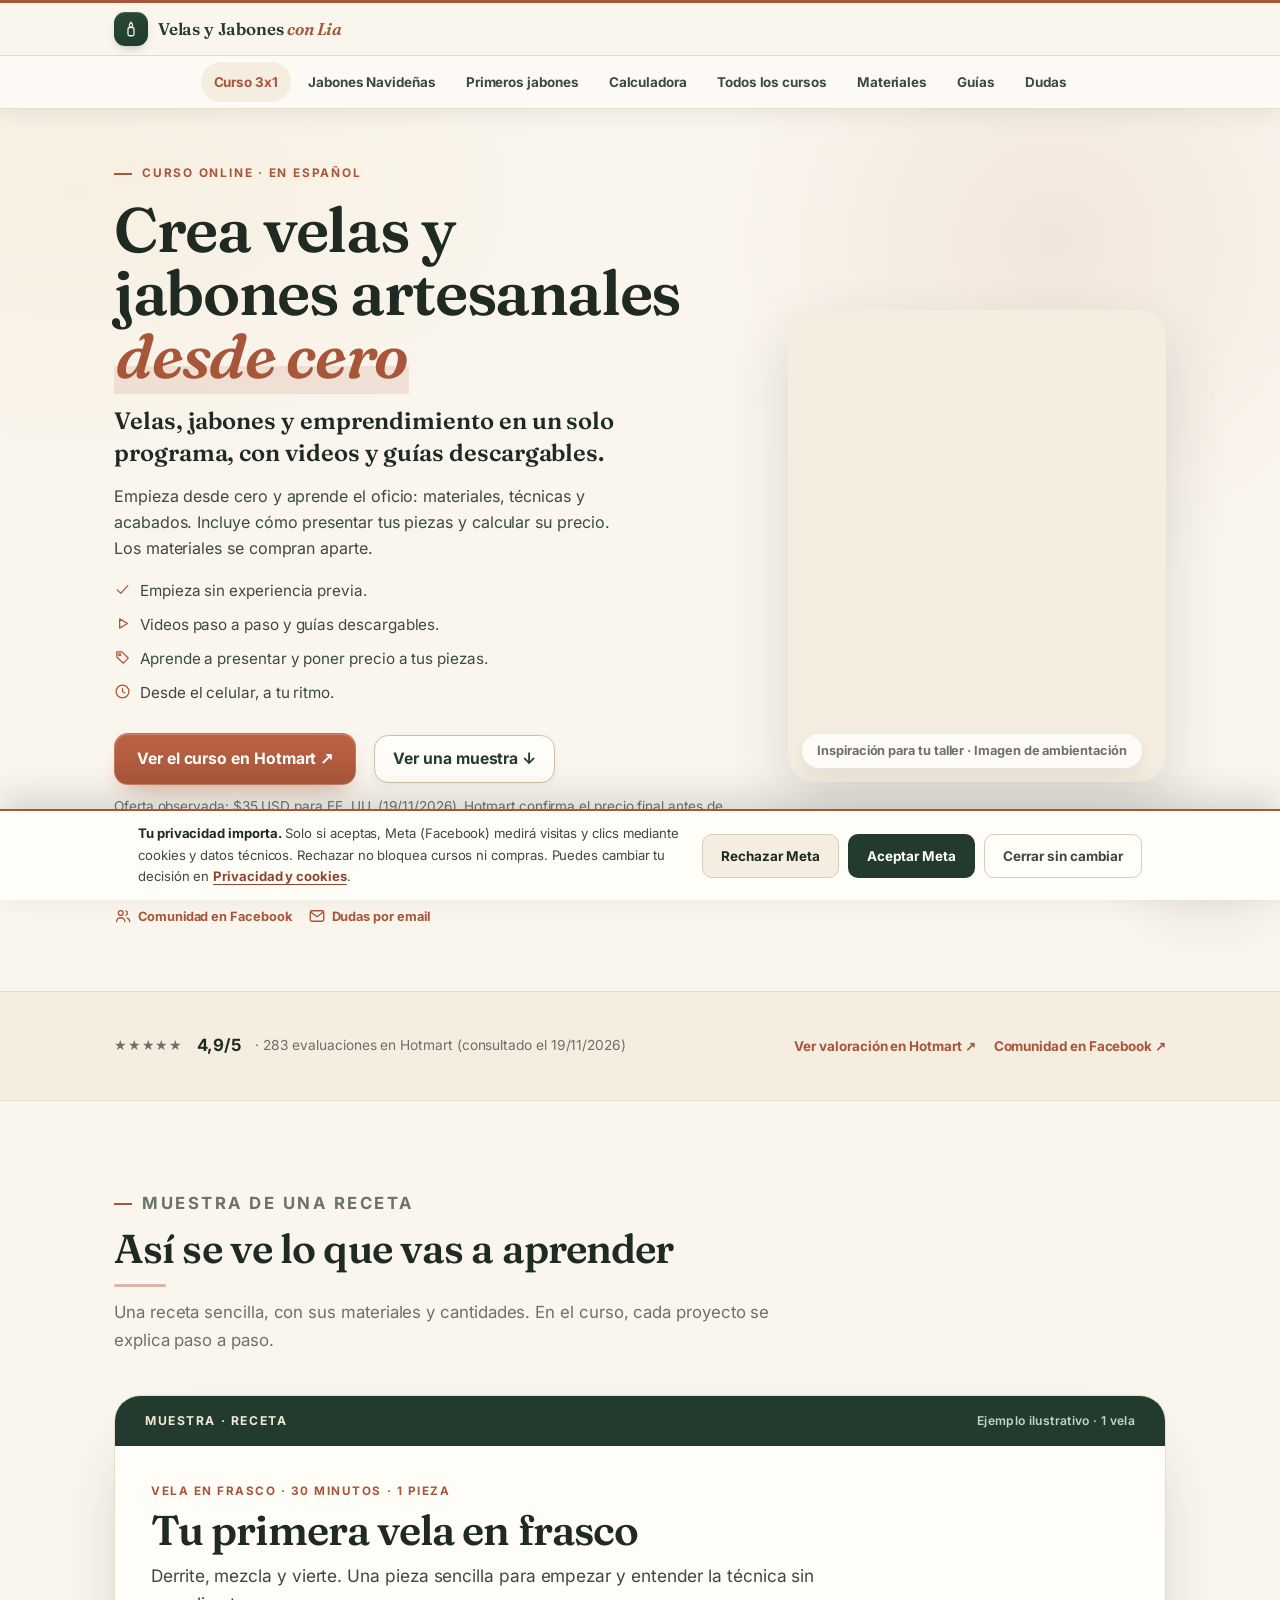
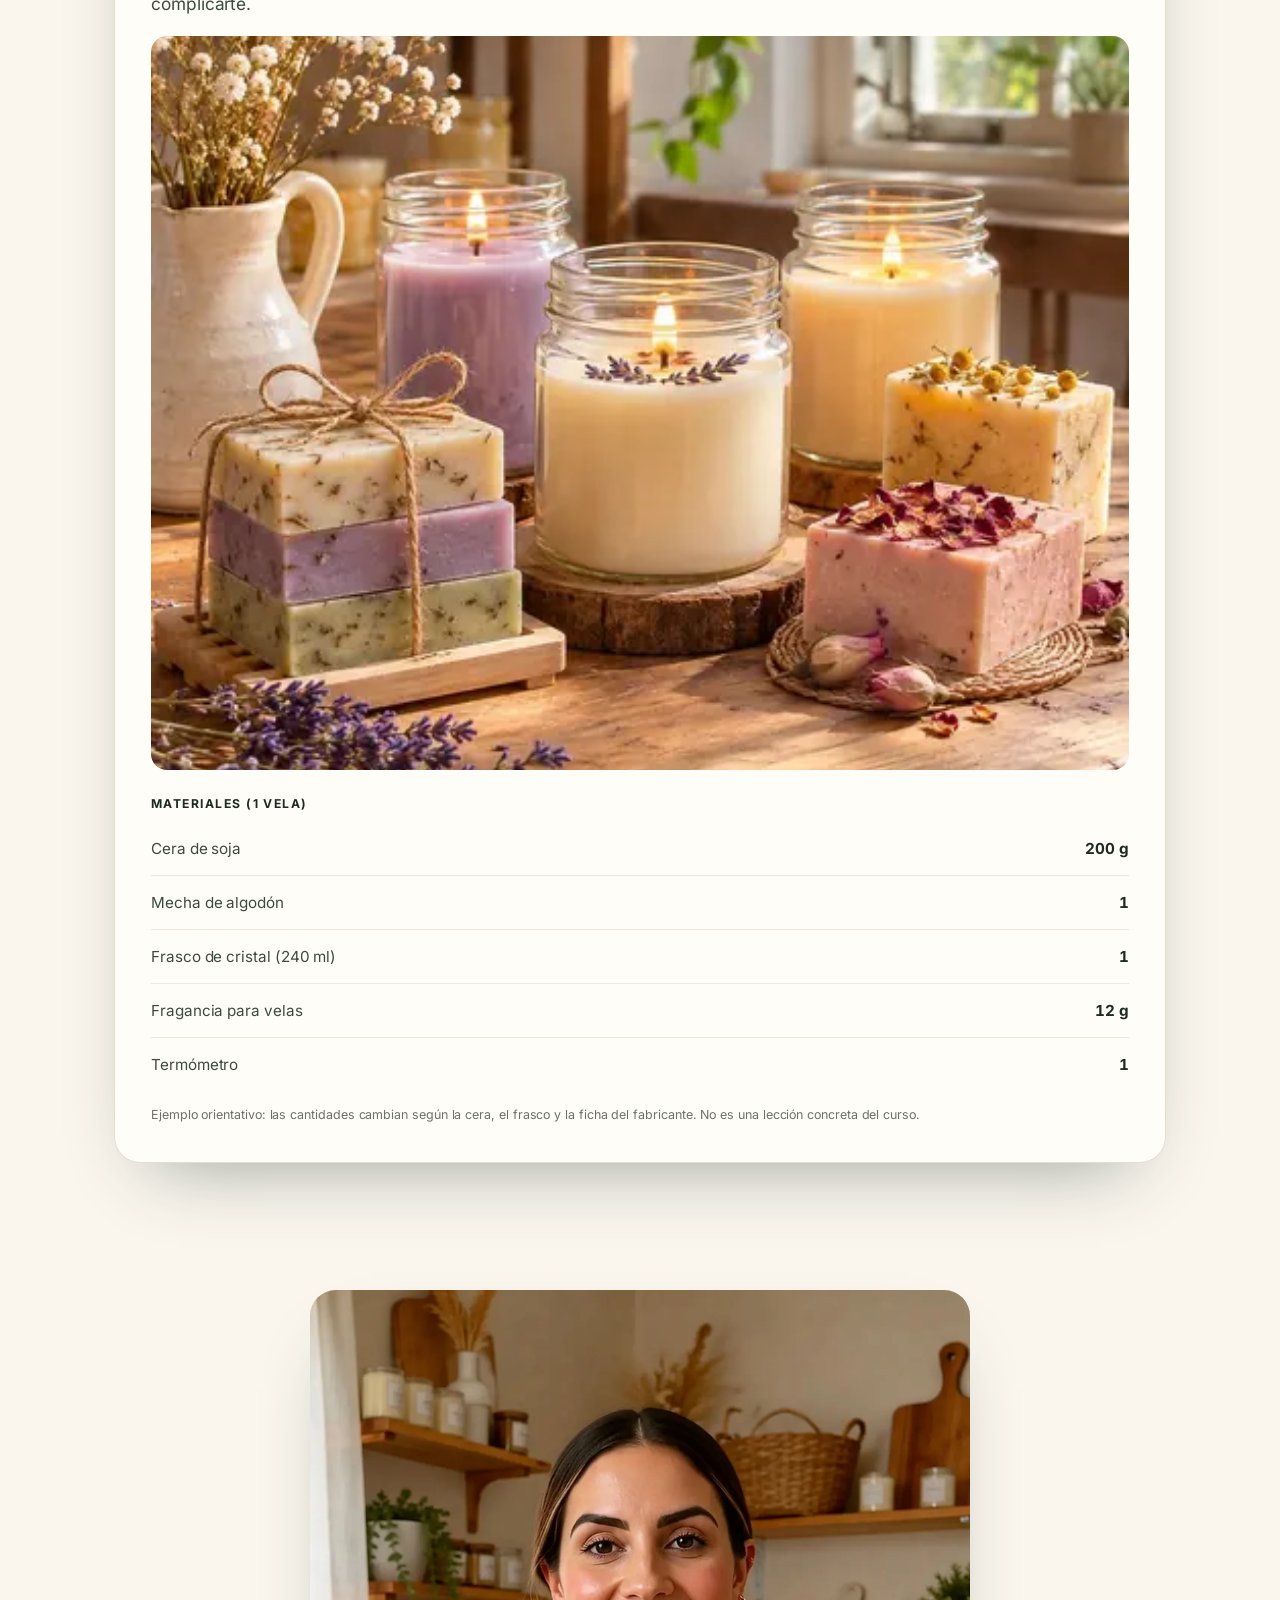
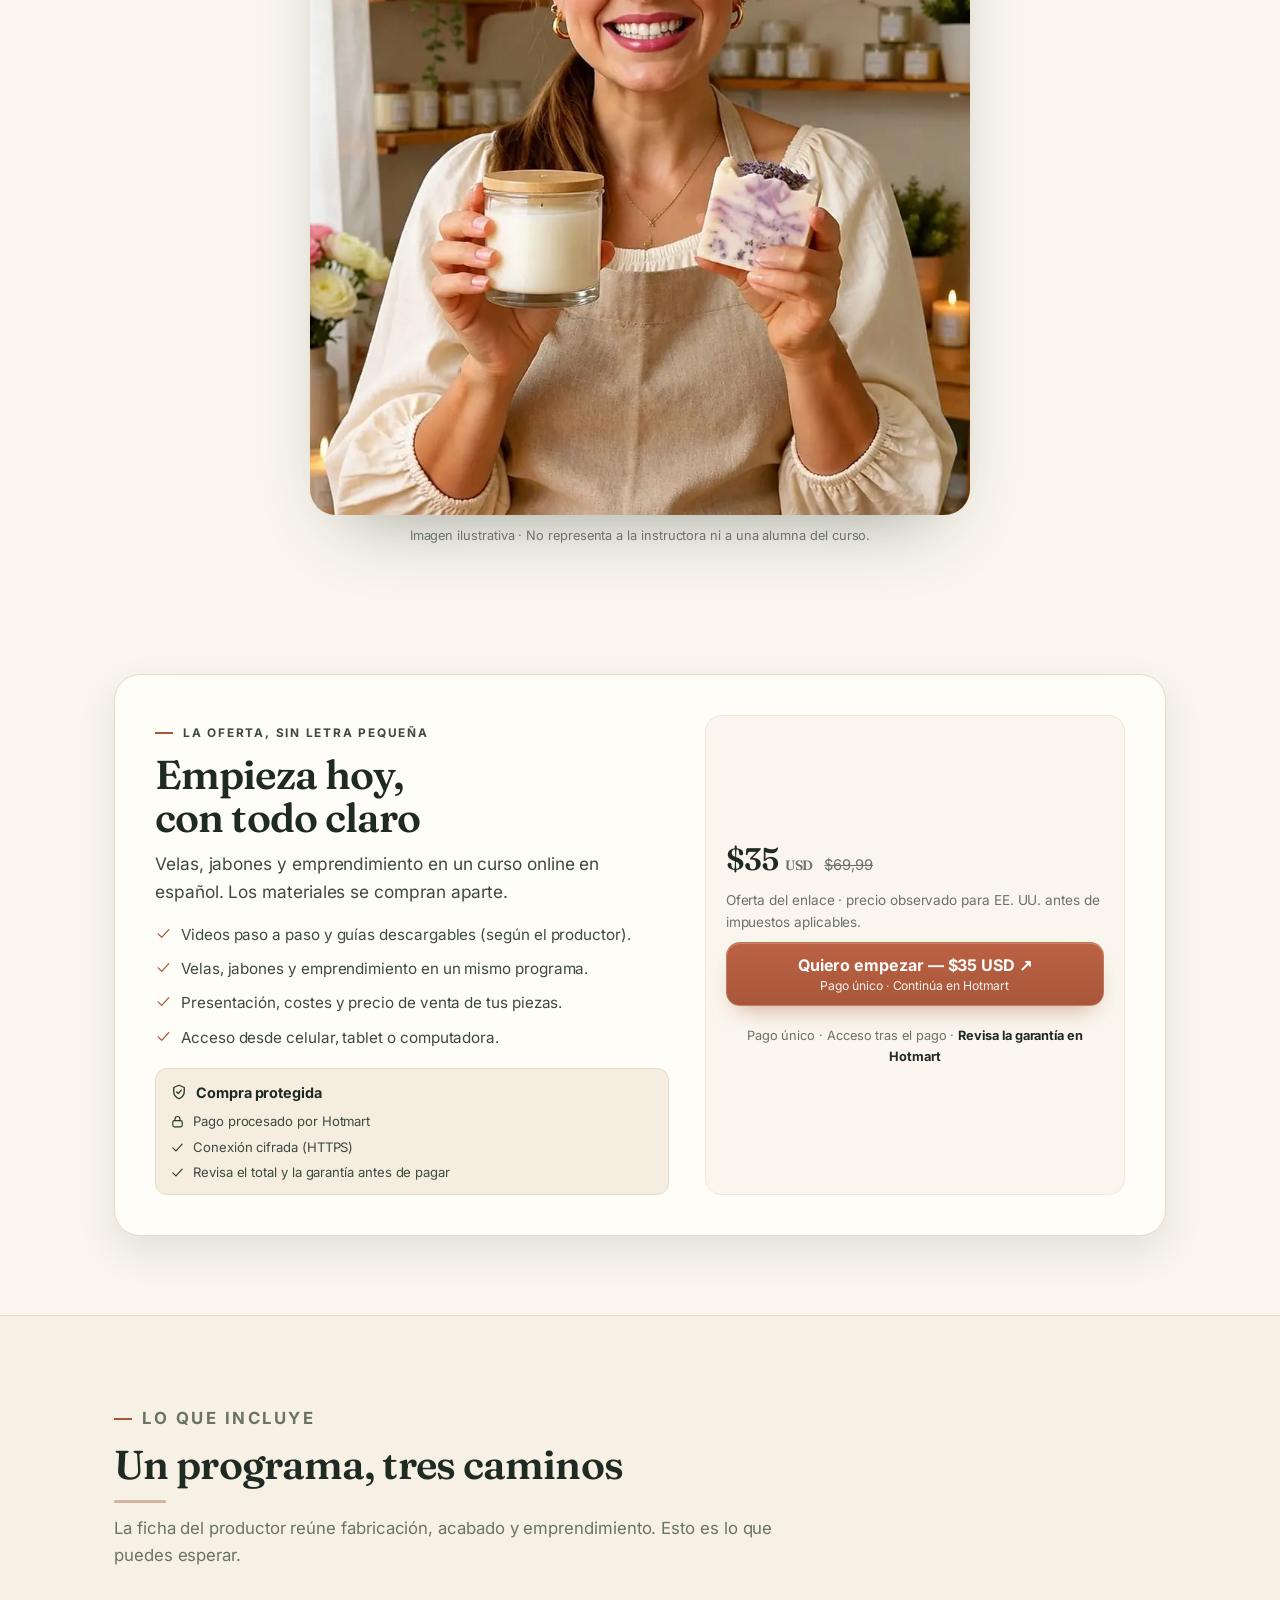
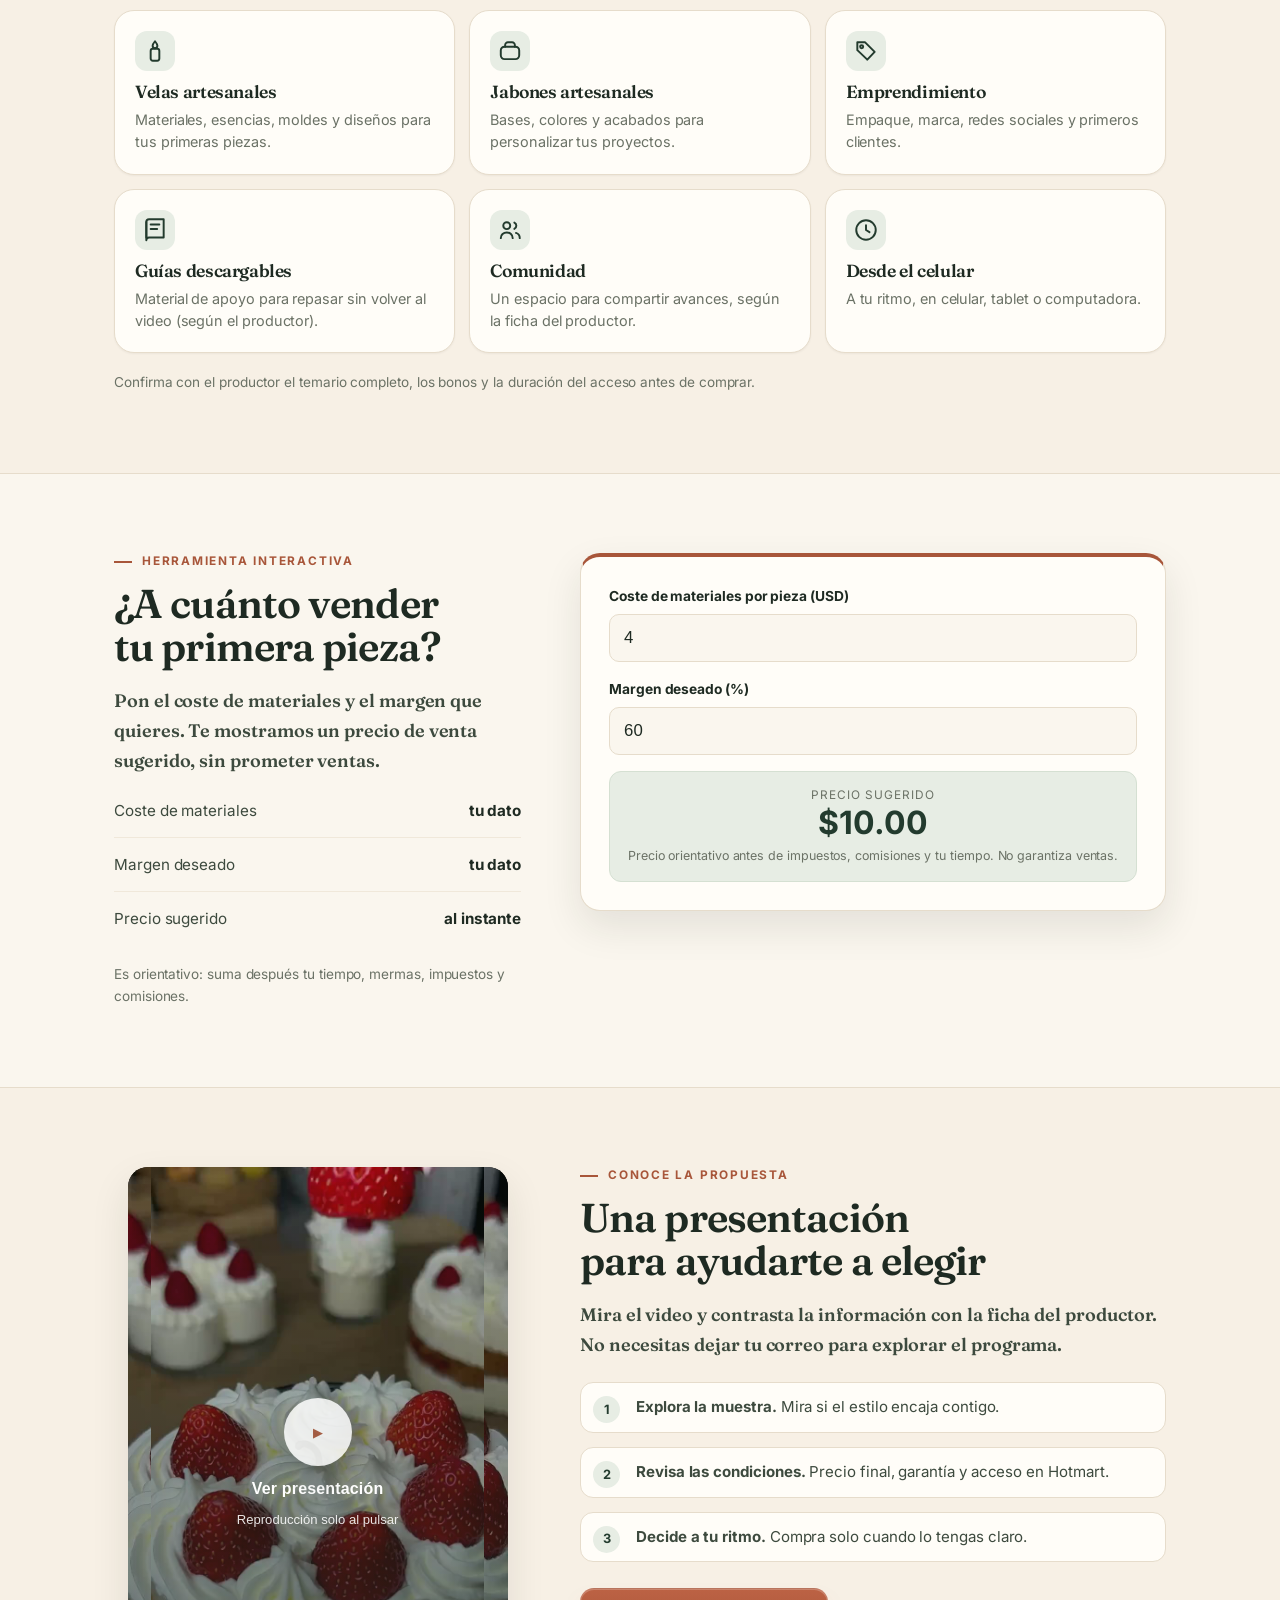
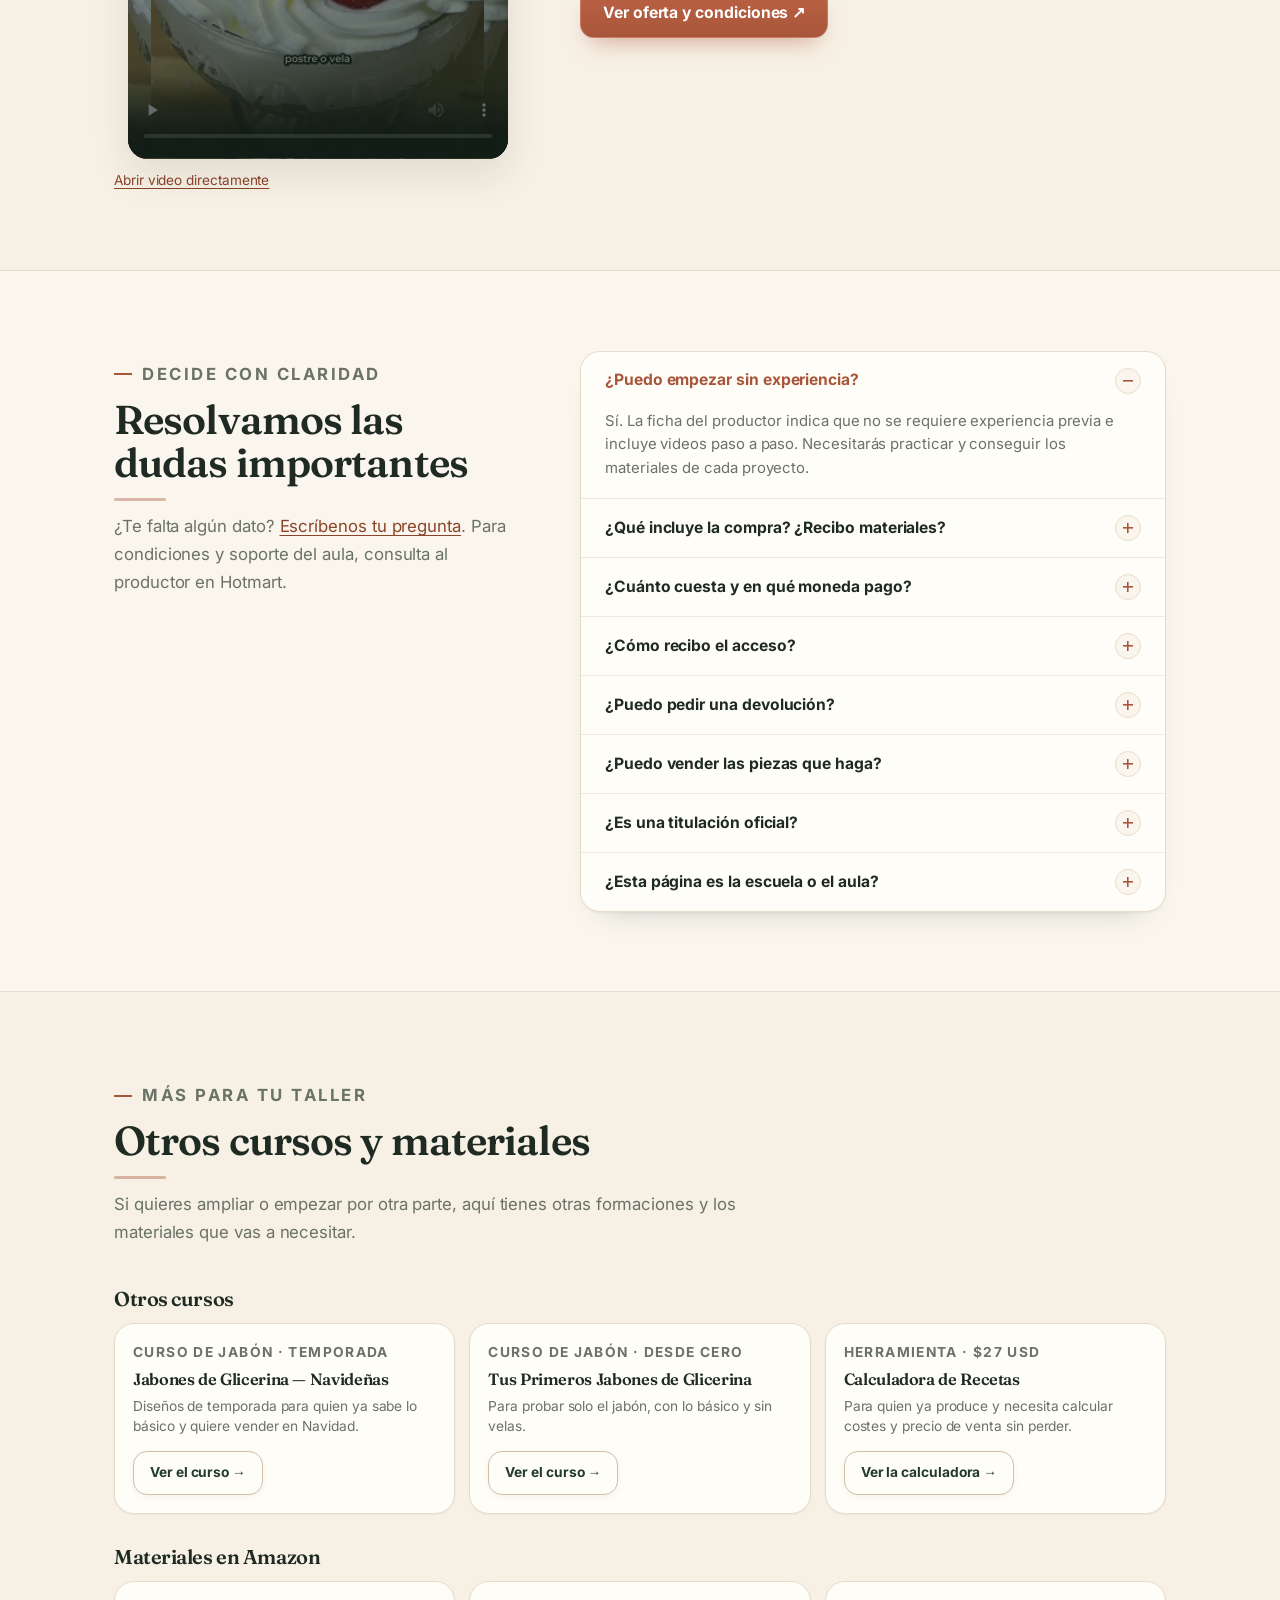
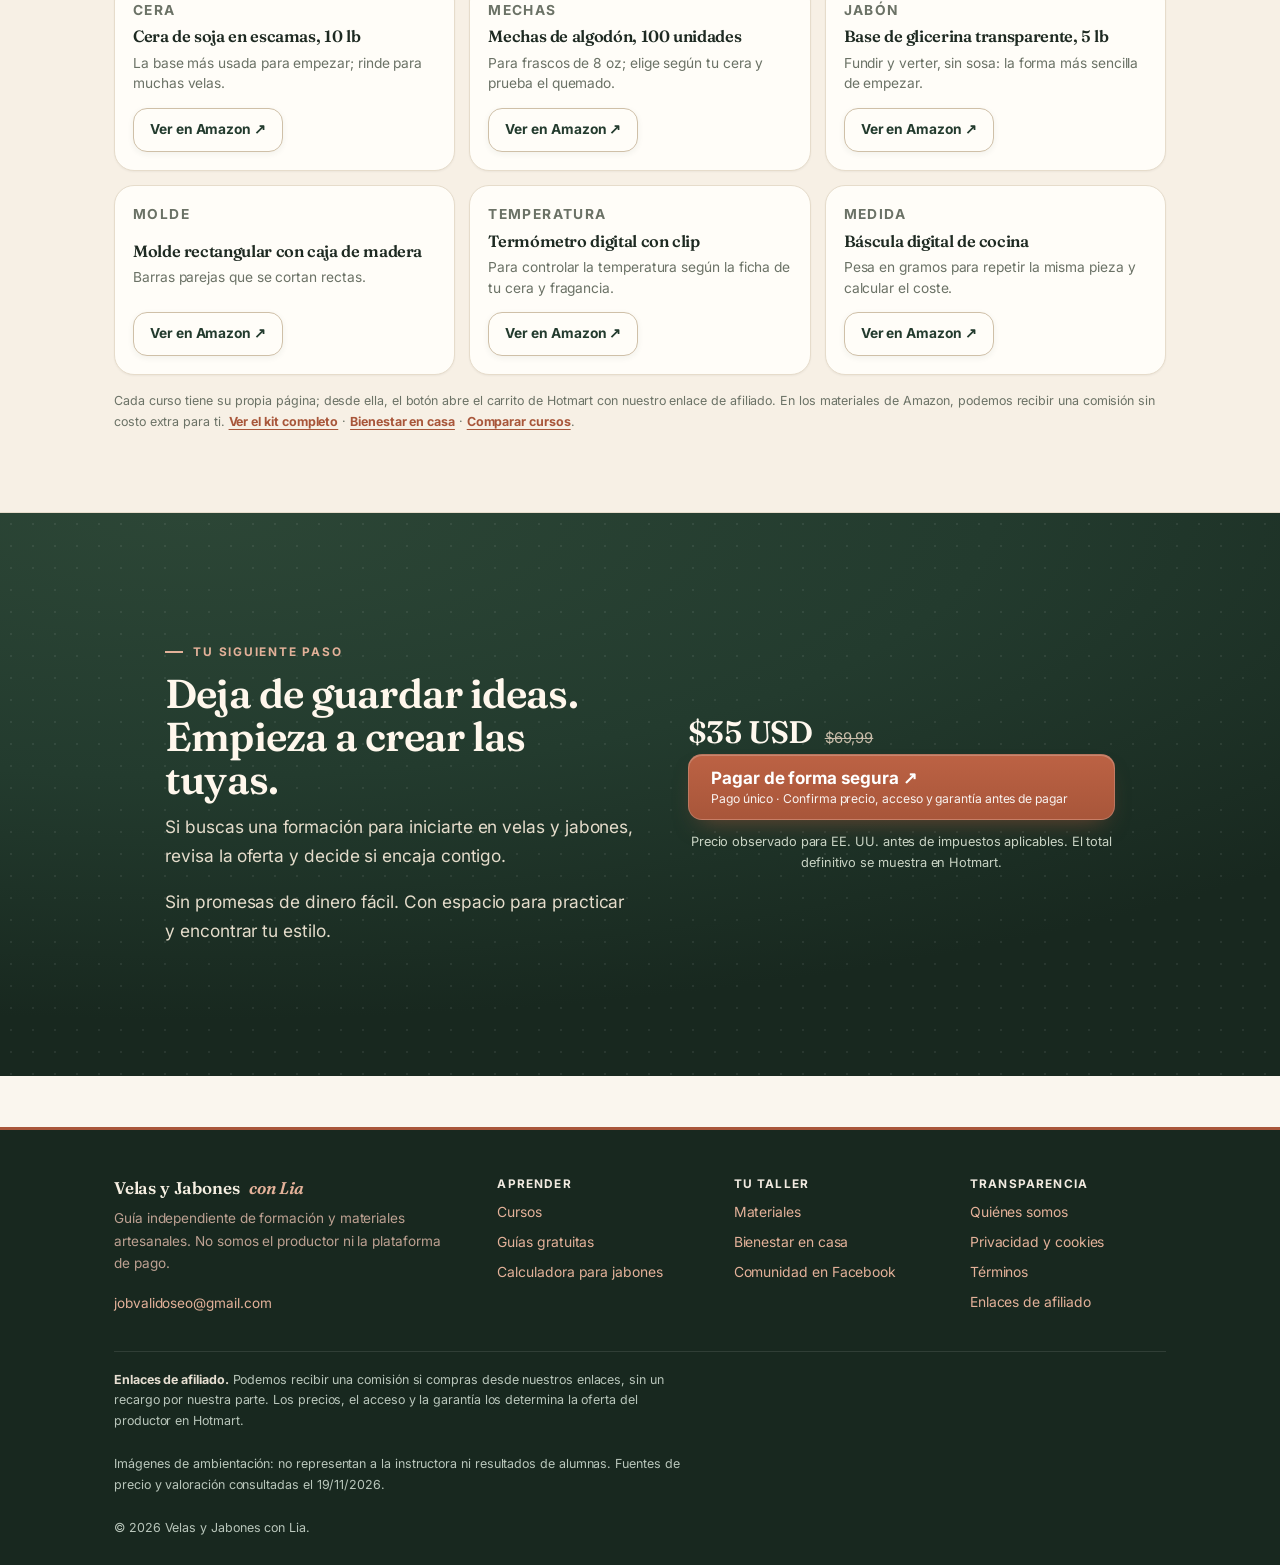
<file: index.html>
<!DOCTYPE html>
<html lang="es">
<head>
<meta charset="UTF-8">
<meta name="viewport" content="width=device-width, initial-scale=1">
<title>Velas y Jabones Artesanales con Lia | Aprende paso a paso</title>
<meta name="description" content="Aprende a crear velas y jabones artesanales desde cero, con videos y guías. Curso online en español. Consulta la oferta y las 283 reseñas reales en Hotmart antes de comprar.">
<link rel="canonical" href="https://avali2.github.io/">
<meta name="theme-color" content="#FAF6EE">
<meta name="robots" content="index,follow,max-image-preview:large">
<meta property="og:type" content="website">
<meta property="og:locale" content="es_ES">
<meta property="og:site_name" content="Velas y Jabones con Lia">
<meta property="og:title" content="Velas y Jabones Artesanales con Lia — aprende paso a paso">
<meta property="og:description" content="Velas, jabones y emprendimiento en un curso online en español. 4,9/5 con 283 reseñas en Hotmart. Mira una muestra antes de decidir.">
<meta property="og:url" content="https://avali2.github.io/">
<meta property="og:image" content="https://avali2.github.io/assets/img/og-image.jpg">
<meta property="og:image:width" content="1200">
<meta property="og:image:height" content="630">
<meta name="twitter:card" content="summary_large_image">
<meta name="twitter:image" content="https://avali2.github.io/assets/img/og-image.jpg">
<link rel="icon" href="data:image/svg+xml,%3Csvg xmlns='http://www.w3.org/2000/svg' viewBox='0 0 32 32'%3E%3Crect width='32' height='32' rx='8' fill='%23233B2E'/%3E%3Crect x='11' y='14' width='10' height='12' rx='2.5' fill='%23FAF6EE'/%3E%3Cpath d='M16 5c2 2.4 3 3.9 3 5.4a3 3 0 0 1-6 0C13 8.9 14 7.4 16 5Z' fill='%23A8563A'/%3E%3C/svg%3E">
<link rel="stylesheet" href="assets/css/site.css?v=7">
<link rel="stylesheet" href="assets/css/consent.css?v=7">
<link rel="stylesheet" href="assets/fonts/fonts.css?v=1">
<link rel="stylesheet" href="assets/css/editorial.css?v=10">
<script type="application/ld+json">
{"@context":"https://schema.org","@graph":[{"@type":"WebSite","@id":"https://avali2.github.io/#sitio","name":"Velas y Jabones con Lia","url":"https://avali2.github.io/","inLanguage":"es"},{"@type":"Course","name":"Velas y Jabones Artesanales OFERTA 3x1","description":"Curso online en español de velas, jabones y emprendimiento para principiantes.","provider":{"@type":"Organization","name":"Mapo Agency LLC"},"inLanguage":"es","url":"https://avali2.github.io/"}]}
</script>
</head>
<body class="page-curso sales-page">
<a class="skip-link" href="#contenido">Saltar al contenido</a>

<svg xmlns="http://www.w3.org/2000/svg" style="position:absolute;width:0;height:0;overflow:hidden" aria-hidden="true" focusable="false">
<symbol id="i-check" viewBox="0 0 24 24"><path d="M4.5 12.5 9.5 17.5 19.5 6.5"/></symbol>
<symbol id="i-shield" viewBox="0 0 24 24"><path d="M12 3l7 3v5.2c0 4.4-3 8.1-7 9.8-4-1.7-7-5.4-7-9.8V6l7-3Z"/><path d="M9 12l2 2 4-4.5"/></symbol>
<symbol id="i-lock" viewBox="0 0 24 24"><rect x="4.5" y="10.5" width="15" height="10" rx="2.4"/><path d="M8 10.5V8a4 4 0 0 1 8 0v2.5"/></symbol>
<symbol id="i-play" viewBox="0 0 24 24"><path d="M8 5.5v13l11-6.5-11-6.5Z"/></symbol>
<symbol id="i-clock" viewBox="0 0 24 24"><circle cx="12" cy="12" r="9"/><path d="M12 7.5V12l3.2 2"/></symbol>
<symbol id="i-users" viewBox="0 0 24 24"><circle cx="9" cy="8" r="3.2"/><path d="M3.5 19.5c0-3 2.5-5.2 5.5-5.2s5.5 2.2 5.5 5.2"/><path d="M16 5.2A3.2 3.2 0 0 1 16 11"/><path d="M17.5 14.7c2 .6 3.5 2.3 3.5 4.8"/></symbol>
<symbol id="i-mail" viewBox="0 0 24 24"><rect x="3" y="5" width="18" height="14" rx="2.4"/><path d="m4 7 8 6 8-6"/></symbol>
<symbol id="i-arrow" viewBox="0 0 24 24"><path d="M4 12h15"/><path d="M13 6l6 6-6 6"/></symbol>
<symbol id="i-candle" viewBox="0 0 24 24"><rect x="8" y="10" width="8" height="11" rx="2"/><path d="M12 3c1.4 1.7 2.2 2.9 2.2 4.2a2.2 2.2 0 0 1-4.4 0C9.8 5.9 10.6 4.7 12 3Z"/></symbol>
<symbol id="i-soap" viewBox="0 0 24 24"><rect x="3.5" y="8" width="17" height="11.5" rx="3.5"/><path d="M7.5 8V6.6A2.6 2.6 0 0 1 10.1 4h3.8a2.6 2.6 0 0 1 2.6 2.6V8"/></symbol>
<symbol id="i-calc" viewBox="0 0 24 24"><rect x="4.5" y="3" width="15" height="18" rx="2.4"/><path d="M8 7h8"/><path d="M8.5 11.5h.01M12 11.5h.01M15.5 11.5h.01M8.5 15h.01M12 15h.01M15.5 15h.01M8.5 18.2h.01M12 18.2h.01M15.5 18.2h.01"/></symbol>
<symbol id="i-chat" viewBox="0 0 24 24"><path d="M4 5.5h16v11H9l-4 3.5v-3.5H4Z"/><path d="M8 10h8M8 13h5"/></symbol>
<symbol id="i-cart" viewBox="0 0 24 24"><path d="M3 4h2l2.4 10.2a2 2 0 0 0 2 1.6h7.6a2 2 0 0 0 2-1.5L21 8H6"/><circle cx="9.5" cy="19" r="1.4"/><circle cx="17.5" cy="19" r="1.4"/></symbol>
<symbol id="i-star" viewBox="0 0 24 24"><path d="M12 3.5l2.6 5.3 5.9.9-4.3 4.1 1 5.8-5.2-2.7-5.2 2.7 1-5.8L3.5 9.7l5.9-.9L12 3.5Z"/></symbol>
<symbol id="i-tag" viewBox="0 0 24 24"><path d="M4 4h7.2L20 12.8 13.2 20 4 11.2V4Z"/><circle cx="8" cy="8" r="1.4"/></symbol>
<symbol id="i-book" viewBox="0 0 24 24"><path d="M4 4.5A2.5 2.5 0 0 1 6.5 2H20v17H6.5A2.5 2.5 0 0 0 4 21.5V4.5Z"/><path d="M4 19V4.5M8 7h8M8 11h6"/></symbol>
</svg>

<header class="topbar">
  <div class="wrap topbar-main">
    <a class="brand" href="index.html">
      <span class="brand-mark" aria-hidden="true"><svg viewBox="0 0 24 24" fill="none" stroke="currentColor" stroke-width="1.7" stroke-linecap="round" stroke-linejoin="round"><rect x="8" y="10" width="8" height="11" rx="2"/><path d="M12 3c1.4 1.7 2.2 2.9 2.2 4.2a2.2 2.2 0 0 1-4.4 0C9.8 5.9 10.6 4.7 12 3Z"/></svg></span>
      <span>Velas y Jabones <em>con Lia</em></span>
    </a>
    <button type="button" class="menu-toggle" aria-expanded="false" aria-controls="mobile-menu">Menú <span class="caret">▾</span></button>
  </div>
  <nav class="topnav" id="nav" aria-label="Menú principal">
    <div class="wrap topnav-in">
      <a href="index.html">Curso 3x1</a>
      <a href="curso-jabones-navidenas.html">Jabones Navideñas</a>
      <a href="curso-primeros-jabones.html">Primeros jabones</a>
      <a href="calculadora.html">Calculadora</a>
      <a href="tienda.html">Todos los cursos</a>
      <a href="kit.html">Materiales</a>
      <a href="guias.html">Guías</a>
      <a href="index.html#faq">Dudas</a>
    </div>
  </nav>
  <nav class="mobile-menu" id="mobile-menu" aria-label="Menú móvil">
    <a href="index.html">Curso 3x1</a>
    <a href="curso-jabones-navidenas.html">Jabones Navideñas</a>
    <a href="curso-primeros-jabones.html">Primeros jabones</a>
    <a href="calculadora.html">Calculadora</a>
    <a href="tienda.html">Todos los cursos</a>
    <a href="kit.html">Materiales</a>
    <a href="guias.html">Guías</a>
    <a href="index.html#faq">Dudas</a>
  </nav>
</header>

<main id="contenido">
  <!-- ============================================================ HÉROE -->
  <section class="hero">
    <div class="wrap hero-grid hero-grid--editorial">
      <div class="hero-copy hero-copy--value">
        <p class="eyebrow">Curso online · En español</p>
        <h1>Crea velas y jabones artesanales <em>desde cero</em></h1>
        <p class="hero-sub">Velas, jabones y emprendimiento en un solo programa, con videos y guías descargables.</p>
        <p class="hero-body">Empieza desde cero y aprende el oficio: materiales, técnicas y acabados. Incluye cómo presentar tus piezas y calcular su precio. Los materiales se compran aparte.</p>

        <ul class="check-list hero-checks">
          <li><svg class="ico" aria-hidden="true"><use href="#i-check"/></svg><span>Empieza sin experiencia previa.</span></li>
          <li><svg class="ico" aria-hidden="true"><use href="#i-play"/></svg><span>Videos paso a paso y guías descargables.</span></li>
          <li><svg class="ico" aria-hidden="true"><use href="#i-tag"/></svg><span>Aprende a presentar y poner precio a tus piezas.</span></li>
          <li><svg class="ico" aria-hidden="true"><use href="#i-clock"/></svg><span>Desde el celular, a tu ritmo.</span></li>
        </ul>

        <div class="hero-actions">
          <a class="cta hero-action-primary" href="https://pay.hotmart.com/T96306980O?off=8ktju06n&amp;checkoutMode=10&amp;ref=O107442122M&amp;src=LANDHERO" target="_blank" rel="sponsored noopener" data-hotmart data-placement="hero-top">Ver el curso en Hotmart ↗</a>
          <a class="cta cta--ghost" href="#muestra">Ver una muestra ↓</a>
        </div>
        <p class="small muted mt-1">Oferta observada: $35 USD para EE. UU. (19/11/2026). Hotmart confirma el precio final antes de pagar. <a class="hero-offer-link" href="#oferta-precio">Ver precio y condiciones ↓</a></p>

        <div class="trust-row">
          <a class="trust-badge" href="https://hotmart.com/es/marketplace/productos/velas-y-jabones-artesanales-oferta-2x1/T96306980O" target="_blank" rel="noopener"><svg class="ico" aria-hidden="true"><use href="#i-star"/></svg> 4,9/5 · 283 reseñas en Hotmart ↗</a>
          <span class="trust-badge"><svg class="ico" aria-hidden="true"><use href="#i-lock"/></svg> Pago por Hotmart</span>
          <span class="trust-badge"><svg class="ico" aria-hidden="true"><use href="#i-shield"/></svg> Conexión cifrada</span>
        </div>
        <div class="social-row">
          <a href="https://www.facebook.com/Liavelasjabones" target="_blank" rel="noopener"><svg class="ico" aria-hidden="true"><use href="#i-users"/></svg> Comunidad en Facebook</a>
          <a href="mailto:jobvalidoseo@gmail.com?subject=Duda%20antes%20de%20comprar%20el%20curso"><svg class="ico" aria-hidden="true"><use href="#i-mail"/></svg> Dudas por email</a>
        </div>
      </div>
      <figure class="hero-figure figure-clean">
        <div class="figure-media"><picture><source type="image/webp" srcset="assets/img/taller-480.webp 480w, assets/img/taller-800.webp 800w, assets/img/taller-1000.webp 1000w" sizes="(max-width: 900px) 92vw, 400px"><img src="assets/img/taller-800.jpg" width="800" height="999" alt="Velas encendidas y jabones artesanales sobre una mesa" fetchpriority="high" decoding="async"></picture></div>
        <figcaption>Inspiración para tu taller · Imagen de ambientación</figcaption>
      </figure>
    </div>
  </section>

  <!-- ======================================================= PRUEBA SOCIAL -->
  <section class="proof" id="evaluaciones" aria-label="Valoraciones reales">
    <div class="wrap proof-in">
      <div class="proof-main">
        <span class="proof-stars" aria-hidden="true">★★★★★</span>
        <b>4,9/5</b>
        <span>· 283 evaluaciones en Hotmart (consultado el 19/11/2026)</span>
      </div>
      <div class="proof-links">
        <a href="https://hotmart.com/es/marketplace/productos/velas-y-jabones-artesanales-oferta-2x1/T96306980O" target="_blank" rel="noopener">Ver valoración en Hotmart ↗</a>
        <a href="https://www.facebook.com/Liavelasjabones" target="_blank" rel="noopener">Comunidad en Facebook ↗</a>
      </div>
    </div>
  </section>

  <!-- ================================================== MUESTRA / RECETA -->
  <section class="section" id="muestra">
    <div class="wrap">
      <div class="section-head">
        <p class="eyebrow">Muestra de una receta</p>
        <h2>Así se ve lo que vas a aprender</h2>
        <p>Una receta sencilla, con sus materiales y cantidades. En el curso, cada proyecto se explica paso a paso.</p>
      </div>

      <div class="sample-card">
        <div class="sample-head"><span>Muestra · receta</span><span class="sample-meta">Ejemplo ilustrativo · 1 vela</span></div>
        <div class="sample-body">
          <p class="sample-eyebrow">Vela en frasco · 30 minutos · 1 pieza</p>
          <h3 class="sample-title">Tu primera vela en frasco</h3>
          <p class="sample-desc">Derrite, mezcla y vierte. Una pieza sencilla para empezar y entender la técnica sin complicarte.</p>
          <div class="sample-img"><picture><source type="image/webp" srcset="assets/img/taller-480.webp 480w, assets/img/taller-800.webp 800w, assets/img/taller-1000.webp 1000w" sizes="(max-width: 900px) 90vw, 56vw"><img src="assets/img/taller-800.jpg" width="1000" height="1249" alt="Velas y jabones artesanales sobre una mesa de taller" loading="lazy" decoding="async"></picture></div>
          <p class="sample-sub">Materiales (1 vela)</p>
          <ul class="ing-list">
            <li><span>Cera de soja</span><b>200 g</b></li>
            <li><span>Mecha de algodón</span><b>1</b></li>
            <li><span>Frasco de cristal (240 ml)</span><b>1</b></li>
            <li><span>Fragancia para velas</span><b>12 g</b></li>
            <li><span>Termómetro</span><b>1</b></li>
          </ul>
          <p class="sample-note">Ejemplo orientativo: las cantidades cambian según la cera, el frasco y la ficha del fabricante. No es una lección concreta del curso.</p>
        </div>
      </div>
    </div>
  </section>

  <!-- ================================================ IMAGEN DE AMBIENTACIÓN -->
  <section class="section section--photo" id="artesana" aria-label="Inspiración artesanal">
    <div class="wrap">
      <figure class="photo-big">
        <picture><source type="image/webp" srcset="assets/img/lia-420.webp 420w, assets/img/lia-640.webp 640w, assets/img/lia-880.webp 880w" sizes="(max-width: 900px) 92vw, 720px"><img src="assets/img/lia-640.jpg" width="880" height="1563" alt="Imagen ilustrativa de una mujer mostrando una vela y un jabón artesanal; no representa a la instructora" loading="lazy" decoding="async"></picture>
        <figcaption>Imagen ilustrativa · No representa a la instructora ni a una alumna del curso.</figcaption>
      </figure>
    </div>
  </section>

  <!-- ===================================================== OFERTA / PRECIO -->
  <section class="section" id="oferta-precio">
    <div class="wrap">
      <div class="offer-block">
        <div class="offer-copy">
          <p class="eyebrow">La oferta, sin letra pequeña</p>
          <h2>Empieza hoy, con todo claro</h2>
          <p>Velas, jabones y emprendimiento en un curso online en español. Los materiales se compran aparte.</p>
          <ul class="check-list">
            <li><svg class="ico" aria-hidden="true"><use href="#i-check"/></svg><span>Videos paso a paso y guías descargables (según el productor).</span></li>
            <li><svg class="ico" aria-hidden="true"><use href="#i-check"/></svg><span>Velas, jabones y emprendimiento en un mismo programa.</span></li>
            <li><svg class="ico" aria-hidden="true"><use href="#i-check"/></svg><span>Presentación, costes y precio de venta de tus piezas.</span></li>
            <li><svg class="ico" aria-hidden="true"><use href="#i-check"/></svg><span>Acceso desde celular, tablet o computadora.</span></li>
          </ul>
          <div class="secure-box">
            <p class="secure-title"><svg class="ico" aria-hidden="true"><use href="#i-shield"/></svg> Compra protegida</p>
            <ul>
              <li><svg class="ico" aria-hidden="true"><use href="#i-lock"/></svg> Pago procesado por Hotmart</li>
              <li><svg class="ico" aria-hidden="true"><use href="#i-check"/></svg> Conexión cifrada (HTTPS)</li>
              <li><svg class="ico" aria-hidden="true"><use href="#i-check"/></svg> Revisa el total y la garantía antes de pagar</li>
            </ul>
          </div>
        </div>
        <div class="offer-side">
          <div class="price-row"><span class="price-now">$35 <span class="small muted">USD</span></span><span class="price-was">$69,99</span></div>
          <p class="small muted">Oferta del enlace · precio observado para EE. UU. antes de impuestos aplicables.</p>
          <a class="cta cta--hero" href="https://pay.hotmart.com/T96306980O?off=8ktju06n&amp;checkoutMode=10&amp;ref=O107442122M&amp;src=LANDVELAS1" target="_blank" rel="sponsored noopener" data-hotmart data-placement="hero" data-sticky-anchor>
            <span>Quiero empezar — $35 USD ↗</span>
            <small>Pago único · Continúa en Hotmart</small>
          </a>
          <p class="reassure">Pago único · Acceso tras el pago · <b>Revisa la garantía en Hotmart</b></p>
        </div>
      </div>
    </div>
  </section>

  <!-- ==================================================== QUÉ INCLUYE -->
  <section class="section band" id="incluye">
    <div class="wrap">
      <div class="section-head">
        <p class="eyebrow">Lo que incluye</p>
        <h2>Un programa, tres caminos</h2>
        <p>La ficha del productor reúne fabricación, acabado y emprendimiento. Esto es lo que puedes esperar.</p>
      </div>
      <div class="inc-grid">
        <article class="inc-card"><span class="inc-ico" aria-hidden="true"><svg class="ico ico--lg"><use href="#i-candle"/></svg></span><h3>Velas artesanales</h3><p>Materiales, esencias, moldes y diseños para tus primeras piezas.</p></article>
        <article class="inc-card"><span class="inc-ico" aria-hidden="true"><svg class="ico ico--lg"><use href="#i-soap"/></svg></span><h3>Jabones artesanales</h3><p>Bases, colores y acabados para personalizar tus proyectos.</p></article>
        <article class="inc-card"><span class="inc-ico" aria-hidden="true"><svg class="ico ico--lg"><use href="#i-tag"/></svg></span><h3>Emprendimiento</h3><p>Empaque, marca, redes sociales y primeros clientes.</p></article>
        <article class="inc-card"><span class="inc-ico" aria-hidden="true"><svg class="ico ico--lg"><use href="#i-book"/></svg></span><h3>Guías descargables</h3><p>Material de apoyo para repasar sin volver al video (según el productor).</p></article>
        <article class="inc-card"><span class="inc-ico" aria-hidden="true"><svg class="ico ico--lg"><use href="#i-users"/></svg></span><h3>Comunidad</h3><p>Un espacio para compartir avances, según la ficha del productor.</p></article>
        <article class="inc-card"><span class="inc-ico" aria-hidden="true"><svg class="ico ico--lg"><use href="#i-clock"/></svg></span><h3>Desde el celular</h3><p>A tu ritmo, en celular, tablet o computadora.</p></article>
      </div>
      <p class="small muted mt-2">Confirma con el productor el temario completo, los bonos y la duración del acceso antes de comprar.</p>
    </div>
  </section>

  <!-- ==================================================== CALCULADORA -->
  <section class="section" id="calculadora">
    <div class="wrap split">
      <div>
        <p class="eyebrow">Herramienta interactiva</p>
        <h2>¿A cuánto vender tu primera pieza?</h2>
        <p class="lead mt-2">Pon el coste de materiales y el margen que quieres. Te mostramos un precio de venta sugerido, sin prometer ventas.</p>
        <ul class="ing-list mt-2" style="max-width:420px">
          <li><span>Coste de materiales</span><b>tu dato</b></li>
          <li><span>Margen deseado</span><b>tu dato</b></li>
          <li><span>Precio sugerido</span><b>al instante</b></li>
        </ul>
        <p class="small muted mt-2">Es orientativo: suma después tu tiempo, mermas, impuestos y comisiones.</p>
      </div>
      <form class="calc-card" id="calc-precio" novalidate aria-label="Calculadora de precio de venta">
        <div class="field"><label for="calc-coste">Coste de materiales por pieza (USD)</label><input type="number" id="calc-coste" value="4" min="0" step="0.01" inputmode="decimal" required aria-describedby="calc-error"></div>
        <div class="field"><label for="calc-margen">Margen deseado (%)</label><input type="number" id="calc-margen" value="60" min="0" max="90" step="1" inputmode="numeric" required aria-describedby="calc-error"></div>
        <p class="calc-error" id="calc-error" role="alert"></p>
        <div class="calc-result" role="status" aria-live="polite"><span>Precio sugerido</span><b id="calc-resultado">—</b><p id="calc-nota">Precio orientativo antes de impuestos y comisiones. No garantiza ventas.</p></div>
      </form>
    </div>
  </section>

  <!-- ========================================================= VÍDEO -->
  <section class="section band" id="video">
    <div class="wrap split">
      <div><div class="video-shell" data-video>
        <img src="vsl-poster.jpg" width="720" height="1280" alt="Portada del video de presentación" loading="lazy" decoding="async">
        <button class="video-play" type="button" aria-label="Reproducir presentación"><span class="video-play-ring" aria-hidden="true">▶</span><b>Ver presentación</b><span>Reproducción solo al pulsar</span></button>
        <video controls playsinline preload="none" poster="vsl-poster.jpg" width="720" height="1280"><source src="vsl-ligero.mp4" type="video/mp4">Puedes <a href="vsl-ligero.mp4">abrir el video</a>.</video>
      </div><p class="small muted mt-1"><a href="vsl-ligero.mp4">Abrir video directamente</a></p></div>
      <div><p class="eyebrow">Conoce la propuesta</p><h2>Una presentación para ayudarte a elegir</h2><p class="lead mt-2">Mira el video y contrasta la información con la ficha del productor. No necesitas dejar tu correo para explorar el programa.</p><ol class="buy-steps"><li><b>Explora la muestra.</b> Mira si el estilo encaja contigo.</li><li><b>Revisa las condiciones.</b> Precio final, garantía y acceso en Hotmart.</li><li><b>Decide a tu ritmo.</b> Compra solo cuando lo tengas claro.</li></ol><a class="cta mt-3" href="https://pay.hotmart.com/T96306980O?off=8ktju06n&amp;checkoutMode=10&amp;ref=O107442122M&amp;src=LANDVELAS3" target="_blank" rel="sponsored noopener" data-placement="video">Ver oferta y condiciones ↗</a></div>
    </div>
  </section>

  <!-- ========================================================== FAQ -->
  <section class="section" id="faq"><div class="wrap split"><div class="section-head"><p class="eyebrow">Decide con claridad</p><h2>Resolvamos las dudas importantes</h2><p>¿Te falta algún dato? <a href="mailto:jobvalidoseo@gmail.com?subject=Duda%20antes%20de%20comprar%20el%20curso">Escríbenos tu pregunta</a>. Para condiciones y soporte del aula, consulta al productor en Hotmart.</p></div><div class="faq">
    <details open><summary>¿Puedo empezar sin experiencia?</summary><p>Sí. La ficha del productor indica que no se requiere experiencia previa e incluye videos paso a paso. Necesitarás practicar y conseguir los materiales de cada proyecto.</p></details>
    <details><summary>¿Qué incluye la compra? ¿Recibo materiales?</summary><p>Es una formación online de velas, jabones y emprendimiento. El productor anuncia videos, guías descargables y comunidad. No incluye un kit físico. Revisa con el productor el listado actualizado de lecciones, bonos y condiciones de acceso.</p></details>
    <details><summary>¿Cuánto cuesta y en qué moneda pago?</summary><p>El enlace de oferta mostraba $35 USD para EE. UU. el 19/11/2026, frente al precio base observado de $69,99 USD. Puede haber impuestos y variaciones. Hotmart te muestra el total y los medios de pago de tu país antes de confirmar.</p></details>
    <details><summary>¿Cómo recibo el acceso?</summary><p>Sigue las instrucciones de Hotmart después de confirmar el pago y utiliza un correo al que tengas acceso. Si no encuentras el mensaje, revisa spam y consulta tu compra en Hotmart.</p></details>
    <details><summary>¿Puedo pedir una devolución?</summary><p>Antes de pagar, comprueba el plazo de garantía y las condiciones de tu oferta en Hotmart. Si necesitas solicitar un reembolso, utiliza los canales de la plataforma dentro del plazo aplicable.</p></details>
    <details><summary>¿Puedo vender las piezas que haga?</summary><p>El programa incluye emprendimiento, pero no garantiza ventas ni ingresos. Antes de vender, comprueba la seguridad del producto y las normas de etiquetado y comercialización de tu país.</p></details>
    <details><summary>¿Es una titulación oficial?</summary><p>No presentamos esta formación como un título oficial. Si el certificado es importante para ti, confirma con el productor su disponibilidad y alcance.</p></details>
    <details><summary>¿Esta página es la escuela o el aula?</summary><p>No. Somos una guía independiente afiliada. El producto es de Mapo Agency LLC y el pago se tramita en Hotmart. Podemos recibir una comisión por las compras desde nuestros enlaces.</p></details>
  </div></div></section>

  <!-- ============================================ OTROS CURSOS / AMAZON -->
  <section class="section band" id="mas">
    <div class="wrap">
      <div class="section-head">
        <p class="eyebrow">Más para tu taller</p>
        <h2>Otros cursos y materiales</h2>
        <p>Si quieres ampliar o empezar por otra parte, aquí tienes otras formaciones y los materiales que vas a necesitar.</p>
      </div>

      <h3 class="shop-title" id="mas-cursos">Otros cursos</h3>
      <div class="shop-grid">
        <article class="shop-card">
          <p class="shop-kicker">Curso de jabón · temporada</p>
          <h3>Jabones de Glicerina — Navideñas</h3>
          <p>Diseños de temporada para quien ya sabe lo básico y quiere vender en Navidad.</p>
          <a class="cta cta--ghost" href="curso-jabones-navidenas.html">Ver el curso →</a>
        </article>
        <article class="shop-card">
          <p class="shop-kicker">Curso de jabón · desde cero</p>
          <h3>Tus Primeros Jabones de Glicerina</h3>
          <p>Para probar solo el jabón, con lo básico y sin velas.</p>
          <a class="cta cta--ghost" href="curso-primeros-jabones.html">Ver el curso →</a>
        </article>
        <article class="shop-card">
          <p class="shop-kicker">Herramienta · $27 USD</p>
          <h3>Calculadora de Recetas</h3>
          <p>Para quien ya produce y necesita calcular costes y precio de venta sin perder.</p>
          <a class="cta cta--ghost" href="calculadora.html">Ver la calculadora →</a>
        </article>
      </div>

      <h3 class="shop-title" id="mas-materiales">Materiales en Amazon</h3>
      <div class="shop-grid">
        <article class="shop-card">
          <p class="shop-kicker">Cera</p>
          <h3>Cera de soja en escamas, 10 lb</h3>
          <p>La base más usada para empezar; rinde para muchas velas.</p>
          <a class="cta cta--ghost" href="https://www.amazon.com/dp/B082P8T7V9?tag=validsumshop-20" target="_blank" rel="sponsored nofollow noopener" data-placement="content">Ver en Amazon ↗</a>
        </article>
        <article class="shop-card">
          <p class="shop-kicker">Mechas</p>
          <h3>Mechas de algodón, 100 unidades</h3>
          <p>Para frascos de 8 oz; elige según tu cera y prueba el quemado.</p>
          <a class="cta cta--ghost" href="https://www.amazon.com/dp/B015W8DWUO?tag=validsumshop-20" target="_blank" rel="sponsored nofollow noopener" data-placement="content">Ver en Amazon ↗</a>
        </article>
        <article class="shop-card">
          <p class="shop-kicker">Jabón</p>
          <h3>Base de glicerina transparente, 5 lb</h3>
          <p>Fundir y verter, sin sosa: la forma más sencilla de empezar.</p>
          <a class="cta cta--ghost" href="https://www.amazon.com/dp/B096T98189?tag=validsumshop-20" target="_blank" rel="sponsored nofollow noopener" data-placement="content">Ver en Amazon ↗</a>
        </article>
        <article class="shop-card">
          <p class="shop-kicker">Molde</p>
          <h3>Molde rectangular con caja de madera</h3>
          <p>Barras parejas que se cortan rectas.</p>
          <a class="cta cta--ghost" href="https://www.amazon.com/dp/B077VKB89R?tag=validsumshop-20" target="_blank" rel="sponsored nofollow noopener" data-placement="content">Ver en Amazon ↗</a>
        </article>
        <article class="shop-card">
          <p class="shop-kicker">Temperatura</p>
          <h3>Termómetro digital con clip</h3>
          <p>Para controlar la temperatura según la ficha de tu cera y fragancia.</p>
          <a class="cta cta--ghost" href="https://www.amazon.com/dp/B0BZHB3CXQ?tag=validsumshop-20" target="_blank" rel="sponsored nofollow noopener" data-placement="content">Ver en Amazon ↗</a>
        </article>
        <article class="shop-card">
          <p class="shop-kicker">Medida</p>
          <h3>Báscula digital de cocina</h3>
          <p>Pesa en gramos para repetir la misma pieza y calcular el coste.</p>
          <a class="cta cta--ghost" href="https://www.amazon.com/dp/B0113UZJE2?tag=validsumshop-20" target="_blank" rel="sponsored nofollow noopener" data-placement="content">Ver en Amazon ↗</a>
        </article>
      </div>

      <p class="shop-note">Cada curso tiene su propia página; desde ella, el botón abre el carrito de Hotmart con nuestro enlace de afiliado. En los materiales de Amazon, podemos recibir una comisión sin costo extra para ti. <a href="kit.html">Ver el kit completo</a> · <a href="bienestar.html">Bienestar en casa</a> · <a href="tienda.html">Comparar cursos</a>.</p>
    </div>
  </section>

  <!-- ==================================================== CIERRE / CTA -->
  <section class="section band--dark" id="empezar"><div class="wrap"><div class="finale"><div class="finale-grid"><div><p class="eyebrow">Tu siguiente paso</p><h2>Deja de guardar ideas.<br>Empieza a crear las tuyas.</h2><p>Si buscas una formación para iniciarte en velas y jabones, revisa la oferta y decide si encaja contigo.</p><p class="mt-2">Sin promesas de dinero fácil. Con espacio para practicar y encontrar tu estilo.</p></div><div><div class="price-row"><span class="price-now">$35 USD</span><span class="price-was">$69,99</span></div><a class="cta cta--hero" href="https://pay.hotmart.com/T96306980O?off=8ktju06n&amp;checkoutMode=10&amp;ref=O107442122M&amp;src=LANDFINAL" target="_blank" rel="sponsored noopener" data-placement="final" data-sticky-anchor><span>Pagar de forma segura ↗</span><small>Pago único · Confirma precio, acceso y garantía antes de pagar</small></a><p class="reassure" style="color:#C9D3C4">Precio observado para EE. UU. antes de impuestos aplicables. El total definitivo se muestra en Hotmart.</p></div></div></div></div></section>
</main>

<footer class="footer"><div class="wrap"><div class="footer-grid"><div class="footer-about"><a class="brand" href="index.html">Velas y Jabones <em>con Lia</em></a><p>Guía independiente de formación y materiales artesanales. No somos el productor ni la plataforma de pago.</p><p class="mt-2"><a href="mailto:jobvalidoseo@gmail.com">jobvalidoseo@gmail.com</a></p></div><div><h4>Aprender</h4><ul><li><a href="tienda.html">Cursos</a></li><li><a href="guias.html">Guías gratuitas</a></li><li><a href="calculadora.html">Calculadora para jabones</a></li></ul></div><div><h4>Tu taller</h4><ul><li><a href="kit.html">Materiales</a></li><li><a href="bienestar.html">Bienestar en casa</a></li><li><a href="https://www.facebook.com/Liavelasjabones" rel="noopener">Comunidad en Facebook</a></li></ul></div><div><h4>Transparencia</h4><ul><li><a href="sobre.html">Quiénes somos</a></li><li><a href="privacidad.html">Privacidad y cookies</a></li><li><a href="terminos.html">Términos</a></li><li><a href="sobre.html#afiliados">Enlaces de afiliado</a></li></ul></div></div><div class="footer-bottom"><p><strong>Enlaces de afiliado.</strong> Podemos recibir una comisión si compras desde nuestros enlaces, sin un recargo por nuestra parte. Los precios, el acceso y la garantía los determina la oferta del productor en Hotmart.</p><p>Imágenes de ambientación: no representan a la instructora ni resultados de alumnas. Fuentes de precio y valoración consultadas el 19/11/2026.</p><p>© <span data-year>2026</span> Velas y Jabones con Lia.</p></div></div></footer>

<div class="sticky-buy" aria-label="Oferta del curso"><div class="sb-price"><b>$35 USD</b><span>Antes de impuestos aplicables</span></div><a class="cta" href="https://pay.hotmart.com/T96306980O?off=8ktju06n&amp;checkoutMode=10&amp;ref=O107442122M&amp;src=LANDSTICKY" target="_blank" rel="sponsored noopener" data-placement="sticky">Quiero empezar ↗</a></div>

<button type="button" class="support-fab" aria-expanded="false" aria-controls="support-panel" aria-label="Abrir dudas y contacto"><svg class="ico" aria-hidden="true"><use href="#i-chat"/></svg><span class="support-fab-label">¿Dudas?</span></button>
<div class="support-panel" id="support-panel" role="dialog" aria-label="Contacto y ayuda"><button type="button" class="close" aria-label="Cerrar">×</button><h3>¿Te ayudamos a decidir?</h3><p>Resolvemos dudas sobre contenido, materiales y compra.</p><a href="mailto:jobvalidoseo@gmail.com?subject=Duda%20antes%20de%20comprar%20el%20curso"><svg class="ico" aria-hidden="true"><use href="#i-mail"/></svg> jobvalidoseo@gmail.com</a><a href="https://www.facebook.com/Liavelasjabones" target="_blank" rel="noopener"><svg class="ico" aria-hidden="true"><use href="#i-users"/></svg> Comunidad en Facebook</a></div>

<script src="assets/js/consent.js?v=7" defer></script>
<script src="assets/js/site.js?v=9" defer></script>
<script src="assets/js/pro.js?v=4" defer></script>
<script>
(function () {
  "use strict";
  var coste = document.getElementById("calc-coste");
  var margen = document.getElementById("calc-margen");
  if (!coste || !margen) return;
  var out = document.getElementById("calc-resultado");
  var nota = document.getElementById("calc-nota");
  var error = document.getElementById("calc-error");
  function actualizar() {
    var c = coste.valueAsNumber;
    var m = margen.valueAsNumber;
    var costeValido = coste.value.trim() !== "" && Number.isFinite(c) && c > 0 && coste.validity.valid;
    var margenValido = margen.value.trim() !== "" && Number.isFinite(m) && m >= 0 && m <= 90 && margen.validity.valid;
    coste.setAttribute("aria-invalid", String(!costeValido));
    margen.setAttribute("aria-invalid", String(!margenValido));
    if (!costeValido || !margenValido) {
      out.textContent = "—";
      error.textContent = !costeValido ? "Introduce un coste mayor que cero." : "El margen debe estar entre 0 y 90 %.";
      nota.textContent = "Corrige los datos para ver un precio orientativo.";
      return;
    }
    error.textContent = "";
    var precio = c / (1 - m / 100);
    out.textContent = "$" + precio.toFixed(2);
    nota.textContent = "Precio orientativo antes de impuestos, comisiones y tu tiempo. No garantiza ventas.";
  }
  coste.addEventListener("input", actualizar);
  margen.addEventListener("input", actualizar);
  actualizar();
})();
</script>
</body>
</html>
</file>
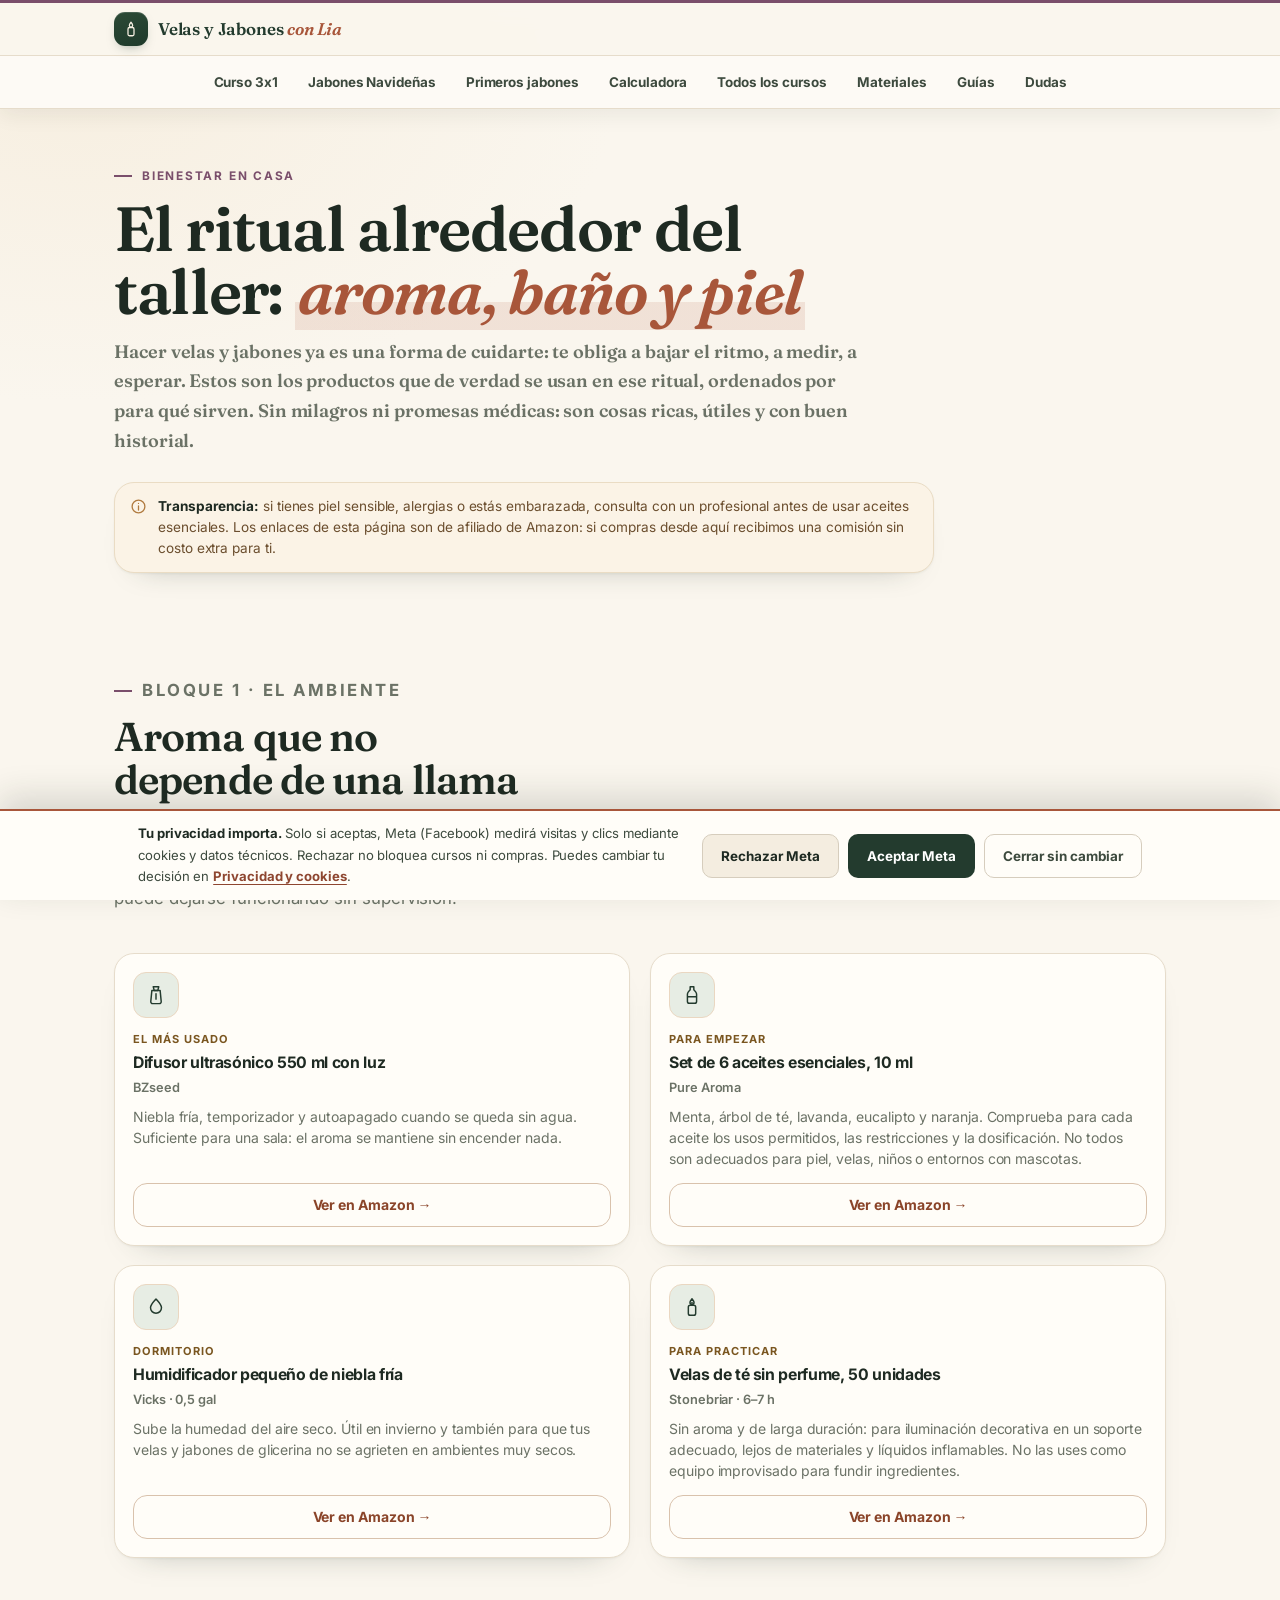
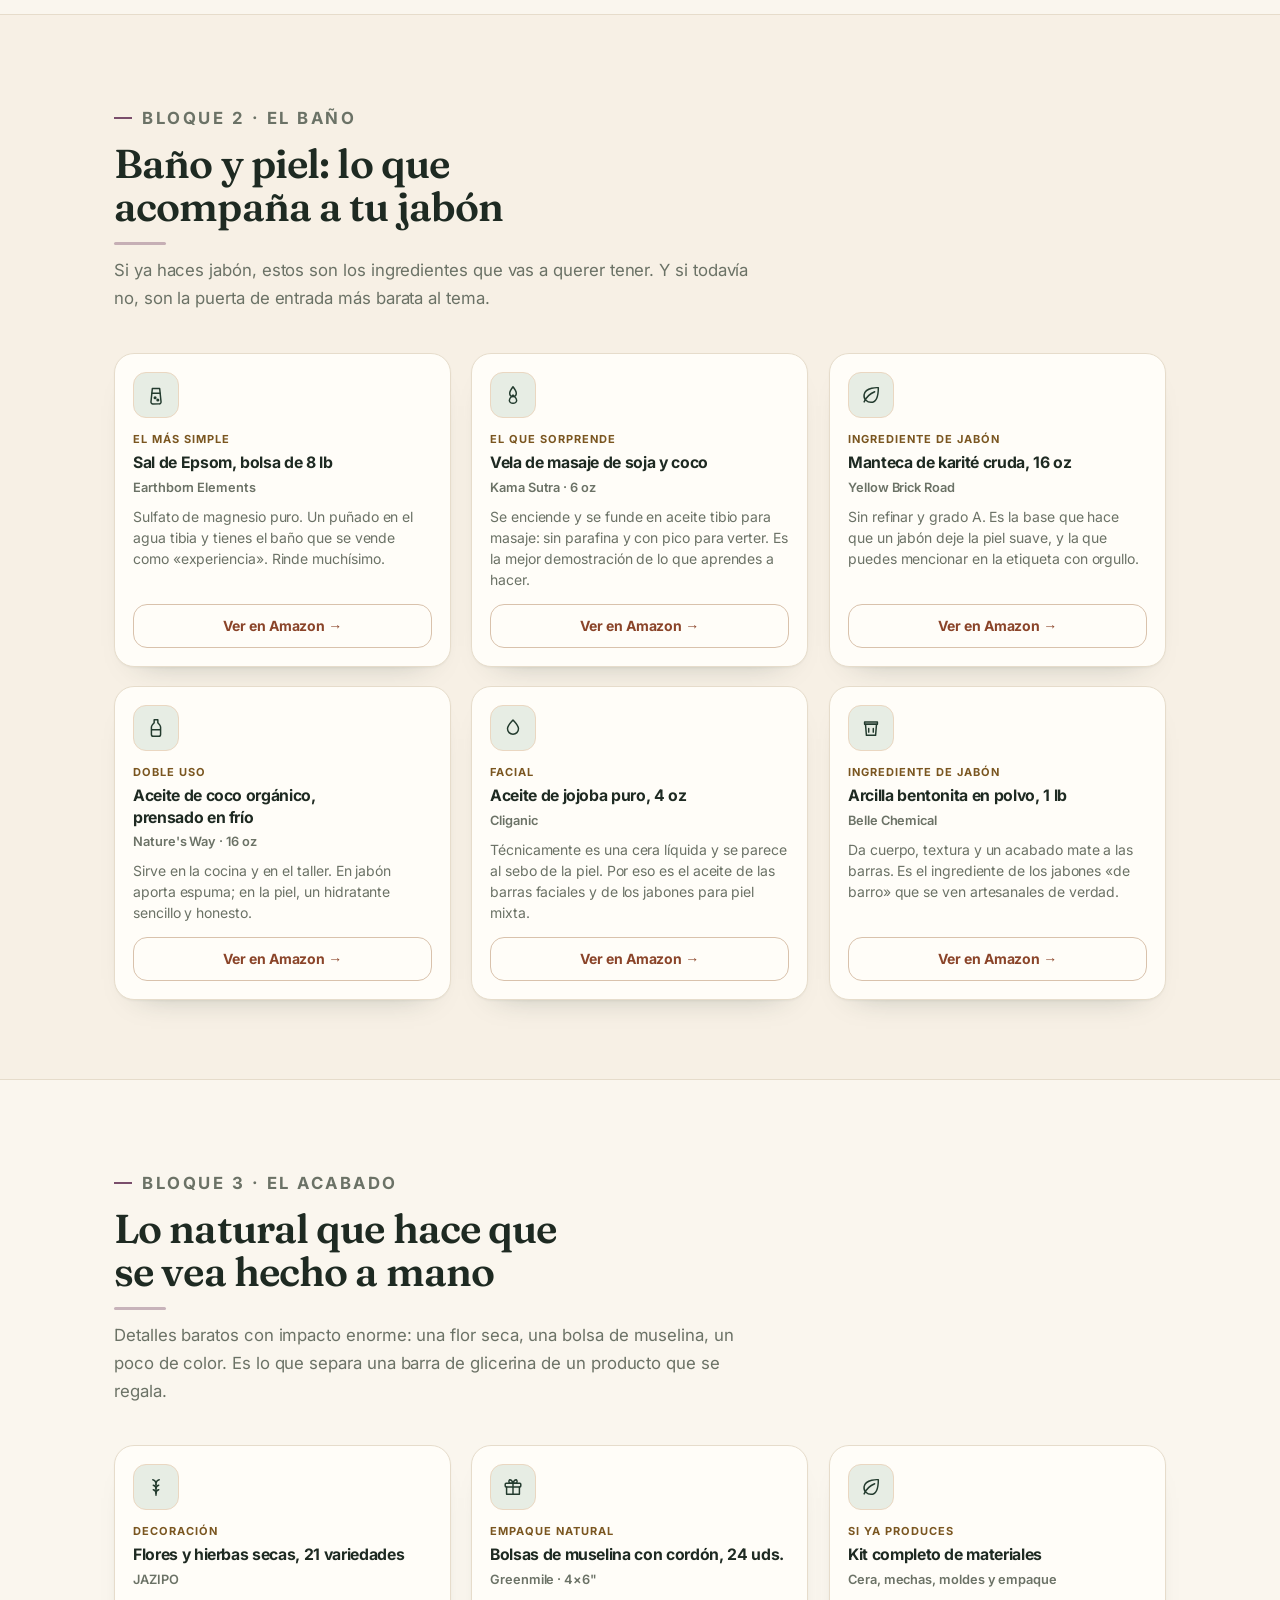
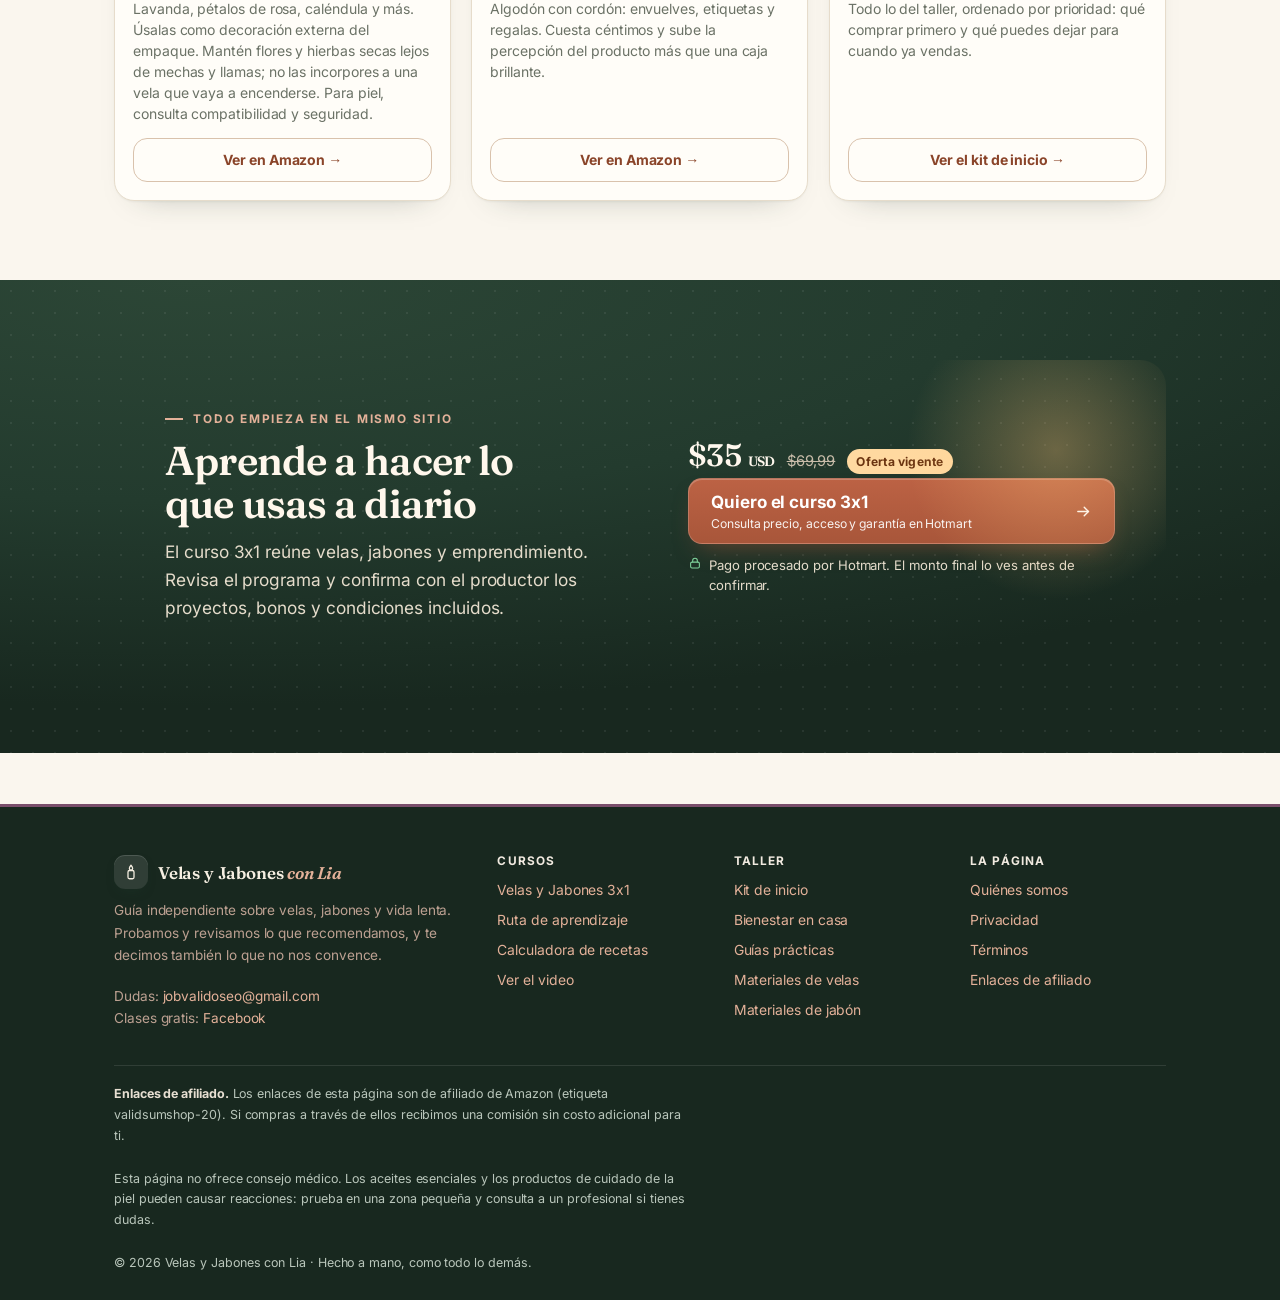
<file: bienestar.html>
<!DOCTYPE html>
<html lang="es">
<head>
<meta charset="UTF-8">
<meta name="viewport" content="width=device-width, initial-scale=1">
<title>Bienestar en casa: aroma, baño y piel (lo que sí se usa)</title>
<meta name="description" content="Los productos de bienestar que realmente acompañan a quien hace velas y jabones: difusor de aceites, sales de baño, manteca de karité, aceite de coco, arcilla y flores secas. Con criterio y sin promesas médicas.">
<link rel="canonical" href="https://avali2.github.io/bienestar.html">
<meta name="theme-color" content="#fbf7ef">
<meta property="og:type" content="article">
<meta property="og:locale" content="es_ES">
<meta property="og:site_name" content="Velas y Jabones con Lia">
<meta property="og:title" content="Bienestar en casa: aroma, baño y piel">
<meta property="og:description" content="Difusor, aceites esenciales, sales de Epsom, karité y aceites vegetales: lo que de verdad se usa alrededor del taller.">
<meta property="og:url" content="https://avali2.github.io/bienestar.html">
<meta property="og:image" content="https://avali2.github.io/assets/img/og-image.jpg">
<meta property="og:image:width" content="1200">
<meta property="og:image:height" content="630">
<link rel="icon" href="data:image/svg+xml,%3Csvg xmlns='http://www.w3.org/2000/svg' viewBox='0 0 32 32'%3E%3Crect width='32' height='32' rx='8' fill='%23f4e9da'/%3E%3Crect x='11' y='13' width='10' height='13' rx='2.5' fill='%238a4429'/%3E%3Cpath d='M16 5c2 2.4 3 3.9 3 5.4a3 3 0 0 1-6 0C13 8.9 14 7.4 16 5Z' fill='%23a8543a'/%3E%3C/svg%3E">
<link rel="stylesheet" href="assets/css/site.css?v=7">
<link rel="stylesheet" href="assets/fonts/fonts.css?v=1">
<link rel="stylesheet" href="assets/css/editorial.css?v=10">
<link rel="stylesheet" href="assets/css/consent.css?v=7">
</head>
<body class="page-bienestar">
<!--sprites-->
<svg xmlns="http://www.w3.org/2000/svg" style="position:absolute;width:0;height:0;overflow:hidden" aria-hidden="true" focusable="false">
<symbol id="ico-flame" viewBox="0 0 24 24"><path d="M12 3c2.2 2.8 3.6 4.9 3.6 7.2A3.6 3.6 0 0 1 12 13.8a3.6 3.6 0 0 1-3.6-3.6C8.4 7.9 9.8 5.8 12 3Z"/><path d="M12 21c2.2 0 4-1.5 4-3.4 0-2.1-2-3.3-4-5.6-2 2.3-4 3.5-4 5.6C8 19.5 9.8 21 12 21Z"/></symbol>
<symbol id="ico-candle" viewBox="0 0 24 24"><rect x="8" y="10" width="8" height="11" rx="2"/><path d="M12 3c1.4 1.7 2.2 2.9 2.2 4.2a2.2 2.2 0 0 1-4.4 0C9.8 5.9 10.6 4.7 12 3Z"/><path d="M12 7v3"/></symbol>
<symbol id="ico-soap" viewBox="0 0 24 24"><rect x="3.5" y="8" width="17" height="11.5" rx="3.5"/><path d="M7.5 8V6.6A2.6 2.6 0 0 1 10.1 4h3.8a2.6 2.6 0 0 1 2.6 2.6V8"/><path d="M8.5 13h7"/></symbol>
<symbol id="ico-droplet" viewBox="0 0 24 24"><path d="M12 3.2c3 3.4 6 6.3 6 9.6a6 6 0 0 1-12 0c0-3.3 3-6.2 6-9.6Z"/></symbol>
<symbol id="ico-jar" viewBox="0 0 24 24"><path d="M6 8h12l-1 12H7L6 8Z"/><path d="M5 5.5h14V8H5z"/><path d="M9.5 12.5v4M14.5 12.5v4"/></symbol>
<symbol id="ico-scale" viewBox="0 0 24 24"><path d="M12 4v16"/><path d="M7 20h10"/><path d="M4 9h16"/><path d="M4 9l-2 5a3.2 3.2 0 0 0 6 0L6 9"/><path d="M18 9l-2 5a3.2 3.2 0 0 0 6 0"/></symbol>
<symbol id="ico-thermo" viewBox="0 0 24 24"><path d="M14 14.6V5a2 2 0 1 0-4 0v9.6a4 4 0 1 0 4 0Z"/><path d="M12 10v5"/></symbol>
<symbol id="ico-scissors" viewBox="0 0 24 24"><circle cx="6" cy="6" r="2.6"/><circle cx="6" cy="18" r="2.6"/><path d="M8.1 7.9 20 18M8.1 16.1 20 6"/></symbol>
<symbol id="ico-box" viewBox="0 0 24 24"><path d="M3.5 8.5 12 4l8.5 4.5v7L12 20l-8.5-4.5v-7Z"/><path d="M3.5 8.5 12 13l8.5-4.5M12 13v7"/></symbol>
<symbol id="ico-tag" viewBox="0 0 24 24"><path d="M4 4h7.2L20 12.8 13.2 20 4 11.2V4Z"/><circle cx="8" cy="8" r="1.4"/></symbol>
<symbol id="ico-gift" viewBox="0 0 24 24"><rect x="3.5" y="8" width="17" height="4" rx="1"/><path d="M5 12v8h14v-8"/><path d="M12 8v12"/><path d="M12 8S10.8 4 8.6 4a2.4 2.4 0 0 0 0 4H12Zm0 0s1.2-4 3.4-4a2.4 2.4 0 0 1 0 4H12Z"/></symbol>
<symbol id="ico-book" viewBox="0 0 24 24"><path d="M4 4.5A2.5 2.5 0 0 1 6.5 2H20v17H6.5A2.5 2.5 0 0 0 4 21.5V4.5Z"/><path d="M4 19V4.5M8 7h8M8 11h6"/></symbol>
<symbol id="ico-shield" viewBox="0 0 24 24"><path d="M12 3l7 3v5.2c0 4.4-3 8.1-7 9.8-4-1.7-7-5.4-7-9.8V6l7-3Z"/><path d="M9 12l2 2 4-4.5"/></symbol>
<symbol id="ico-clock" viewBox="0 0 24 24"><circle cx="12" cy="12" r="9"/><path d="M12 7.5V12l3.2 2"/></symbol>
<symbol id="ico-globe" viewBox="0 0 24 24"><circle cx="12" cy="12" r="9"/><path d="M3.4 12h17.2M12 3c2.5 2.6 3.8 5.7 3.8 9s-1.3 6.4-3.8 9c-2.5-2.6-3.8-5.7-3.8-9S9.5 5.6 12 3Z"/></symbol>
<symbol id="ico-check" viewBox="0 0 24 24"><path d="M4.5 12.5 9.5 17.5 19.5 6.5"/></symbol>
<symbol id="ico-play" viewBox="0 0 24 24"><path d="M8 5.5v13l11-6.5-11-6.5Z"/></symbol>
<symbol id="ico-lock" viewBox="0 0 24 24"><rect x="4.5" y="10.5" width="15" height="10" rx="2.4"/><path d="M8 10.5V8a4 4 0 0 1 8 0v2.5"/></symbol>
<symbol id="ico-arrow" viewBox="0 0 24 24"><path d="M4 12h15"/><path d="M13 6l6 6-6 6"/></symbol>
<symbol id="ico-sparkle" viewBox="0 0 24 24"><path d="M12 3l1.9 5.4L19 10.5l-5.1 2.1L12 18l-1.9-5.4L5 10.5l5.1-2.1L12 3Z"/><path d="M18.5 15.5l.8 2.2 2.2.8-2.2.8-.8 2.2-.8-2.2-2.2-.8 2.2-.8.8-2.2Z"/></symbol>
<symbol id="ico-leaf" viewBox="0 0 24 24"><path d="M20 4S6 3 4.5 11.5C3.6 16.6 8 20 12 20c6 0 8-8 8-16Z"/><path d="M4.5 19.5C7 14 11 10.5 16 8.5"/></symbol>
<symbol id="ico-heart" viewBox="0 0 24 24"><path d="M12 20s-7.5-4.6-7.5-9.4A4.1 4.1 0 0 1 12 8a4.1 4.1 0 0 1 7.5 2.6C19.5 15.4 12 20 12 20Z"/></symbol>
<symbol id="ico-bath" viewBox="0 0 24 24"><path d="M3 11h18v3a5 5 0 0 1-5 5H8a5 5 0 0 1-5-5v-3Z"/><path d="M6 11V6.5A2.5 2.5 0 0 1 8.5 4c1.3 0 2.3.9 2.5 2"/><path d="M7 21l.8-2M17 21l-.8-2"/></symbol>
<symbol id="ico-diffuser" viewBox="0 0 24 24"><path d="M9 3h6l-1 4h-4L9 3Z"/><path d="M7.5 7h9l1.2 12.2a2 2 0 0 1-2 2.2H8.3a2 2 0 0 1-2-2.2L7.5 7Z"/><path d="M12 10.5v6"/></symbol>
<symbol id="ico-oil" viewBox="0 0 24 24"><path d="M10 3h4v3.2l2 2.4c.6.8 1 1.7 1 2.7V19a2 2 0 0 1-2 2H9a2 2 0 0 1-2-2v-7.7c0-1 .4-1.9 1-2.7l2-2.4V3Z"/><path d="M7.4 14h9.2"/></symbol>
<symbol id="ico-salt" viewBox="0 0 24 24"><path d="M8 5h8l1.5 14.5a2 2 0 0 1-2 2.2H8.5a2 2 0 0 1-2-2.2L8 5Z"/><path d="M7.6 10h8.8"/><circle cx="11" cy="15" r=".9"/><circle cx="14" cy="17.5" r=".9"/></symbol>
<symbol id="ico-wheat" viewBox="0 0 24 24"><path d="M12 21V9"/><path d="M12 9c0-2.5-1.4-4.5-3.5-5M12 9c0-2.5 1.4-4.5 3.5-5"/><path d="M12 14c0-2-1.2-3.6-3-4M12 14c0-2 1.2-3.6 3-4"/><path d="M12 19c0-2-1.2-3.6-3-4M12 19c0-2 1.2-3.6 3-4"/></symbol>
<symbol id="ico-star" viewBox="0 0 24 24"><path d="M12 3.5l2.6 5.3 5.9.9-4.3 4.1 1 5.8-5.2-2.7-5.2 2.7 1-5.8L3.5 9.7l5.9-.9L12 3.5Z"/></symbol>
<symbol id="ico-calculator" viewBox="0 0 24 24"><rect x="4.5" y="3" width="15" height="18" rx="2.4"/><path d="M8 7h8"/><path d="M8.5 11.5h.01M12 11.5h.01M15.5 11.5h.01M8.5 15h.01M12 15h.01M15.5 15h.01M8.5 18.2h.01M12 18.2h.01M15.5 18.2h.01"/></symbol>
<symbol id="ico-users" viewBox="0 0 24 24"><circle cx="9" cy="8" r="3.2"/><path d="M3.5 19.5c0-3 2.5-5.2 5.5-5.2s5.5 2.2 5.5 5.2"/><path d="M16 5.2A3.2 3.2 0 0 1 16 11"/><path d="M17.5 14.7c2 .6 3.5 2.3 3.5 4.8"/></symbol>
<symbol id="ico-refresh" viewBox="0 0 24 24"><path d="M3.5 12a8.5 8.5 0 0 1 14.4-6.1L21 8.5"/><path d="M21 4v4.5h-4.5"/><path d="M20.5 12a8.5 8.5 0 0 1-14.4 6.1L3 15.5"/><path d="M3 20v-4.5h4.5"/></symbol>
<symbol id="ico-info" viewBox="0 0 24 24"><circle cx="12" cy="12" r="9"/><path d="M12 11v6M12 7.6h.01"/></symbol>
</svg>
<!--/sprites-->

<a class="skip-link" href="#contenido">Saltar al contenido</a>

<header class="topbar">
  <div class="wrap topbar-main">
    <a class="brand" href="index.html">
      <span class="brand-mark" aria-hidden="true"><svg viewBox="0 0 24 24" fill="none" stroke="currentColor" stroke-width="1.7" stroke-linecap="round" stroke-linejoin="round"><rect x="8" y="10" width="8" height="11" rx="2"/><path d="M12 3c1.4 1.7 2.2 2.9 2.2 4.2a2.2 2.2 0 0 1-4.4 0C9.8 5.9 10.6 4.7 12 3Z"/></svg></span>
      <span>Velas y Jabones <em>con Lia</em></span>
    </a>
    <button type="button" class="menu-toggle" aria-expanded="false" aria-controls="mobile-menu">Menú <span class="caret">▾</span></button>
  </div>
  <nav class="topnav" id="nav" aria-label="Menú principal">
    <div class="wrap topnav-in">
      <a href="index.html">Curso 3x1</a>
      <a href="curso-jabones-navidenas.html">Jabones Navideñas</a>
      <a href="curso-primeros-jabones.html">Primeros jabones</a>
      <a href="calculadora.html">Calculadora</a>
      <a href="tienda.html">Todos los cursos</a>
      <a href="kit.html">Materiales</a>
      <a href="guias.html">Guías</a>
      <a href="index.html#faq">Dudas</a>
    </div>
  </nav>
  <nav class="mobile-menu" id="mobile-menu" aria-label="Menú móvil">
    <a href="index.html">Curso 3x1</a>
    <a href="curso-jabones-navidenas.html">Jabones Navideñas</a>
    <a href="curso-primeros-jabones.html">Primeros jabones</a>
    <a href="calculadora.html">Calculadora</a>
    <a href="tienda.html">Todos los cursos</a>
    <a href="kit.html">Materiales</a>
    <a href="guias.html">Guías</a>
    <a href="index.html#faq">Dudas</a>
  </nav>
</header>

<main id="contenido">

  <section class="page-hero">
    <div class="wrap">
      <p class="eyebrow">Bienestar en casa</p>
      <h1>El ritual alrededor del taller: <em>aroma, baño y piel</em></h1>
      <p class="lead">Hacer velas y jabones ya es una forma de cuidarte: te obliga a bajar el ritmo, a medir, a esperar. Estos son los productos que de verdad se usan en ese ritual, ordenados por para qué sirven. Sin milagros ni promesas médicas: son cosas ricas, útiles y con buen historial.</p>
      <div class="notice mt-3" style="max-width:820px">
        <svg viewBox="0 0 24 24" aria-hidden="true"><circle cx="12" cy="12" r="9"/><path d="M12 11v6M12 7.6h.01"/></svg>
        <span><strong>Transparencia:</strong> si tienes piel sensible, alergias o estás embarazada, consulta con un profesional antes de usar aceites esenciales. Los enlaces de esta página son de afiliado de Amazon: si compras desde aquí recibimos una comisión sin costo extra para ti.</span>
      </div>
    </div>
  </section>

  <!-- ================================================== AROMA Y AMBIENTE -->
  <section class="section section--tight" id="aroma">
    <div class="wrap">
      <div class="section-head">
        <p class="eyebrow">Bloque 1 · El ambiente</p>
        <h2>Aroma que no depende de una llama</h2>
        <p>Una vela perfuma mientras está encendida. Usa el difusor siguiendo los tiempos, la ventilación y las medidas de seguridad de su fabricante; no debe suponerse que puede dejarse funcionando sin supervisión.</p>
      </div>
      <ul class="prod-grid prod-grid--2">
        <li class="prod reveal">
          <span class="prod-ico" aria-hidden="true"><svg><use href="#ico-diffuser"/></svg></span>
          <p class="prod-kicker">El más usado</p>
          <h3>Difusor ultrasónico 550 ml con luz</h3>
          <p class="prod-brand">BZseed</p>
          <p class="prod-pitch">Niebla fría, temporizador y autoapagado cuando se queda sin agua. Suficiente para una sala: el aroma se mantiene sin encender nada.</p>
          <a class="cta" href="https://www.amazon.com/dp/B07CNX2NHT?tag=validsumshop-20" target="_blank" rel="sponsored nofollow noopener">Ver en Amazon →</a>
        </li>
        <li class="prod reveal">
          <span class="prod-ico" aria-hidden="true"><svg><use href="#ico-oil"/></svg></span>
          <p class="prod-kicker">Para empezar</p>
          <h3>Set de 6 aceites esenciales, 10 ml</h3>
          <p class="prod-brand">Pure Aroma</p>
          <p class="prod-pitch">Menta, árbol de té, lavanda, eucalipto y naranja. Comprueba para cada aceite los usos permitidos, las restricciones y la dosificación. No todos son adecuados para piel, velas, niños o entornos con mascotas.</p>
          <a class="cta" href="https://www.amazon.com/dp/B01KWIKUU4?tag=validsumshop-20" target="_blank" rel="sponsored nofollow noopener">Ver en Amazon →</a>
        </li>
        <li class="prod reveal">
          <span class="prod-ico" aria-hidden="true"><svg><use href="#ico-droplet"/></svg></span>
          <p class="prod-kicker">Dormitorio</p>
          <h3>Humidificador pequeño de niebla fría</h3>
          <p class="prod-brand">Vicks · 0,5 gal</p>
          <p class="prod-pitch">Sube la humedad del aire seco. Útil en invierno y también para que tus velas y jabones de glicerina no se agrieten en ambientes muy secos.</p>
          <a class="cta" href="https://www.amazon.com/dp/B0BKTP22SR?tag=validsumshop-20" target="_blank" rel="sponsored nofollow noopener">Ver en Amazon →</a>
        </li>
        <li class="prod reveal">
          <span class="prod-ico" aria-hidden="true"><svg><use href="#ico-candle"/></svg></span>
          <p class="prod-kicker">Para practicar</p>
          <h3>Velas de té sin perfume, 50 unidades</h3>
          <p class="prod-brand">Stonebriar · 6–7 h</p>
          <p class="prod-pitch">Sin aroma y de larga duración: para iluminación decorativa en un soporte adecuado, lejos de materiales y líquidos inflamables. No las uses como equipo improvisado para fundir ingredientes.</p>
          <a class="cta" href="https://www.amazon.com/dp/B08JH82DZW?tag=validsumshop-20" target="_blank" rel="sponsored nofollow noopener">Ver en Amazon →</a>
        </li>
      </ul>
    </div>
  </section>

  <!-- ======================================================= BAÑO Y PIEL -->
  <section class="section band" id="bano">
    <div class="wrap">
      <div class="section-head">
        <p class="eyebrow">Bloque 2 · El baño</p>
        <h2>Baño y piel: lo que acompaña a tu jabón</h2>
        <p>Si ya haces jabón, estos son los ingredientes que vas a querer tener. Y si todavía no, son la puerta de entrada más barata al tema.</p>
      </div>
      <ul class="prod-grid">
        <li class="prod reveal">
          <span class="prod-ico" aria-hidden="true"><svg><use href="#ico-salt"/></svg></span>
          <p class="prod-kicker">El más simple</p>
          <h3>Sal de Epsom, bolsa de 8 lb</h3>
          <p class="prod-brand">Earthborn Elements</p>
          <p class="prod-pitch">Sulfato de magnesio puro. Un puñado en el agua tibia y tienes el baño que se vende como «experiencia». Rinde muchísimo.</p>
          <a class="cta" href="https://www.amazon.com/dp/B07957SF2V?tag=validsumshop-20" target="_blank" rel="sponsored nofollow noopener">Ver en Amazon →</a>
        </li>
        <li class="prod reveal">
          <span class="prod-ico" aria-hidden="true"><svg><use href="#ico-flame"/></svg></span>
          <p class="prod-kicker">El que sorprende</p>
          <h3>Vela de masaje de soja y coco</h3>
          <p class="prod-brand">Kama Sutra · 6 oz</p>
          <p class="prod-pitch">Se enciende y se funde en aceite tibio para masaje: sin parafina y con pico para verter. Es la mejor demostración de lo que aprendes a hacer.</p>
          <a class="cta" href="https://www.amazon.com/dp/B00D99RLRO?tag=validsumshop-20" target="_blank" rel="sponsored nofollow noopener">Ver en Amazon →</a>
        </li>
        <li class="prod reveal">
          <span class="prod-ico" aria-hidden="true"><svg><use href="#ico-leaf"/></svg></span>
          <p class="prod-kicker">Ingrediente de jabón</p>
          <h3>Manteca de karité cruda, 16 oz</h3>
          <p class="prod-brand">Yellow Brick Road</p>
          <p class="prod-pitch">Sin refinar y grado A. Es la base que hace que un jabón deje la piel suave, y la que puedes mencionar en la etiqueta con orgullo.</p>
          <a class="cta" href="https://www.amazon.com/dp/B01C4QBXA8?tag=validsumshop-20" target="_blank" rel="sponsored nofollow noopener">Ver en Amazon →</a>
        </li>
        <li class="prod reveal">
          <span class="prod-ico" aria-hidden="true"><svg><use href="#ico-oil"/></svg></span>
          <p class="prod-kicker">Doble uso</p>
          <h3>Aceite de coco orgánico, prensado en frío</h3>
          <p class="prod-brand">Nature's Way · 16 oz</p>
          <p class="prod-pitch">Sirve en la cocina y en el taller. En jabón aporta espuma; en la piel, un hidratante sencillo y honesto.</p>
          <a class="cta" href="https://www.amazon.com/dp/B003B3OOPA?tag=validsumshop-20" target="_blank" rel="sponsored nofollow noopener">Ver en Amazon →</a>
        </li>
        <li class="prod reveal">
          <span class="prod-ico" aria-hidden="true"><svg><use href="#ico-droplet"/></svg></span>
          <p class="prod-kicker">Facial</p>
          <h3>Aceite de jojoba puro, 4 oz</h3>
          <p class="prod-brand">Cliganic</p>
          <p class="prod-pitch">Técnicamente es una cera líquida y se parece al sebo de la piel. Por eso es el aceite de las barras faciales y de los jabones para piel mixta.</p>
          <a class="cta" href="https://www.amazon.com/dp/B01A74442I?tag=validsumshop-20" target="_blank" rel="sponsored nofollow noopener">Ver en Amazon →</a>
        </li>
        <li class="prod reveal">
          <span class="prod-ico" aria-hidden="true"><svg><use href="#ico-jar"/></svg></span>
          <p class="prod-kicker">Ingrediente de jabón</p>
          <h3>Arcilla bentonita en polvo, 1 lb</h3>
          <p class="prod-brand">Belle Chemical</p>
          <p class="prod-pitch">Da cuerpo, textura y un acabado mate a las barras. Es el ingrediente de los jabones «de barro» que se ven artesanales de verdad.</p>
          <a class="cta" href="https://www.amazon.com/dp/B0852P4QPD?tag=validsumshop-20" target="_blank" rel="sponsored nofollow noopener">Ver en Amazon →</a>
        </li>
      </ul>
    </div>
  </section>

  <!-- ==================================================== TALLER NATURAL -->
  <section class="section" id="taller">
    <div class="wrap">
      <div class="section-head">
        <p class="eyebrow">Bloque 3 · El acabado</p>
        <h2>Lo natural que hace que se vea hecho a mano</h2>
        <p>Detalles baratos con impacto enorme: una flor seca, una bolsa de muselina, un poco de color. Es lo que separa una barra de glicerina de un producto que se regala.</p>
      </div>
      <ul class="prod-grid">
        <li class="prod reveal">
          <span class="prod-ico" aria-hidden="true"><svg><use href="#ico-wheat"/></svg></span>
          <p class="prod-kicker">Decoración</p>
          <h3>Flores y hierbas secas, 21 variedades</h3>
          <p class="prod-brand">JAZIPO</p>
          <p class="prod-pitch">Lavanda, pétalos de rosa, caléndula y más. Úsalas como decoración externa del empaque. Mantén flores y hierbas secas lejos de mechas y llamas; no las incorpores a una vela que vaya a encenderse. Para piel, consulta compatibilidad y seguridad.</p>
          <a class="cta" href="https://www.amazon.com/dp/B09PYPZG7T?tag=validsumshop-20" target="_blank" rel="sponsored nofollow noopener">Ver en Amazon →</a>
        </li>
        <li class="prod reveal">
          <span class="prod-ico" aria-hidden="true"><svg><use href="#ico-gift"/></svg></span>
          <p class="prod-kicker">Empaque natural</p>
          <h3>Bolsas de muselina con cordón, 24 uds.</h3>
          <p class="prod-brand">Greenmile · 4×6"</p>
          <p class="prod-pitch">Algodón con cordón: envuelves, etiquetas y regalas. Cuesta céntimos y sube la percepción del producto más que una caja brillante.</p>
          <a class="cta" href="https://www.amazon.com/dp/B07GC3W4MK?tag=validsumshop-20" target="_blank" rel="sponsored nofollow noopener">Ver en Amazon →</a>
        </li>
        <li class="prod reveal">
          <span class="prod-ico" aria-hidden="true"><svg><use href="#ico-leaf"/></svg></span>
          <p class="prod-kicker">Si ya produces</p>
          <h3>Kit completo de materiales</h3>
          <p class="prod-brand">Cera, mechas, moldes y empaque</p>
          <p class="prod-pitch">Todo lo del taller, ordenado por prioridad: qué comprar primero y qué puedes dejar para cuando ya vendas.</p>
          <a class="cta" href="kit.html">Ver el kit de inicio →</a>
        </li>
      </ul>
    </div>
  </section>

  <!-- ============================================================== CTA -->
  <section class="section band band--dark">
    <div class="wrap">
      <div class="finale">
        <span class="flame-glow" aria-hidden="true"></span>
        <div class="finale-grid">
          <div>
            <p class="eyebrow">Todo empieza en el mismo sitio</p>
            <h2>Aprende a hacer lo que usas a diario</h2>
            <p>El curso 3x1 reúne velas, jabones y emprendimiento. Revisa el programa y confirma con el productor los proyectos, bonos y condiciones incluidos.</p>
          </div>
          <div>
            <div class="price-row">
              <span class="price-now">$35 <span class="small">USD</span></span>
              <span class="price-was">$69,99</span>
              <span class="price-tag">Oferta vigente</span>
            </div>
            <a class="cta cta--hero" href="https://pay.hotmart.com/T96306980O?off=8ktju06n&amp;checkoutMode=10&amp;ref=O107442122M&amp;src=LANDBIEN1" target="_blank" rel="sponsored noopener" data-hotmart>
              <span>Quiero el curso 3x1</span>
              <small>Consulta precio, acceso y garantía en Hotmart</small>
              <svg class="arrow" viewBox="0 0 24 24" aria-hidden="true"><path d="M4 12h15"/><path d="M13 6l6 6-6 6"/></svg>
            </a>
            <p class="trust-line trust-line--dark"><svg class="lock" viewBox="0 0 24 24" width="14" height="14" fill="none" stroke="currentColor" stroke-width="1.8" aria-hidden="true"><rect x="4.5" y="10.5" width="15" height="10" rx="2.4"/><path d="M8 10.5V8a4 4 0 0 1 8 0v2.5"/></svg> Pago procesado por Hotmart. El monto final lo ves antes de confirmar.</p>
          </div>
        </div>
      </div>
    </div>
  </section>

</main>

<footer class="footer">
  <div class="wrap">
    <div class="footer-grid">
      <div class="footer-about">
        <a class="brand" href="index.html">
          <span class="brand-mark" aria-hidden="true"><svg viewBox="0 0 24 24" fill="none" stroke="currentColor" stroke-width="1.7" stroke-linecap="round" stroke-linejoin="round"><rect x="8" y="10" width="8" height="11" rx="2"/><path d="M12 3c1.4 1.7 2.2 2.9 2.2 4.2a2.2 2.2 0 0 1-4.4 0C9.8 5.9 10.6 4.7 12 3Z"/></svg></span>
          <span>Velas y Jabones <em>con Lia</em></span>
        </a>
        <p>Guía independiente sobre velas, jabones y vida lenta. Probamos y revisamos lo que recomendamos, y te decimos también lo que no nos convence.</p>
        <p class="mt-2">Dudas: <a href="mailto:jobvalidoseo@gmail.com">jobvalidoseo@gmail.com</a><br>Clases gratis: <a href="https://www.facebook.com/Liavelasjabones" rel="noopener">Facebook</a></p>
      </div>
      <div>
        <h4>Cursos</h4>
        <ul>
          <li><a href="index.html">Velas y Jabones 3x1</a></li>
          <li><a href="tienda.html">Ruta de aprendizaje</a></li>
          <li><a href="calculadora.html">Calculadora de recetas</a></li>
          <li><a href="vsl.html">Ver el video</a></li>
        </ul>
      </div>
      <div>
        <h4>Taller</h4>
        <ul>
          <li><a href="kit.html">Kit de inicio</a></li>
          <li><a href="bienestar.html">Bienestar en casa</a></li>
          <li><a href="guias.html">Guías prácticas</a></li>
          <li><a href="kit.html#velas">Materiales de velas</a></li>
          <li><a href="kit.html#jabones">Materiales de jabón</a></li>
        </ul>
      </div>
      <div>
        <h4>La página</h4>
        <ul>
          <li><a href="sobre.html">Quiénes somos</a></li>
          <li><a href="privacidad.html">Privacidad</a></li>
          <li><a href="terminos.html">Términos</a></li>
          <li><a href="sobre.html#afiliados">Enlaces de afiliado</a></li>
        </ul>
      </div>
    </div>
    <div class="footer-bottom">
      <p><strong>Enlaces de afiliado.</strong> Los enlaces de esta página son de afiliado de Amazon (etiqueta validsumshop-20). Si compras a través de ellos recibimos una comisión sin costo adicional para ti.</p>
      <p>Esta página no ofrece consejo médico. Los aceites esenciales y los productos de cuidado de la piel pueden causar reacciones: prueba en una zona pequeña y consulta a un profesional si tienes dudas.</p>
      <p>© <span data-year>2026</span> Velas y Jabones con Lia · Hecho a mano, como todo lo demás.</p>
    </div>
  </div>
</footer>

<script src="assets/js/consent.js?v=7" defer></script>
<script src="assets/js/site.js?v=9" defer></script>
</body>
</html>
</file>
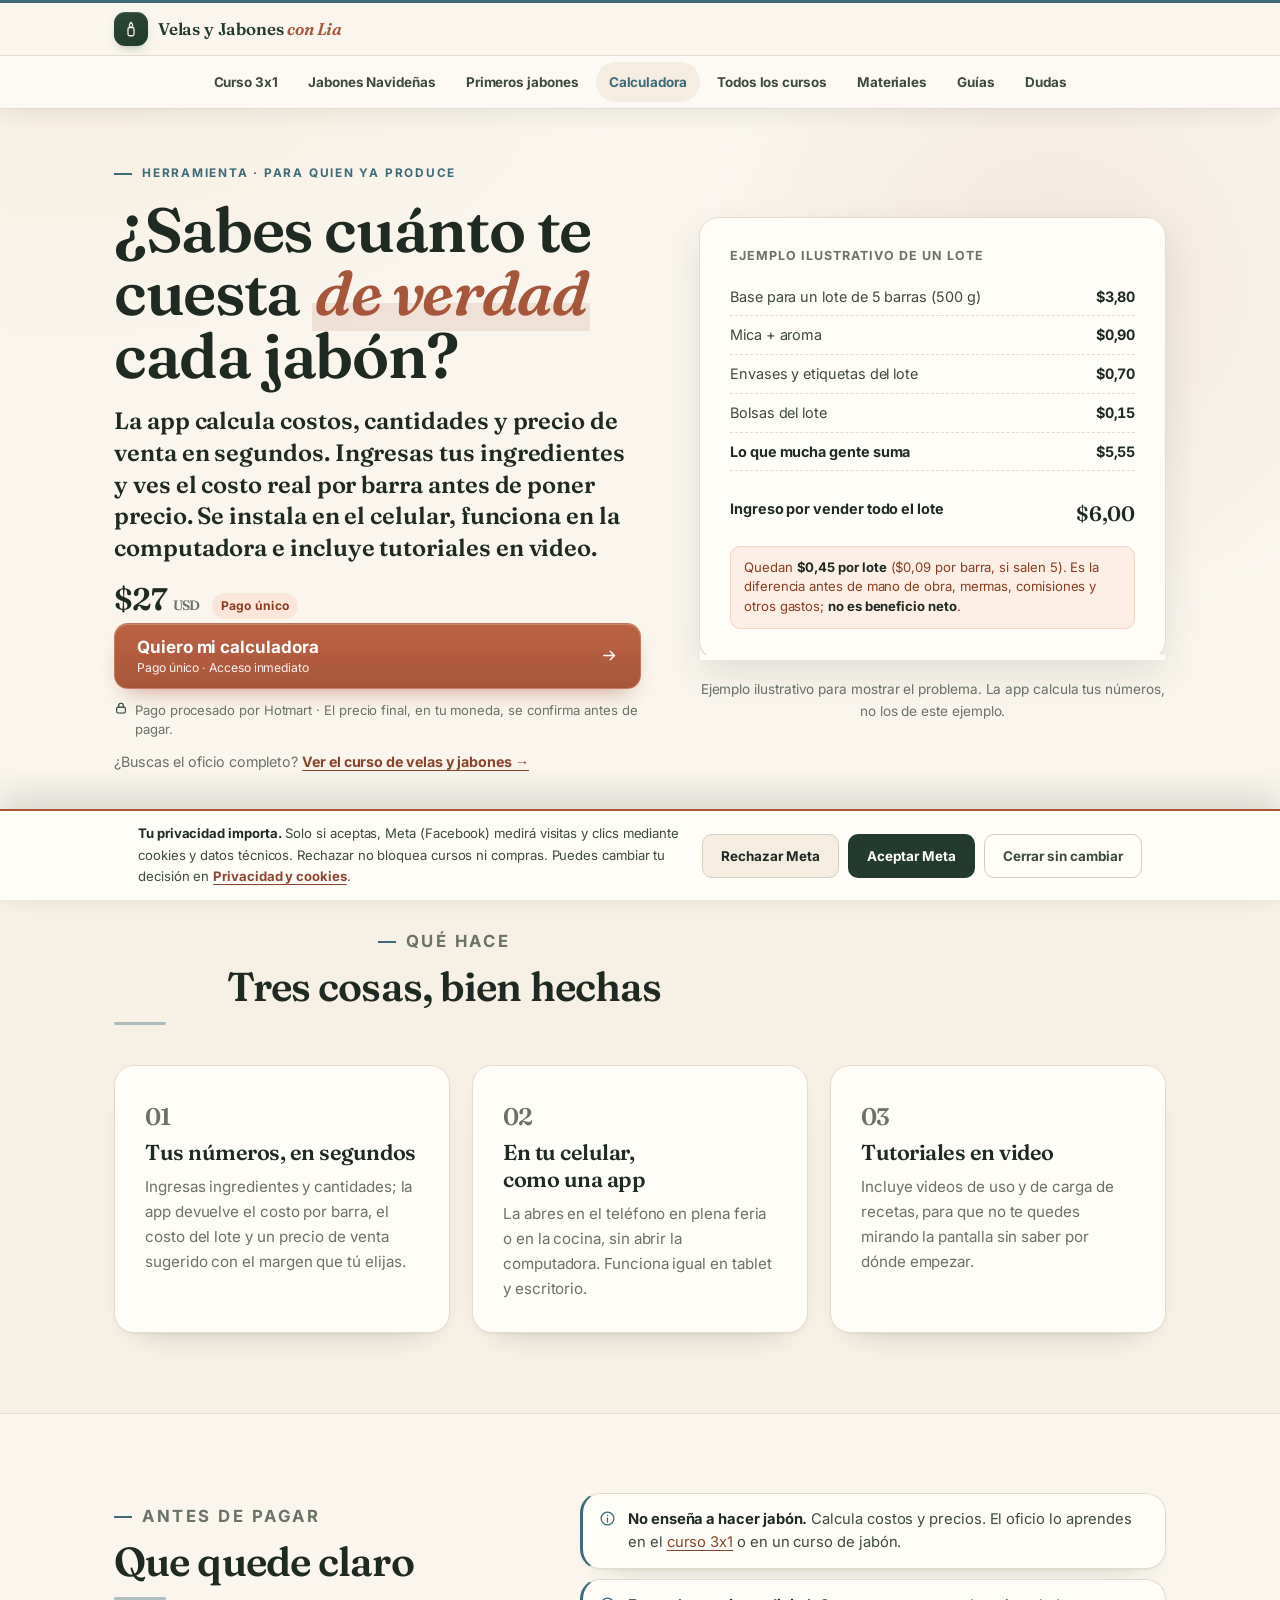
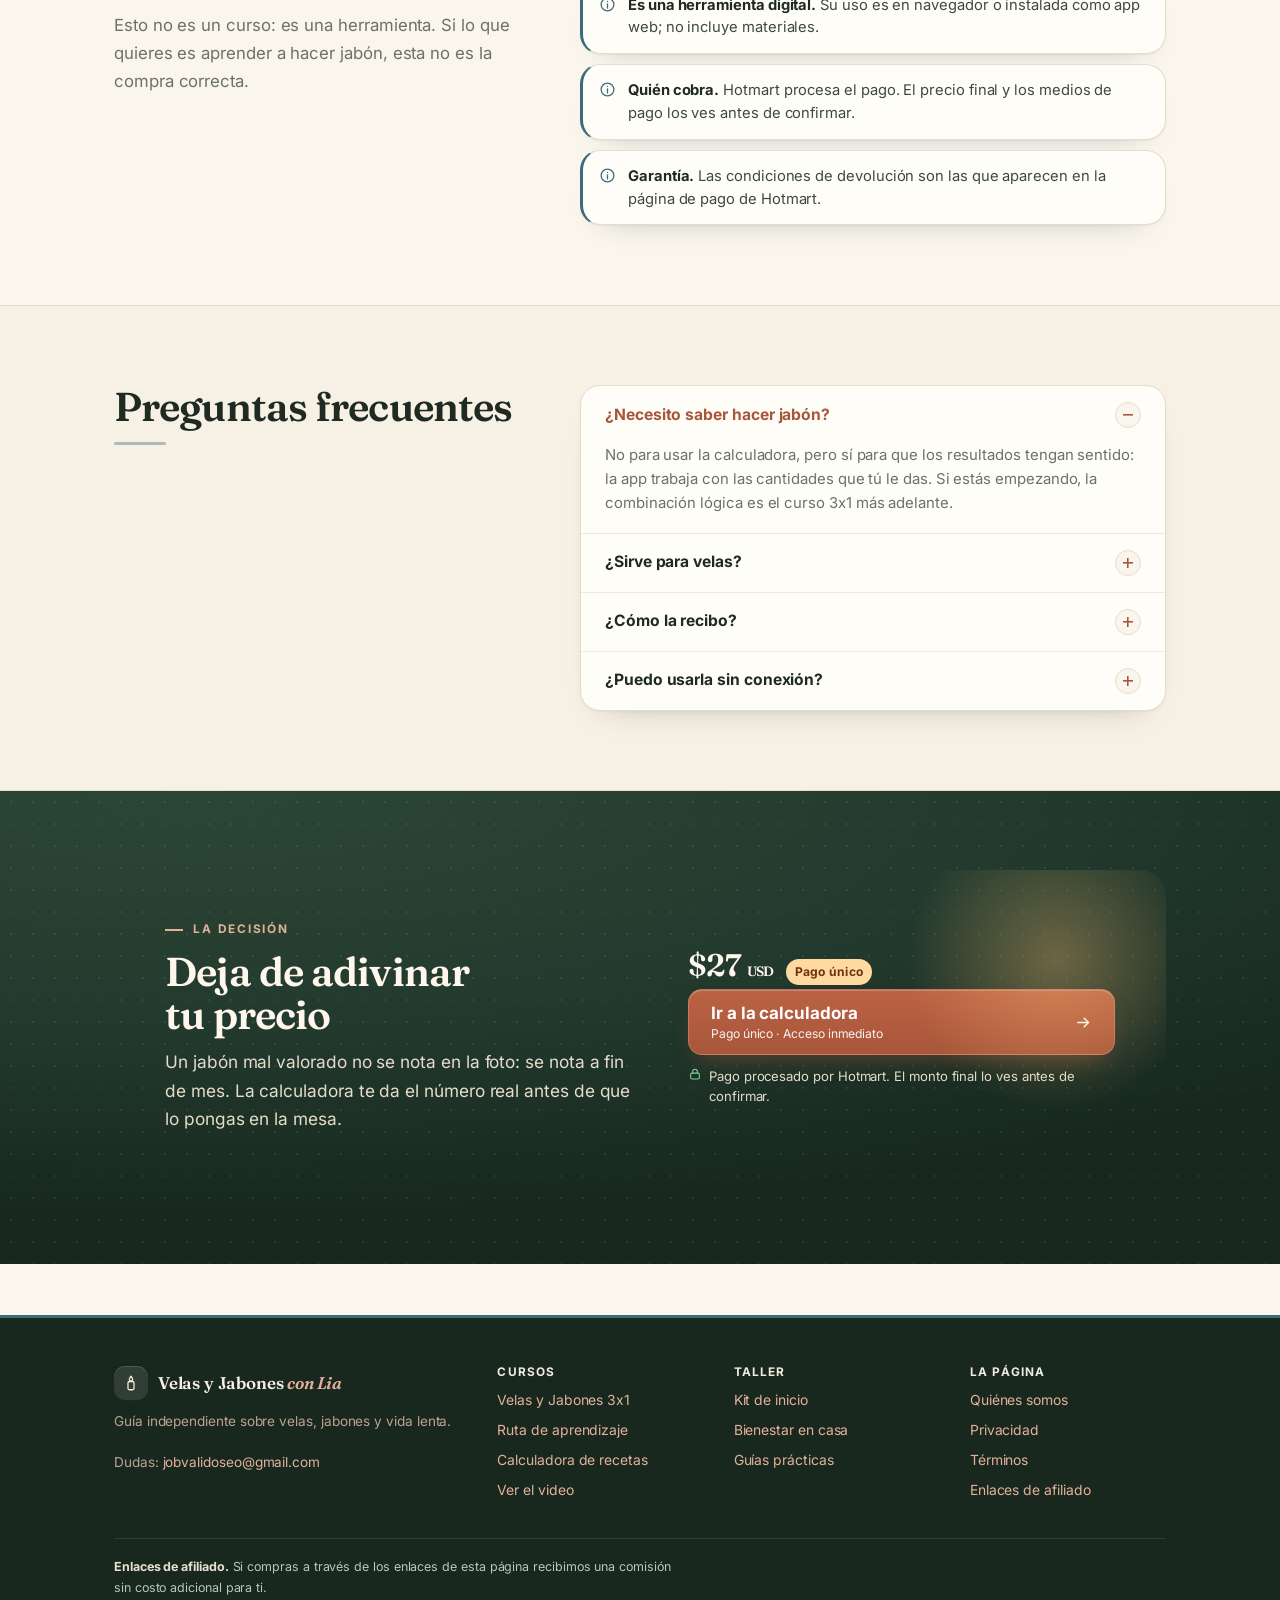
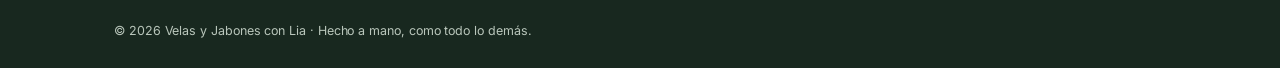
<file: calculadora.html>
<!DOCTYPE html>
<html lang="es">
<head>
<meta charset="UTF-8">
<meta name="viewport" content="width=device-width, initial-scale=1">
<title>Calculadora de recetas para jabones: costo real y precio de venta</title>
<meta name="description" content="La calculadora que te dice cuánto cuesta de verdad cada barra de jabón y a cuánto venderla sin perder dinero. Costos, cantidades y precio en segundos, desde el celular.">
<link rel="canonical" href="https://avali2.github.io/calculadora.html">
<meta name="theme-color" content="#fbf7ef">
<meta property="og:type" content="product">
<meta property="og:locale" content="es_ES">
<meta property="og:site_name" content="Velas y Jabones con Lia">
<meta property="og:title" content="Calculadora de recetas para jabones: costo real y precio de venta">
<meta property="og:description" content="Deja de poner el precio a ojo. Costo por barra, cantidades y precio de venta en segundos.">
<meta property="og:url" content="https://avali2.github.io/calculadora.html">
<meta property="og:image" content="https://avali2.github.io/assets/img/og-image.jpg">
<meta property="og:image:width" content="1200">
<meta property="og:image:height" content="630">
<link rel="icon" href="data:image/svg+xml,%3Csvg xmlns='http://www.w3.org/2000/svg' viewBox='0 0 32 32'%3E%3Crect width='32' height='32' rx='8' fill='%23f4e9da'/%3E%3Crect x='11' y='13' width='10' height='13' rx='2.5' fill='%238a4429'/%3E%3Cpath d='M16 5c2 2.4 3 3.9 3 5.4a3 3 0 0 1-6 0C13 8.9 14 7.4 16 5Z' fill='%23a8543a'/%3E%3C/svg%3E">
<link rel="stylesheet" href="assets/css/site.css?v=7">
<link rel="stylesheet" href="assets/fonts/fonts.css?v=1">
<link rel="stylesheet" href="assets/css/editorial.css?v=10">
<link rel="stylesheet" href="assets/css/consent.css?v=7">
<style>
.recibo {
  background: var(--surface);
  border: 1px solid var(--line);
  border-radius: var(--radius);
  box-shadow: var(--shadow-md);
  padding: clamp(20px, 3vw, 30px);
  font-family: var(--sans);
  font-size: .9rem;
  position: relative;
}
.recibo::after {
  content: "";
  position: absolute;
  inset-inline: 0;
  inset-block-end: -1px;
  block-size: 10px;
  background:
    radial-gradient(circle at 6px 0, transparent 5px, var(--surface) 5px) repeat-x;
  background-size: 12px 10px;
}
.recibo h3 {
  font-family: var(--sans);
  font-size: .78rem;
  font-weight: 750;
  letter-spacing: .08em;
  text-transform: uppercase;
  color: var(--muted);
  margin-bottom: 14px;
}
.recibo-linea {
  display: flex;
  justify-content: space-between;
  gap: 14px;
  padding-block: 7px;
  border-block-end: 1px dashed var(--line);
  color: var(--body);
}
.recibo-linea span:last-child { font-variant-numeric: tabular-nums; font-weight: 650; color: var(--ink); }
.recibo-total {
  display: flex;
  justify-content: space-between;
  gap: 14px;
  margin-top: 14px;
  padding-top: 12px;
  font-weight: 750;
  color: var(--ink);
}
.recibo-total span:last-child { font-family: var(--serif); font-size: 1.3rem; }
.recibo-alerta {
  margin-top: 14px;
  padding: 11px 13px;
  background: #fdeee6;
  border: 1px solid #f3d3c2;
  border-radius: 10px;
  color: #8a3d1f;
  font-size: .82rem;
  line-height: 1.5;
}
</style>
</head>
<body class="page-calculadora">
<!--sprites-->
<svg xmlns="http://www.w3.org/2000/svg" style="position:absolute;width:0;height:0;overflow:hidden" aria-hidden="true" focusable="false">
<symbol id="ico-flame" viewBox="0 0 24 24"><path d="M12 3c2.2 2.8 3.6 4.9 3.6 7.2A3.6 3.6 0 0 1 12 13.8a3.6 3.6 0 0 1-3.6-3.6C8.4 7.9 9.8 5.8 12 3Z"/><path d="M12 21c2.2 0 4-1.5 4-3.4 0-2.1-2-3.3-4-5.6-2 2.3-4 3.5-4 5.6C8 19.5 9.8 21 12 21Z"/></symbol>
<symbol id="ico-candle" viewBox="0 0 24 24"><rect x="8" y="10" width="8" height="11" rx="2"/><path d="M12 3c1.4 1.7 2.2 2.9 2.2 4.2a2.2 2.2 0 0 1-4.4 0C9.8 5.9 10.6 4.7 12 3Z"/><path d="M12 7v3"/></symbol>
<symbol id="ico-soap" viewBox="0 0 24 24"><rect x="3.5" y="8" width="17" height="11.5" rx="3.5"/><path d="M7.5 8V6.6A2.6 2.6 0 0 1 10.1 4h3.8a2.6 2.6 0 0 1 2.6 2.6V8"/><path d="M8.5 13h7"/></symbol>
<symbol id="ico-droplet" viewBox="0 0 24 24"><path d="M12 3.2c3 3.4 6 6.3 6 9.6a6 6 0 0 1-12 0c0-3.3 3-6.2 6-9.6Z"/></symbol>
<symbol id="ico-jar" viewBox="0 0 24 24"><path d="M6 8h12l-1 12H7L6 8Z"/><path d="M5 5.5h14V8H5z"/><path d="M9.5 12.5v4M14.5 12.5v4"/></symbol>
<symbol id="ico-scale" viewBox="0 0 24 24"><path d="M12 4v16"/><path d="M7 20h10"/><path d="M4 9h16"/><path d="M4 9l-2 5a3.2 3.2 0 0 0 6 0L6 9"/><path d="M18 9l-2 5a3.2 3.2 0 0 0 6 0"/></symbol>
<symbol id="ico-thermo" viewBox="0 0 24 24"><path d="M14 14.6V5a2 2 0 1 0-4 0v9.6a4 4 0 1 0 4 0Z"/><path d="M12 10v5"/></symbol>
<symbol id="ico-scissors" viewBox="0 0 24 24"><circle cx="6" cy="6" r="2.6"/><circle cx="6" cy="18" r="2.6"/><path d="M8.1 7.9 20 18M8.1 16.1 20 6"/></symbol>
<symbol id="ico-box" viewBox="0 0 24 24"><path d="M3.5 8.5 12 4l8.5 4.5v7L12 20l-8.5-4.5v-7Z"/><path d="M3.5 8.5 12 13l8.5-4.5M12 13v7"/></symbol>
<symbol id="ico-tag" viewBox="0 0 24 24"><path d="M4 4h7.2L20 12.8 13.2 20 4 11.2V4Z"/><circle cx="8" cy="8" r="1.4"/></symbol>
<symbol id="ico-gift" viewBox="0 0 24 24"><rect x="3.5" y="8" width="17" height="4" rx="1"/><path d="M5 12v8h14v-8"/><path d="M12 8v12"/><path d="M12 8S10.8 4 8.6 4a2.4 2.4 0 0 0 0 4H12Zm0 0s1.2-4 3.4-4a2.4 2.4 0 0 1 0 4H12Z"/></symbol>
<symbol id="ico-book" viewBox="0 0 24 24"><path d="M4 4.5A2.5 2.5 0 0 1 6.5 2H20v17H6.5A2.5 2.5 0 0 0 4 21.5V4.5Z"/><path d="M4 19V4.5M8 7h8M8 11h6"/></symbol>
<symbol id="ico-shield" viewBox="0 0 24 24"><path d="M12 3l7 3v5.2c0 4.4-3 8.1-7 9.8-4-1.7-7-5.4-7-9.8V6l7-3Z"/><path d="M9 12l2 2 4-4.5"/></symbol>
<symbol id="ico-clock" viewBox="0 0 24 24"><circle cx="12" cy="12" r="9"/><path d="M12 7.5V12l3.2 2"/></symbol>
<symbol id="ico-globe" viewBox="0 0 24 24"><circle cx="12" cy="12" r="9"/><path d="M3.4 12h17.2M12 3c2.5 2.6 3.8 5.7 3.8 9s-1.3 6.4-3.8 9c-2.5-2.6-3.8-5.7-3.8-9S9.5 5.6 12 3Z"/></symbol>
<symbol id="ico-check" viewBox="0 0 24 24"><path d="M4.5 12.5 9.5 17.5 19.5 6.5"/></symbol>
<symbol id="ico-play" viewBox="0 0 24 24"><path d="M8 5.5v13l11-6.5-11-6.5Z"/></symbol>
<symbol id="ico-lock" viewBox="0 0 24 24"><rect x="4.5" y="10.5" width="15" height="10" rx="2.4"/><path d="M8 10.5V8a4 4 0 0 1 8 0v2.5"/></symbol>
<symbol id="ico-arrow" viewBox="0 0 24 24"><path d="M4 12h15"/><path d="M13 6l6 6-6 6"/></symbol>
<symbol id="ico-sparkle" viewBox="0 0 24 24"><path d="M12 3l1.9 5.4L19 10.5l-5.1 2.1L12 18l-1.9-5.4L5 10.5l5.1-2.1L12 3Z"/><path d="M18.5 15.5l.8 2.2 2.2.8-2.2.8-.8 2.2-.8-2.2-2.2-.8 2.2-.8.8-2.2Z"/></symbol>
<symbol id="ico-leaf" viewBox="0 0 24 24"><path d="M20 4S6 3 4.5 11.5C3.6 16.6 8 20 12 20c6 0 8-8 8-16Z"/><path d="M4.5 19.5C7 14 11 10.5 16 8.5"/></symbol>
<symbol id="ico-heart" viewBox="0 0 24 24"><path d="M12 20s-7.5-4.6-7.5-9.4A4.1 4.1 0 0 1 12 8a4.1 4.1 0 0 1 7.5 2.6C19.5 15.4 12 20 12 20Z"/></symbol>
<symbol id="ico-bath" viewBox="0 0 24 24"><path d="M3 11h18v3a5 5 0 0 1-5 5H8a5 5 0 0 1-5-5v-3Z"/><path d="M6 11V6.5A2.5 2.5 0 0 1 8.5 4c1.3 0 2.3.9 2.5 2"/><path d="M7 21l.8-2M17 21l-.8-2"/></symbol>
<symbol id="ico-diffuser" viewBox="0 0 24 24"><path d="M9 3h6l-1 4h-4L9 3Z"/><path d="M7.5 7h9l1.2 12.2a2 2 0 0 1-2 2.2H8.3a2 2 0 0 1-2-2.2L7.5 7Z"/><path d="M12 10.5v6"/></symbol>
<symbol id="ico-oil" viewBox="0 0 24 24"><path d="M10 3h4v3.2l2 2.4c.6.8 1 1.7 1 2.7V19a2 2 0 0 1-2 2H9a2 2 0 0 1-2-2v-7.7c0-1 .4-1.9 1-2.7l2-2.4V3Z"/><path d="M7.4 14h9.2"/></symbol>
<symbol id="ico-salt" viewBox="0 0 24 24"><path d="M8 5h8l1.5 14.5a2 2 0 0 1-2 2.2H8.5a2 2 0 0 1-2-2.2L8 5Z"/><path d="M7.6 10h8.8"/><circle cx="11" cy="15" r=".9"/><circle cx="14" cy="17.5" r=".9"/></symbol>
<symbol id="ico-wheat" viewBox="0 0 24 24"><path d="M12 21V9"/><path d="M12 9c0-2.5-1.4-4.5-3.5-5M12 9c0-2.5 1.4-4.5 3.5-5"/><path d="M12 14c0-2-1.2-3.6-3-4M12 14c0-2 1.2-3.6 3-4"/><path d="M12 19c0-2-1.2-3.6-3-4M12 19c0-2 1.2-3.6 3-4"/></symbol>
<symbol id="ico-star" viewBox="0 0 24 24"><path d="M12 3.5l2.6 5.3 5.9.9-4.3 4.1 1 5.8-5.2-2.7-5.2 2.7 1-5.8L3.5 9.7l5.9-.9L12 3.5Z"/></symbol>
<symbol id="ico-calculator" viewBox="0 0 24 24"><rect x="4.5" y="3" width="15" height="18" rx="2.4"/><path d="M8 7h8"/><path d="M8.5 11.5h.01M12 11.5h.01M15.5 11.5h.01M8.5 15h.01M12 15h.01M15.5 15h.01M8.5 18.2h.01M12 18.2h.01M15.5 18.2h.01"/></symbol>
<symbol id="ico-users" viewBox="0 0 24 24"><circle cx="9" cy="8" r="3.2"/><path d="M3.5 19.5c0-3 2.5-5.2 5.5-5.2s5.5 2.2 5.5 5.2"/><path d="M16 5.2A3.2 3.2 0 0 1 16 11"/><path d="M17.5 14.7c2 .6 3.5 2.3 3.5 4.8"/></symbol>
<symbol id="ico-refresh" viewBox="0 0 24 24"><path d="M3.5 12a8.5 8.5 0 0 1 14.4-6.1L21 8.5"/><path d="M21 4v4.5h-4.5"/><path d="M20.5 12a8.5 8.5 0 0 1-14.4 6.1L3 15.5"/><path d="M3 20v-4.5h4.5"/></symbol>
<symbol id="ico-info" viewBox="0 0 24 24"><circle cx="12" cy="12" r="9"/><path d="M12 11v6M12 7.6h.01"/></symbol>
</svg>
<!--/sprites-->

<a class="skip-link" href="#contenido">Saltar al contenido</a>

<header class="topbar">
  <div class="wrap topbar-main">
    <a class="brand" href="index.html">
      <span class="brand-mark" aria-hidden="true"><svg viewBox="0 0 24 24" fill="none" stroke="currentColor" stroke-width="1.7" stroke-linecap="round" stroke-linejoin="round"><rect x="8" y="10" width="8" height="11" rx="2"/><path d="M12 3c1.4 1.7 2.2 2.9 2.2 4.2a2.2 2.2 0 0 1-4.4 0C9.8 5.9 10.6 4.7 12 3Z"/></svg></span>
      <span>Velas y Jabones <em>con Lia</em></span>
    </a>
    <button type="button" class="menu-toggle" aria-expanded="false" aria-controls="mobile-menu">Menú <span class="caret">▾</span></button>
  </div>
  <nav class="topnav" id="nav" aria-label="Menú principal">
    <div class="wrap topnav-in">
      <a href="index.html">Curso 3x1</a>
      <a href="curso-jabones-navidenas.html">Jabones Navideñas</a>
      <a href="curso-primeros-jabones.html">Primeros jabones</a>
      <a href="calculadora.html">Calculadora</a>
      <a href="tienda.html">Todos los cursos</a>
      <a href="kit.html">Materiales</a>
      <a href="guias.html">Guías</a>
      <a href="index.html#faq">Dudas</a>
    </div>
  </nav>
  <nav class="mobile-menu" id="mobile-menu" aria-label="Menú móvil">
    <a href="index.html">Curso 3x1</a>
    <a href="curso-jabones-navidenas.html">Jabones Navideñas</a>
    <a href="curso-primeros-jabones.html">Primeros jabones</a>
    <a href="calculadora.html">Calculadora</a>
    <a href="tienda.html">Todos los cursos</a>
    <a href="kit.html">Materiales</a>
    <a href="guias.html">Guías</a>
    <a href="index.html#faq">Dudas</a>
  </nav>
</header>

<main id="contenido">

  <section class="hero">
    <div class="wrap">
      <div class="hero-grid">
        <div class="hero-copy">
          <p class="eyebrow">Herramienta · Para quien ya produce</p>
          <h1>¿Sabes cuánto te cuesta <em>de verdad</em> cada jabón?</h1>
          <p class="hero-sub">La app calcula costos, cantidades y precio de venta en segundos. Ingresas tus ingredientes y ves el costo real por barra antes de poner precio. Se instala en el celular, funciona en la computadora e incluye tutoriales en video.</p>

          <div class="price-row mt-2">
            <span class="price-now">$27 <span class="small muted">USD</span></span>
            <span class="price-tag">Pago único</span>
          </div>
          <a class="cta cta--hero" href="https://pay.hotmart.com/X91099771O?off=gushl4fd&amp;ref=L108460297U" target="_blank" rel="sponsored noopener" data-hotmart data-sticky-anchor>
            <span>Quiero mi calculadora</span>
            <small>Pago único · Acceso inmediato</small>
            <svg class="arrow" viewBox="0 0 24 24" aria-hidden="true"><path d="M4 12h15"/><path d="M13 6l6 6-6 6"/></svg>
          </a>
          <p class="trust-line"><svg class="lock" viewBox="0 0 24 24" width="14" height="14" fill="none" stroke="currentColor" stroke-width="1.8" aria-hidden="true"><rect x="4.5" y="10.5" width="15" height="10" rx="2.4"/><path d="M8 10.5V8a4 4 0 0 1 8 0v2.5"/></svg> Pago procesado por Hotmart · El precio final, en tu moneda, se confirma antes de pagar.</p>
          <p class="hero-alt">¿Buscas el oficio completo? <a href="index.html">Ver el curso de velas y jabones →</a></p>
        </div>

        <div class="reveal">
          <div class="recibo">
            <h3>Ejemplo ilustrativo de un lote</h3>
            <div class="recibo-linea"><span>Base para un lote de 5 barras (500 g)</span><span>$3,80</span></div>
            <div class="recibo-linea"><span>Mica + aroma</span><span>$0,90</span></div>
            <div class="recibo-linea"><span>Envases y etiquetas del lote</span><span>$0,70</span></div>
            <div class="recibo-linea"><span>Bolsas del lote</span><span>$0,15</span></div>
            <div class="recibo-linea"><span><strong>Lo que mucha gente suma</strong></span><span>$5,55</span></div>
            <div class="recibo-total"><span>Ingreso por vender todo el lote</span><span>$6,00</span></div>
            <div class="recibo-alerta">Quedan <strong>$0,45 por lote</strong> ($0,09 por barra, si salen 5). Es la diferencia antes de mano de obra, mermas, comisiones y otros gastos; <strong>no es beneficio neto</strong>.</div>
          </div>
          <p class="small muted mt-2" style="text-align:center">Ejemplo ilustrativo para mostrar el problema. La app calcula tus números, no los de este ejemplo.</p>
        </div>
      </div>
    </div>
  </section>

  <section class="section band">
    <div class="wrap">
      <div class="section-head center">
        <p class="eyebrow" style="justify-content:center">Qué hace</p>
        <h2>Tres cosas, bien hechas</h2>
      </div>
      <div class="module-grid">
        <article class="module reveal">
          <p class="module-count" style="font-size:1.5rem">01</p>
          <h3>Tus números, en segundos</h3>
          <p>Ingresas ingredientes y cantidades; la app devuelve el costo por barra, el costo del lote y un precio de venta sugerido con el margen que tú elijas.</p>
        </article>
        <article class="module reveal">
          <p class="module-count" style="font-size:1.5rem">02</p>
          <h3>En tu celular, como una app</h3>
          <p>La abres en el teléfono en plena feria o en la cocina, sin abrir la computadora. Funciona igual en tablet y escritorio.</p>
        </article>
        <article class="module reveal">
          <p class="module-count" style="font-size:1.5rem">03</p>
          <h3>Tutoriales en video</h3>
          <p>Incluye videos de uso y de carga de recetas, para que no te quedes mirando la pantalla sin saber por dónde empezar.</p>
        </article>
      </div>
    </div>
  </section>

  <section class="section">
    <div class="wrap split">
      <div class="section-head">
        <p class="eyebrow">Antes de pagar</p>
        <h2>Que quede claro</h2>
        <p>Esto no es un curso: es una herramienta. Si lo que quieres es aprender a hacer jabón, esta no es la compra correcta.</p>
      </div>
      <div class="facts" style="margin-top:0">
        <div class="fact"><span class="fact-ico" aria-hidden="true"><svg><use href="#ico-info"/></svg></span><span><b>No enseña a hacer jabón.</b> Calcula costos y precios. El oficio lo aprendes en el <a href="index.html">curso 3x1</a> o en un curso de jabón.</span></div>
        <div class="fact"><span class="fact-ico" aria-hidden="true"><svg><use href="#ico-info"/></svg></span><span><b>Es una herramienta digital.</b> Su uso es en navegador o instalada como app web; no incluye materiales.</span></div>
        <div class="fact"><span class="fact-ico" aria-hidden="true"><svg><use href="#ico-info"/></svg></span><span><b>Quién cobra.</b> Hotmart procesa el pago. El precio final y los medios de pago los ves antes de confirmar.</span></div>
        <div class="fact"><span class="fact-ico" aria-hidden="true"><svg><use href="#ico-info"/></svg></span><span><b>Garantía.</b> Las condiciones de devolución son las que aparecen en la página de pago de Hotmart.</span></div>
      </div>
    </div>
  </section>

  <section class="section band">
    <div class="wrap split">
      <div class="section-head"><h2>Preguntas frecuentes</h2></div>
      <div class="faq">
        <details open><summary>¿Necesito saber hacer jabón?</summary><p>No para usar la calculadora, pero sí para que los resultados tengan sentido: la app trabaja con las cantidades que tú le das. Si estás empezando, la combinación lógica es el curso 3x1 más adelante.</p></details>
        <details><summary>¿Sirve para velas?</summary><p>Está pensada para jabones. No hemos confirmado compatibilidad con velas. Para calcularlas, incluye materiales, trabajo, mermas, comisiones y gastos generales.</p></details>
        <details><summary>¿Cómo la recibo?</summary><p>Al confirmarse el pago, Hotmart te envía el acceso al correo que registras. Desde ahí la abres en el celular o en la computadora.</p></details>
        <details><summary>¿Puedo usarla sin conexión?</summary><p>No hemos confirmado su funcionamiento sin conexión. Consulta compatibilidad, requisitos y disponibilidad offline con el productor antes de comprar.</p></details>
      </div>
    </div>
  </section>

  <section class="section band band--dark">
    <div class="wrap">
      <div class="finale">
        <span class="flame-glow" aria-hidden="true"></span>
        <div class="finale-grid">
          <div>
            <p class="eyebrow">La decisión</p>
            <h2>Deja de adivinar tu precio</h2>
            <p>Un jabón mal valorado no se nota en la foto: se nota a fin de mes. La calculadora te da el número real antes de que lo pongas en la mesa.</p>
          </div>
          <div>
            <div class="price-row">
              <span class="price-now">$27 <span class="small">USD</span></span>
              <span class="price-tag">Pago único</span>
            </div>
            <a class="cta cta--hero" href="https://pay.hotmart.com/X91099771O?off=gushl4fd&amp;ref=L108460297U" target="_blank" rel="sponsored noopener" data-hotmart>
              <span>Ir a la calculadora</span>
              <small>Pago único · Acceso inmediato</small>
              <svg class="arrow" viewBox="0 0 24 24" aria-hidden="true"><path d="M4 12h15"/><path d="M13 6l6 6-6 6"/></svg>
            </a>
            <p class="trust-line trust-line--dark"><svg class="lock" viewBox="0 0 24 24" width="14" height="14" fill="none" stroke="currentColor" stroke-width="1.8" aria-hidden="true"><rect x="4.5" y="10.5" width="15" height="10" rx="2.4"/><path d="M8 10.5V8a4 4 0 0 1 8 0v2.5"/></svg> Pago procesado por Hotmart. El monto final lo ves antes de confirmar.</p>
          </div>
        </div>
      </div>
    </div>
  </section>

</main>

<footer class="footer">
  <div class="wrap">
    <div class="footer-grid">
      <div class="footer-about">
        <a class="brand" href="index.html">
          <span class="brand-mark" aria-hidden="true"><svg viewBox="0 0 24 24" fill="none" stroke="currentColor" stroke-width="1.7" stroke-linecap="round" stroke-linejoin="round"><rect x="8" y="10" width="8" height="11" rx="2"/><path d="M12 3c1.4 1.7 2.2 2.9 2.2 4.2a2.2 2.2 0 0 1-4.4 0C9.8 5.9 10.6 4.7 12 3Z"/></svg></span>
          <span>Velas y Jabones <em>con Lia</em></span>
        </a>
        <p>Guía independiente sobre velas, jabones y vida lenta.</p>
        <p class="mt-2">Dudas: <a href="mailto:jobvalidoseo@gmail.com">jobvalidoseo@gmail.com</a></p>
      </div>
      <div>
        <h4>Cursos</h4>
        <ul>
          <li><a href="index.html">Velas y Jabones 3x1</a></li>
          <li><a href="tienda.html">Ruta de aprendizaje</a></li>
          <li><a href="calculadora.html">Calculadora de recetas</a></li>
          <li><a href="vsl.html">Ver el video</a></li>
        </ul>
      </div>
      <div>
        <h4>Taller</h4>
        <ul>
          <li><a href="kit.html">Kit de inicio</a></li>
          <li><a href="bienestar.html">Bienestar en casa</a></li>
          <li><a href="guias.html">Guías prácticas</a></li>
        </ul>
      </div>
      <div>
        <h4>La página</h4>
        <ul>
          <li><a href="sobre.html">Quiénes somos</a></li>
          <li><a href="privacidad.html">Privacidad</a></li>
          <li><a href="terminos.html">Términos</a></li>
          <li><a href="sobre.html#afiliados">Enlaces de afiliado</a></li>
        </ul>
      </div>
    </div>
    <div class="footer-bottom">
      <p><strong>Enlaces de afiliado.</strong> Si compras a través de los enlaces de esta página recibimos una comisión sin costo adicional para ti.</p>
      <p>© <span data-year>2026</span> Velas y Jabones con Lia · Hecho a mano, como todo lo demás.</p>
    </div>
  </div>
</footer>

<div class="sticky-buy">
  <div class="sb-price"><b>$27 USD</b><span>Pago único · Acceso inmediato</span></div>
  <a class="cta" href="https://pay.hotmart.com/X91099771O?off=gushl4fd&amp;ref=L108460297U" target="_blank" rel="sponsored noopener" data-hotmart>Quiero la app</a>
</div>

<script src="assets/js/consent.js?v=7" defer></script>
<script src="assets/js/site.js?v=9" defer></script>
</body>
</html>
</file>
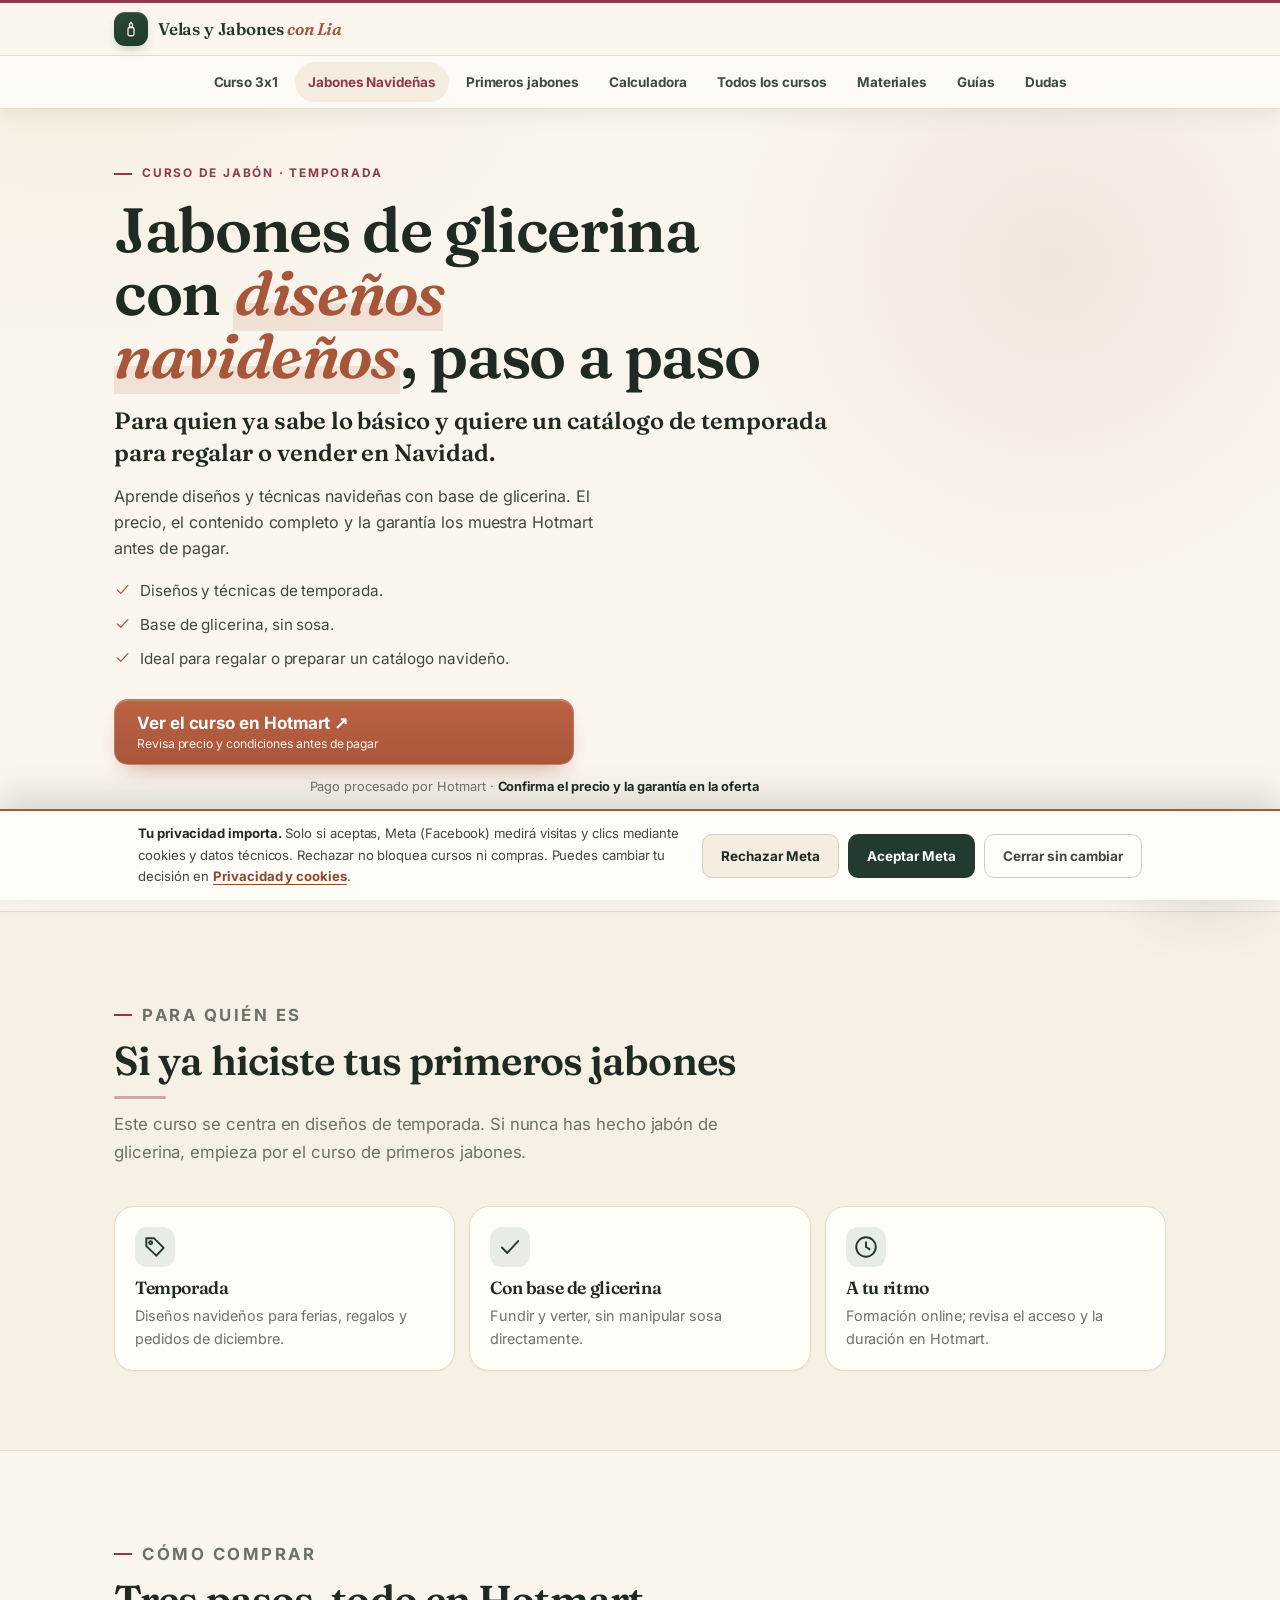
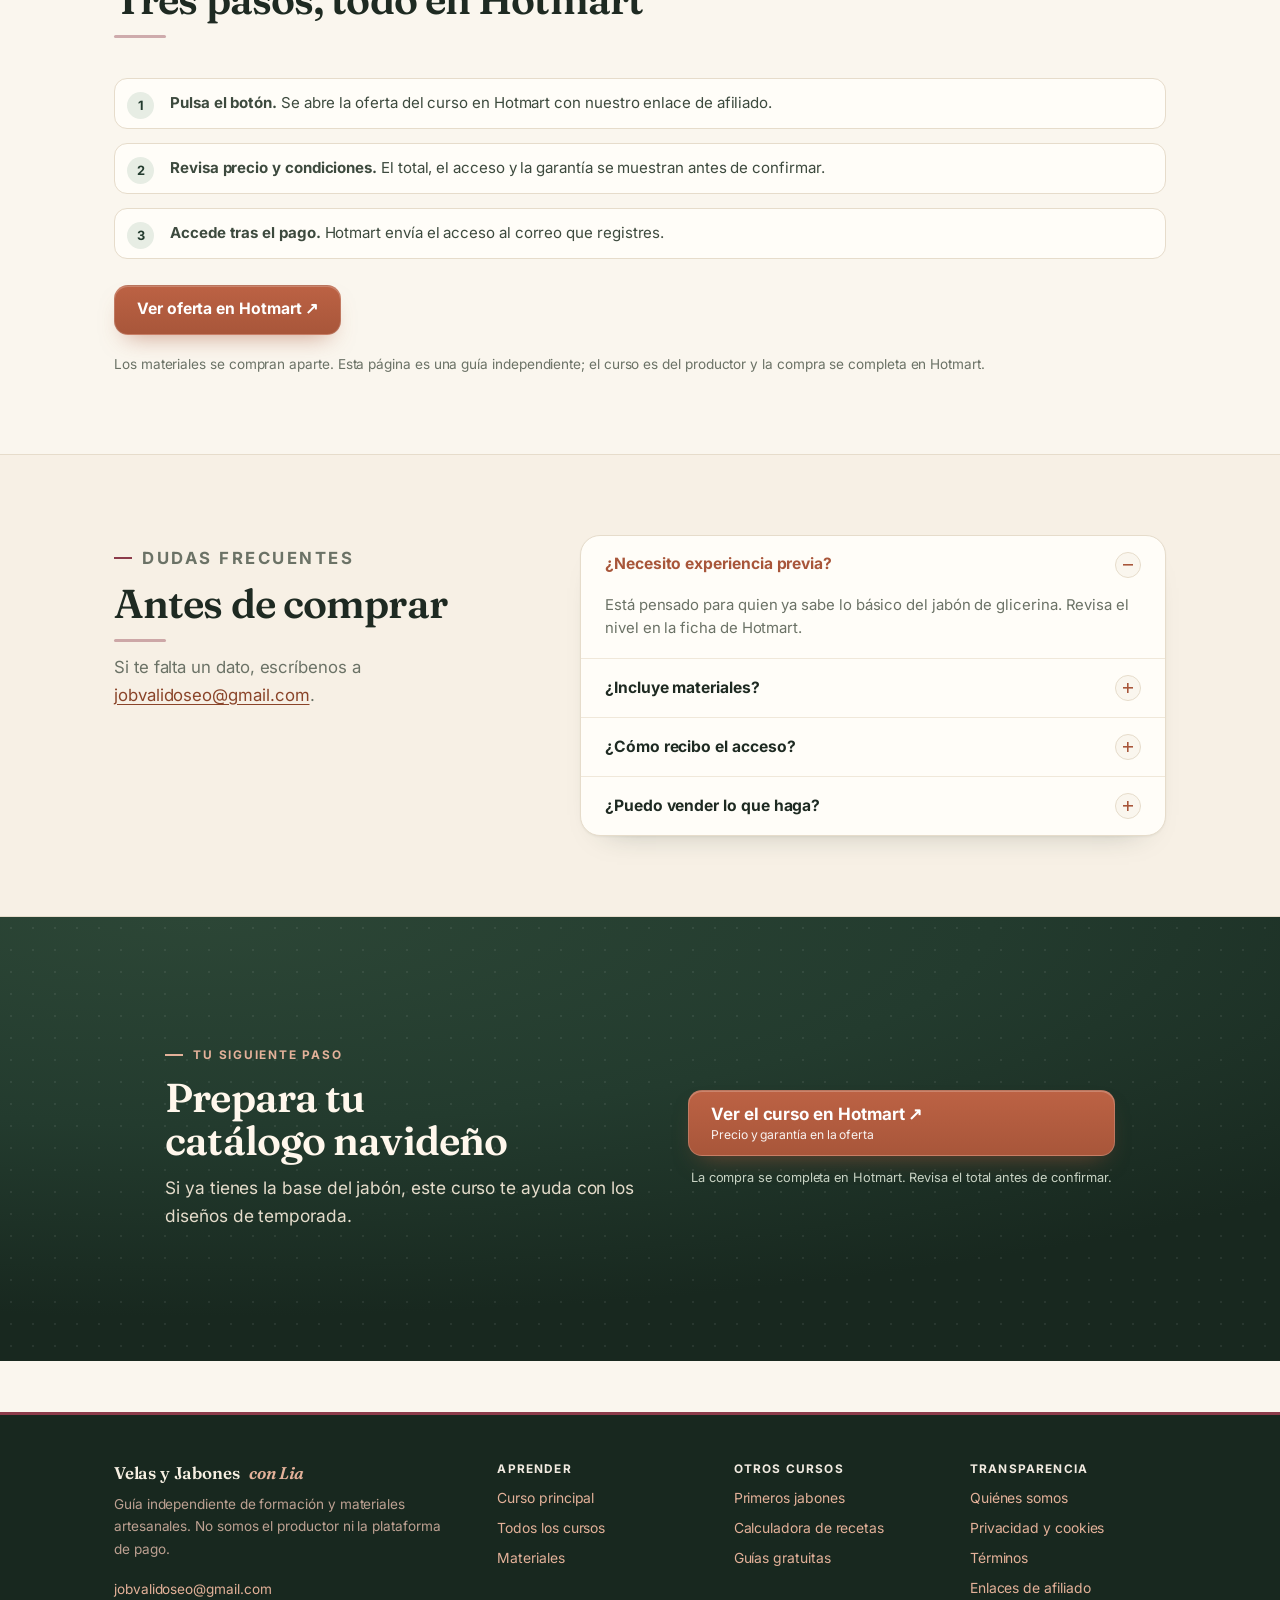
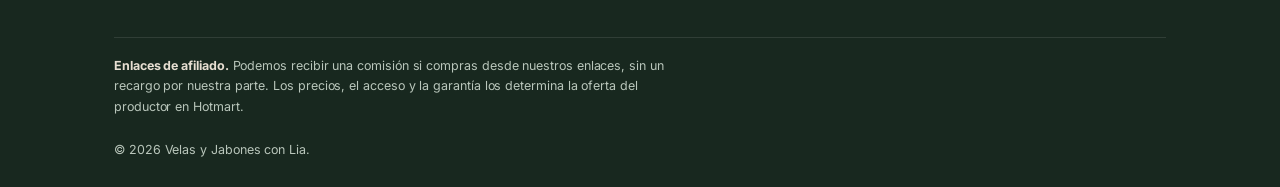
<file: curso-jabones-navidenas.html>
<!DOCTYPE html>
<html lang="es">
<head>
<meta charset="UTF-8">
<meta name="viewport" content="width=device-width, initial-scale=1">
<title>Jabones de Glicerina — Navideñas | Curso online</title>
<meta name="description" content="Curso de jabones de glicerina con diseños navideños, para quien ya sabe lo básico y quiere un catálogo de temporada. Consulta el precio y las condiciones en Hotmart.">
<link rel="canonical" href="https://avali2.github.io/curso-jabones-navidenas.html">
<meta name="theme-color" content="#FAF6EE">
<meta name="robots" content="index,follow,max-image-preview:large">
<meta property="og:type" content="website">
<meta property="og:locale" content="es_ES">
<meta property="og:site_name" content="Velas y Jabones con Lia">
<meta property="og:title" content="Jabones de Glicerina — Navideñas">
<meta property="og:description" content="Diseños navideños con base de glicerina. Revisa el curso y las condiciones en Hotmart.">
<meta property="og:url" content="https://avali2.github.io/curso-jabones-navidenas.html">
<meta property="og:image" content="https://avali2.github.io/assets/img/og-image.jpg">
<meta property="og:image:width" content="1200">
<meta property="og:image:height" content="630">
<link rel="icon" href="data:image/svg+xml,%3Csvg xmlns='http://www.w3.org/2000/svg' viewBox='0 0 32 32'%3E%3Crect width='32' height='32' rx='8' fill='%23233B2E'/%3E%3Crect x='11' y='14' width='10' height='12' rx='2.5' fill='%23FAF6EE'/%3E%3Cpath d='M16 5c2 2.4 3 3.9 3 5.4a3 3 0 0 1-6 0C13 8.9 14 7.4 16 5Z' fill='%23A8563A'/%3E%3C/svg%3E">
<link rel="stylesheet" href="assets/css/site.css?v=7">
<link rel="stylesheet" href="assets/css/consent.css?v=7">
<link rel="stylesheet" href="assets/fonts/fonts.css?v=1">
<link rel="stylesheet" href="assets/css/editorial.css?v=10">
</head>
<body class="page-navidenas sales-page">
<a class="skip-link" href="#contenido">Saltar al contenido</a>
<svg xmlns="http://www.w3.org/2000/svg" style="position:absolute;width:0;height:0;overflow:hidden" aria-hidden="true" focusable="false">
<symbol id="i-check" viewBox="0 0 24 24"><path d="M4.5 12.5 9.5 17.5 19.5 6.5"/></symbol>
<symbol id="i-shield" viewBox="0 0 24 24"><path d="M12 3l7 3v5.2c0 4.4-3 8.1-7 9.8-4-1.7-7-5.4-7-9.8V6l7-3Z"/><path d="M9 12l2 2 4-4.5"/></symbol>
<symbol id="i-lock" viewBox="0 0 24 24"><rect x="4.5" y="10.5" width="15" height="10" rx="2.4"/><path d="M8 10.5V8a4 4 0 0 1 8 0v2.5"/></symbol>
<symbol id="i-clock" viewBox="0 0 24 24"><circle cx="12" cy="12" r="9"/><path d="M12 7.5V12l3.2 2"/></symbol>
<symbol id="i-tag" viewBox="0 0 24 24"><path d="M4 4h7.2L20 12.8 13.2 20 4 11.2V4Z"/><circle cx="8" cy="8" r="1.4"/></symbol>
<symbol id="i-candle" viewBox="0 0 24 24"><rect x="8" y="10" width="8" height="11" rx="2"/><path d="M12 3c1.4 1.7 2.2 2.9 2.2 4.2a2.2 2.2 0 0 1-4.4 0C9.8 5.9 10.6 4.7 12 3Z"/></symbol>
<symbol id="i-mail" viewBox="0 0 24 24"><rect x="3" y="5" width="18" height="14" rx="2.4"/><path d="m4 7 8 6 8-6"/></symbol>
<symbol id="i-users" viewBox="0 0 24 24"><circle cx="9" cy="8" r="3.2"/><path d="M3.5 19.5c0-3 2.5-5.2 5.5-5.2s5.5 2.2 5.5 5.2"/><path d="M16 5.2A3.2 3.2 0 0 1 16 11"/><path d="M17.5 14.7c2 .6 3.5 2.3 3.5 4.8"/></symbol>
<symbol id="i-chat" viewBox="0 0 24 24"><path d="M4 5.5h16v11H9l-4 3.5v-3.5H4Z"/><path d="M8 10h8M8 13h5"/></symbol>
</svg>

<header class="topbar">
  <div class="wrap topbar-main">
    <a class="brand" href="index.html">
      <span class="brand-mark" aria-hidden="true"><svg viewBox="0 0 24 24" fill="none" stroke="currentColor" stroke-width="1.7" stroke-linecap="round" stroke-linejoin="round"><rect x="8" y="10" width="8" height="11" rx="2"/><path d="M12 3c1.4 1.7 2.2 2.9 2.2 4.2a2.2 2.2 0 0 1-4.4 0C9.8 5.9 10.6 4.7 12 3Z"/></svg></span>
      <span>Velas y Jabones <em>con Lia</em></span>
    </a>
    <button type="button" class="menu-toggle" aria-expanded="false" aria-controls="mobile-menu">Menú <span class="caret">▾</span></button>
  </div>
  <nav class="topnav" id="nav" aria-label="Menú principal">
    <div class="wrap topnav-in">
      <a href="index.html">Curso 3x1</a>
      <a href="curso-jabones-navidenas.html">Jabones Navideñas</a>
      <a href="curso-primeros-jabones.html">Primeros jabones</a>
      <a href="calculadora.html">Calculadora</a>
      <a href="tienda.html">Todos los cursos</a>
      <a href="kit.html">Materiales</a>
      <a href="guias.html">Guías</a>
      <a href="index.html#faq">Dudas</a>
    </div>
  </nav>
  <nav class="mobile-menu" id="mobile-menu" aria-label="Menú móvil">
    <a href="index.html">Curso 3x1</a>
    <a href="curso-jabones-navidenas.html">Jabones Navideñas</a>
    <a href="curso-primeros-jabones.html">Primeros jabones</a>
    <a href="calculadora.html">Calculadora</a>
    <a href="tienda.html">Todos los cursos</a>
    <a href="kit.html">Materiales</a>
    <a href="guias.html">Guías</a>
    <a href="index.html#faq">Dudas</a>
  </nav>
</header>

<main id="contenido">
  <section class="hero">
    <div class="wrap">
      <div class="hero-copy hero-copy--value">
        <p class="eyebrow">Curso de jabón · Temporada</p>
        <h1>Jabones de glicerina con <em>diseños navideños</em>, paso a paso</h1>
        <p class="hero-sub">Para quien ya sabe lo básico y quiere un catálogo de temporada para regalar o vender en Navidad.</p>
        <p class="hero-body">Aprende diseños y técnicas navideñas con base de glicerina. El precio, el contenido completo y la garantía los muestra Hotmart antes de pagar.</p>
        <ul class="check-list hero-checks">
          <li><svg class="ico" aria-hidden="true"><use href="#i-check"/></svg><span>Diseños y técnicas de temporada.</span></li>
          <li><svg class="ico" aria-hidden="true"><use href="#i-check"/></svg><span>Base de glicerina, sin sosa.</span></li>
          <li><svg class="ico" aria-hidden="true"><use href="#i-check"/></svg><span>Ideal para regalar o preparar un catálogo navideño.</span></li>
        </ul>
        <div class="hero-actions">
          <a class="cta cta--hero" href="https://pay.hotmart.com/N95787234J?ref=N107651449E&hsrc=VklUUklOQVNUT1JF" target="_blank" rel="sponsored noopener" data-hotmart data-placement="hero" data-sticky-anchor>
            <span>Ver el curso en Hotmart ↗</span>
            <small>Revisa precio y condiciones antes de pagar</small>
          </a>
        </div>
        <p class="reassure">Pago procesado por Hotmart · <b>Confirma el precio y la garantía en la oferta</b></p>
        <div class="trust-row">
          <span class="trust-badge"><svg class="ico" aria-hidden="true"><use href="#i-lock"/></svg> Pago por Hotmart</span>
          <span class="trust-badge"><svg class="ico" aria-hidden="true"><use href="#i-shield"/></svg> Conexión cifrada</span>
          <span class="trust-badge"><svg class="ico" aria-hidden="true"><use href="#i-tag"/></svg> En español</span>
        </div>
      </div>
    </div>
  </section>

  <section class="section band" id="para-quien">
    <div class="wrap">
      <div class="section-head"><p class="eyebrow">Para quién es</p><h2>Si ya hiciste tus primeros jabones</h2><p>Este curso se centra en diseños de temporada. Si nunca has hecho jabón de glicerina, empieza por el curso de primeros jabones.</p></div>
      <div class="inc-grid">
        <article class="inc-card"><span class="inc-ico" aria-hidden="true"><svg class="ico ico--lg"><use href="#i-tag"/></svg></span><h3>Temporada</h3><p>Diseños navideños para ferias, regalos y pedidos de diciembre.</p></article>
        <article class="inc-card"><span class="inc-ico" aria-hidden="true"><svg class="ico ico--lg"><use href="#i-check"/></svg></span><h3>Con base de glicerina</h3><p>Fundir y verter, sin manipular sosa directamente.</p></article>
        <article class="inc-card"><span class="inc-ico" aria-hidden="true"><svg class="ico ico--lg"><use href="#i-clock"/></svg></span><h3>A tu ritmo</h3><p>Formación online; revisa el acceso y la duración en Hotmart.</p></article>
      </div>
    </div>
  </section>

  <section class="section" id="comprar">
    <div class="wrap">
      <div class="section-head"><p class="eyebrow">Cómo comprar</p><h2>Tres pasos, todo en Hotmart</h2></div>
      <ol class="buy-steps">
        <li><b>Pulsa el botón.</b> Se abre la oferta del curso en Hotmart con nuestro enlace de afiliado.</li>
        <li><b>Revisa precio y condiciones.</b> El total, el acceso y la garantía se muestran antes de confirmar.</li>
        <li><b>Accede tras el pago.</b> Hotmart envía el acceso al correo que registres.</li>
      </ol>
      <a class="cta mt-3" href="https://pay.hotmart.com/N95787234J?ref=N107651449E&hsrc=VklUUklOQVNUT1JF" target="_blank" rel="sponsored noopener" data-hotmart data-placement="content">Ver oferta en Hotmart ↗</a>
      <p class="small muted mt-2">Los materiales se compran aparte. Esta página es una guía independiente; el curso es del productor y la compra se completa en Hotmart.</p>
    </div>
  </section>

  <section class="section band" id="faq"><div class="wrap split"><div class="section-head"><p class="eyebrow">Dudas frecuentes</p><h2>Antes de comprar</h2><p>Si te falta un dato, escríbenos a <a href="mailto:jobvalidoseo@gmail.com?subject=Duda%20curso%20jabones%20navidenas">jobvalidoseo@gmail.com</a>.</p></div><div class="faq">
    <details open><summary>¿Necesito experiencia previa?</summary><p>Está pensado para quien ya sabe lo básico del jabón de glicerina. Revisa el nivel en la ficha de Hotmart.</p></details>
    <details><summary>¿Incluye materiales?</summary><p>No. Es una formación online; los materiales (base, colorantes, moldes) se compran aparte.</p></details>
    <details><summary>¿Cómo recibo el acceso?</summary><p>Hotmart envía el acceso al correo que registras tras confirmar el pago. Revisa spam si no lo encuentras.</p></details>
    <details><summary>¿Puedo vender lo que haga?</summary><p>Puedes vender tus piezas, pero revisa las normas sanitarias y de etiquetado de tu país. El curso no sustituye esos trámites.</p></details>
  </div></div></section>

  <section class="section band--dark" id="empezar"><div class="wrap"><div class="finale"><div class="finale-grid"><div><p class="eyebrow">Tu siguiente paso</p><h2>Prepara tu catálogo navideño</h2><p>Si ya tienes la base del jabón, este curso te ayuda con los diseños de temporada.</p></div><div><a class="cta cta--hero" href="https://pay.hotmart.com/N95787234J?ref=N107651449E&hsrc=VklUUklOQVNUT1JF" target="_blank" rel="sponsored noopener" data-hotmart data-placement="final" data-sticky-anchor><span>Ver el curso en Hotmart ↗</span><small>Precio y garantía en la oferta</small></a><p class="reassure" style="color:#C9D3C4">La compra se completa en Hotmart. Revisa el total antes de confirmar.</p></div></div></div></div></section>
</main>

<footer class="footer"><div class="wrap"><div class="footer-grid"><div class="footer-about"><a class="brand" href="index.html">Velas y Jabones <em>con Lia</em></a><p>Guía independiente de formación y materiales artesanales. No somos el productor ni la plataforma de pago.</p><p class="mt-2"><a href="mailto:jobvalidoseo@gmail.com">jobvalidoseo@gmail.com</a></p></div><div><h4>Aprender</h4><ul><li><a href="index.html">Curso principal</a></li><li><a href="tienda.html">Todos los cursos</a></li><li><a href="kit.html">Materiales</a></li></ul></div><div><h4>Otros cursos</h4><ul><li><a href="curso-primeros-jabones.html">Primeros jabones</a></li><li><a href="calculadora.html">Calculadora de recetas</a></li><li><a href="guias.html">Guías gratuitas</a></li></ul></div><div><h4>Transparencia</h4><ul><li><a href="sobre.html">Quiénes somos</a></li><li><a href="privacidad.html">Privacidad y cookies</a></li><li><a href="terminos.html">Términos</a></li><li><a href="sobre.html#afiliados">Enlaces de afiliado</a></li></ul></div></div><div class="footer-bottom"><p><strong>Enlaces de afiliado.</strong> Podemos recibir una comisión si compras desde nuestros enlaces, sin un recargo por nuestra parte. Los precios, el acceso y la garantía los determina la oferta del productor en Hotmart.</p><p>© <span data-year>2026</span> Velas y Jabones con Lia.</p></div></div></footer>

<div class="sticky-buy" aria-label="Oferta del curso"><div class="sb-price"><b>Curso online</b><span>Revisa precio y garantía en Hotmart</span></div><a class="cta" href="https://pay.hotmart.com/N95787234J?ref=N107651449E&hsrc=VklUUklOQVNUT1JF" target="_blank" rel="sponsored noopener" data-hotmart data-placement="sticky">Ver oferta ↗</a></div>

<button type="button" class="support-fab" aria-expanded="false" aria-controls="support-panel" aria-label="Abrir dudas y contacto"><svg class="ico" aria-hidden="true"><use href="#i-chat"/></svg><span class="support-fab-label">¿Dudas?</span></button>
<div class="support-panel" id="support-panel" role="dialog" aria-label="Contacto y ayuda"><button type="button" class="close" aria-label="Cerrar">×</button><h3>¿Te ayudamos a decidir?</h3><p>Resolvemos dudas sobre contenido, materiales y compra.</p><a href="mailto:jobvalidoseo@gmail.com?subject=Duda%20curso%20jabones%20navidenas"><svg class="ico" aria-hidden="true"><use href="#i-mail"/></svg> jobvalidoseo@gmail.com</a><a href="https://www.facebook.com/Liavelasjabones" target="_blank" rel="noopener"><svg class="ico" aria-hidden="true"><use href="#i-users"/></svg> Comunidad en Facebook</a></div>

<script src="assets/js/consent.js?v=7" defer></script>
<script src="assets/js/site.js?v=9" defer></script>
<script src="assets/js/pro.js?v=5" defer></script>
</body>
</html>
</file>
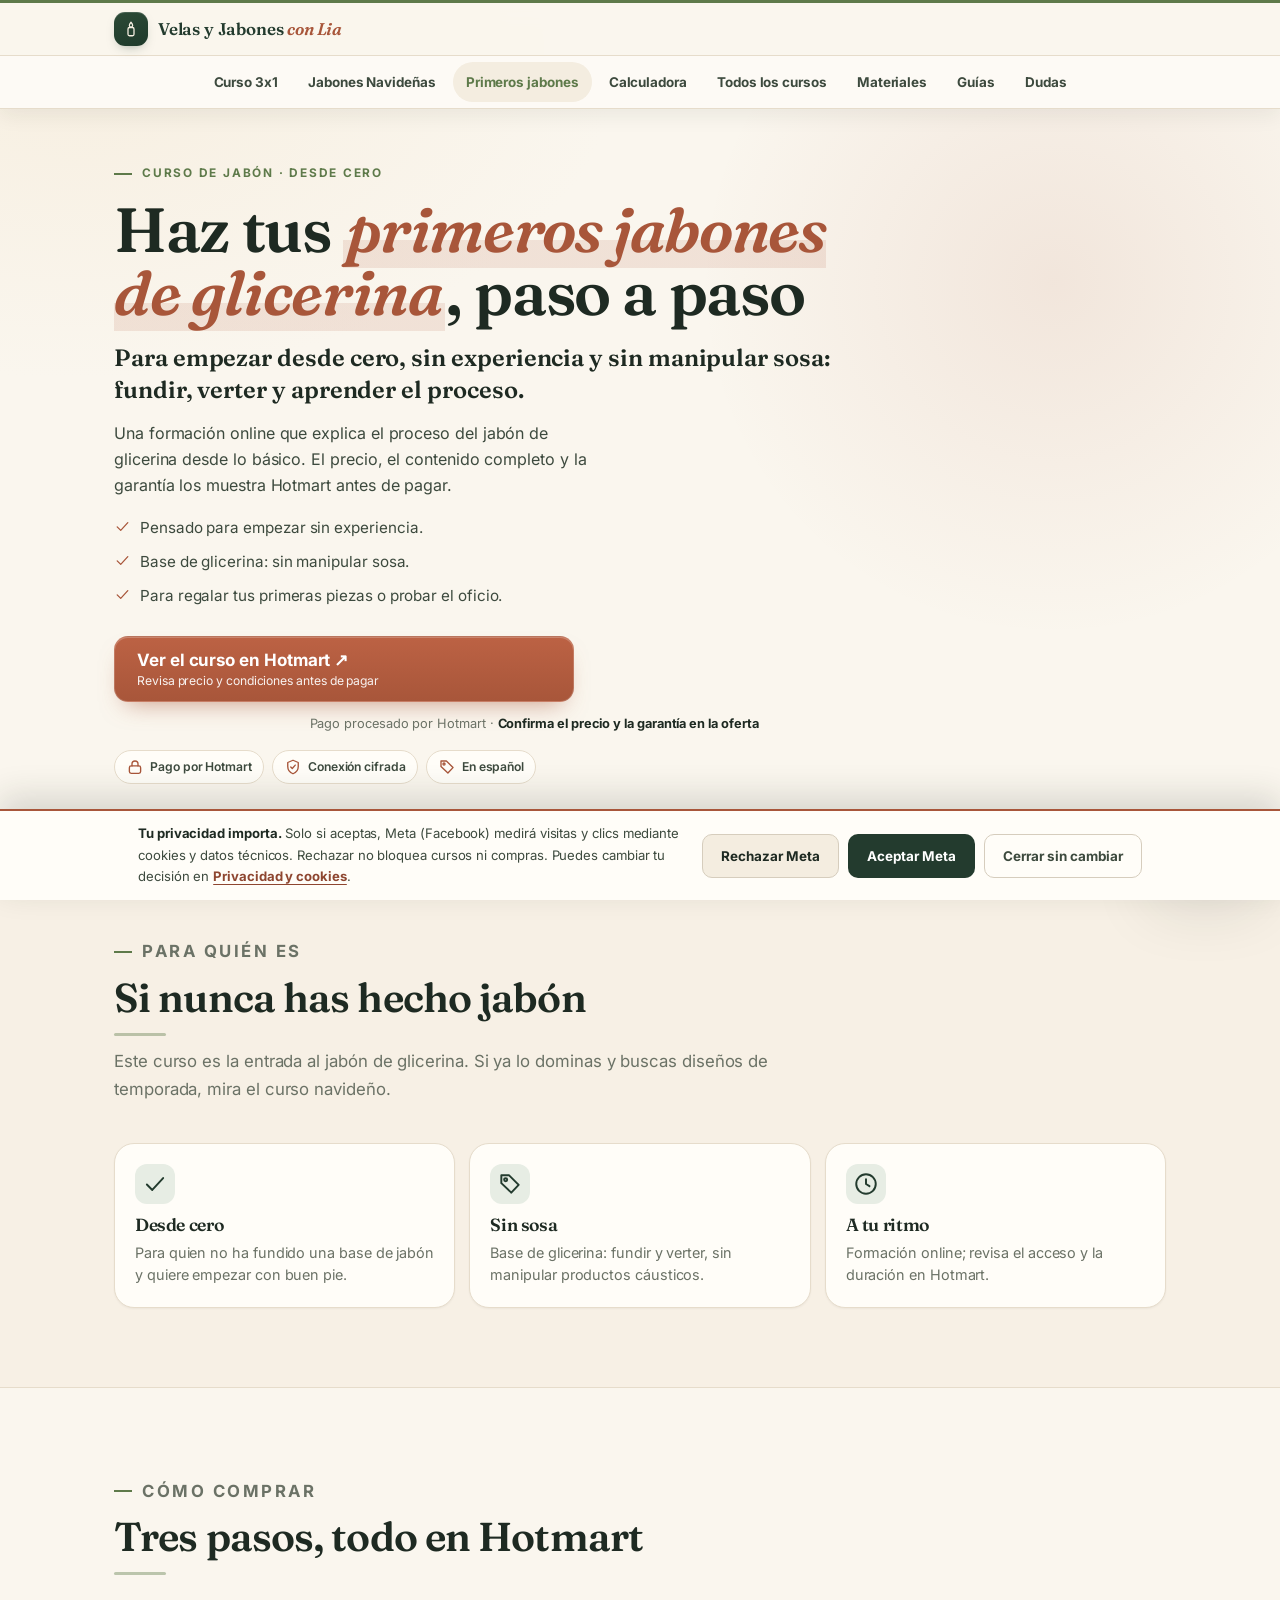
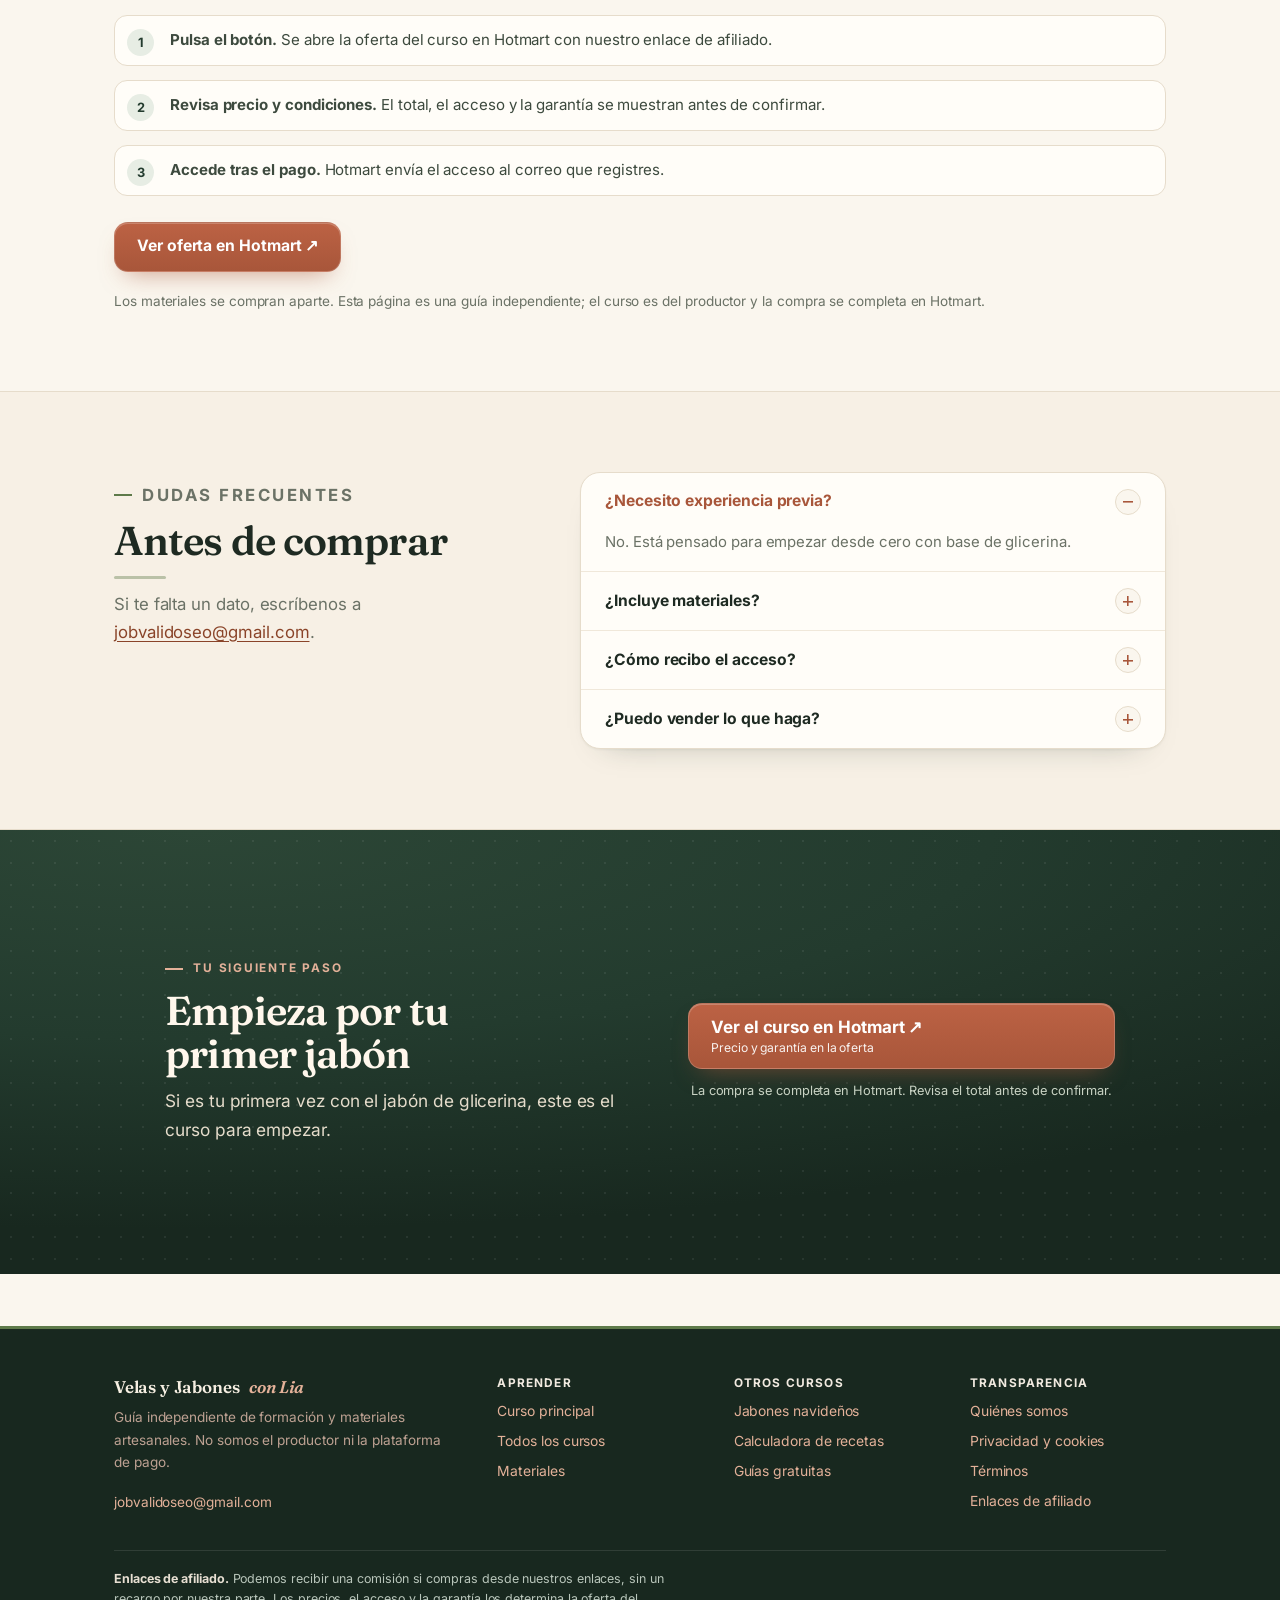
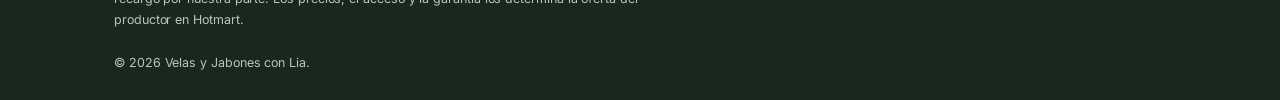
<file: curso-primeros-jabones.html>
<!DOCTYPE html>
<html lang="es">
<head>
<meta charset="UTF-8">
<meta name="viewport" content="width=device-width, initial-scale=1">
<title>Tus Primeros Jabones de Glicerina | Curso online</title>
<meta name="description" content="Curso para hacer tus primeros jabones de glicerina desde cero, sin sosa y paso a paso. Consulta el precio y las condiciones en Hotmart.">
<link rel="canonical" href="https://avali2.github.io/curso-primeros-jabones.html">
<meta name="theme-color" content="#FAF6EE">
<meta name="robots" content="index,follow,max-image-preview:large">
<meta property="og:type" content="website">
<meta property="og:locale" content="es_ES">
<meta property="og:site_name" content="Velas y Jabones con Lia">
<meta property="og:title" content="Tus Primeros Jabones de Glicerina">
<meta property="og:description" content="Empieza con el jabón de glicerina, paso a paso y sin sosa. Revisa el curso y las condiciones en Hotmart.">
<meta property="og:url" content="https://avali2.github.io/curso-primeros-jabones.html">
<meta property="og:image" content="https://avali2.github.io/assets/img/og-image.jpg">
<meta property="og:image:width" content="1200">
<meta property="og:image:height" content="630">
<link rel="icon" href="data:image/svg+xml,%3Csvg xmlns='http://www.w3.org/2000/svg' viewBox='0 0 32 32'%3E%3Crect width='32' height='32' rx='8' fill='%23233B2E'/%3E%3Crect x='11' y='14' width='10' height='12' rx='2.5' fill='%23FAF6EE'/%3E%3Cpath d='M16 5c2 2.4 3 3.9 3 5.4a3 3 0 0 1-6 0C13 8.9 14 7.4 16 5Z' fill='%23A8563A'/%3E%3C/svg%3E">
<link rel="stylesheet" href="assets/css/site.css?v=7">
<link rel="stylesheet" href="assets/css/consent.css?v=7">
<link rel="stylesheet" href="assets/fonts/fonts.css?v=1">
<link rel="stylesheet" href="assets/css/editorial.css?v=10">
</head>
<body class="page-primeros sales-page">
<a class="skip-link" href="#contenido">Saltar al contenido</a>
<svg xmlns="http://www.w3.org/2000/svg" style="position:absolute;width:0;height:0;overflow:hidden" aria-hidden="true" focusable="false">
<symbol id="i-check" viewBox="0 0 24 24"><path d="M4.5 12.5 9.5 17.5 19.5 6.5"/></symbol>
<symbol id="i-shield" viewBox="0 0 24 24"><path d="M12 3l7 3v5.2c0 4.4-3 8.1-7 9.8-4-1.7-7-5.4-7-9.8V6l7-3Z"/><path d="M9 12l2 2 4-4.5"/></symbol>
<symbol id="i-lock" viewBox="0 0 24 24"><rect x="4.5" y="10.5" width="15" height="10" rx="2.4"/><path d="M8 10.5V8a4 4 0 0 1 8 0v2.5"/></symbol>
<symbol id="i-clock" viewBox="0 0 24 24"><circle cx="12" cy="12" r="9"/><path d="M12 7.5V12l3.2 2"/></symbol>
<symbol id="i-tag" viewBox="0 0 24 24"><path d="M4 4h7.2L20 12.8 13.2 20 4 11.2V4Z"/><circle cx="8" cy="8" r="1.4"/></symbol>
<symbol id="i-candle" viewBox="0 0 24 24"><rect x="8" y="10" width="8" height="11" rx="2"/><path d="M12 3c1.4 1.7 2.2 2.9 2.2 4.2a2.2 2.2 0 0 1-4.4 0C9.8 5.9 10.6 4.7 12 3Z"/></symbol>
<symbol id="i-mail" viewBox="0 0 24 24"><rect x="3" y="5" width="18" height="14" rx="2.4"/><path d="m4 7 8 6 8-6"/></symbol>
<symbol id="i-users" viewBox="0 0 24 24"><circle cx="9" cy="8" r="3.2"/><path d="M3.5 19.5c0-3 2.5-5.2 5.5-5.2s5.5 2.2 5.5 5.2"/><path d="M16 5.2A3.2 3.2 0 0 1 16 11"/><path d="M17.5 14.7c2 .6 3.5 2.3 3.5 4.8"/></symbol>
<symbol id="i-chat" viewBox="0 0 24 24"><path d="M4 5.5h16v11H9l-4 3.5v-3.5H4Z"/><path d="M8 10h8M8 13h5"/></symbol>
</svg>

<header class="topbar">
  <div class="wrap topbar-main">
    <a class="brand" href="index.html">
      <span class="brand-mark" aria-hidden="true"><svg viewBox="0 0 24 24" fill="none" stroke="currentColor" stroke-width="1.7" stroke-linecap="round" stroke-linejoin="round"><rect x="8" y="10" width="8" height="11" rx="2"/><path d="M12 3c1.4 1.7 2.2 2.9 2.2 4.2a2.2 2.2 0 0 1-4.4 0C9.8 5.9 10.6 4.7 12 3Z"/></svg></span>
      <span>Velas y Jabones <em>con Lia</em></span>
    </a>
    <button type="button" class="menu-toggle" aria-expanded="false" aria-controls="mobile-menu">Menú <span class="caret">▾</span></button>
  </div>
  <nav class="topnav" id="nav" aria-label="Menú principal">
    <div class="wrap topnav-in">
      <a href="index.html">Curso 3x1</a>
      <a href="curso-jabones-navidenas.html">Jabones Navideñas</a>
      <a href="curso-primeros-jabones.html">Primeros jabones</a>
      <a href="calculadora.html">Calculadora</a>
      <a href="tienda.html">Todos los cursos</a>
      <a href="kit.html">Materiales</a>
      <a href="guias.html">Guías</a>
      <a href="index.html#faq">Dudas</a>
    </div>
  </nav>
  <nav class="mobile-menu" id="mobile-menu" aria-label="Menú móvil">
    <a href="index.html">Curso 3x1</a>
    <a href="curso-jabones-navidenas.html">Jabones Navideñas</a>
    <a href="curso-primeros-jabones.html">Primeros jabones</a>
    <a href="calculadora.html">Calculadora</a>
    <a href="tienda.html">Todos los cursos</a>
    <a href="kit.html">Materiales</a>
    <a href="guias.html">Guías</a>
    <a href="index.html#faq">Dudas</a>
  </nav>
</header>

<main id="contenido">
  <section class="hero">
    <div class="wrap">
      <div class="hero-copy hero-copy--value">
        <p class="eyebrow">Curso de jabón · Desde cero</p>
        <h1>Haz tus <em>primeros jabones de glicerina</em>, paso a paso</h1>
        <p class="hero-sub">Para empezar desde cero, sin experiencia y sin manipular sosa: fundir, verter y aprender el proceso.</p>
        <p class="hero-body">Una formación online que explica el proceso del jabón de glicerina desde lo básico. El precio, el contenido completo y la garantía los muestra Hotmart antes de pagar.</p>
        <ul class="check-list hero-checks">
          <li><svg class="ico" aria-hidden="true"><use href="#i-check"/></svg><span>Pensado para empezar sin experiencia.</span></li>
          <li><svg class="ico" aria-hidden="true"><use href="#i-check"/></svg><span>Base de glicerina: sin manipular sosa.</span></li>
          <li><svg class="ico" aria-hidden="true"><use href="#i-check"/></svg><span>Para regalar tus primeras piezas o probar el oficio.</span></li>
        </ul>
        <div class="hero-actions">
          <a class="cta cta--hero" href="https://pay.hotmart.com/Q94671133L?ref=F108460268T&hsrc=VklUUklOQVNUT1JF" target="_blank" rel="sponsored noopener" data-hotmart data-placement="hero" data-sticky-anchor>
            <span>Ver el curso en Hotmart ↗</span>
            <small>Revisa precio y condiciones antes de pagar</small>
          </a>
        </div>
        <p class="reassure">Pago procesado por Hotmart · <b>Confirma el precio y la garantía en la oferta</b></p>
        <div class="trust-row">
          <span class="trust-badge"><svg class="ico" aria-hidden="true"><use href="#i-lock"/></svg> Pago por Hotmart</span>
          <span class="trust-badge"><svg class="ico" aria-hidden="true"><use href="#i-shield"/></svg> Conexión cifrada</span>
          <span class="trust-badge"><svg class="ico" aria-hidden="true"><use href="#i-tag"/></svg> En español</span>
        </div>
      </div>
    </div>
  </section>

  <section class="section band" id="para-quien">
    <div class="wrap">
      <div class="section-head"><p class="eyebrow">Para quién es</p><h2>Si nunca has hecho jabón</h2><p>Este curso es la entrada al jabón de glicerina. Si ya lo dominas y buscas diseños de temporada, mira el curso navideño.</p></div>
      <div class="inc-grid">
        <article class="inc-card"><span class="inc-ico" aria-hidden="true"><svg class="ico ico--lg"><use href="#i-check"/></svg></span><h3>Desde cero</h3><p>Para quien no ha fundido una base de jabón y quiere empezar con buen pie.</p></article>
        <article class="inc-card"><span class="inc-ico" aria-hidden="true"><svg class="ico ico--lg"><use href="#i-tag"/></svg></span><h3>Sin sosa</h3><p>Base de glicerina: fundir y verter, sin manipular productos cáusticos.</p></article>
        <article class="inc-card"><span class="inc-ico" aria-hidden="true"><svg class="ico ico--lg"><use href="#i-clock"/></svg></span><h3>A tu ritmo</h3><p>Formación online; revisa el acceso y la duración en Hotmart.</p></article>
      </div>
    </div>
  </section>

  <section class="section" id="comprar">
    <div class="wrap">
      <div class="section-head"><p class="eyebrow">Cómo comprar</p><h2>Tres pasos, todo en Hotmart</h2></div>
      <ol class="buy-steps">
        <li><b>Pulsa el botón.</b> Se abre la oferta del curso en Hotmart con nuestro enlace de afiliado.</li>
        <li><b>Revisa precio y condiciones.</b> El total, el acceso y la garantía se muestran antes de confirmar.</li>
        <li><b>Accede tras el pago.</b> Hotmart envía el acceso al correo que registres.</li>
      </ol>
      <a class="cta mt-3" href="https://pay.hotmart.com/Q94671133L?ref=F108460268T&hsrc=VklUUklOQVNUT1JF" target="_blank" rel="sponsored noopener" data-hotmart data-placement="content">Ver oferta en Hotmart ↗</a>
      <p class="small muted mt-2">Los materiales se compran aparte. Esta página es una guía independiente; el curso es del productor y la compra se completa en Hotmart.</p>
    </div>
  </section>

  <section class="section band" id="faq"><div class="wrap split"><div class="section-head"><p class="eyebrow">Dudas frecuentes</p><h2>Antes de comprar</h2><p>Si te falta un dato, escríbenos a <a href="mailto:jobvalidoseo@gmail.com?subject=Duda%20primeros%20jabones">jobvalidoseo@gmail.com</a>.</p></div><div class="faq">
    <details open><summary>¿Necesito experiencia previa?</summary><p>No. Está pensado para empezar desde cero con base de glicerina.</p></details>
    <details><summary>¿Incluye materiales?</summary><p>No. Es una formación online; la base, los colorantes y los moldes se compran aparte.</p></details>
    <details><summary>¿Cómo recibo el acceso?</summary><p>Hotmart envía el acceso al correo que registras tras confirmar el pago. Revisa spam si no lo encuentras.</p></details>
    <details><summary>¿Puedo vender lo que haga?</summary><p>Puedes vender tus piezas, pero revisa las normas sanitarias y de etiquetado de tu país. El curso no sustituye esos trámites.</p></details>
  </div></div></section>

  <section class="section band--dark" id="empezar"><div class="wrap"><div class="finale"><div class="finale-grid"><div><p class="eyebrow">Tu siguiente paso</p><h2>Empieza por tu primer jabón</h2><p>Si es tu primera vez con el jabón de glicerina, este es el curso para empezar.</p></div><div><a class="cta cta--hero" href="https://pay.hotmart.com/Q94671133L?ref=F108460268T&hsrc=VklUUklOQVNUT1JF" target="_blank" rel="sponsored noopener" data-hotmart data-placement="final" data-sticky-anchor><span>Ver el curso en Hotmart ↗</span><small>Precio y garantía en la oferta</small></a><p class="reassure" style="color:#C9D3C4">La compra se completa en Hotmart. Revisa el total antes de confirmar.</p></div></div></div></div></section>
</main>

<footer class="footer"><div class="wrap"><div class="footer-grid"><div class="footer-about"><a class="brand" href="index.html">Velas y Jabones <em>con Lia</em></a><p>Guía independiente de formación y materiales artesanales. No somos el productor ni la plataforma de pago.</p><p class="mt-2"><a href="mailto:jobvalidoseo@gmail.com">jobvalidoseo@gmail.com</a></p></div><div><h4>Aprender</h4><ul><li><a href="index.html">Curso principal</a></li><li><a href="tienda.html">Todos los cursos</a></li><li><a href="kit.html">Materiales</a></li></ul></div><div><h4>Otros cursos</h4><ul><li><a href="curso-jabones-navidenas.html">Jabones navideños</a></li><li><a href="calculadora.html">Calculadora de recetas</a></li><li><a href="guias.html">Guías gratuitas</a></li></ul></div><div><h4>Transparencia</h4><ul><li><a href="sobre.html">Quiénes somos</a></li><li><a href="privacidad.html">Privacidad y cookies</a></li><li><a href="terminos.html">Términos</a></li><li><a href="sobre.html#afiliados">Enlaces de afiliado</a></li></ul></div></div><div class="footer-bottom"><p><strong>Enlaces de afiliado.</strong> Podemos recibir una comisión si compras desde nuestros enlaces, sin un recargo por nuestra parte. Los precios, el acceso y la garantía los determina la oferta del productor en Hotmart.</p><p>© <span data-year>2026</span> Velas y Jabones con Lia.</p></div></div></footer>

<div class="sticky-buy" aria-label="Oferta del curso"><div class="sb-price"><b>Curso online</b><span>Revisa precio y garantía en Hotmart</span></div><a class="cta" href="https://pay.hotmart.com/Q94671133L?ref=F108460268T&hsrc=VklUUklOQVNUT1JF" target="_blank" rel="sponsored noopener" data-hotmart data-placement="sticky">Ver oferta ↗</a></div>

<button type="button" class="support-fab" aria-expanded="false" aria-controls="support-panel" aria-label="Abrir dudas y contacto"><svg class="ico" aria-hidden="true"><use href="#i-chat"/></svg><span class="support-fab-label">¿Dudas?</span></button>
<div class="support-panel" id="support-panel" role="dialog" aria-label="Contacto y ayuda"><button type="button" class="close" aria-label="Cerrar">×</button><h3>¿Te ayudamos a decidir?</h3><p>Resolvemos dudas sobre contenido, materiales y compra.</p><a href="mailto:jobvalidoseo@gmail.com?subject=Duda%20primeros%20jabones"><svg class="ico" aria-hidden="true"><use href="#i-mail"/></svg> jobvalidoseo@gmail.com</a><a href="https://www.facebook.com/Liavelasjabones" target="_blank" rel="noopener"><svg class="ico" aria-hidden="true"><use href="#i-users"/></svg> Comunidad en Facebook</a></div>

<script src="assets/js/consent.js?v=7" defer></script>
<script src="assets/js/site.js?v=9" defer></script>
<script src="assets/js/pro.js?v=5" defer></script>
</body>
</html>
</file>
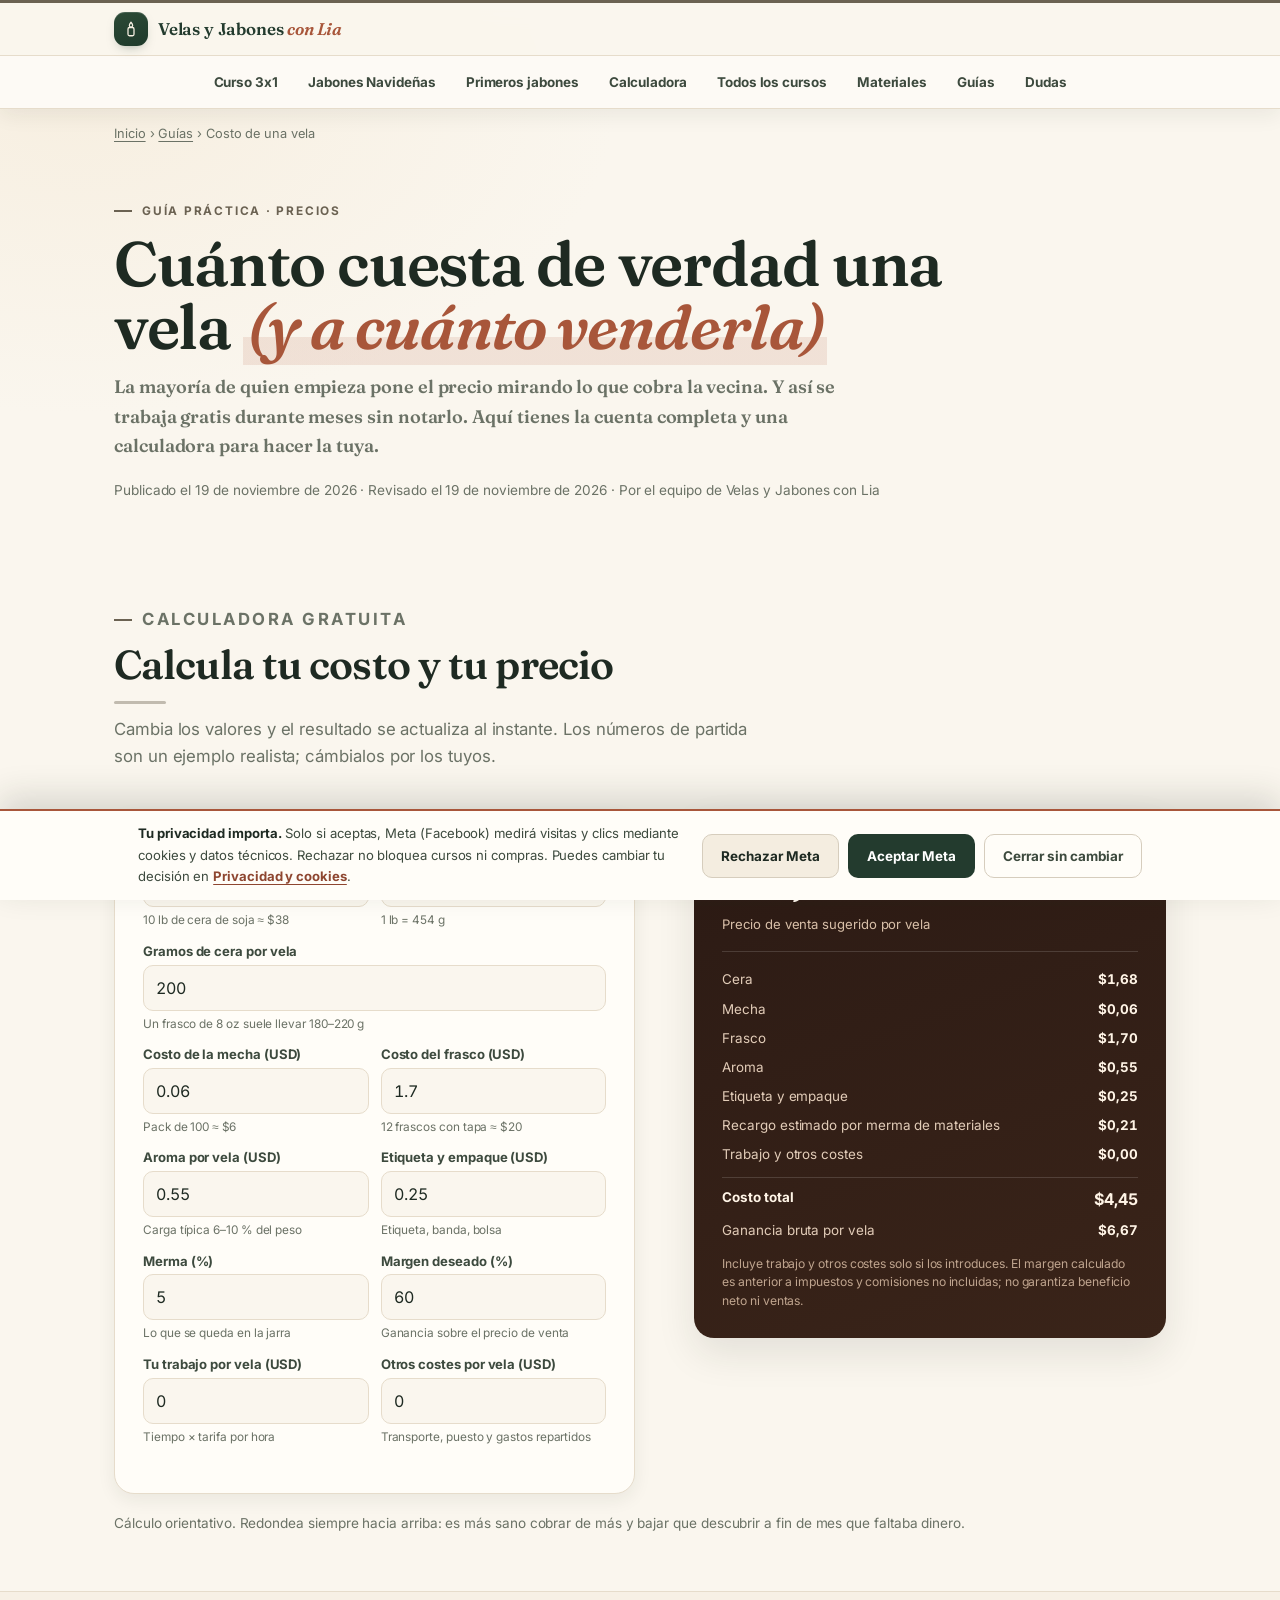
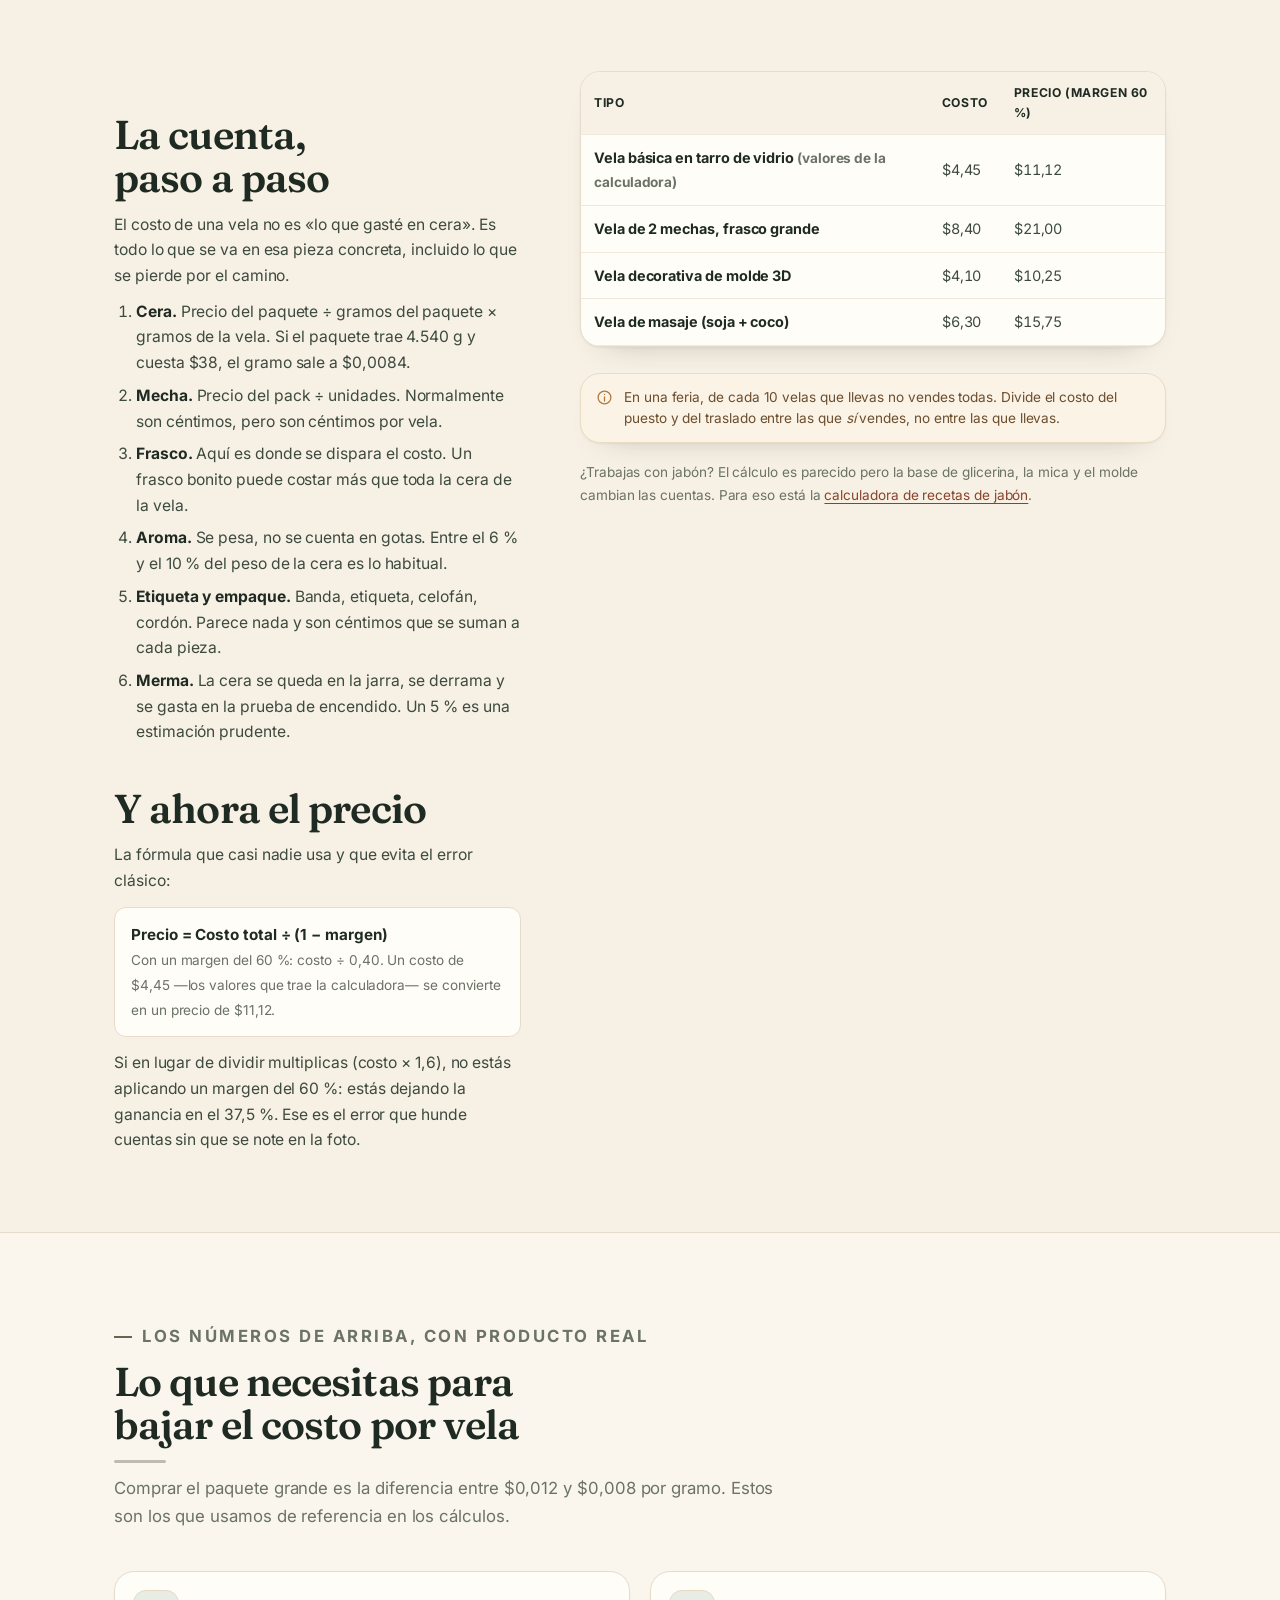
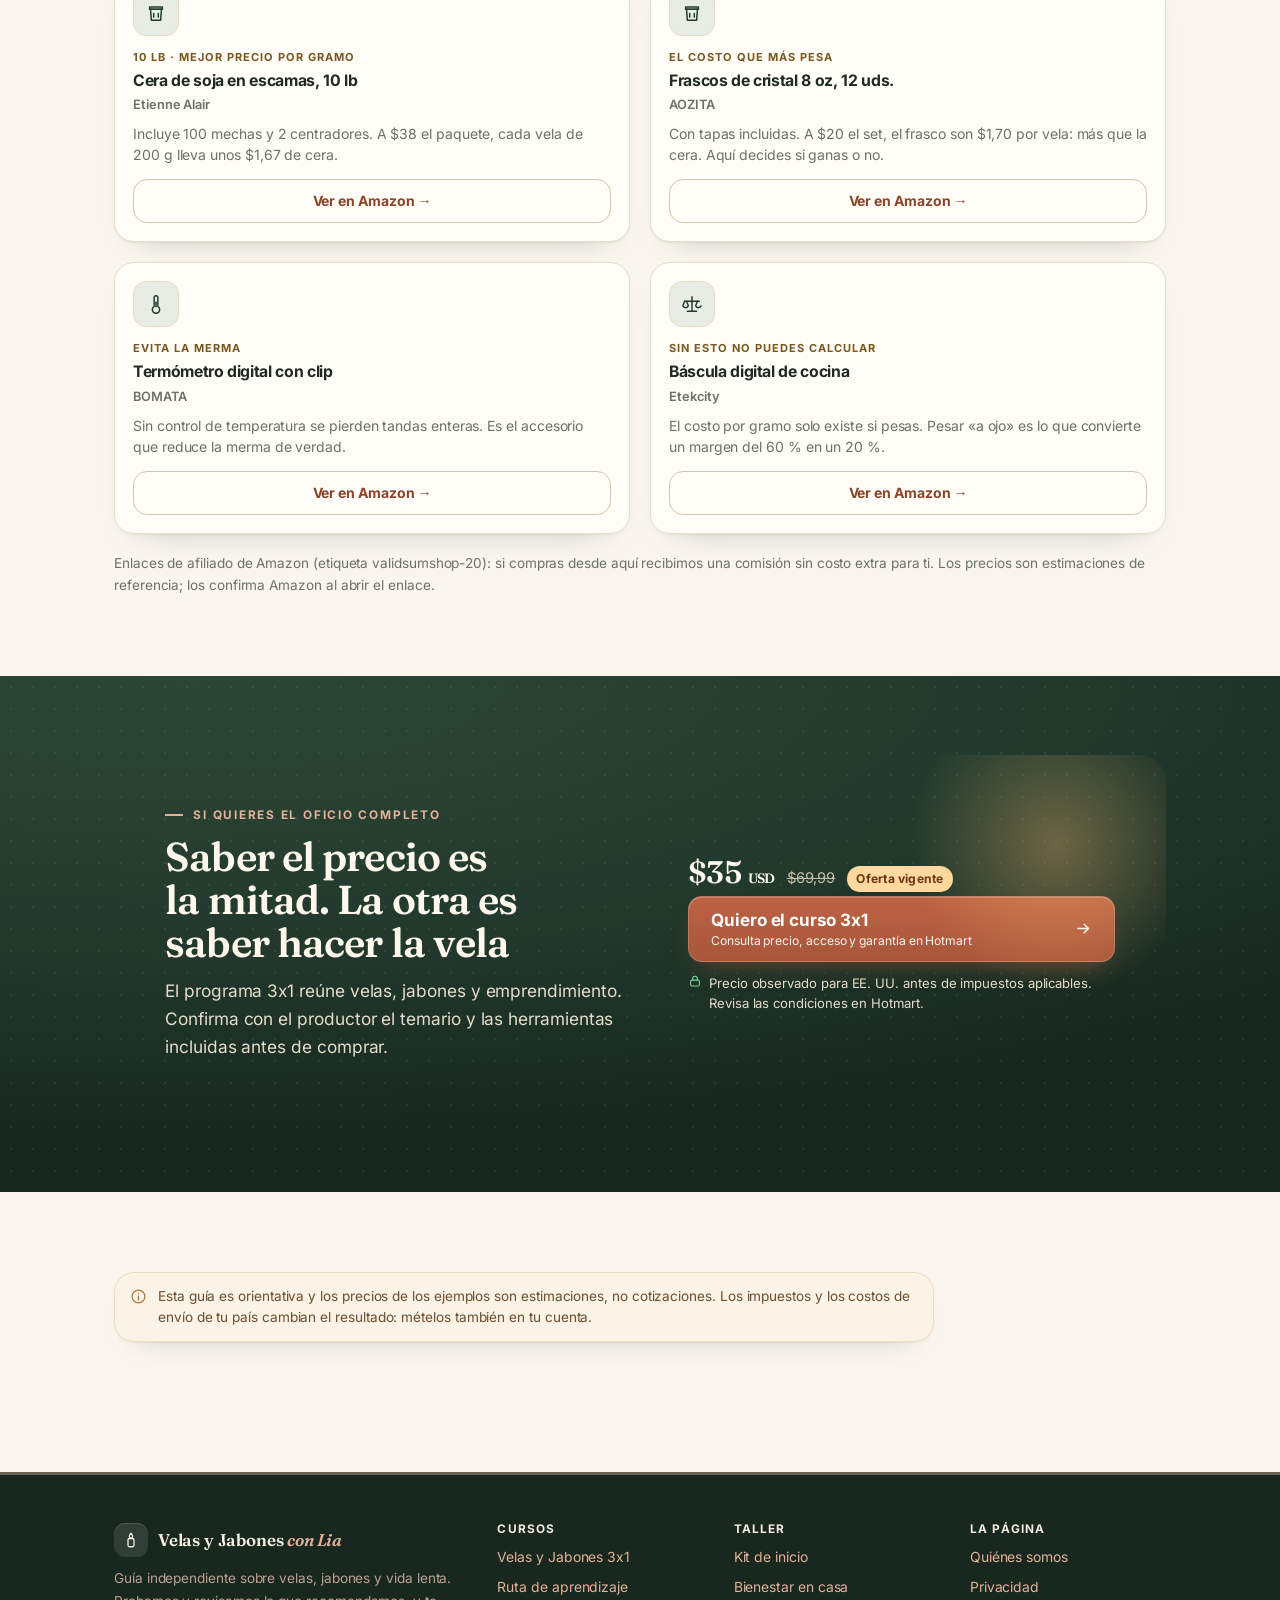
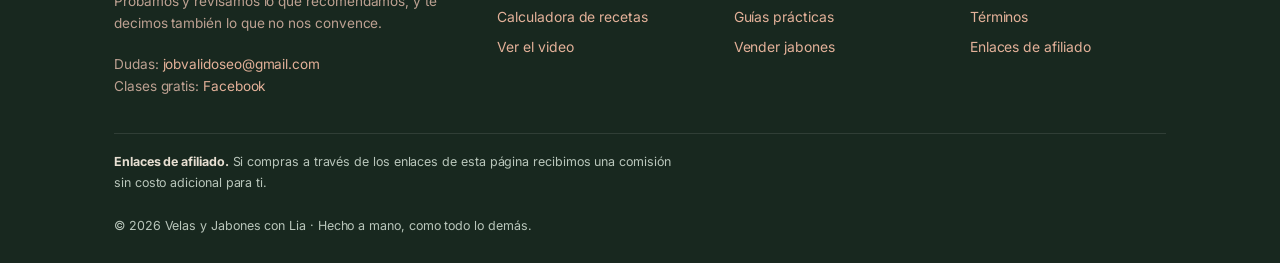
<file: guia-costo-velas.html>
<!DOCTYPE html>
<html lang="es">
<head>
<meta charset="UTF-8">
<meta name="viewport" content="width=device-width, initial-scale=1">
<title>Cuánto cuesta hacer una vela (y a cuánto venderla) · Guía + calculadora</title>
<meta name="description" content="Calcula el costo real de una vela artesanal: cera, mecha, frasco, aroma, empaque y merma. Calculadora gratis y precio de venta sugerido para no trabajar gratis.">
<link rel="canonical" href="https://avali2.github.io/guia-costo-velas.html">
<meta name="theme-color" content="#fbf7ef">
<meta property="og:type" content="article">
<meta property="og:locale" content="es_ES">
<meta property="og:site_name" content="Velas y Jabones con Lia">
<meta property="og:title" content="Cuánto cuesta hacer una vela (y a cuánto venderla)">
<meta property="og:description" content="Calculadora gratis del costo real por vela, con margen y precio de venta sugerido.">
<meta property="og:url" content="https://avali2.github.io/guia-costo-velas.html">
<meta property="og:image" content="https://avali2.github.io/assets/img/og-image.jpg">
<meta property="og:image:width" content="1200">
<meta property="og:image:height" content="630">
<meta name="twitter:card" content="summary_large_image">
<meta name="twitter:image" content="https://avali2.github.io/assets/img/og-image.jpg">
<link rel="icon" href="data:image/svg+xml,%3Csvg xmlns='http://www.w3.org/2000/svg' viewBox='0 0 32 32'%3E%3Crect width='32' height='32' rx='8' fill='%23f4e9da'/%3E%3Crect x='11' y='13' width='10' height='13' rx='2.5' fill='%238a4429'/%3E%3Cpath d='M16 5c2 2.4 3 3.9 3 5.4a3 3 0 0 1-6 0C13 8.9 14 7.4 16 5Z' fill='%23a8543a'/%3E%3C/svg%3E">
<link rel="stylesheet" href="assets/css/site.css?v=7">
<link rel="stylesheet" href="assets/fonts/fonts.css?v=1">
<link rel="stylesheet" href="assets/css/editorial.css?v=10">
<link rel="stylesheet" href="assets/css/consent.css?v=7">
<style>
.calc-box {
  background: var(--surface);
  border: 1px solid var(--line);
  border-radius: var(--radius);
  box-shadow: var(--shadow-sm);
  padding: clamp(18px, 2.6vw, 28px);
}
.calc-grid { display: grid; gap: 12px; }
.field { display: grid; gap: 4px; }
.field label { font-size: .82rem; font-weight: 650; color: var(--body); line-height: 1.35; }
.field .hint { font-size: .74rem; color: var(--muted); }
.field input {
  width: 100%;
  min-block-size: 46px;
  padding: 10px 12px;
  border: 1px solid var(--line);
  border-radius: 10px;
  background: var(--paper);
  color: var(--ink);
  font-family: var(--sans);
  font-size: 1rem;
  font-variant-numeric: tabular-nums;
}
.field input:focus { border-color: var(--caramel); background: #fff; }
.field-duo { display: grid; grid-template-columns: 1fr 1fr; gap: 12px; }
@media (max-width: 480px) { .field-duo { grid-template-columns: 1fr; } }

.resultado {
  position: sticky;
  top: calc(var(--header-h) + 16px);
  background: linear-gradient(160deg, #2b1a14, #3a2419);
  color: #f3e3d3;
  border-radius: var(--radius);
  padding: clamp(20px, 2.6vw, 28px);
  box-shadow: var(--shadow-md);
}
.resultado h3 { color: #fff6ea; font-family: var(--sans); font-size: .76rem; letter-spacing: .09em; text-transform: uppercase; }
.resultado .big {
  font-family: var(--serif);
  font-size: clamp(2.1rem, 1.7rem + 1.6vw, 2.9rem);
  font-weight: 700;
  line-height: 1.05;
  color: #fff8ee;
  letter-spacing: -.02em;
}
.resultado .label { color: #d9c0a9; font-size: .82rem; }
.resultado .divider { height: 1px; background: rgb(255 255 255 / 14%); margin-block: 16px; }
.desglose { display: grid; gap: 7px; margin-top: 4px; }
.desglose div { display: flex; justify-content: space-between; gap: 12px; font-size: .84rem; color: #e2ccb8; }
.desglose b { color: #fff4e6; font-variant-numeric: tabular-nums; }
.resultado .nota { margin-top: 14px; font-size: .76rem; color: #bfa48e; line-height: 1.5; }
@media (max-width: 860px) { .resultado { position: static; } }

.ejemplos { width: 100%; border-collapse: collapse; font-size: .9rem; }
.ejemplos th, .ejemplos td { padding: 11px 13px; text-align: start; border-block-end: 1px solid var(--line-soft); }
.ejemplos thead th { background: var(--parchment); color: var(--ink); font-size: .76rem; text-transform: uppercase; letter-spacing: .05em; }
.ejemplos td:first-child { font-weight: 650; color: var(--ink); }
.ejemplos td:not(:first-child) { font-variant-numeric: tabular-nums; }
.calc-split { grid-template-columns: minmax(0, 1.05fr) minmax(0, .95fr); align-items: start; }
@media (max-width: 860px) { .calc-split { grid-template-columns: 1fr; } }
</style>
<script type="application/ld+json">
{
  "@context": "https://schema.org",
  "@graph": [
    {
      "@type": "Article",
      "headline": "Cuánto cuesta hacer una vela y a cuánto venderla",
      "description": "Costo real por vela y precio de venta sugerido, con calculadora gratuita.",
      "inLanguage": "es",
      "datePublished": "2026-11-19",
      "dateModified": "2026-11-19",
      "author": { "@type": "Organization", "name": "Velas y Jabones con Lia" },
      "publisher": { "@type": "Organization", "name": "Velas y Jabones con Lia" },
      "image": "https://avali2.github.io/assets/img/og-image.jpg",
      "mainEntityOfPage": "https://avali2.github.io/guia-costo-velas.html"
    },
    {
      "@type": "BreadcrumbList",
      "itemListElement": [
        { "@type": "ListItem", "position": 1, "name": "Inicio", "item": "https://avali2.github.io/" },
        { "@type": "ListItem", "position": 2, "name": "Guías", "item": "https://avali2.github.io/guias.html" },
        { "@type": "ListItem", "position": 3, "name": "Costo de una vela" }
      ]
    },
    {
      "@type": "HowTo",
      "name": "Calcular el costo y el precio de una vela artesanal",
      "totalTime": "PT5M",
      "step": [
        { "@type": "HowToStep", "name": "Calcula el costo de la cera", "text": "Divide el precio del paquete entre los gramos que trae y multiplica por los gramos que usa cada vela." },
        { "@type": "HowToStep", "name": "Suma mecha, frasco, aroma y empaque", "text": "Cada elemento debe entrar en el costo, incluido el frasco y la etiqueta." },
        { "@type": "HowToStep", "name": "Añade la merma", "text": "Una parte de la cera se pierde en el vertido y en la limpieza. Súmala como porcentaje." },
        { "@type": "HowToStep", "name": "Fija el precio con margen", "text": "Divide el costo total entre uno menos el margen que quieres, expresado en decimal." }
      ]
    }
  ]
}
</script>
</head>
<body class="page-guia">
<!--sprites-->
<svg xmlns="http://www.w3.org/2000/svg" style="position:absolute;width:0;height:0;overflow:hidden" aria-hidden="true" focusable="false">
<symbol id="ico-flame" viewBox="0 0 24 24"><path d="M12 3c2.2 2.8 3.6 4.9 3.6 7.2A3.6 3.6 0 0 1 12 13.8a3.6 3.6 0 0 1-3.6-3.6C8.4 7.9 9.8 5.8 12 3Z"/><path d="M12 21c2.2 0 4-1.5 4-3.4 0-2.1-2-3.3-4-5.6-2 2.3-4 3.5-4 5.6C8 19.5 9.8 21 12 21Z"/></symbol>
<symbol id="ico-candle" viewBox="0 0 24 24"><rect x="8" y="10" width="8" height="11" rx="2"/><path d="M12 3c1.4 1.7 2.2 2.9 2.2 4.2a2.2 2.2 0 0 1-4.4 0C9.8 5.9 10.6 4.7 12 3Z"/><path d="M12 7v3"/></symbol>
<symbol id="ico-soap" viewBox="0 0 24 24"><rect x="3.5" y="8" width="17" height="11.5" rx="3.5"/><path d="M7.5 8V6.6A2.6 2.6 0 0 1 10.1 4h3.8a2.6 2.6 0 0 1 2.6 2.6V8"/><path d="M8.5 13h7"/></symbol>
<symbol id="ico-droplet" viewBox="0 0 24 24"><path d="M12 3.2c3 3.4 6 6.3 6 9.6a6 6 0 0 1-12 0c0-3.3 3-6.2 6-9.6Z"/></symbol>
<symbol id="ico-jar" viewBox="0 0 24 24"><path d="M6 8h12l-1 12H7L6 8Z"/><path d="M5 5.5h14V8H5z"/><path d="M9.5 12.5v4M14.5 12.5v4"/></symbol>
<symbol id="ico-scale" viewBox="0 0 24 24"><path d="M12 4v16"/><path d="M7 20h10"/><path d="M4 9h16"/><path d="M4 9l-2 5a3.2 3.2 0 0 0 6 0L6 9"/><path d="M18 9l-2 5a3.2 3.2 0 0 0 6 0"/></symbol>
<symbol id="ico-thermo" viewBox="0 0 24 24"><path d="M14 14.6V5a2 2 0 1 0-4 0v9.6a4 4 0 1 0 4 0Z"/><path d="M12 10v5"/></symbol>
<symbol id="ico-scissors" viewBox="0 0 24 24"><circle cx="6" cy="6" r="2.6"/><circle cx="6" cy="18" r="2.6"/><path d="M8.1 7.9 20 18M8.1 16.1 20 6"/></symbol>
<symbol id="ico-box" viewBox="0 0 24 24"><path d="M3.5 8.5 12 4l8.5 4.5v7L12 20l-8.5-4.5v-7Z"/><path d="M3.5 8.5 12 13l8.5-4.5M12 13v7"/></symbol>
<symbol id="ico-tag" viewBox="0 0 24 24"><path d="M4 4h7.2L20 12.8 13.2 20 4 11.2V4Z"/><circle cx="8" cy="8" r="1.4"/></symbol>
<symbol id="ico-gift" viewBox="0 0 24 24"><rect x="3.5" y="8" width="17" height="4" rx="1"/><path d="M5 12v8h14v-8"/><path d="M12 8v12"/><path d="M12 8S10.8 4 8.6 4a2.4 2.4 0 0 0 0 4H12Zm0 0s1.2-4 3.4-4a2.4 2.4 0 0 1 0 4H12Z"/></symbol>
<symbol id="ico-book" viewBox="0 0 24 24"><path d="M4 4.5A2.5 2.5 0 0 1 6.5 2H20v17H6.5A2.5 2.5 0 0 0 4 21.5V4.5Z"/><path d="M4 19V4.5M8 7h8M8 11h6"/></symbol>
<symbol id="ico-shield" viewBox="0 0 24 24"><path d="M12 3l7 3v5.2c0 4.4-3 8.1-7 9.8-4-1.7-7-5.4-7-9.8V6l7-3Z"/><path d="M9 12l2 2 4-4.5"/></symbol>
<symbol id="ico-clock" viewBox="0 0 24 24"><circle cx="12" cy="12" r="9"/><path d="M12 7.5V12l3.2 2"/></symbol>
<symbol id="ico-globe" viewBox="0 0 24 24"><circle cx="12" cy="12" r="9"/><path d="M3.4 12h17.2M12 3c2.5 2.6 3.8 5.7 3.8 9s-1.3 6.4-3.8 9c-2.5-2.6-3.8-5.7-3.8-9S9.5 5.6 12 3Z"/></symbol>
<symbol id="ico-check" viewBox="0 0 24 24"><path d="M4.5 12.5 9.5 17.5 19.5 6.5"/></symbol>
<symbol id="ico-play" viewBox="0 0 24 24"><path d="M8 5.5v13l11-6.5-11-6.5Z"/></symbol>
<symbol id="ico-lock" viewBox="0 0 24 24"><rect x="4.5" y="10.5" width="15" height="10" rx="2.4"/><path d="M8 10.5V8a4 4 0 0 1 8 0v2.5"/></symbol>
<symbol id="ico-arrow" viewBox="0 0 24 24"><path d="M4 12h15"/><path d="M13 6l6 6-6 6"/></symbol>
<symbol id="ico-sparkle" viewBox="0 0 24 24"><path d="M12 3l1.9 5.4L19 10.5l-5.1 2.1L12 18l-1.9-5.4L5 10.5l5.1-2.1L12 3Z"/><path d="M18.5 15.5l.8 2.2 2.2.8-2.2.8-.8 2.2-.8-2.2-2.2-.8 2.2-.8.8-2.2Z"/></symbol>
<symbol id="ico-leaf" viewBox="0 0 24 24"><path d="M20 4S6 3 4.5 11.5C3.6 16.6 8 20 12 20c6 0 8-8 8-16Z"/><path d="M4.5 19.5C7 14 11 10.5 16 8.5"/></symbol>
<symbol id="ico-heart" viewBox="0 0 24 24"><path d="M12 20s-7.5-4.6-7.5-9.4A4.1 4.1 0 0 1 12 8a4.1 4.1 0 0 1 7.5 2.6C19.5 15.4 12 20 12 20Z"/></symbol>
<symbol id="ico-bath" viewBox="0 0 24 24"><path d="M3 11h18v3a5 5 0 0 1-5 5H8a5 5 0 0 1-5-5v-3Z"/><path d="M6 11V6.5A2.5 2.5 0 0 1 8.5 4c1.3 0 2.3.9 2.5 2"/><path d="M7 21l.8-2M17 21l-.8-2"/></symbol>
<symbol id="ico-diffuser" viewBox="0 0 24 24"><path d="M9 3h6l-1 4h-4L9 3Z"/><path d="M7.5 7h9l1.2 12.2a2 2 0 0 1-2 2.2H8.3a2 2 0 0 1-2-2.2L7.5 7Z"/><path d="M12 10.5v6"/></symbol>
<symbol id="ico-oil" viewBox="0 0 24 24"><path d="M10 3h4v3.2l2 2.4c.6.8 1 1.7 1 2.7V19a2 2 0 0 1-2 2H9a2 2 0 0 1-2-2v-7.7c0-1 .4-1.9 1-2.7l2-2.4V3Z"/><path d="M7.4 14h9.2"/></symbol>
<symbol id="ico-salt" viewBox="0 0 24 24"><path d="M8 5h8l1.5 14.5a2 2 0 0 1-2 2.2H8.5a2 2 0 0 1-2-2.2L8 5Z"/><path d="M7.6 10h8.8"/><circle cx="11" cy="15" r=".9"/><circle cx="14" cy="17.5" r=".9"/></symbol>
<symbol id="ico-wheat" viewBox="0 0 24 24"><path d="M12 21V9"/><path d="M12 9c0-2.5-1.4-4.5-3.5-5M12 9c0-2.5 1.4-4.5 3.5-5"/><path d="M12 14c0-2-1.2-3.6-3-4M12 14c0-2 1.2-3.6 3-4"/><path d="M12 19c0-2-1.2-3.6-3-4M12 19c0-2 1.2-3.6 3-4"/></symbol>
<symbol id="ico-star" viewBox="0 0 24 24"><path d="M12 3.5l2.6 5.3 5.9.9-4.3 4.1 1 5.8-5.2-2.7-5.2 2.7 1-5.8L3.5 9.7l5.9-.9L12 3.5Z"/></symbol>
<symbol id="ico-calculator" viewBox="0 0 24 24"><rect x="4.5" y="3" width="15" height="18" rx="2.4"/><path d="M8 7h8"/><path d="M8.5 11.5h.01M12 11.5h.01M15.5 11.5h.01M8.5 15h.01M12 15h.01M15.5 15h.01M8.5 18.2h.01M12 18.2h.01M15.5 18.2h.01"/></symbol>
<symbol id="ico-users" viewBox="0 0 24 24"><circle cx="9" cy="8" r="3.2"/><path d="M3.5 19.5c0-3 2.5-5.2 5.5-5.2s5.5 2.2 5.5 5.2"/><path d="M16 5.2A3.2 3.2 0 0 1 16 11"/><path d="M17.5 14.7c2 .6 3.5 2.3 3.5 4.8"/></symbol>
<symbol id="ico-refresh" viewBox="0 0 24 24"><path d="M3.5 12a8.5 8.5 0 0 1 14.4-6.1L21 8.5"/><path d="M21 4v4.5h-4.5"/><path d="M20.5 12a8.5 8.5 0 0 1-14.4 6.1L3 15.5"/><path d="M3 20v-4.5h4.5"/></symbol>
<symbol id="ico-info" viewBox="0 0 24 24"><circle cx="12" cy="12" r="9"/><path d="M12 11v6M12 7.6h.01"/></symbol>
</svg>
<!--/sprites-->
<a class="skip-link" href="#contenido">Saltar al contenido</a>

<header class="topbar">
  <div class="wrap topbar-main">
    <a class="brand" href="index.html">
      <span class="brand-mark" aria-hidden="true"><svg viewBox="0 0 24 24" fill="none" stroke="currentColor" stroke-width="1.7" stroke-linecap="round" stroke-linejoin="round"><rect x="8" y="10" width="8" height="11" rx="2"/><path d="M12 3c1.4 1.7 2.2 2.9 2.2 4.2a2.2 2.2 0 0 1-4.4 0C9.8 5.9 10.6 4.7 12 3Z"/></svg></span>
      <span>Velas y Jabones <em>con Lia</em></span>
    </a>
    <button type="button" class="menu-toggle" aria-expanded="false" aria-controls="mobile-menu">Menú <span class="caret">▾</span></button>
  </div>
  <nav class="topnav" id="nav" aria-label="Menú principal">
    <div class="wrap topnav-in">
      <a href="index.html">Curso 3x1</a>
      <a href="curso-jabones-navidenas.html">Jabones Navideñas</a>
      <a href="curso-primeros-jabones.html">Primeros jabones</a>
      <a href="calculadora.html">Calculadora</a>
      <a href="tienda.html">Todos los cursos</a>
      <a href="kit.html">Materiales</a>
      <a href="guias.html">Guías</a>
      <a href="index.html#faq">Dudas</a>
    </div>
  </nav>
  <nav class="mobile-menu" id="mobile-menu" aria-label="Menú móvil">
    <a href="index.html">Curso 3x1</a>
    <a href="curso-jabones-navidenas.html">Jabones Navideñas</a>
    <a href="curso-primeros-jabones.html">Primeros jabones</a>
    <a href="calculadora.html">Calculadora</a>
    <a href="tienda.html">Todos los cursos</a>
    <a href="kit.html">Materiales</a>
    <a href="guias.html">Guías</a>
    <a href="index.html#faq">Dudas</a>
  </nav>
</header>

<main id="contenido">

  <nav aria-label="Ruta de navegación" style="max-width:var(--maxw);margin-inline:auto;padding:14px var(--gutter) 0;font-size:.8rem;color:var(--muted)">
    <a href="index.html" style="color:var(--muted)">Inicio</a> › <a href="guias.html" style="color:var(--muted)">Guías</a> › <span>Costo de una vela</span>
  </nav>

  <section class="page-hero">
    <div class="wrap">
      <p class="eyebrow">Guía práctica · Precios</p>
      <h1>Cuánto cuesta de verdad una vela <em>(y a cuánto venderla)</em></h1>
      <p class="lead">La mayoría de quien empieza pone el precio mirando lo que cobra la vecina. Y así se trabaja gratis durante meses sin notarlo. Aquí tienes la cuenta completa y una calculadora para hacer la tuya.</p>
      <p class="small muted mt-2">Publicado el 19 de noviembre de 2026 · Revisado el 19 de noviembre de 2026 · Por el equipo de Velas y Jabones con Lia</p>
    </div>
  </section>

  <!-- ========================================================== CALCULADORA -->
  <section class="section section--tight" id="calculadora">
    <div class="wrap">
      <div class="section-head">
        <p class="eyebrow">Calculadora gratuita</p>
        <h2>Calcula tu costo y tu precio</h2>
        <p>Cambia los valores y el resultado se actualiza al instante. Los números de partida son un ejemplo realista; cámbialos por los tuyos.</p>
      </div>

      <div class="split calc-split">
        <form class="calc-box" id="calc" novalidate>
          <div class="calc-grid">
            <div class="field-duo">
              <div class="field">
                <label for="precioCera">Precio del paquete de cera (USD)</label>
                <input type="number" id="precioCera" value="38" min="0" step="0.01" inputmode="decimal">
                <span class="hint">10 lb de cera de soja ≈ $38</span>
              </div>
              <div class="field">
                <label for="kgCera">Peso del paquete (lb)</label>
                <input type="number" id="kgCera" value="10" min="0.1" step="0.1" inputmode="decimal">
                <span class="hint">1 lb = 454 g</span>
              </div>
            </div>

            <div class="field">
              <label for="gramos">Gramos de cera por vela</label>
              <input type="number" id="gramos" value="200" min="1" step="1" inputmode="numeric">
              <span class="hint">Un frasco de 8 oz suele llevar 180–220 g</span>
            </div>

            <div class="field-duo">
              <div class="field">
                <label for="mecha">Costo de la mecha (USD)</label>
                <input type="number" id="mecha" value="0.06" min="0" step="0.01" inputmode="decimal">
                <span class="hint">Pack de 100 ≈ $6</span>
              </div>
              <div class="field">
                <label for="frasco">Costo del frasco (USD)</label>
                <input type="number" id="frasco" value="1.7" min="0" step="0.01" inputmode="decimal">
                <span class="hint">12 frascos con tapa ≈ $20</span>
              </div>
            </div>

            <div class="field-duo">
              <div class="field">
                <label for="aroma">Aroma por vela (USD)</label>
                <input type="number" id="aroma" value="0.55" min="0" step="0.01" inputmode="decimal">
                <span class="hint">Carga típica 6–10 % del peso</span>
              </div>
              <div class="field">
                <label for="empaque">Etiqueta y empaque (USD)</label>
                <input type="number" id="empaque" value="0.25" min="0" step="0.01" inputmode="decimal">
                <span class="hint">Etiqueta, banda, bolsa</span>
              </div>
            </div>

            <div class="field-duo">
              <div class="field">
                <label for="merma">Merma (%)</label>
                <input type="number" id="merma" value="5" min="0" max="40" step="1" inputmode="numeric">
                <span class="hint">Lo que se queda en la jarra</span>
              </div>
              <div class="field">
                <label for="margen">Margen deseado (%)</label>
                <input type="number" id="margen" value="60" min="0" max="90" step="1" inputmode="numeric">
                <span class="hint">Ganancia sobre el precio de venta</span>
              </div>
            </div>
            <div class="field-duo">
              <div class="field"><label for="trabajo">Tu trabajo por vela (USD)</label><input type="number" id="trabajo" value="0" min="0" step="0.01" inputmode="decimal"><span class="hint">Tiempo × tarifa por hora</span></div>
              <div class="field"><label for="otros">Otros costes por vela (USD)</label><input type="number" id="otros" value="0" min="0" step="0.01" inputmode="decimal"><span class="hint">Transporte, puesto y gastos repartidos</span></div>
            </div>
          </div>
          <p id="calc-error" role="status" class="mt-2"></p>
          <noscript>Activa JavaScript para calcular automáticamente o utiliza la fórmula explicada debajo.</noscript>
        </form>

        <div class="resultado" aria-live="polite">
          <h3>Resultado</h3>
          <p class="big" id="precioFinal">$0,00</p>
          <p class="label">Precio de venta sugerido por vela</p>
          <div class="divider"></div>
          <div class="desglose">
            <div><span>Cera</span><b id="cCera">—</b></div>
            <div><span>Mecha</span><b id="cMecha">—</b></div>
            <div><span>Frasco</span><b id="cFrasco">—</b></div>
            <div><span>Aroma</span><b id="cAroma">—</b></div>
            <div><span>Etiqueta y empaque</span><b id="cEmpaque">—</b></div>
            <div><span>Recargo estimado por merma de materiales</span><b id="cMerma">—</b></div>
            <div><span>Trabajo y otros costes</span><b id="cExtras">—</b></div>
            <div style="border-top:1px solid rgb(255 255 255 / 14%);padding-top:8px;margin-top:4px"><span><strong style="color:#fff4e6">Costo total</strong></span><b id="cTotal" style="font-size:1rem">—</b></div>
            <div><span>Ganancia bruta por vela</span><b id="cGanancia">—</b></div>
          </div>
          <p class="nota">Incluye trabajo y otros costes solo si los introduces. El margen calculado es anterior a impuestos y comisiones no incluidas; no garantiza beneficio neto ni ventas.</p>
        </div>
      </div>
      <p class="small muted mt-2">Cálculo orientativo. Redondea siempre hacia arriba: es más sano cobrar de más y bajar que descubrir a fin de mes que faltaba dinero.</p>
    </div>
  </section>

  <!-- ============================================================== CUENTA -->
  <section class="section band">
    <div class="wrap split">
      <div class="prose">
        <h2>La cuenta, paso a paso</h2>
        <p>El costo de una vela no es «lo que gasté en cera». Es todo lo que se va en esa pieza concreta, incluido lo que se pierde por el camino.</p>
        <ol>
          <li><strong>Cera.</strong> Precio del paquete ÷ gramos del paquete × gramos de la vela. Si el paquete trae 4.540 g y cuesta $38, el gramo sale a $0,0084.</li>
          <li><strong>Mecha.</strong> Precio del pack ÷ unidades. Normalmente son céntimos, pero son céntimos por vela.</li>
          <li><strong>Frasco.</strong> Aquí es donde se dispara el costo. Un frasco bonito puede costar más que toda la cera de la vela.</li>
          <li><strong>Aroma.</strong> Se pesa, no se cuenta en gotas. Entre el 6 % y el 10 % del peso de la cera es lo habitual.</li>
          <li><strong>Etiqueta y empaque.</strong> Banda, etiqueta, celofán, cordón. Parece nada y son céntimos que se suman a cada pieza.</li>
          <li><strong>Merma.</strong> La cera se queda en la jarra, se derrama y se gasta en la prueba de encendido. Un 5 % es una estimación prudente.</li>
        </ol>

        <h2>Y ahora el precio</h2>
        <p>La fórmula que casi nadie usa y que evita el error clásico:</p>
        <p style="background:var(--surface);border:1px solid var(--line);border-radius:12px;padding:14px 16px;font-family:var(--sans);font-size:.95rem"><strong>Precio = Costo total ÷ (1 − margen)</strong><br><span class="muted small">Con un margen del 60 %: costo ÷ 0,40. Un costo de $4,45 —los valores que trae la calculadora— se convierte en un precio de $11,12.</span></p>
        <p>Si en lugar de dividir multiplicas (costo × 1,6), no estás aplicando un margen del 60 %: estás dejando la ganancia en el 37,5 %. Ese es el error que hunde cuentas sin que se note en la foto.</p>
      </div>

      <div>
        <div class="table-wrap">
          <table class="ejemplos">
            <caption class="sr-only">Ejemplos de costo y precio por tipo de vela</caption>
            <thead>
              <tr><th scope="col">Tipo</th><th scope="col">Costo</th><th scope="col">Precio (margen 60 %)</th></tr>
            </thead>
            <tbody>
              <tr><td data-label="Tipo">Vela básica en tarro de vidrio <span class="small muted">(valores de la calculadora)</span></td><td data-label="Costo">$4,45</td><td data-label="Precio">$11,12</td></tr>
              <tr><td data-label="Tipo">Vela de 2 mechas, frasco grande</td><td data-label="Costo">$8,40</td><td data-label="Precio">$21,00</td></tr>
              <tr><td data-label="Tipo">Vela decorativa de molde 3D</td><td data-label="Costo">$4,10</td><td data-label="Precio">$10,25</td></tr>
              <tr><td data-label="Tipo">Vela de masaje (soja + coco)</td><td data-label="Costo">$6,30</td><td data-label="Precio">$15,75</td></tr>
            </tbody>
          </table>
        </div>
        <div class="notice mt-3">
          <svg viewBox="0 0 24 24" aria-hidden="true"><circle cx="12" cy="12" r="9"/><path d="M12 11v6M12 7.6h.01"/></svg>
          <span>En una feria, de cada 10 velas que llevas no vendes todas. Divide el costo del puesto y del traslado entre las que <em>sí</em> vendes, no entre las que llevas.</span>
        </div>
        <p class="small muted mt-2">¿Trabajas con jabón? El cálculo es parecido pero la base de glicerina, la mica y el molde cambian las cuentas. Para eso está la <a href="calculadora.html">calculadora de recetas de jabón</a>.</p>
      </div>
    </div>
  </section>

  <!-- ========================================================== MATERIALES -->
  <section class="section">
    <div class="wrap">
      <div class="section-head">
        <p class="eyebrow">Los números de arriba, con producto real</p>
        <h2>Lo que necesitas para bajar el costo por vela</h2>
        <p>Comprar el paquete grande es la diferencia entre $0,012 y $0,008 por gramo. Estos son los que usamos de referencia en los cálculos.</p>
      </div>
      <ul class="prod-grid prod-grid--2">
        <li class="prod">
          <span class="prod-ico" aria-hidden="true"><svg><use href="#ico-jar"/></svg></span>
          <p class="prod-kicker">10 lb · mejor precio por gramo</p>
          <h3>Cera de soja en escamas, 10 lb</h3>
          <p class="prod-brand">Etienne Alair</p>
          <p class="prod-pitch">Incluye 100 mechas y 2 centradores. A $38 el paquete, cada vela de 200 g lleva unos $1,67 de cera.</p>
          <a class="cta" href="https://www.amazon.com/dp/B082P8T7V9?tag=validsumshop-20" target="_blank" rel="sponsored nofollow noopener">Ver en Amazon →</a>
        </li>
        <li class="prod">
          <span class="prod-ico" aria-hidden="true"><svg><use href="#ico-jar"/></svg></span>
          <p class="prod-kicker">El costo que más pesa</p>
          <h3>Frascos de cristal 8 oz, 12 uds.</h3>
          <p class="prod-brand">AOZITA</p>
          <p class="prod-pitch">Con tapas incluidas. A $20 el set, el frasco son $1,70 por vela: más que la cera. Aquí decides si ganas o no.</p>
          <a class="cta" href="https://www.amazon.com/dp/B08Q7MN9LY?tag=validsumshop-20" target="_blank" rel="sponsored nofollow noopener">Ver en Amazon →</a>
        </li>
        <li class="prod">
          <span class="prod-ico" aria-hidden="true"><svg><use href="#ico-thermo"/></svg></span>
          <p class="prod-kicker">Evita la merma</p>
          <h3>Termómetro digital con clip</h3>
          <p class="prod-brand">BOMATA</p>
          <p class="prod-pitch">Sin control de temperatura se pierden tandas enteras. Es el accesorio que reduce la merma de verdad.</p>
          <a class="cta" href="https://www.amazon.com/dp/B0BZHB3CXQ?tag=validsumshop-20" target="_blank" rel="sponsored nofollow noopener">Ver en Amazon →</a>
        </li>
        <li class="prod">
          <span class="prod-ico" aria-hidden="true"><svg><use href="#ico-scale"/></svg></span>
          <p class="prod-kicker">Sin esto no puedes calcular</p>
          <h3>Báscula digital de cocina</h3>
          <p class="prod-brand">Etekcity</p>
          <p class="prod-pitch">El costo por gramo solo existe si pesas. Pesar «a ojo» es lo que convierte un margen del 60 % en un 20 %.</p>
          <a class="cta" href="https://www.amazon.com/dp/B0113UZJE2?tag=validsumshop-20" target="_blank" rel="sponsored nofollow noopener">Ver en Amazon →</a>
        </li>
      </ul>
      <p class="small muted mt-2">Enlaces de afiliado de Amazon (etiqueta validsumshop-20): si compras desde aquí recibimos una comisión sin costo extra para ti. Los precios son estimaciones de referencia; los confirma Amazon al abrir el enlace.</p>
    </div>
  </section>

  <!-- ================================================================ CTA -->
  <section class="section band band--dark">
    <div class="wrap">
      <div class="finale">
        <span class="flame-glow" aria-hidden="true"></span>
        <div class="finale-grid">
          <div>
            <p class="eyebrow">Si quieres el oficio completo</p>
            <h2>Saber el precio es la mitad. La otra es saber hacer la vela</h2>
            <p>El programa 3x1 reúne velas, jabones y emprendimiento. Confirma con el productor el temario y las herramientas incluidas antes de comprar.</p>
          </div>
          <div>
            <div class="price-row">
              <span class="price-now">$35 <span class="small">USD</span></span>
              <span class="price-was">$69,99</span>
              <span class="price-tag">Oferta vigente</span>
            </div>
            <a class="cta cta--hero" href="https://pay.hotmart.com/T96306980O?off=8ktju06n&amp;checkoutMode=10&amp;ref=O107442122M&amp;src=GUIDACOSTO" target="_blank" rel="sponsored noopener">
              <span>Quiero el curso 3x1</span>
              <small>Consulta precio, acceso y garantía en Hotmart</small>
              <svg class="arrow" viewBox="0 0 24 24" aria-hidden="true"><path d="M4 12h15"/><path d="M13 6l6 6-6 6"/></svg>
            </a>
            <p class="trust-line trust-line--dark"><svg class="lock" viewBox="0 0 24 24" width="14" height="14" fill="none" stroke="currentColor" stroke-width="1.8" aria-hidden="true"><rect x="4.5" y="10.5" width="15" height="10" rx="2.4"/><path d="M8 10.5V8a4 4 0 0 1 8 0v2.5"/></svg> Precio observado para EE. UU. antes de impuestos aplicables. Revisa las condiciones en Hotmart.</p>
          </div>
        </div>
      </div>
    </div>
  </section>

  <section class="section">
    <div class="wrap">
      <div class="notice" style="max-width:820px">
        <svg viewBox="0 0 24 24" aria-hidden="true"><circle cx="12" cy="12" r="9"/><path d="M12 11v6M12 7.6h.01"/></svg>
        <span>Esta guía es orientativa y los precios de los ejemplos son estimaciones, no cotizaciones. Los impuestos y los costos de envío de tu país cambian el resultado: mételos también en tu cuenta.</span>
      </div>
    </div>
  </section>

</main>

<footer class="footer">
  <div class="wrap">
    <div class="footer-grid">
      <div class="footer-about">
        <a class="brand" href="index.html">
          <span class="brand-mark" aria-hidden="true"><svg viewBox="0 0 24 24" fill="none" stroke="currentColor" stroke-width="1.7" stroke-linecap="round" stroke-linejoin="round"><rect x="8" y="10" width="8" height="11" rx="2"/><path d="M12 3c1.4 1.7 2.2 2.9 2.2 4.2a2.2 2.2 0 0 1-4.4 0C9.8 5.9 10.6 4.7 12 3Z"/></svg></span>
          <span>Velas y Jabones <em>con Lia</em></span>
        </a>
        <p>Guía independiente sobre velas, jabones y vida lenta. Probamos y revisamos lo que recomendamos, y te decimos también lo que no nos convence.</p>
        <p class="mt-2">Dudas: <a href="mailto:jobvalidoseo@gmail.com">jobvalidoseo@gmail.com</a><br>Clases gratis: <a href="https://www.facebook.com/Liavelasjabones" rel="noopener">Facebook</a></p>
      </div>
      <div>
        <h4>Cursos</h4>
        <ul>
          <li><a href="index.html">Velas y Jabones 3x1</a></li>
          <li><a href="tienda.html">Ruta de aprendizaje</a></li>
          <li><a href="calculadora.html">Calculadora de recetas</a></li>
          <li><a href="vsl.html">Ver el video</a></li>
        </ul>
      </div>
      <div>
        <h4>Taller</h4>
        <ul>
          <li><a href="kit.html">Kit de inicio</a></li>
          <li><a href="bienestar.html">Bienestar en casa</a></li>
          <li><a href="guias.html">Guías prácticas</a></li>
          <li><a href="guia-vender-jabones.html">Vender jabones</a></li>
        </ul>
      </div>
      <div>
        <h4>La página</h4>
        <ul>
          <li><a href="sobre.html">Quiénes somos</a></li>
          <li><a href="privacidad.html">Privacidad</a></li>
          <li><a href="terminos.html">Términos</a></li>
          <li><a href="sobre.html#afiliados">Enlaces de afiliado</a></li>
        </ul>
      </div>
    </div>
    <div class="footer-bottom">
      <p><strong>Enlaces de afiliado.</strong> Si compras a través de los enlaces de esta página recibimos una comisión sin costo adicional para ti.</p>
      <p>© <span data-year>2026</span> Velas y Jabones con Lia · Hecho a mano, como todo lo demás.</p>
    </div>
  </div>
</footer>

<script src="assets/js/consent.js?v=7" defer></script>
<script src="assets/js/site.js?v=9" defer></script>
<script>
(function () {
  "use strict";

  var money = function (n) {
    if (!isFinite(n)) n = 0;
    return "$" + n.toFixed(2).replace(".", ",");
  };

  var ids = ["precioCera", "kgCera", "gramos", "mecha", "frasco", "aroma", "empaque", "merma", "margen", "trabajo", "otros"];
  var el = {};
  ids.forEach(function (id) { el[id] = document.getElementById(id); });

  var out = {
    precio: document.getElementById("precioFinal"),
    cera: document.getElementById("cCera"),
    mecha: document.getElementById("cMecha"),
    frasco: document.getElementById("cFrasco"),
    aroma: document.getElementById("cAroma"),
    empaque: document.getElementById("cEmpaque"),
    merma: document.getElementById("cMerma"),
    extras: document.getElementById("cExtras"),
    error: document.getElementById("calc-error"),
    total: document.getElementById("cTotal"),
    ganancia: document.getElementById("cGanancia")
  };

  function num(id) { return el[id].valueAsNumber; }

  function calc() {
    var invalidos = ids.filter(function (id) {
      var input = el[id];
      var n = input.valueAsNumber;
      var invalid = input.value.trim() === "" || !Number.isFinite(n) || n < 0 || !input.validity.valid ||
        ((id === "kgCera" || id === "gramos") && n <= 0);
      input.setAttribute("aria-invalid", String(invalid));
      return invalid;
    });
    if (invalidos.length) {
      out.error.textContent = "Corrige los campos marcados para calcular el precio; el peso del paquete y los gramos por vela deben ser mayores que cero.";
      out.precio.textContent = "—";
      ["cera", "mecha", "frasco", "aroma", "empaque", "merma", "extras", "total", "ganancia"].forEach(function (key) { out[key].textContent = "—"; });
      return;
    }
    out.error.textContent = "";
    var precioPaquete = num("precioCera");
    var libras = num("kgCera");
    var gramosPaquete = libras * 453.592;
    var gramosVela = num("gramos");

    var costoPorGramo = gramosPaquete > 0 ? precioPaquete / gramosPaquete : 0;
    var cera = costoPorGramo * gramosVela;
    var mecha = num("mecha");
    var frasco = num("frasco");
    var aroma = num("aroma");
    var empaque = num("empaque");

    var subtotal = cera + mecha + frasco + aroma + empaque;
    var mermaPct = num("merma");
    var merma = subtotal * (mermaPct / 100);
    var extras = num("trabajo") + num("otros");
    var total = subtotal + merma + extras;

    var margenPct = num("margen");
    var divisor = 1 - margenPct / 100;
    var precio = total / divisor;
    var ganancia = precio - total;

    out.precio.textContent = money(precio);
    out.cera.textContent = money(cera);
    out.mecha.textContent = money(mecha);
    out.frasco.textContent = money(frasco);
    out.aroma.textContent = money(aroma);
    out.empaque.textContent = money(empaque);
    out.merma.textContent = money(merma);
    out.extras.textContent = money(extras);
    out.total.textContent = money(total);
    out.ganancia.textContent = money(ganancia);
  }

  ids.forEach(function (id) {
    el[id].addEventListener("input", calc);
    el[id].addEventListener("change", calc);
  });

  calc();
})();
</script>
</body>
</html>
</file>
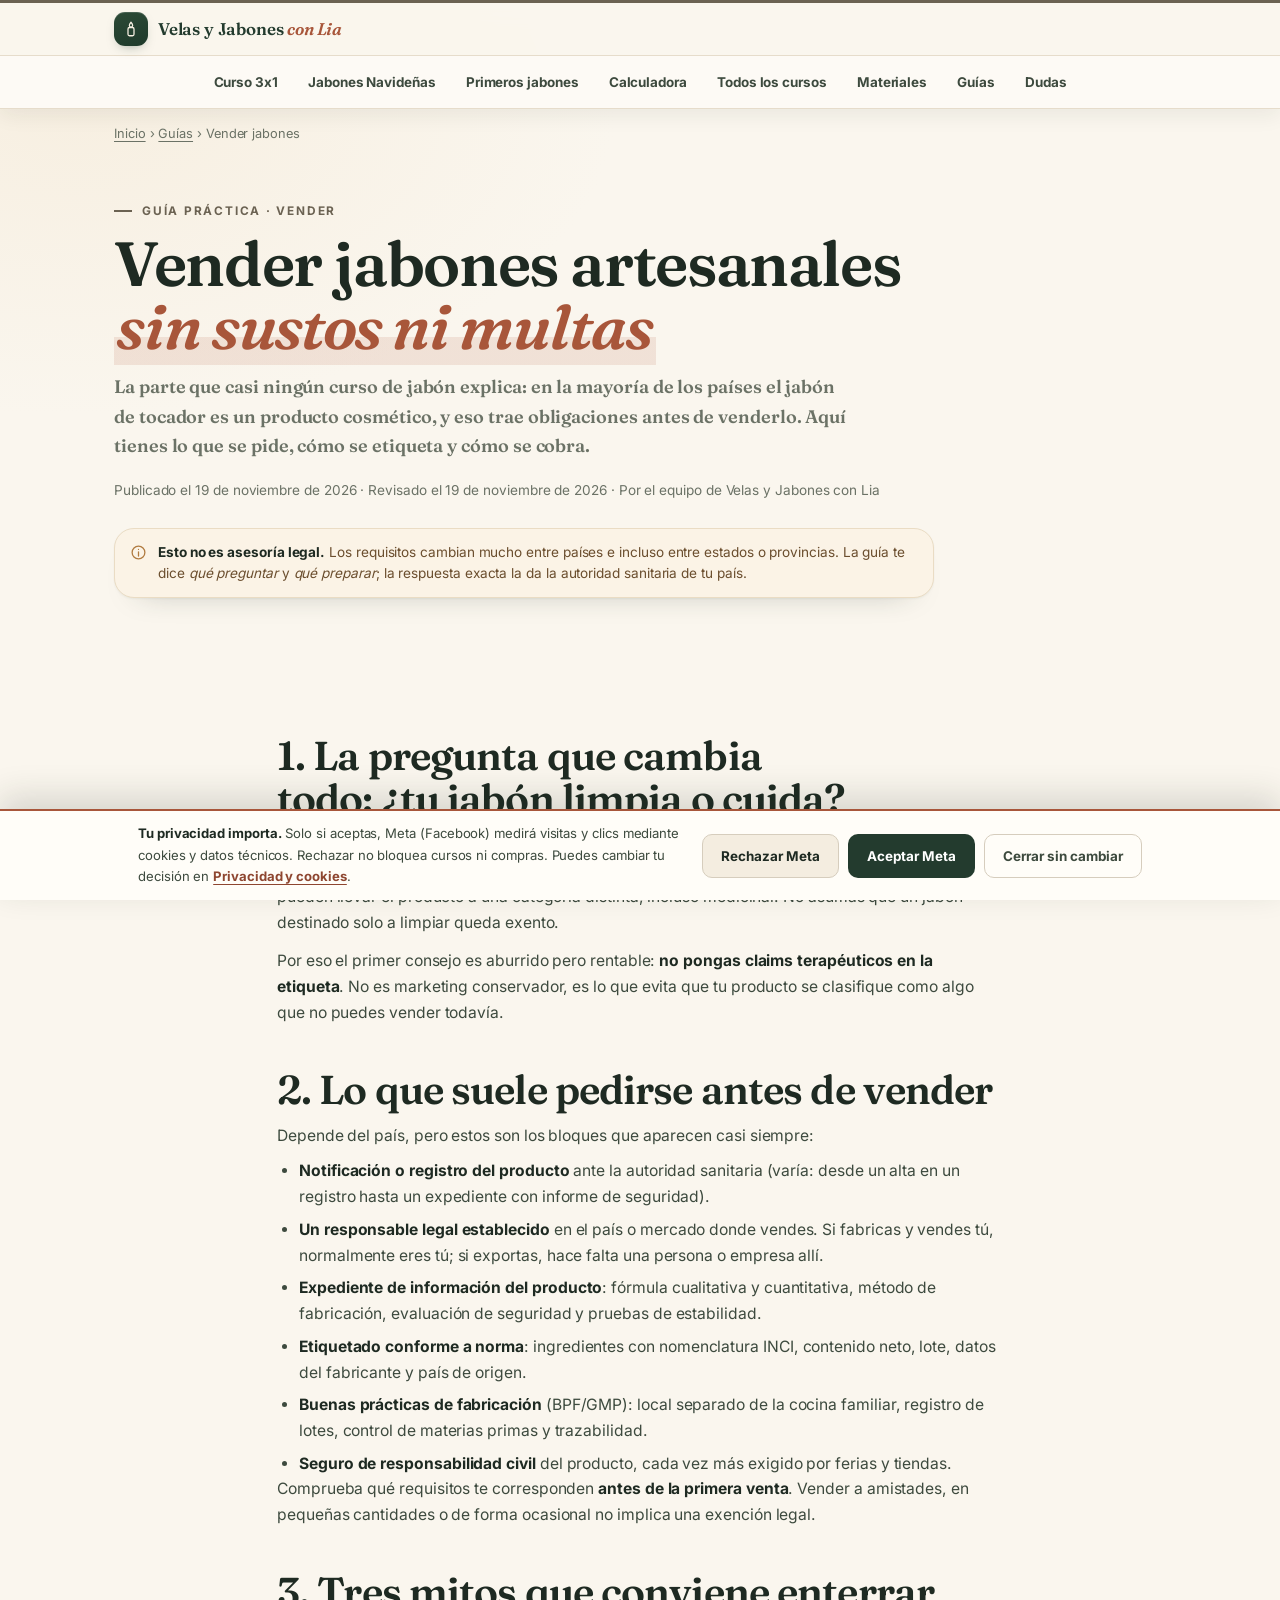
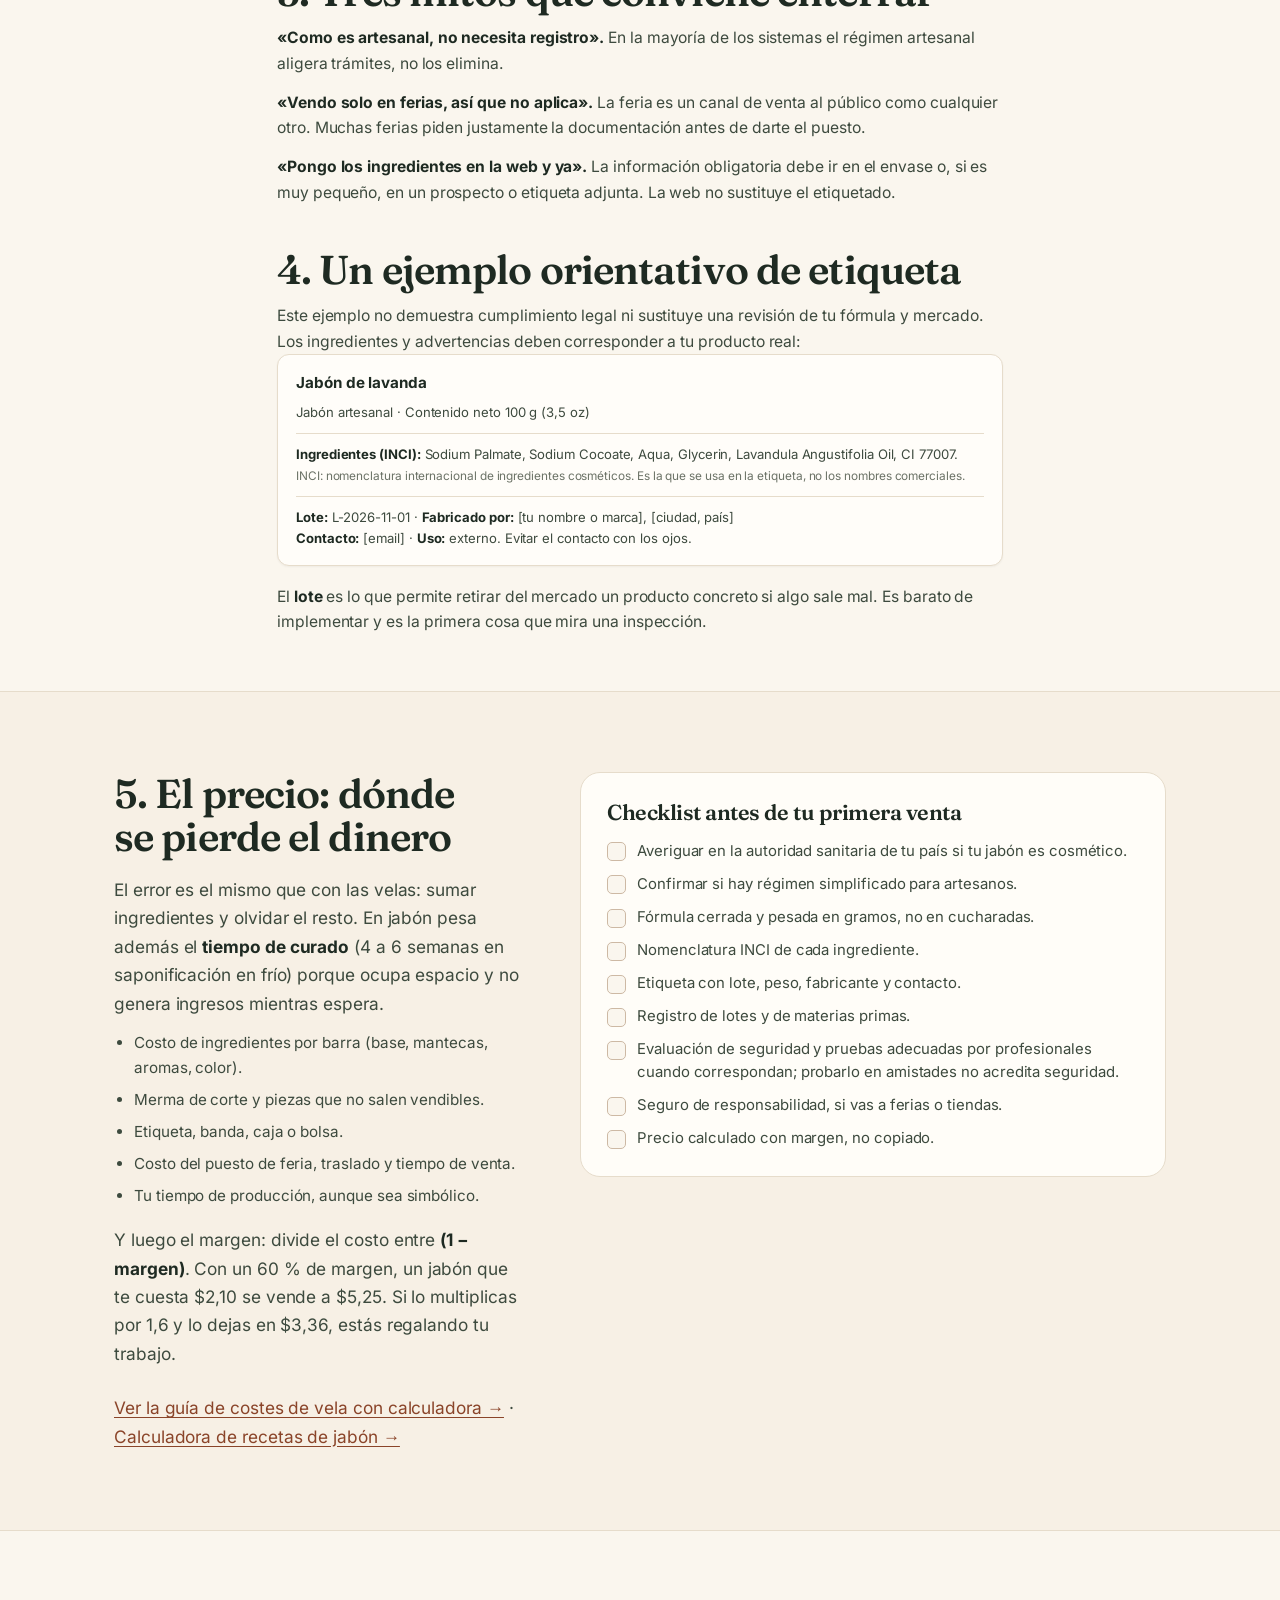
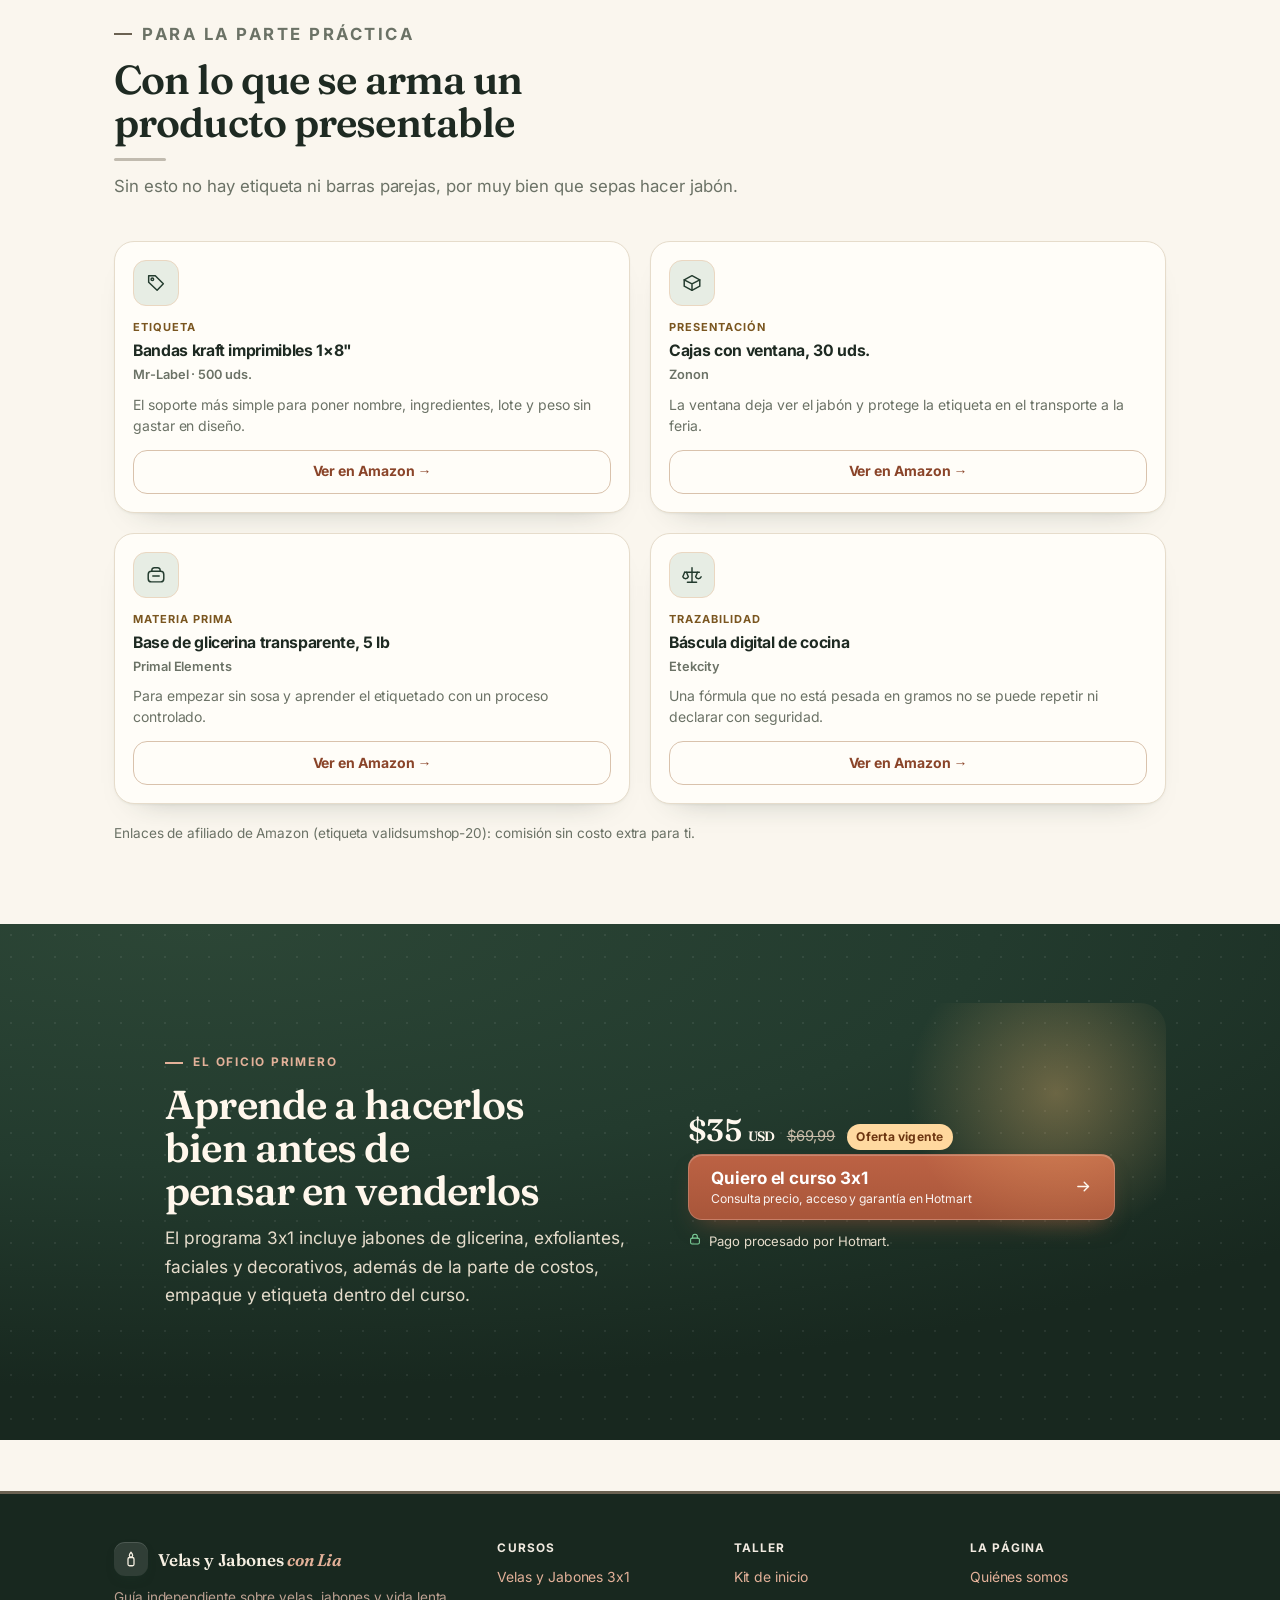
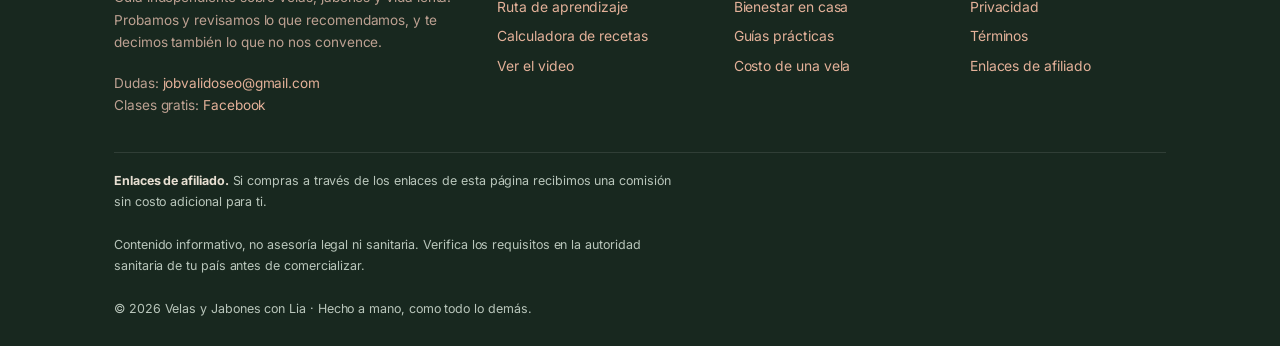
<file: guia-vender-jabones.html>
<!DOCTYPE html>
<html lang="es">
<head>
<meta charset="UTF-8">
<meta name="viewport" content="width=device-width, initial-scale=1">
<title>Vender jabones artesanales: permisos, etiquetado y precios</title>
<meta name="description" content="Qué necesitas de verdad para vender jabones artesanales: registro sanitario, etiqueta con ingredientes, lote, peso y cómo poner el precio sin perder dinero. Sin promesas y sin humo.">
<link rel="canonical" href="https://avali2.github.io/guia-vender-jabones.html">
<meta name="theme-color" content="#fbf7ef">
<meta property="og:type" content="article">
<meta property="og:locale" content="es_ES">
<meta property="og:site_name" content="Velas y Jabones con Lia">
<meta property="og:title" content="Vender jabones artesanales: permisos, etiquetado y precios">
<meta property="og:description" content="Lo que piden de verdad antes de vender jabón, cómo etiquetar y cómo cobrar sin trabajar gratis.">
<meta property="og:url" content="https://avali2.github.io/guia-vender-jabones.html">
<meta property="og:image" content="https://avali2.github.io/assets/img/og-image.jpg">
<meta property="og:image:width" content="1200">
<meta property="og:image:height" content="630">
<meta name="twitter:card" content="summary_large_image">
<meta name="twitter:image" content="https://avali2.github.io/assets/img/og-image.jpg">
<link rel="icon" href="data:image/svg+xml,%3Csvg xmlns='http://www.w3.org/2000/svg' viewBox='0 0 32 32'%3E%3Crect width='32' height='32' rx='8' fill='%23f4e9da'/%3E%3Crect x='11' y='13' width='10' height='13' rx='2.5' fill='%238a4429'/%3E%3Cpath d='M16 5c2 2.4 3 3.9 3 5.4a3 3 0 0 1-6 0C13 8.9 14 7.4 16 5Z' fill='%23a8543a'/%3E%3C/svg%3E">
<link rel="stylesheet" href="assets/css/site.css?v=7">
<link rel="stylesheet" href="assets/fonts/fonts.css?v=1">
<link rel="stylesheet" href="assets/css/editorial.css?v=10">
<link rel="stylesheet" href="assets/css/consent.css?v=7">
<style>
.checklist-box { background: var(--surface); border: 1px solid var(--line); border-radius: var(--radius); padding: clamp(18px, 2.5vw, 26px); }
.checklist-box ul { list-style: none; display: grid; gap: 10px; margin: 0; padding: 0; }
.checklist-box li { position: relative; padding-inline-start: 30px; font-size: .93rem; line-height: 1.55; }
.checklist-box li::before {
  content: ""; position: absolute; inset-block-start: .18em; inset-inline-start: 0;
  inline-size: 19px; block-size: 19px; border: 1.6px solid #cdb9a4; border-radius: 5px; background: var(--paper);
}
.etiqueta-demo {
  background: #fffdf9; border: 1px solid var(--line); border-radius: 12px; padding: 16px 18px;
  font-size: .82rem; line-height: 1.6; color: var(--body); box-shadow: var(--shadow-xs);
  font-family: var(--sans);
}
.etiqueta-demo b { display: block; color: var(--ink); font-size: .95rem; margin-bottom: 6px; }
.etiqueta-demo .sep { height: 1px; background: var(--line); margin-block: 10px; }
.etiqueta-demo small { color: var(--muted); font-size: .74rem; }
</style>
<script type="application/ld+json">
{
  "@context": "https://schema.org",
  "@graph": [
    {
      "@type": "Article",
      "headline": "Vender jabones artesanales: permisos, etiquetado y precios",
      "description": "Requisitos habituales para vender jabón artesanal, cómo etiquetar y cómo poner precio.",
      "inLanguage": "es",
      "datePublished": "2026-11-19",
      "dateModified": "2026-11-19",
      "author": { "@type": "Organization", "name": "Velas y Jabones con Lia" },
      "publisher": { "@type": "Organization", "name": "Velas y Jabones con Lia" },
      "image": "https://avali2.github.io/assets/img/og-image.jpg",
      "mainEntityOfPage": "https://avali2.github.io/guia-vender-jabones.html"
    },
    {
      "@type": "BreadcrumbList",
      "itemListElement": [
        { "@type": "ListItem", "position": 1, "name": "Inicio", "item": "https://avali2.github.io/" },
        { "@type": "ListItem", "position": 2, "name": "Guías", "item": "https://avali2.github.io/guias.html" },
        { "@type": "ListItem", "position": 3, "name": "Vender jabones" }
      ]
    }
  ]
}
</script>
</head>
<body class="page-guia">
<!--sprites-->
<svg xmlns="http://www.w3.org/2000/svg" style="position:absolute;width:0;height:0;overflow:hidden" aria-hidden="true" focusable="false">
<symbol id="ico-flame" viewBox="0 0 24 24"><path d="M12 3c2.2 2.8 3.6 4.9 3.6 7.2A3.6 3.6 0 0 1 12 13.8a3.6 3.6 0 0 1-3.6-3.6C8.4 7.9 9.8 5.8 12 3Z"/><path d="M12 21c2.2 0 4-1.5 4-3.4 0-2.1-2-3.3-4-5.6-2 2.3-4 3.5-4 5.6C8 19.5 9.8 21 12 21Z"/></symbol>
<symbol id="ico-candle" viewBox="0 0 24 24"><rect x="8" y="10" width="8" height="11" rx="2"/><path d="M12 3c1.4 1.7 2.2 2.9 2.2 4.2a2.2 2.2 0 0 1-4.4 0C9.8 5.9 10.6 4.7 12 3Z"/><path d="M12 7v3"/></symbol>
<symbol id="ico-soap" viewBox="0 0 24 24"><rect x="3.5" y="8" width="17" height="11.5" rx="3.5"/><path d="M7.5 8V6.6A2.6 2.6 0 0 1 10.1 4h3.8a2.6 2.6 0 0 1 2.6 2.6V8"/><path d="M8.5 13h7"/></symbol>
<symbol id="ico-droplet" viewBox="0 0 24 24"><path d="M12 3.2c3 3.4 6 6.3 6 9.6a6 6 0 0 1-12 0c0-3.3 3-6.2 6-9.6Z"/></symbol>
<symbol id="ico-jar" viewBox="0 0 24 24"><path d="M6 8h12l-1 12H7L6 8Z"/><path d="M5 5.5h14V8H5z"/><path d="M9.5 12.5v4M14.5 12.5v4"/></symbol>
<symbol id="ico-scale" viewBox="0 0 24 24"><path d="M12 4v16"/><path d="M7 20h10"/><path d="M4 9h16"/><path d="M4 9l-2 5a3.2 3.2 0 0 0 6 0L6 9"/><path d="M18 9l-2 5a3.2 3.2 0 0 0 6 0"/></symbol>
<symbol id="ico-thermo" viewBox="0 0 24 24"><path d="M14 14.6V5a2 2 0 1 0-4 0v9.6a4 4 0 1 0 4 0Z"/><path d="M12 10v5"/></symbol>
<symbol id="ico-scissors" viewBox="0 0 24 24"><circle cx="6" cy="6" r="2.6"/><circle cx="6" cy="18" r="2.6"/><path d="M8.1 7.9 20 18M8.1 16.1 20 6"/></symbol>
<symbol id="ico-box" viewBox="0 0 24 24"><path d="M3.5 8.5 12 4l8.5 4.5v7L12 20l-8.5-4.5v-7Z"/><path d="M3.5 8.5 12 13l8.5-4.5M12 13v7"/></symbol>
<symbol id="ico-tag" viewBox="0 0 24 24"><path d="M4 4h7.2L20 12.8 13.2 20 4 11.2V4Z"/><circle cx="8" cy="8" r="1.4"/></symbol>
<symbol id="ico-gift" viewBox="0 0 24 24"><rect x="3.5" y="8" width="17" height="4" rx="1"/><path d="M5 12v8h14v-8"/><path d="M12 8v12"/><path d="M12 8S10.8 4 8.6 4a2.4 2.4 0 0 0 0 4H12Zm0 0s1.2-4 3.4-4a2.4 2.4 0 0 1 0 4H12Z"/></symbol>
<symbol id="ico-book" viewBox="0 0 24 24"><path d="M4 4.5A2.5 2.5 0 0 1 6.5 2H20v17H6.5A2.5 2.5 0 0 0 4 21.5V4.5Z"/><path d="M4 19V4.5M8 7h8M8 11h6"/></symbol>
<symbol id="ico-shield" viewBox="0 0 24 24"><path d="M12 3l7 3v5.2c0 4.4-3 8.1-7 9.8-4-1.7-7-5.4-7-9.8V6l7-3Z"/><path d="M9 12l2 2 4-4.5"/></symbol>
<symbol id="ico-clock" viewBox="0 0 24 24"><circle cx="12" cy="12" r="9"/><path d="M12 7.5V12l3.2 2"/></symbol>
<symbol id="ico-globe" viewBox="0 0 24 24"><circle cx="12" cy="12" r="9"/><path d="M3.4 12h17.2M12 3c2.5 2.6 3.8 5.7 3.8 9s-1.3 6.4-3.8 9c-2.5-2.6-3.8-5.7-3.8-9S9.5 5.6 12 3Z"/></symbol>
<symbol id="ico-check" viewBox="0 0 24 24"><path d="M4.5 12.5 9.5 17.5 19.5 6.5"/></symbol>
<symbol id="ico-play" viewBox="0 0 24 24"><path d="M8 5.5v13l11-6.5-11-6.5Z"/></symbol>
<symbol id="ico-lock" viewBox="0 0 24 24"><rect x="4.5" y="10.5" width="15" height="10" rx="2.4"/><path d="M8 10.5V8a4 4 0 0 1 8 0v2.5"/></symbol>
<symbol id="ico-arrow" viewBox="0 0 24 24"><path d="M4 12h15"/><path d="M13 6l6 6-6 6"/></symbol>
<symbol id="ico-sparkle" viewBox="0 0 24 24"><path d="M12 3l1.9 5.4L19 10.5l-5.1 2.1L12 18l-1.9-5.4L5 10.5l5.1-2.1L12 3Z"/><path d="M18.5 15.5l.8 2.2 2.2.8-2.2.8-.8 2.2-.8-2.2-2.2-.8 2.2-.8.8-2.2Z"/></symbol>
<symbol id="ico-leaf" viewBox="0 0 24 24"><path d="M20 4S6 3 4.5 11.5C3.6 16.6 8 20 12 20c6 0 8-8 8-16Z"/><path d="M4.5 19.5C7 14 11 10.5 16 8.5"/></symbol>
<symbol id="ico-heart" viewBox="0 0 24 24"><path d="M12 20s-7.5-4.6-7.5-9.4A4.1 4.1 0 0 1 12 8a4.1 4.1 0 0 1 7.5 2.6C19.5 15.4 12 20 12 20Z"/></symbol>
<symbol id="ico-bath" viewBox="0 0 24 24"><path d="M3 11h18v3a5 5 0 0 1-5 5H8a5 5 0 0 1-5-5v-3Z"/><path d="M6 11V6.5A2.5 2.5 0 0 1 8.5 4c1.3 0 2.3.9 2.5 2"/><path d="M7 21l.8-2M17 21l-.8-2"/></symbol>
<symbol id="ico-diffuser" viewBox="0 0 24 24"><path d="M9 3h6l-1 4h-4L9 3Z"/><path d="M7.5 7h9l1.2 12.2a2 2 0 0 1-2 2.2H8.3a2 2 0 0 1-2-2.2L7.5 7Z"/><path d="M12 10.5v6"/></symbol>
<symbol id="ico-oil" viewBox="0 0 24 24"><path d="M10 3h4v3.2l2 2.4c.6.8 1 1.7 1 2.7V19a2 2 0 0 1-2 2H9a2 2 0 0 1-2-2v-7.7c0-1 .4-1.9 1-2.7l2-2.4V3Z"/><path d="M7.4 14h9.2"/></symbol>
<symbol id="ico-salt" viewBox="0 0 24 24"><path d="M8 5h8l1.5 14.5a2 2 0 0 1-2 2.2H8.5a2 2 0 0 1-2-2.2L8 5Z"/><path d="M7.6 10h8.8"/><circle cx="11" cy="15" r=".9"/><circle cx="14" cy="17.5" r=".9"/></symbol>
<symbol id="ico-wheat" viewBox="0 0 24 24"><path d="M12 21V9"/><path d="M12 9c0-2.5-1.4-4.5-3.5-5M12 9c0-2.5 1.4-4.5 3.5-5"/><path d="M12 14c0-2-1.2-3.6-3-4M12 14c0-2 1.2-3.6 3-4"/><path d="M12 19c0-2-1.2-3.6-3-4M12 19c0-2 1.2-3.6 3-4"/></symbol>
<symbol id="ico-star" viewBox="0 0 24 24"><path d="M12 3.5l2.6 5.3 5.9.9-4.3 4.1 1 5.8-5.2-2.7-5.2 2.7 1-5.8L3.5 9.7l5.9-.9L12 3.5Z"/></symbol>
<symbol id="ico-calculator" viewBox="0 0 24 24"><rect x="4.5" y="3" width="15" height="18" rx="2.4"/><path d="M8 7h8"/><path d="M8.5 11.5h.01M12 11.5h.01M15.5 11.5h.01M8.5 15h.01M12 15h.01M15.5 15h.01M8.5 18.2h.01M12 18.2h.01M15.5 18.2h.01"/></symbol>
<symbol id="ico-users" viewBox="0 0 24 24"><circle cx="9" cy="8" r="3.2"/><path d="M3.5 19.5c0-3 2.5-5.2 5.5-5.2s5.5 2.2 5.5 5.2"/><path d="M16 5.2A3.2 3.2 0 0 1 16 11"/><path d="M17.5 14.7c2 .6 3.5 2.3 3.5 4.8"/></symbol>
<symbol id="ico-refresh" viewBox="0 0 24 24"><path d="M3.5 12a8.5 8.5 0 0 1 14.4-6.1L21 8.5"/><path d="M21 4v4.5h-4.5"/><path d="M20.5 12a8.5 8.5 0 0 1-14.4 6.1L3 15.5"/><path d="M3 20v-4.5h4.5"/></symbol>
<symbol id="ico-info" viewBox="0 0 24 24"><circle cx="12" cy="12" r="9"/><path d="M12 11v6M12 7.6h.01"/></symbol>
</svg>
<!--/sprites-->
<a class="skip-link" href="#contenido">Saltar al contenido</a>

<header class="topbar">
  <div class="wrap topbar-main">
    <a class="brand" href="index.html">
      <span class="brand-mark" aria-hidden="true"><svg viewBox="0 0 24 24" fill="none" stroke="currentColor" stroke-width="1.7" stroke-linecap="round" stroke-linejoin="round"><rect x="8" y="10" width="8" height="11" rx="2"/><path d="M12 3c1.4 1.7 2.2 2.9 2.2 4.2a2.2 2.2 0 0 1-4.4 0C9.8 5.9 10.6 4.7 12 3Z"/></svg></span>
      <span>Velas y Jabones <em>con Lia</em></span>
    </a>
    <button type="button" class="menu-toggle" aria-expanded="false" aria-controls="mobile-menu">Menú <span class="caret">▾</span></button>
  </div>
  <nav class="topnav" id="nav" aria-label="Menú principal">
    <div class="wrap topnav-in">
      <a href="index.html">Curso 3x1</a>
      <a href="curso-jabones-navidenas.html">Jabones Navideñas</a>
      <a href="curso-primeros-jabones.html">Primeros jabones</a>
      <a href="calculadora.html">Calculadora</a>
      <a href="tienda.html">Todos los cursos</a>
      <a href="kit.html">Materiales</a>
      <a href="guias.html">Guías</a>
      <a href="index.html#faq">Dudas</a>
    </div>
  </nav>
  <nav class="mobile-menu" id="mobile-menu" aria-label="Menú móvil">
    <a href="index.html">Curso 3x1</a>
    <a href="curso-jabones-navidenas.html">Jabones Navideñas</a>
    <a href="curso-primeros-jabones.html">Primeros jabones</a>
    <a href="calculadora.html">Calculadora</a>
    <a href="tienda.html">Todos los cursos</a>
    <a href="kit.html">Materiales</a>
    <a href="guias.html">Guías</a>
    <a href="index.html#faq">Dudas</a>
  </nav>
</header>

<main id="contenido">

  <nav aria-label="Ruta de navegación" style="max-width:var(--maxw);margin-inline:auto;padding:14px var(--gutter) 0;font-size:.8rem;color:var(--muted)">
    <a href="index.html" style="color:var(--muted)">Inicio</a> › <a href="guias.html" style="color:var(--muted)">Guías</a> › <span>Vender jabones</span>
  </nav>

  <section class="page-hero">
    <div class="wrap">
      <p class="eyebrow">Guía práctica · Vender</p>
      <h1>Vender jabones artesanales <em>sin sustos ni multas</em></h1>
      <p class="lead">La parte que casi ningún curso de jabón explica: en la mayoría de los países el jabón de tocador es un producto cosmético, y eso trae obligaciones antes de venderlo. Aquí tienes lo que se pide, cómo se etiqueta y cómo se cobra.</p>
      <p class="small muted mt-2">Publicado el 19 de noviembre de 2026 · Revisado el 19 de noviembre de 2026 · Por el equipo de Velas y Jabones con Lia</p>
      <div class="notice mt-3" style="max-width:820px">
        <svg viewBox="0 0 24 24" aria-hidden="true"><circle cx="12" cy="12" r="9"/><path d="M12 11v6M12 7.6h.01"/></svg>
        <span><strong>Esto no es asesoría legal.</strong> Los requisitos cambian mucho entre países e incluso entre estados o provincias. La guía te dice <em>qué preguntar</em> y <em>qué preparar</em>; la respuesta exacta la da la autoridad sanitaria de tu país.</span>
      </div>
    </div>
  </section>

  <section class="section section--tight">
    <div class="wrap prose">
      <h2>1. La pregunta que cambia todo: ¿tu jabón limpia o cuida?</h2>
      <p>El punto de partida es la <strong>finalidad</strong> del producto. La clasificación depende del país, la composición, el uso y las afirmaciones del etiquetado. Las promesas de tratar acné u otras enfermedades pueden llevar el producto a una categoría distinta, incluso medicinal. No asumas que un jabón destinado solo a limpiar queda exento.</p>
      <p>Por eso el primer consejo es aburrido pero rentable: <strong>no pongas claims terapéuticos en la etiqueta</strong>. No es marketing conservador, es lo que evita que tu producto se clasifique como algo que no puedes vender todavía.</p>

      <h2>2. Lo que suele pedirse antes de vender</h2>
      <p>Depende del país, pero estos son los bloques que aparecen casi siempre:</p>
      <ul>
        <li><strong>Notificación o registro del producto</strong> ante la autoridad sanitaria (varía: desde un alta en un registro hasta un expediente con informe de seguridad).</li>
        <li><strong>Un responsable legal establecido</strong> en el país o mercado donde vendes. Si fabricas y vendes tú, normalmente eres tú; si exportas, hace falta una persona o empresa allí.</li>
        <li><strong>Expediente de información del producto</strong>: fórmula cualitativa y cuantitativa, método de fabricación, evaluación de seguridad y pruebas de estabilidad.</li>
        <li><strong>Etiquetado conforme a norma</strong>: ingredientes con nomenclatura INCI, contenido neto, lote, datos del fabricante y país de origen.</li>
        <li><strong>Buenas prácticas de fabricación</strong> (BPF/GMP): local separado de la cocina familiar, registro de lotes, control de materias primas y trazabilidad.</li>
        <li><strong>Seguro de responsabilidad civil</strong> del producto, cada vez más exigido por ferias y tiendas.</li>
      </ul>
      <p>Comprueba qué requisitos te corresponden <strong>antes de la primera venta</strong>. Vender a amistades, en pequeñas cantidades o de forma ocasional no implica una exención legal.</p>

      <h2>3. Tres mitos que conviene enterrar</h2>
      <p><strong>«Como es artesanal, no necesita registro».</strong> En la mayoría de los sistemas el régimen artesanal aligera trámites, no los elimina.</p>
      <p><strong>«Vendo solo en ferias, así que no aplica».</strong> La feria es un canal de venta al público como cualquier otro. Muchas ferias piden justamente la documentación antes de darte el puesto.</p>
      <p><strong>«Pongo los ingredientes en la web y ya».</strong> La información obligatoria debe ir en el envase o, si es muy pequeño, en un prospecto o etiqueta adjunta. La web no sustituye el etiquetado.</p>

      <h2>4. Un ejemplo orientativo de etiqueta</h2>
      <p>Este ejemplo no demuestra cumplimiento legal ni sustituye una revisión de tu fórmula y mercado. Los ingredientes y advertencias deben corresponder a tu producto real:</p>
      <div class="etiqueta-demo">
        <b>Jabón de lavanda</b>
        Jabón artesanal · Contenido neto 100 g (3,5 oz)
        <div class="sep"></div>
        <strong>Ingredientes (INCI):</strong> Sodium Palmate, Sodium Cocoate, Aqua, Glycerin, Lavandula Angustifolia Oil, CI 77007.<br>
        <small>INCI: nomenclatura internacional de ingredientes cosméticos. Es la que se usa en la etiqueta, no los nombres comerciales.</small>
        <div class="sep"></div>
        <strong>Lote:</strong> L-2026-11-01 · <strong>Fabricado por:</strong> [tu nombre o marca], [ciudad, país]<br>
        <strong>Contacto:</strong> [email] · <strong>Uso:</strong> externo. Evitar el contacto con los ojos.
      </div>
      <p class="mt-2">El <strong>lote</strong> es lo que permite retirar del mercado un producto concreto si algo sale mal. Es barato de implementar y es la primera cosa que mira una inspección.</p>
    </div>
  </section>

  <section class="section band">
    <div class="wrap split">
      <div>
        <h2>5. El precio: dónde se pierde el dinero</h2>
        <p class="mt-2">El error es el mismo que con las velas: sumar ingredientes y olvidar el resto. En jabón pesa además el <strong>tiempo de curado</strong> (4 a 6 semanas en saponificación en frío) porque ocupa espacio y no genera ingresos mientras espera.</p>
        <ul style="margin:12px 0 0;padding-inline-start:20px;display:grid;gap:7px;font-size:.95rem">
          <li>Costo de ingredientes por barra (base, mantecas, aromas, color).</li>
          <li>Merma de corte y piezas que no salen vendibles.</li>
          <li>Etiqueta, banda, caja o bolsa.</li>
          <li>Costo del puesto de feria, traslado y tiempo de venta.</li>
          <li>Tu tiempo de producción, aunque sea simbólico.</li>
        </ul>
        <p class="mt-2">Y luego el margen: divide el costo entre <strong>(1 − margen)</strong>. Con un 60 % de margen, un jabón que te cuesta $2,10 se vende a $5,25. Si lo multiplicas por 1,6 y lo dejas en $3,36, estás regalando tu trabajo.</p>
        <p class="mt-3"><a href="guia-costo-velas.html">Ver la guía de costes de vela con calculadora →</a> · <a href="calculadora.html">Calculadora de recetas de jabón →</a></p>
      </div>
      <div class="checklist-box">
        <h3 style="margin-bottom:14px">Checklist antes de tu primera venta</h3>
        <ul>
          <li>Averiguar en la autoridad sanitaria de tu país si tu jabón es cosmético.</li>
          <li>Confirmar si hay régimen simplificado para artesanos.</li>
          <li>Fórmula cerrada y pesada en gramos, no en cucharadas.</li>
          <li>Nomenclatura INCI de cada ingrediente.</li>
          <li>Etiqueta con lote, peso, fabricante y contacto.</li>
          <li>Registro de lotes y de materias primas.</li>
          <li>Evaluación de seguridad y pruebas adecuadas por profesionales cuando correspondan; probarlo en amistades no acredita seguridad.</li>
          <li>Seguro de responsabilidad, si vas a ferias o tiendas.</li>
          <li>Precio calculado con margen, no copiado.</li>
        </ul>
      </div>
    </div>
  </section>

  <section class="section">
    <div class="wrap">
      <div class="section-head">
        <p class="eyebrow">Para la parte práctica</p>
        <h2>Con lo que se arma un producto presentable</h2>
        <p>Sin esto no hay etiqueta ni barras parejas, por muy bien que sepas hacer jabón.</p>
      </div>
      <ul class="prod-grid prod-grid--2">
        <li class="prod">
          <span class="prod-ico" aria-hidden="true"><svg><use href="#ico-tag"/></svg></span>
          <p class="prod-kicker">Etiqueta</p>
          <h3>Bandas kraft imprimibles 1×8"</h3>
          <p class="prod-brand">Mr-Label · 500 uds.</p>
          <p class="prod-pitch">El soporte más simple para poner nombre, ingredientes, lote y peso sin gastar en diseño.</p>
          <a class="cta" href="https://www.amazon.com/dp/B09MRKF3LL?tag=validsumshop-20" target="_blank" rel="sponsored nofollow noopener">Ver en Amazon →</a>
        </li>
        <li class="prod">
          <span class="prod-ico" aria-hidden="true"><svg><use href="#ico-box"/></svg></span>
          <p class="prod-kicker">Presentación</p>
          <h3>Cajas con ventana, 30 uds.</h3>
          <p class="prod-brand">Zonon</p>
          <p class="prod-pitch">La ventana deja ver el jabón y protege la etiqueta en el transporte a la feria.</p>
          <a class="cta" href="https://www.amazon.com/dp/B09NDMZBR3?tag=validsumshop-20" target="_blank" rel="sponsored nofollow noopener">Ver en Amazon →</a>
        </li>
        <li class="prod">
          <span class="prod-ico" aria-hidden="true"><svg><use href="#ico-soap"/></svg></span>
          <p class="prod-kicker">Materia prima</p>
          <h3>Base de glicerina transparente, 5 lb</h3>
          <p class="prod-brand">Primal Elements</p>
          <p class="prod-pitch">Para empezar sin sosa y aprender el etiquetado con un proceso controlado.</p>
          <a class="cta" href="https://www.amazon.com/dp/B096T98189?tag=validsumshop-20" target="_blank" rel="sponsored nofollow noopener">Ver en Amazon →</a>
        </li>
        <li class="prod">
          <span class="prod-ico" aria-hidden="true"><svg><use href="#ico-scale"/></svg></span>
          <p class="prod-kicker">Trazabilidad</p>
          <h3>Báscula digital de cocina</h3>
          <p class="prod-brand">Etekcity</p>
          <p class="prod-pitch">Una fórmula que no está pesada en gramos no se puede repetir ni declarar con seguridad.</p>
          <a class="cta" href="https://www.amazon.com/dp/B0113UZJE2?tag=validsumshop-20" target="_blank" rel="sponsored nofollow noopener">Ver en Amazon →</a>
        </li>
      </ul>
      <p class="small muted mt-2">Enlaces de afiliado de Amazon (etiqueta validsumshop-20): comisión sin costo extra para ti.</p>
    </div>
  </section>

  <section class="section band band--dark">
    <div class="wrap">
      <div class="finale">
        <span class="flame-glow" aria-hidden="true"></span>
        <div class="finale-grid">
          <div>
            <p class="eyebrow">El oficio primero</p>
            <h2>Aprende a hacerlos bien antes de pensar en venderlos</h2>
            <p>El programa 3x1 incluye jabones de glicerina, exfoliantes, faciales y decorativos, además de la parte de costos, empaque y etiqueta dentro del curso.</p>
          </div>
          <div>
            <div class="price-row">
              <span class="price-now">$35 <span class="small">USD</span></span>
              <span class="price-was">$69,99</span>
              <span class="price-tag">Oferta vigente</span>
            </div>
            <a class="cta cta--hero" href="https://pay.hotmart.com/T96306980O?off=8ktju06n&amp;checkoutMode=10&amp;ref=O107442122M&amp;src=GUIDAVENDER" target="_blank" rel="sponsored noopener">
              <span>Quiero el curso 3x1</span>
              <small>Consulta precio, acceso y garantía en Hotmart</small>
              <svg class="arrow" viewBox="0 0 24 24" aria-hidden="true"><path d="M4 12h15"/><path d="M13 6l6 6-6 6"/></svg>
            </a>
            <p class="trust-line trust-line--dark"><svg class="lock" viewBox="0 0 24 24" width="14" height="14" fill="none" stroke="currentColor" stroke-width="1.8" aria-hidden="true"><rect x="4.5" y="10.5" width="15" height="10" rx="2.4"/><path d="M8 10.5V8a4 4 0 0 1 8 0v2.5"/></svg> Pago procesado por Hotmart.</p>
          </div>
        </div>
      </div>
    </div>
  </section>

</main>

<footer class="footer">
  <div class="wrap">
    <div class="footer-grid">
      <div class="footer-about">
        <a class="brand" href="index.html">
          <span class="brand-mark" aria-hidden="true"><svg viewBox="0 0 24 24" fill="none" stroke="currentColor" stroke-width="1.7" stroke-linecap="round" stroke-linejoin="round"><rect x="8" y="10" width="8" height="11" rx="2"/><path d="M12 3c1.4 1.7 2.2 2.9 2.2 4.2a2.2 2.2 0 0 1-4.4 0C9.8 5.9 10.6 4.7 12 3Z"/></svg></span>
          <span>Velas y Jabones <em>con Lia</em></span>
        </a>
        <p>Guía independiente sobre velas, jabones y vida lenta. Probamos y revisamos lo que recomendamos, y te decimos también lo que no nos convence.</p>
        <p class="mt-2">Dudas: <a href="mailto:jobvalidoseo@gmail.com">jobvalidoseo@gmail.com</a><br>Clases gratis: <a href="https://www.facebook.com/Liavelasjabones" rel="noopener">Facebook</a></p>
      </div>
      <div>
        <h4>Cursos</h4>
        <ul>
          <li><a href="index.html">Velas y Jabones 3x1</a></li>
          <li><a href="tienda.html">Ruta de aprendizaje</a></li>
          <li><a href="calculadora.html">Calculadora de recetas</a></li>
          <li><a href="vsl.html">Ver el video</a></li>
        </ul>
      </div>
      <div>
        <h4>Taller</h4>
        <ul>
          <li><a href="kit.html">Kit de inicio</a></li>
          <li><a href="bienestar.html">Bienestar en casa</a></li>
          <li><a href="guias.html">Guías prácticas</a></li>
          <li><a href="guia-costo-velas.html">Costo de una vela</a></li>
        </ul>
      </div>
      <div>
        <h4>La página</h4>
        <ul>
          <li><a href="sobre.html">Quiénes somos</a></li>
          <li><a href="privacidad.html">Privacidad</a></li>
          <li><a href="terminos.html">Términos</a></li>
          <li><a href="sobre.html#afiliados">Enlaces de afiliado</a></li>
        </ul>
      </div>
    </div>
    <div class="footer-bottom">
      <p><strong>Enlaces de afiliado.</strong> Si compras a través de los enlaces de esta página recibimos una comisión sin costo adicional para ti.</p>
      <p>Contenido informativo, no asesoría legal ni sanitaria. Verifica los requisitos en la autoridad sanitaria de tu país antes de comercializar.</p>
      <p>© <span data-year>2026</span> Velas y Jabones con Lia · Hecho a mano, como todo lo demás.</p>
    </div>
  </div>
</footer>

<script src="assets/js/consent.js?v=7" defer></script>
<script src="assets/js/site.js?v=9" defer></script>
</body>
</html>
</file>
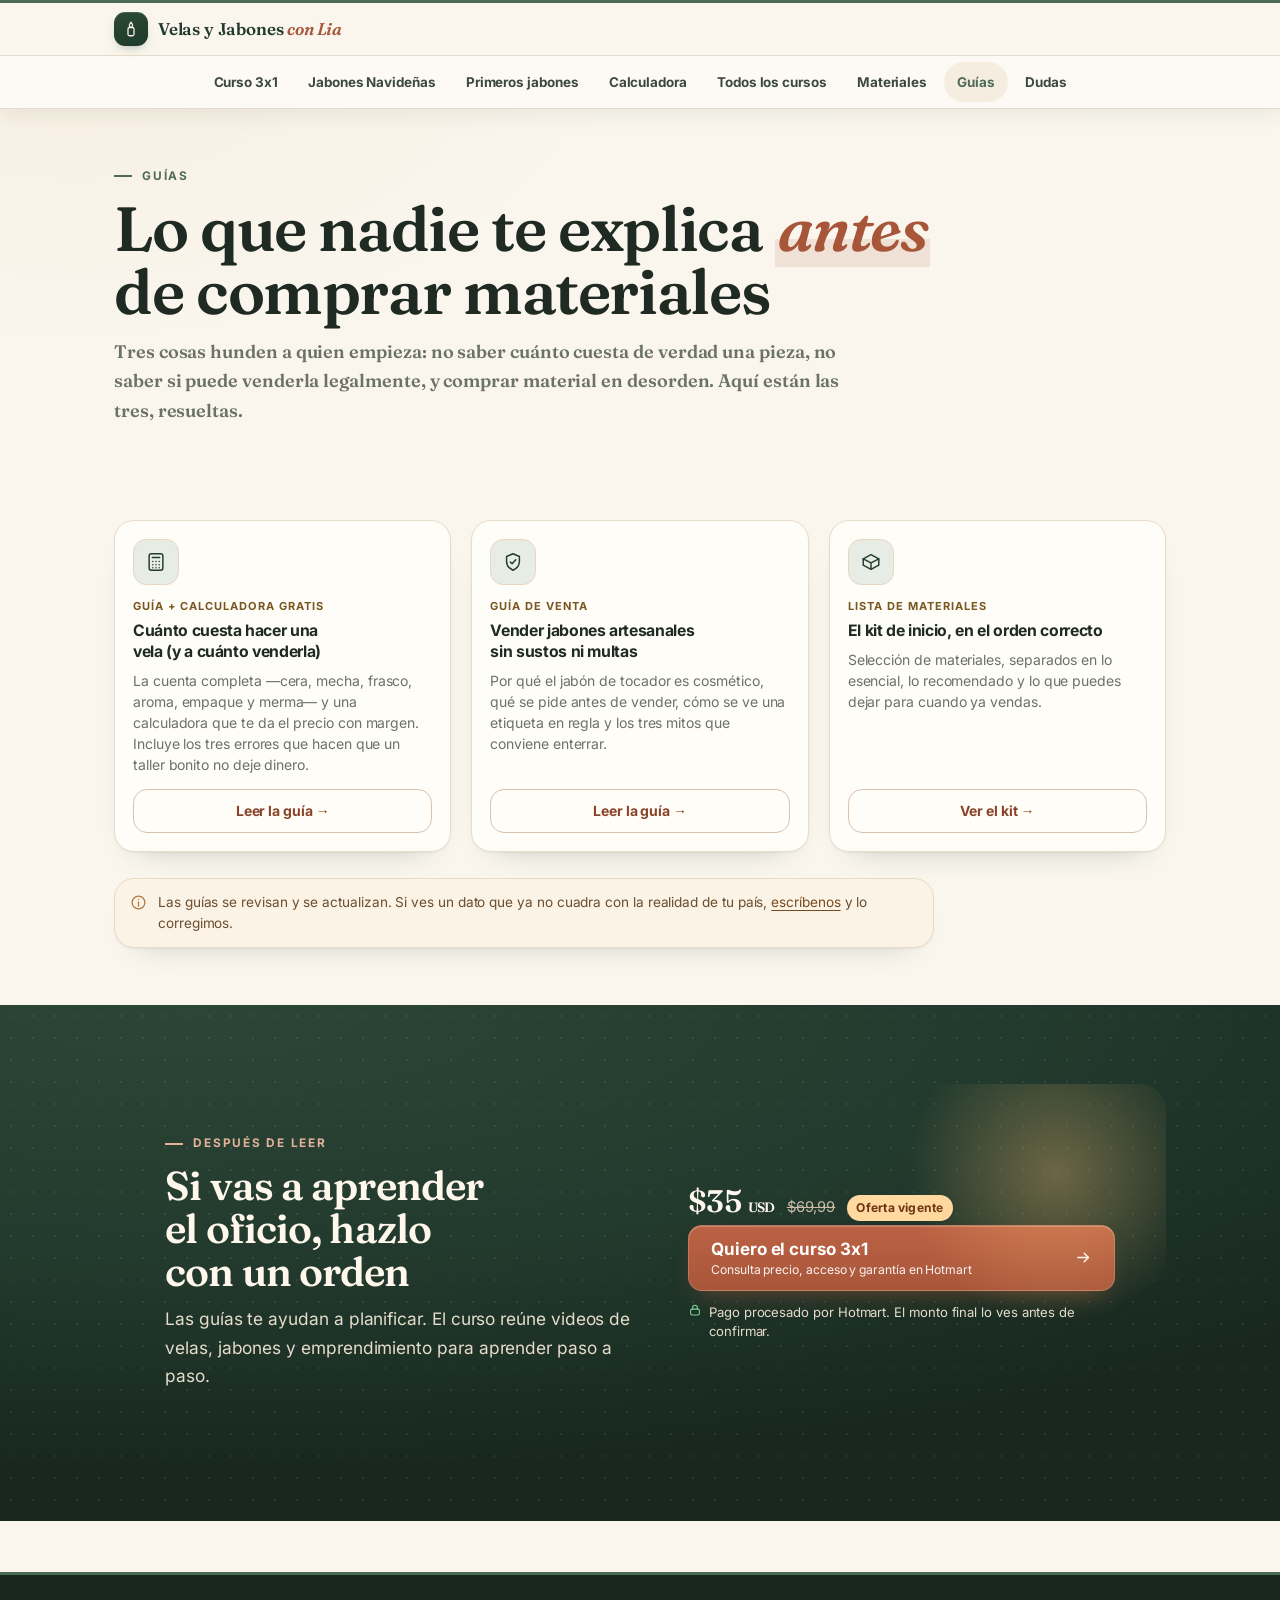
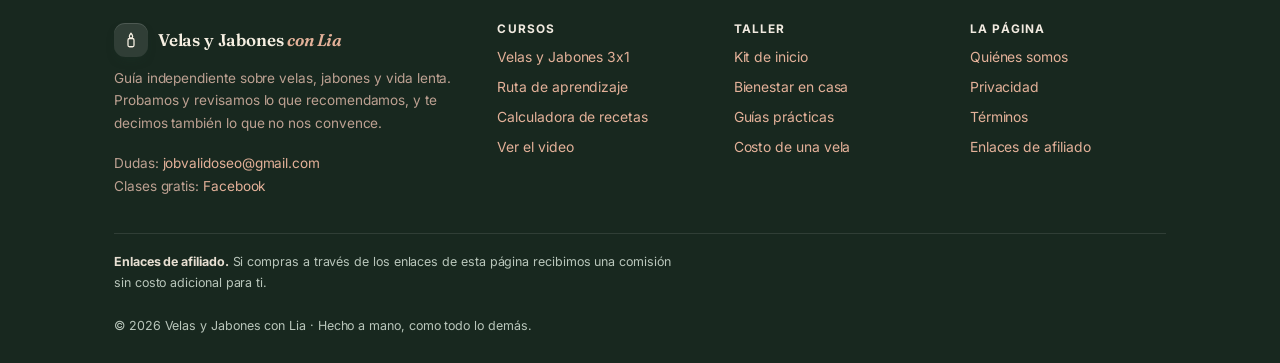
<file: guias.html>
<!DOCTYPE html>
<html lang="es">
<head>
<meta charset="UTF-8">
<meta name="viewport" content="width=device-width, initial-scale=1">
<title>Guías prácticas de velas y jabones · Costes, venta y materiales</title>
<meta name="description" content="Guías para hacer y vender velas y jabones sin perder dinero: costo real por vela con calculadora, permisos y etiquetado para vender jabón, y materiales en orden de prioridad.">
<link rel="canonical" href="https://avali2.github.io/guias.html">
<meta name="theme-color" content="#fbf7ef">
<meta property="og:type" content="website">
<meta property="og:locale" content="es_ES">
<meta property="og:site_name" content="Velas y Jabones con Lia">
<meta property="og:title" content="Guías prácticas de velas y jabones">
<meta property="og:description" content="Costes, precios, permisos y materiales explicados sin humo.">
<meta property="og:url" content="https://avali2.github.io/guias.html">
<meta property="og:image" content="https://avali2.github.io/assets/img/og-image.jpg">
<meta property="og:image:width" content="1200">
<meta property="og:image:height" content="630">
<meta name="twitter:card" content="summary_large_image">
<meta name="twitter:image" content="https://avali2.github.io/assets/img/og-image.jpg">
<link rel="icon" href="data:image/svg+xml,%3Csvg xmlns='http://www.w3.org/2000/svg' viewBox='0 0 32 32'%3E%3Crect width='32' height='32' rx='8' fill='%23f4e9da'/%3E%3Crect x='11' y='13' width='10' height='13' rx='2.5' fill='%238a4429'/%3E%3Cpath d='M16 5c2 2.4 3 3.9 3 5.4a3 3 0 0 1-6 0C13 8.9 14 7.4 16 5Z' fill='%23a8543a'/%3E%3C/svg%3E">
<link rel="stylesheet" href="assets/css/site.css?v=7">
<link rel="stylesheet" href="assets/fonts/fonts.css?v=1">
<link rel="stylesheet" href="assets/css/editorial.css?v=10">
<link rel="stylesheet" href="assets/css/consent.css?v=7">
<script type="application/ld+json">
{
  "@context": "https://schema.org",
  "@type": "CollectionPage",
  "name": "Guías prácticas de velas y jabones",
  "url": "https://avali2.github.io/guias.html",
  "inLanguage": "es",
  "hasPart": [
    { "@type": "Article", "name": "Cuánto cuesta hacer una vela y a cuánto venderla", "url": "https://avali2.github.io/guia-costo-velas.html" },
    { "@type": "Article", "name": "Vender jabones artesanales: permisos, etiquetado y precios", "url": "https://avali2.github.io/guia-vender-jabones.html" }
  ]
}
</script>
</head>
<body class="page-guias">
<!--sprites-->
<svg xmlns="http://www.w3.org/2000/svg" style="position:absolute;width:0;height:0;overflow:hidden" aria-hidden="true" focusable="false">
<symbol id="ico-flame" viewBox="0 0 24 24"><path d="M12 3c2.2 2.8 3.6 4.9 3.6 7.2A3.6 3.6 0 0 1 12 13.8a3.6 3.6 0 0 1-3.6-3.6C8.4 7.9 9.8 5.8 12 3Z"/><path d="M12 21c2.2 0 4-1.5 4-3.4 0-2.1-2-3.3-4-5.6-2 2.3-4 3.5-4 5.6C8 19.5 9.8 21 12 21Z"/></symbol>
<symbol id="ico-candle" viewBox="0 0 24 24"><rect x="8" y="10" width="8" height="11" rx="2"/><path d="M12 3c1.4 1.7 2.2 2.9 2.2 4.2a2.2 2.2 0 0 1-4.4 0C9.8 5.9 10.6 4.7 12 3Z"/><path d="M12 7v3"/></symbol>
<symbol id="ico-soap" viewBox="0 0 24 24"><rect x="3.5" y="8" width="17" height="11.5" rx="3.5"/><path d="M7.5 8V6.6A2.6 2.6 0 0 1 10.1 4h3.8a2.6 2.6 0 0 1 2.6 2.6V8"/><path d="M8.5 13h7"/></symbol>
<symbol id="ico-droplet" viewBox="0 0 24 24"><path d="M12 3.2c3 3.4 6 6.3 6 9.6a6 6 0 0 1-12 0c0-3.3 3-6.2 6-9.6Z"/></symbol>
<symbol id="ico-jar" viewBox="0 0 24 24"><path d="M6 8h12l-1 12H7L6 8Z"/><path d="M5 5.5h14V8H5z"/><path d="M9.5 12.5v4M14.5 12.5v4"/></symbol>
<symbol id="ico-scale" viewBox="0 0 24 24"><path d="M12 4v16"/><path d="M7 20h10"/><path d="M4 9h16"/><path d="M4 9l-2 5a3.2 3.2 0 0 0 6 0L6 9"/><path d="M18 9l-2 5a3.2 3.2 0 0 0 6 0"/></symbol>
<symbol id="ico-thermo" viewBox="0 0 24 24"><path d="M14 14.6V5a2 2 0 1 0-4 0v9.6a4 4 0 1 0 4 0Z"/><path d="M12 10v5"/></symbol>
<symbol id="ico-scissors" viewBox="0 0 24 24"><circle cx="6" cy="6" r="2.6"/><circle cx="6" cy="18" r="2.6"/><path d="M8.1 7.9 20 18M8.1 16.1 20 6"/></symbol>
<symbol id="ico-box" viewBox="0 0 24 24"><path d="M3.5 8.5 12 4l8.5 4.5v7L12 20l-8.5-4.5v-7Z"/><path d="M3.5 8.5 12 13l8.5-4.5M12 13v7"/></symbol>
<symbol id="ico-tag" viewBox="0 0 24 24"><path d="M4 4h7.2L20 12.8 13.2 20 4 11.2V4Z"/><circle cx="8" cy="8" r="1.4"/></symbol>
<symbol id="ico-gift" viewBox="0 0 24 24"><rect x="3.5" y="8" width="17" height="4" rx="1"/><path d="M5 12v8h14v-8"/><path d="M12 8v12"/><path d="M12 8S10.8 4 8.6 4a2.4 2.4 0 0 0 0 4H12Zm0 0s1.2-4 3.4-4a2.4 2.4 0 0 1 0 4H12Z"/></symbol>
<symbol id="ico-book" viewBox="0 0 24 24"><path d="M4 4.5A2.5 2.5 0 0 1 6.5 2H20v17H6.5A2.5 2.5 0 0 0 4 21.5V4.5Z"/><path d="M4 19V4.5M8 7h8M8 11h6"/></symbol>
<symbol id="ico-shield" viewBox="0 0 24 24"><path d="M12 3l7 3v5.2c0 4.4-3 8.1-7 9.8-4-1.7-7-5.4-7-9.8V6l7-3Z"/><path d="M9 12l2 2 4-4.5"/></symbol>
<symbol id="ico-clock" viewBox="0 0 24 24"><circle cx="12" cy="12" r="9"/><path d="M12 7.5V12l3.2 2"/></symbol>
<symbol id="ico-globe" viewBox="0 0 24 24"><circle cx="12" cy="12" r="9"/><path d="M3.4 12h17.2M12 3c2.5 2.6 3.8 5.7 3.8 9s-1.3 6.4-3.8 9c-2.5-2.6-3.8-5.7-3.8-9S9.5 5.6 12 3Z"/></symbol>
<symbol id="ico-check" viewBox="0 0 24 24"><path d="M4.5 12.5 9.5 17.5 19.5 6.5"/></symbol>
<symbol id="ico-play" viewBox="0 0 24 24"><path d="M8 5.5v13l11-6.5-11-6.5Z"/></symbol>
<symbol id="ico-lock" viewBox="0 0 24 24"><rect x="4.5" y="10.5" width="15" height="10" rx="2.4"/><path d="M8 10.5V8a4 4 0 0 1 8 0v2.5"/></symbol>
<symbol id="ico-arrow" viewBox="0 0 24 24"><path d="M4 12h15"/><path d="M13 6l6 6-6 6"/></symbol>
<symbol id="ico-sparkle" viewBox="0 0 24 24"><path d="M12 3l1.9 5.4L19 10.5l-5.1 2.1L12 18l-1.9-5.4L5 10.5l5.1-2.1L12 3Z"/><path d="M18.5 15.5l.8 2.2 2.2.8-2.2.8-.8 2.2-.8-2.2-2.2-.8 2.2-.8.8-2.2Z"/></symbol>
<symbol id="ico-leaf" viewBox="0 0 24 24"><path d="M20 4S6 3 4.5 11.5C3.6 16.6 8 20 12 20c6 0 8-8 8-16Z"/><path d="M4.5 19.5C7 14 11 10.5 16 8.5"/></symbol>
<symbol id="ico-heart" viewBox="0 0 24 24"><path d="M12 20s-7.5-4.6-7.5-9.4A4.1 4.1 0 0 1 12 8a4.1 4.1 0 0 1 7.5 2.6C19.5 15.4 12 20 12 20Z"/></symbol>
<symbol id="ico-bath" viewBox="0 0 24 24"><path d="M3 11h18v3a5 5 0 0 1-5 5H8a5 5 0 0 1-5-5v-3Z"/><path d="M6 11V6.5A2.5 2.5 0 0 1 8.5 4c1.3 0 2.3.9 2.5 2"/><path d="M7 21l.8-2M17 21l-.8-2"/></symbol>
<symbol id="ico-diffuser" viewBox="0 0 24 24"><path d="M9 3h6l-1 4h-4L9 3Z"/><path d="M7.5 7h9l1.2 12.2a2 2 0 0 1-2 2.2H8.3a2 2 0 0 1-2-2.2L7.5 7Z"/><path d="M12 10.5v6"/></symbol>
<symbol id="ico-oil" viewBox="0 0 24 24"><path d="M10 3h4v3.2l2 2.4c.6.8 1 1.7 1 2.7V19a2 2 0 0 1-2 2H9a2 2 0 0 1-2-2v-7.7c0-1 .4-1.9 1-2.7l2-2.4V3Z"/><path d="M7.4 14h9.2"/></symbol>
<symbol id="ico-salt" viewBox="0 0 24 24"><path d="M8 5h8l1.5 14.5a2 2 0 0 1-2 2.2H8.5a2 2 0 0 1-2-2.2L8 5Z"/><path d="M7.6 10h8.8"/><circle cx="11" cy="15" r=".9"/><circle cx="14" cy="17.5" r=".9"/></symbol>
<symbol id="ico-wheat" viewBox="0 0 24 24"><path d="M12 21V9"/><path d="M12 9c0-2.5-1.4-4.5-3.5-5M12 9c0-2.5 1.4-4.5 3.5-5"/><path d="M12 14c0-2-1.2-3.6-3-4M12 14c0-2 1.2-3.6 3-4"/><path d="M12 19c0-2-1.2-3.6-3-4M12 19c0-2 1.2-3.6 3-4"/></symbol>
<symbol id="ico-star" viewBox="0 0 24 24"><path d="M12 3.5l2.6 5.3 5.9.9-4.3 4.1 1 5.8-5.2-2.7-5.2 2.7 1-5.8L3.5 9.7l5.9-.9L12 3.5Z"/></symbol>
<symbol id="ico-calculator" viewBox="0 0 24 24"><rect x="4.5" y="3" width="15" height="18" rx="2.4"/><path d="M8 7h8"/><path d="M8.5 11.5h.01M12 11.5h.01M15.5 11.5h.01M8.5 15h.01M12 15h.01M15.5 15h.01M8.5 18.2h.01M12 18.2h.01M15.5 18.2h.01"/></symbol>
<symbol id="ico-users" viewBox="0 0 24 24"><circle cx="9" cy="8" r="3.2"/><path d="M3.5 19.5c0-3 2.5-5.2 5.5-5.2s5.5 2.2 5.5 5.2"/><path d="M16 5.2A3.2 3.2 0 0 1 16 11"/><path d="M17.5 14.7c2 .6 3.5 2.3 3.5 4.8"/></symbol>
<symbol id="ico-refresh" viewBox="0 0 24 24"><path d="M3.5 12a8.5 8.5 0 0 1 14.4-6.1L21 8.5"/><path d="M21 4v4.5h-4.5"/><path d="M20.5 12a8.5 8.5 0 0 1-14.4 6.1L3 15.5"/><path d="M3 20v-4.5h4.5"/></symbol>
<symbol id="ico-info" viewBox="0 0 24 24"><circle cx="12" cy="12" r="9"/><path d="M12 11v6M12 7.6h.01"/></symbol>
</svg>
<!--/sprites-->


<header class="topbar">
  <div class="wrap topbar-main">
    <a class="brand" href="index.html">
      <span class="brand-mark" aria-hidden="true"><svg viewBox="0 0 24 24" fill="none" stroke="currentColor" stroke-width="1.7" stroke-linecap="round" stroke-linejoin="round"><rect x="8" y="10" width="8" height="11" rx="2"/><path d="M12 3c1.4 1.7 2.2 2.9 2.2 4.2a2.2 2.2 0 0 1-4.4 0C9.8 5.9 10.6 4.7 12 3Z"/></svg></span>
      <span>Velas y Jabones <em>con Lia</em></span>
    </a>
    <button type="button" class="menu-toggle" aria-expanded="false" aria-controls="mobile-menu">Menú <span class="caret">▾</span></button>
  </div>
  <nav class="topnav" id="nav" aria-label="Menú principal">
    <div class="wrap topnav-in">
      <a href="index.html">Curso 3x1</a>
      <a href="curso-jabones-navidenas.html">Jabones Navideñas</a>
      <a href="curso-primeros-jabones.html">Primeros jabones</a>
      <a href="calculadora.html">Calculadora</a>
      <a href="tienda.html">Todos los cursos</a>
      <a href="kit.html">Materiales</a>
      <a href="guias.html">Guías</a>
      <a href="index.html#faq">Dudas</a>
    </div>
  </nav>
  <nav class="mobile-menu" id="mobile-menu" aria-label="Menú móvil">
    <a href="index.html">Curso 3x1</a>
    <a href="curso-jabones-navidenas.html">Jabones Navideñas</a>
    <a href="curso-primeros-jabones.html">Primeros jabones</a>
    <a href="calculadora.html">Calculadora</a>
    <a href="tienda.html">Todos los cursos</a>
    <a href="kit.html">Materiales</a>
    <a href="guias.html">Guías</a>
    <a href="index.html#faq">Dudas</a>
  </nav>
</header>

<main id="contenido">

  <section class="page-hero">
    <div class="wrap">
      <p class="eyebrow">Guías</p>
      <h1>Lo que nadie te explica <em>antes</em> de comprar materiales</h1>
      <p class="lead">Tres cosas hunden a quien empieza: no saber cuánto cuesta de verdad una pieza, no saber si puede venderla legalmente, y comprar material en desorden. Aquí están las tres, resueltas.</p>
    </div>
  </section>

  <section class="section section--tight">
    <div class="wrap">
      <ul class="prod-grid" style="list-style:none">
        <li class="prod">
          <span class="prod-ico" aria-hidden="true"><svg><use href="#ico-calculator"/></svg></span>
          <p class="prod-kicker">Guía + calculadora gratis</p>
          <h3>Cuánto cuesta hacer una vela (y a cuánto venderla)</h3>
          <p class="prod-pitch">La cuenta completa —cera, mecha, frasco, aroma, empaque y merma— y una calculadora que te da el precio con margen. Incluye los tres errores que hacen que un taller bonito no deje dinero.</p>
          <a class="cta" href="guia-costo-velas.html">Leer la guía →</a>
        </li>
        <li class="prod">
          <span class="prod-ico" aria-hidden="true"><svg><use href="#ico-shield"/></svg></span>
          <p class="prod-kicker">Guía de venta</p>
          <h3>Vender jabones artesanales sin sustos ni multas</h3>
          <p class="prod-pitch">Por qué el jabón de tocador es cosmético, qué se pide antes de vender, cómo se ve una etiqueta en regla y los tres mitos que conviene enterrar.</p>
          <a class="cta" href="guia-vender-jabones.html">Leer la guía →</a>
        </li>
        <li class="prod">
          <span class="prod-ico" aria-hidden="true"><svg><use href="#ico-box"/></svg></span>
          <p class="prod-kicker">Lista de materiales</p>
          <h3>El kit de inicio, en el orden correcto</h3>
          <p class="prod-pitch">Selección de materiales, separados en lo esencial, lo recomendado y lo que puedes dejar para cuando ya vendas.</p>
          <a class="cta" href="kit.html">Ver el kit →</a>
        </li>
      </ul>

      <div class="notice mt-3" style="max-width:820px">
        <svg viewBox="0 0 24 24" aria-hidden="true"><circle cx="12" cy="12" r="9"/><path d="M12 11v6M12 7.6h.01"/></svg>
        <span>Las guías se revisan y se actualizan. Si ves un dato que ya no cuadra con la realidad de tu país, <a href="mailto:jobvalidoseo@gmail.com?subject=Correcci%C3%B3n%20en%20una%20gu%C3%ADa">escríbenos</a> y lo corregimos.</span>
      </div>
    </div>
  </section>

  <section class="section band band--dark">
    <div class="wrap">
      <div class="finale">
        <span class="flame-glow" aria-hidden="true"></span>
        <div class="finale-grid">
          <div>
            <p class="eyebrow">Después de leer</p>
            <h2>Si vas a aprender el oficio, hazlo con un orden</h2>
            <p>Las guías te ayudan a planificar. El curso reúne videos de velas, jabones y emprendimiento para aprender paso a paso.</p>
          </div>
          <div>
            <div class="price-row">
              <span class="price-now">$35 <span class="small">USD</span></span>
              <span class="price-was">$69,99</span>
              <span class="price-tag">Oferta vigente</span>
            </div>
            <a class="cta cta--hero" href="https://pay.hotmart.com/T96306980O?off=8ktju06n&amp;checkoutMode=10&amp;ref=O107442122M&amp;src=LANDGUIAS" target="_blank" rel="sponsored noopener">
              <span>Quiero el curso 3x1</span>
              <small>Consulta precio, acceso y garantía en Hotmart</small>
              <svg class="arrow" viewBox="0 0 24 24" aria-hidden="true"><path d="M4 12h15"/><path d="M13 6l6 6-6 6"/></svg>
            </a>
            <p class="trust-line trust-line--dark"><svg class="lock" viewBox="0 0 24 24" width="14" height="14" fill="none" stroke="currentColor" stroke-width="1.8" aria-hidden="true"><rect x="4.5" y="10.5" width="15" height="10" rx="2.4"/><path d="M8 10.5V8a4 4 0 0 1 8 0v2.5"/></svg> Pago procesado por Hotmart. El monto final lo ves antes de confirmar.</p>
          </div>
        </div>
      </div>
    </div>
  </section>

</main>

<footer class="footer">
  <div class="wrap">
    <div class="footer-grid">
      <div class="footer-about">
        <a class="brand" href="index.html">
          <span class="brand-mark" aria-hidden="true"><svg viewBox="0 0 24 24" fill="none" stroke="currentColor" stroke-width="1.7" stroke-linecap="round" stroke-linejoin="round"><rect x="8" y="10" width="8" height="11" rx="2"/><path d="M12 3c1.4 1.7 2.2 2.9 2.2 4.2a2.2 2.2 0 0 1-4.4 0C9.8 5.9 10.6 4.7 12 3Z"/></svg></span>
          <span>Velas y Jabones <em>con Lia</em></span>
        </a>
        <p>Guía independiente sobre velas, jabones y vida lenta. Probamos y revisamos lo que recomendamos, y te decimos también lo que no nos convence.</p>
        <p class="mt-2">Dudas: <a href="mailto:jobvalidoseo@gmail.com">jobvalidoseo@gmail.com</a><br>Clases gratis: <a href="https://www.facebook.com/Liavelasjabones" rel="noopener">Facebook</a></p>
      </div>
      <div>
        <h4>Cursos</h4>
        <ul>
          <li><a href="index.html">Velas y Jabones 3x1</a></li>
          <li><a href="tienda.html">Ruta de aprendizaje</a></li>
          <li><a href="calculadora.html">Calculadora de recetas</a></li>
          <li><a href="vsl.html">Ver el video</a></li>
        </ul>
      </div>
      <div>
        <h4>Taller</h4>
        <ul>
          <li><a href="kit.html">Kit de inicio</a></li>
          <li><a href="bienestar.html">Bienestar en casa</a></li>
          <li><a href="guias.html">Guías prácticas</a></li>
          <li><a href="guia-costo-velas.html">Costo de una vela</a></li>
        </ul>
      </div>
      <div>
        <h4>La página</h4>
        <ul>
          <li><a href="sobre.html">Quiénes somos</a></li>
          <li><a href="privacidad.html">Privacidad</a></li>
          <li><a href="terminos.html">Términos</a></li>
          <li><a href="sobre.html#afiliados">Enlaces de afiliado</a></li>
        </ul>
      </div>
    </div>
    <div class="footer-bottom">
      <p><strong>Enlaces de afiliado.</strong> Si compras a través de los enlaces de esta página recibimos una comisión sin costo adicional para ti.</p>
      <p>© <span data-year>2026</span> Velas y Jabones con Lia · Hecho a mano, como todo lo demás.</p>
    </div>
  </div>
</footer>

<script src="assets/js/consent.js?v=7" defer></script>
<script src="assets/js/site.js?v=9" defer></script>
</body>
</html>
</file>
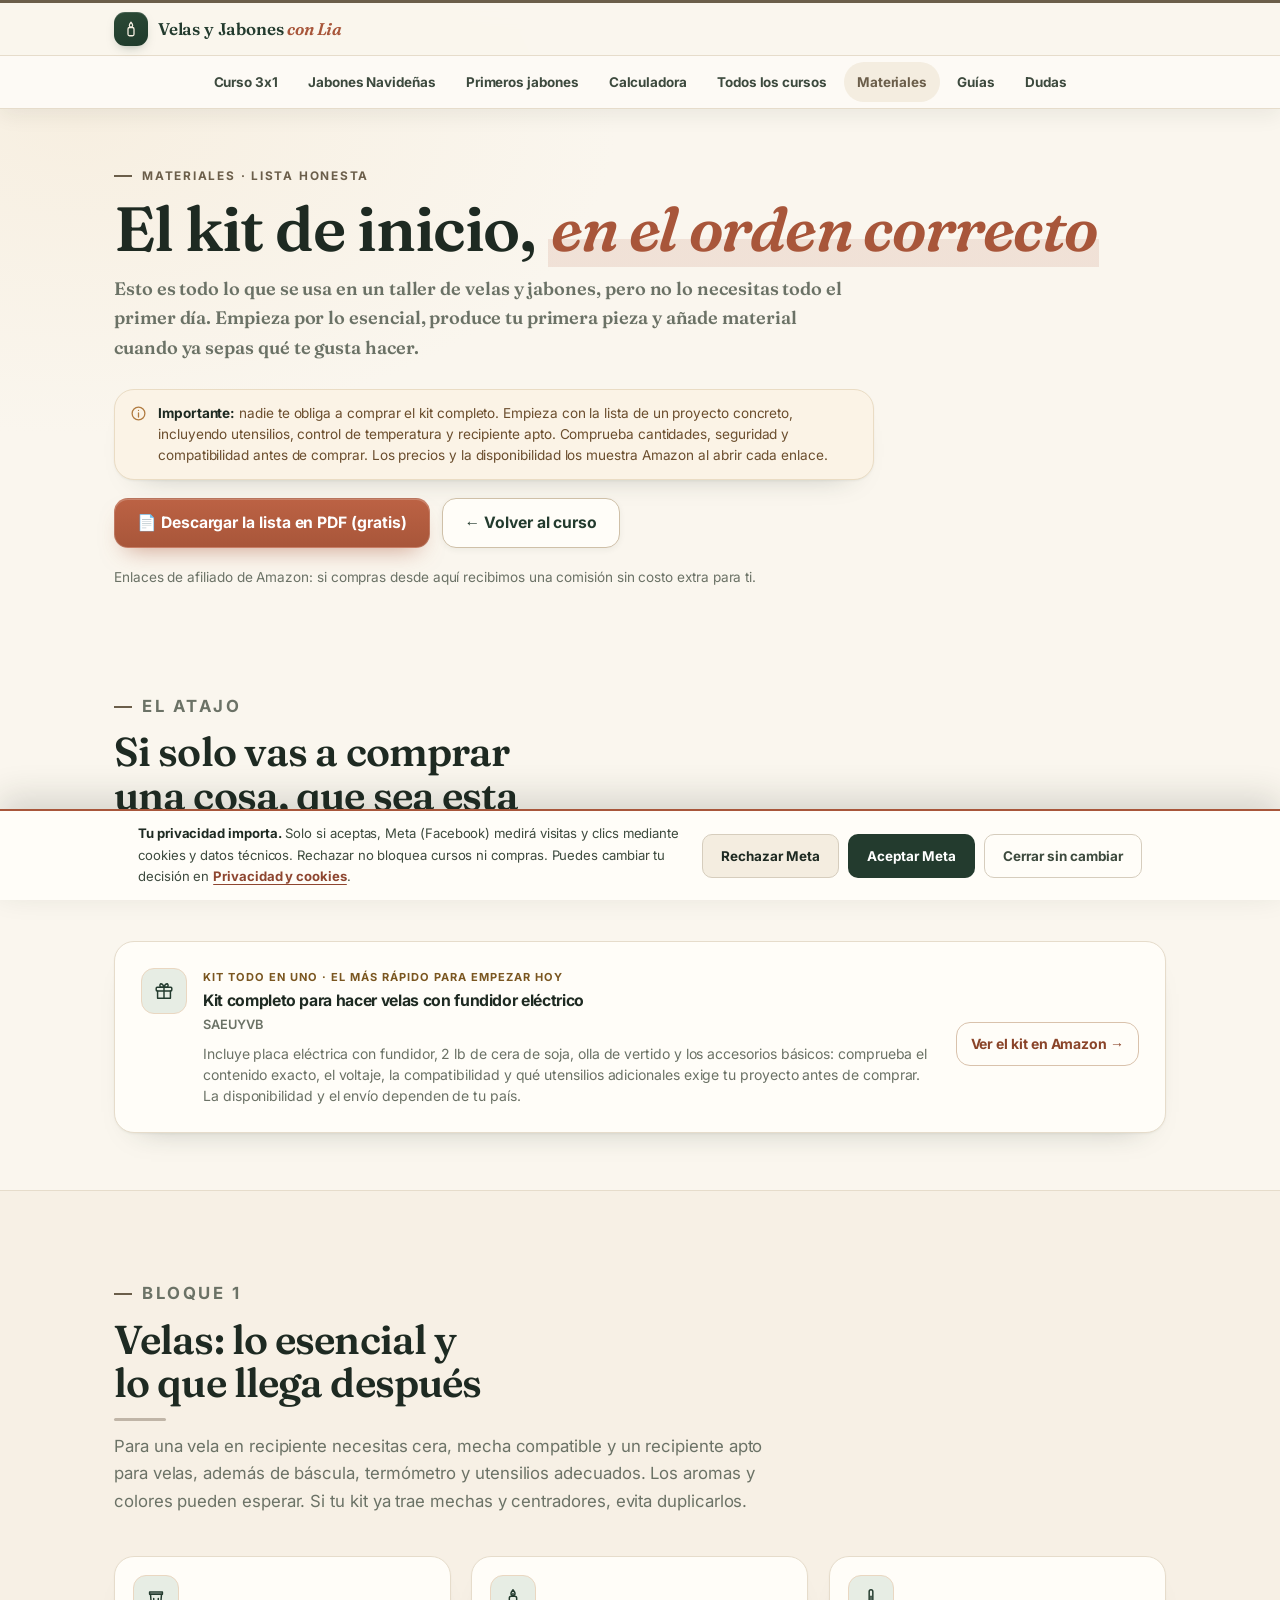
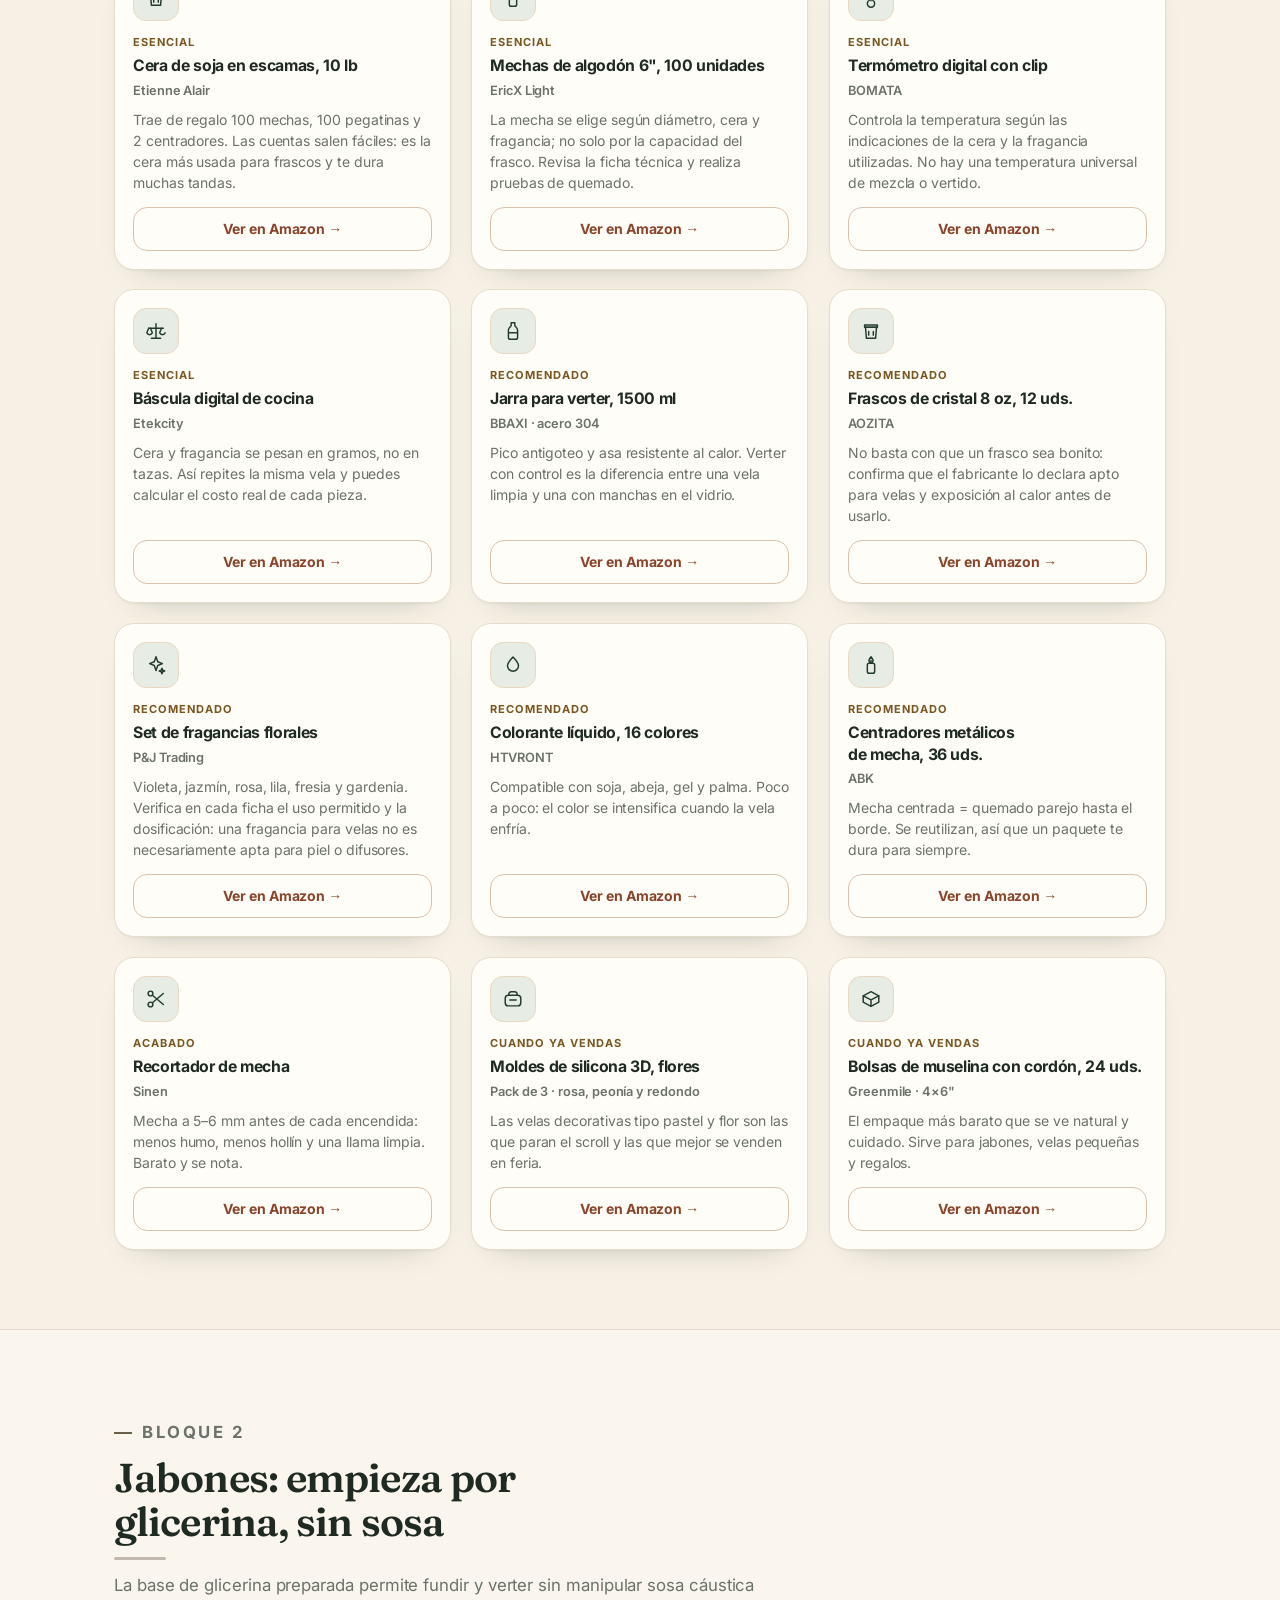
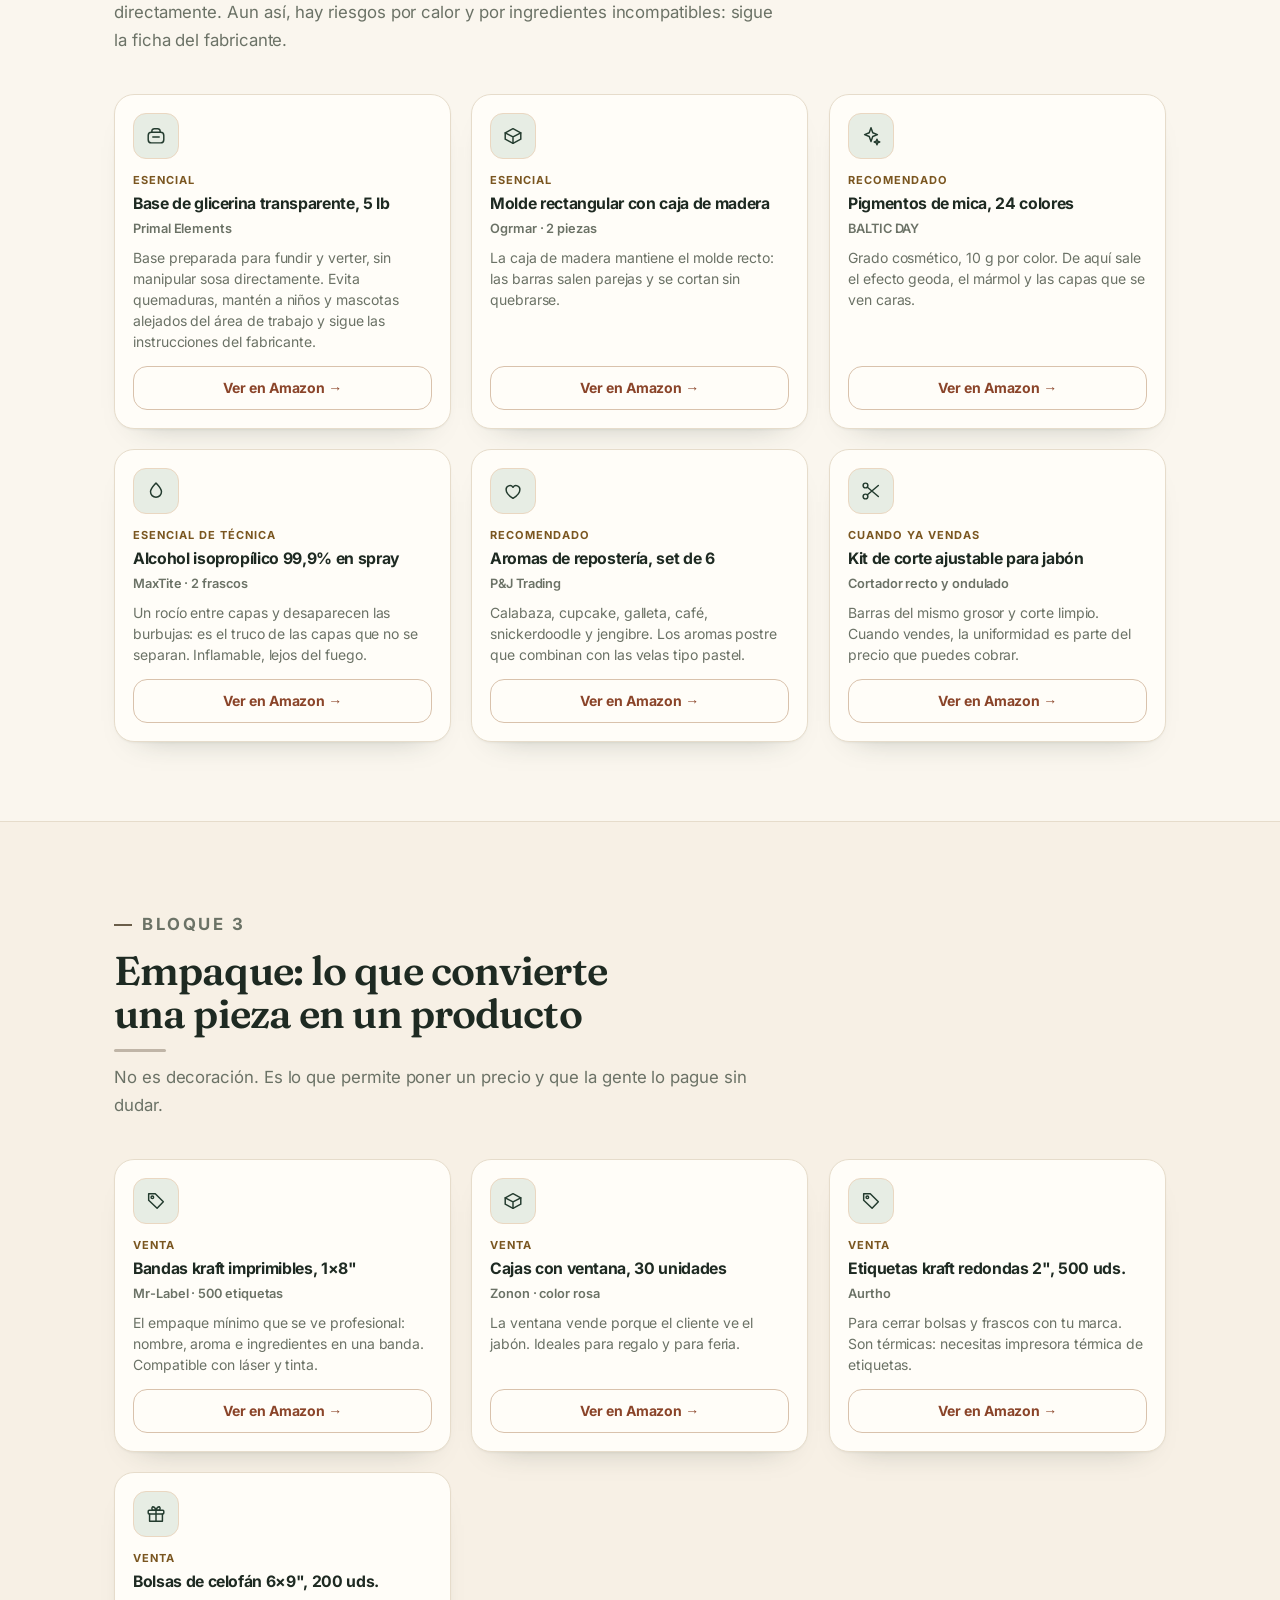
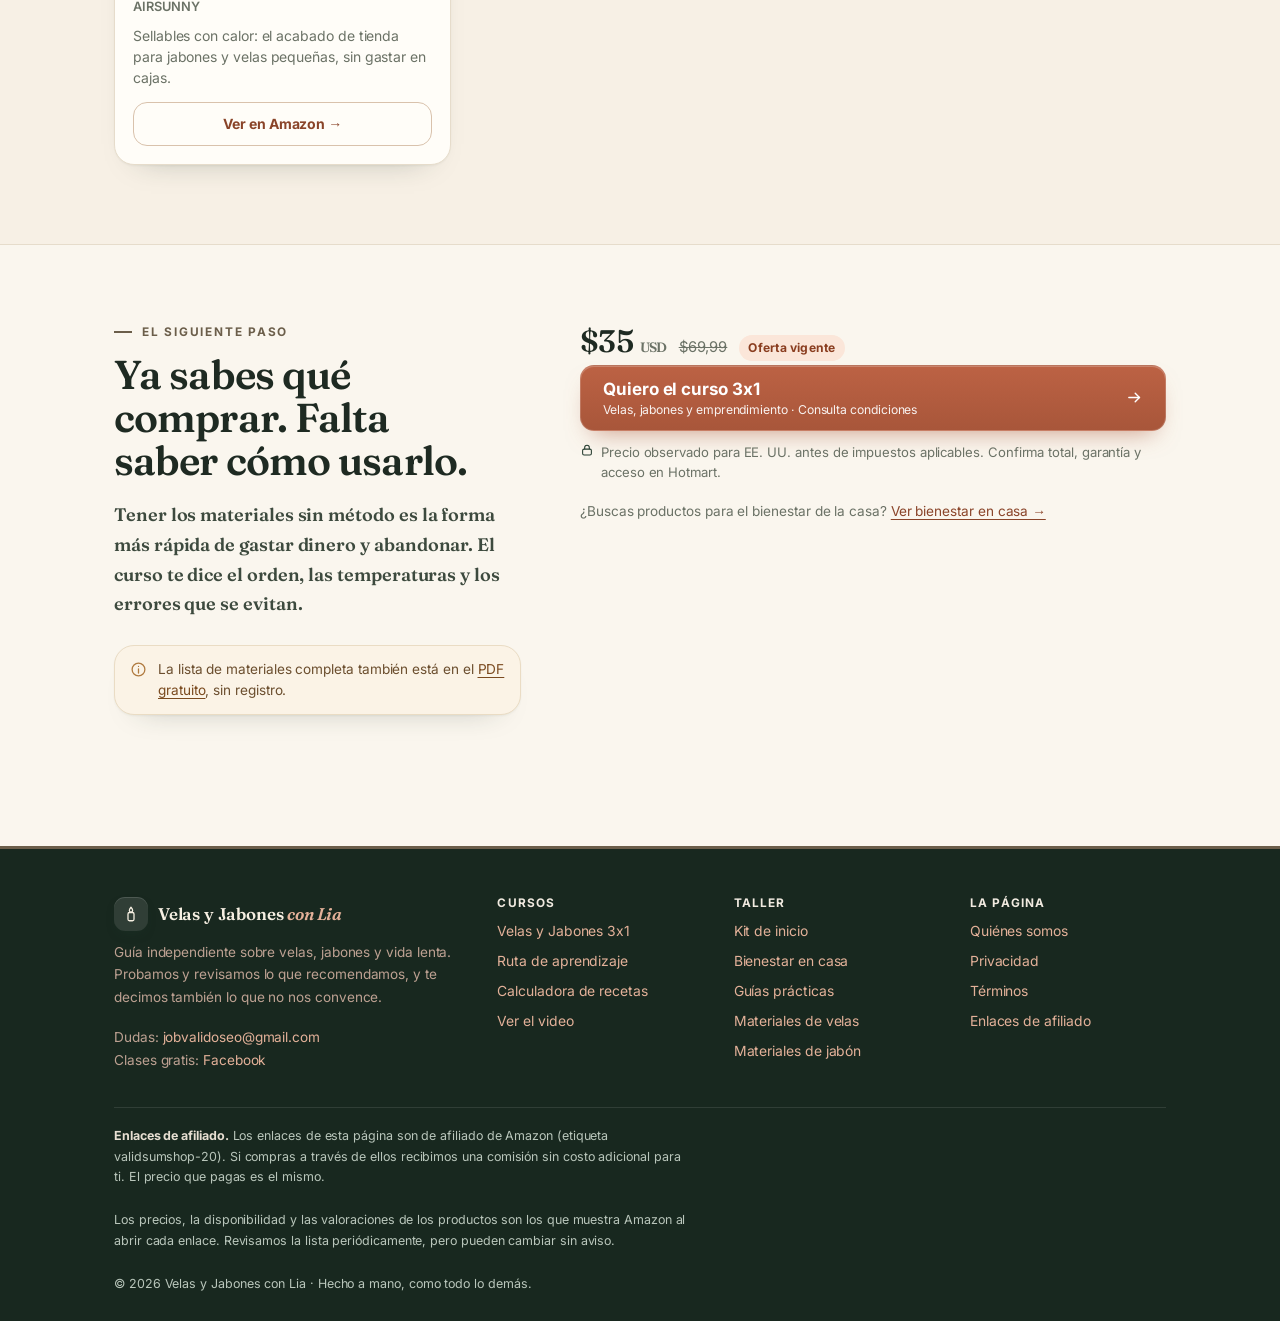
<file: kit.html>
<!DOCTYPE html>
<html lang="es">
<head>
<meta charset="UTF-8">
<meta name="viewport" content="width=device-width, initial-scale=1">
<title>Kit de inicio para hacer velas y jabones: lista completa y en orden</title>
<meta name="description" content="La lista real de materiales para empezar a hacer velas y jabones: cera, mechas, moldes, base de glicerina, termómetro y empaque. Qué comprar primero y qué puedes dejar para después.">
<link rel="canonical" href="https://avali2.github.io/kit.html">
<meta name="theme-color" content="#fbf7ef">
<meta property="og:type" content="article">
<meta property="og:locale" content="es_ES">
<meta property="og:site_name" content="Velas y Jabones con Lia">
<meta property="og:title" content="Kit de inicio para hacer velas y jabones: lista completa y en orden">
<meta property="og:description" content="Qué comprar primero, qué puedes dejar para después y cuánto cuesta empezar de verdad.">
<meta property="og:url" content="https://avali2.github.io/kit.html">
<meta property="og:image" content="https://avali2.github.io/assets/img/og-image.jpg">
<meta property="og:image:width" content="1200">
<meta property="og:image:height" content="630">
<link rel="icon" href="data:image/svg+xml,%3Csvg xmlns='http://www.w3.org/2000/svg' viewBox='0 0 32 32'%3E%3Crect width='32' height='32' rx='8' fill='%23f4e9da'/%3E%3Crect x='11' y='13' width='10' height='13' rx='2.5' fill='%238a4429'/%3E%3Cpath d='M16 5c2 2.4 3 3.9 3 5.4a3 3 0 0 1-6 0C13 8.9 14 7.4 16 5Z' fill='%23a8543a'/%3E%3C/svg%3E">
<link rel="stylesheet" href="assets/css/site.css?v=7">
<link rel="stylesheet" href="assets/fonts/fonts.css?v=1">
<link rel="stylesheet" href="assets/css/editorial.css?v=10">
<link rel="stylesheet" href="assets/css/consent.css?v=7">
<script type="application/ld+json">
{
  "@context": "https://schema.org",
  "@type": "ItemList",
  "name": "Kit de inicio para velas y jabones artesanales",
  "description": "Materiales esenciales para empezar a hacer velas y jabones en casa, ordenados por prioridad.",
  "numberOfItems": 23,
  "itemListElement": [
    { "@type": "ListItem", "position": 1, "name": "Cera de soja 10 lb Etienne Alair", "url": "https://www.amazon.com/dp/B082P8T7V9?tag=validsumshop-20" },
    { "@type": "ListItem", "position": 2, "name": "Mechas de algodón 6 pulgadas EricX Light", "url": "https://www.amazon.com/dp/B015W8DWUO?tag=validsumshop-20" },
    { "@type": "ListItem", "position": 3, "name": "Base de glicerina 5 lb Primal Elements", "url": "https://www.amazon.com/dp/B096T98189?tag=validsumshop-20" },
    { "@type": "ListItem", "position": 4, "name": "Termómetro digital BOMATA", "url": "https://www.amazon.com/dp/B0BZHB3CXQ?tag=validsumshop-20" },
    { "@type": "ListItem", "position": 5, "name": "Báscula digital Etekcity", "url": "https://www.amazon.com/dp/B0113UZJE2?tag=validsumshop-20" }
  ]
}
</script>
</head>
<body class="page-kit">
<!--sprites-->
<svg xmlns="http://www.w3.org/2000/svg" style="position:absolute;width:0;height:0;overflow:hidden" aria-hidden="true" focusable="false">
<symbol id="ico-flame" viewBox="0 0 24 24"><path d="M12 3c2.2 2.8 3.6 4.9 3.6 7.2A3.6 3.6 0 0 1 12 13.8a3.6 3.6 0 0 1-3.6-3.6C8.4 7.9 9.8 5.8 12 3Z"/><path d="M12 21c2.2 0 4-1.5 4-3.4 0-2.1-2-3.3-4-5.6-2 2.3-4 3.5-4 5.6C8 19.5 9.8 21 12 21Z"/></symbol>
<symbol id="ico-candle" viewBox="0 0 24 24"><rect x="8" y="10" width="8" height="11" rx="2"/><path d="M12 3c1.4 1.7 2.2 2.9 2.2 4.2a2.2 2.2 0 0 1-4.4 0C9.8 5.9 10.6 4.7 12 3Z"/><path d="M12 7v3"/></symbol>
<symbol id="ico-soap" viewBox="0 0 24 24"><rect x="3.5" y="8" width="17" height="11.5" rx="3.5"/><path d="M7.5 8V6.6A2.6 2.6 0 0 1 10.1 4h3.8a2.6 2.6 0 0 1 2.6 2.6V8"/><path d="M8.5 13h7"/></symbol>
<symbol id="ico-droplet" viewBox="0 0 24 24"><path d="M12 3.2c3 3.4 6 6.3 6 9.6a6 6 0 0 1-12 0c0-3.3 3-6.2 6-9.6Z"/></symbol>
<symbol id="ico-jar" viewBox="0 0 24 24"><path d="M6 8h12l-1 12H7L6 8Z"/><path d="M5 5.5h14V8H5z"/><path d="M9.5 12.5v4M14.5 12.5v4"/></symbol>
<symbol id="ico-scale" viewBox="0 0 24 24"><path d="M12 4v16"/><path d="M7 20h10"/><path d="M4 9h16"/><path d="M4 9l-2 5a3.2 3.2 0 0 0 6 0L6 9"/><path d="M18 9l-2 5a3.2 3.2 0 0 0 6 0"/></symbol>
<symbol id="ico-thermo" viewBox="0 0 24 24"><path d="M14 14.6V5a2 2 0 1 0-4 0v9.6a4 4 0 1 0 4 0Z"/><path d="M12 10v5"/></symbol>
<symbol id="ico-scissors" viewBox="0 0 24 24"><circle cx="6" cy="6" r="2.6"/><circle cx="6" cy="18" r="2.6"/><path d="M8.1 7.9 20 18M8.1 16.1 20 6"/></symbol>
<symbol id="ico-box" viewBox="0 0 24 24"><path d="M3.5 8.5 12 4l8.5 4.5v7L12 20l-8.5-4.5v-7Z"/><path d="M3.5 8.5 12 13l8.5-4.5M12 13v7"/></symbol>
<symbol id="ico-tag" viewBox="0 0 24 24"><path d="M4 4h7.2L20 12.8 13.2 20 4 11.2V4Z"/><circle cx="8" cy="8" r="1.4"/></symbol>
<symbol id="ico-gift" viewBox="0 0 24 24"><rect x="3.5" y="8" width="17" height="4" rx="1"/><path d="M5 12v8h14v-8"/><path d="M12 8v12"/><path d="M12 8S10.8 4 8.6 4a2.4 2.4 0 0 0 0 4H12Zm0 0s1.2-4 3.4-4a2.4 2.4 0 0 1 0 4H12Z"/></symbol>
<symbol id="ico-book" viewBox="0 0 24 24"><path d="M4 4.5A2.5 2.5 0 0 1 6.5 2H20v17H6.5A2.5 2.5 0 0 0 4 21.5V4.5Z"/><path d="M4 19V4.5M8 7h8M8 11h6"/></symbol>
<symbol id="ico-shield" viewBox="0 0 24 24"><path d="M12 3l7 3v5.2c0 4.4-3 8.1-7 9.8-4-1.7-7-5.4-7-9.8V6l7-3Z"/><path d="M9 12l2 2 4-4.5"/></symbol>
<symbol id="ico-clock" viewBox="0 0 24 24"><circle cx="12" cy="12" r="9"/><path d="M12 7.5V12l3.2 2"/></symbol>
<symbol id="ico-globe" viewBox="0 0 24 24"><circle cx="12" cy="12" r="9"/><path d="M3.4 12h17.2M12 3c2.5 2.6 3.8 5.7 3.8 9s-1.3 6.4-3.8 9c-2.5-2.6-3.8-5.7-3.8-9S9.5 5.6 12 3Z"/></symbol>
<symbol id="ico-check" viewBox="0 0 24 24"><path d="M4.5 12.5 9.5 17.5 19.5 6.5"/></symbol>
<symbol id="ico-play" viewBox="0 0 24 24"><path d="M8 5.5v13l11-6.5-11-6.5Z"/></symbol>
<symbol id="ico-lock" viewBox="0 0 24 24"><rect x="4.5" y="10.5" width="15" height="10" rx="2.4"/><path d="M8 10.5V8a4 4 0 0 1 8 0v2.5"/></symbol>
<symbol id="ico-arrow" viewBox="0 0 24 24"><path d="M4 12h15"/><path d="M13 6l6 6-6 6"/></symbol>
<symbol id="ico-sparkle" viewBox="0 0 24 24"><path d="M12 3l1.9 5.4L19 10.5l-5.1 2.1L12 18l-1.9-5.4L5 10.5l5.1-2.1L12 3Z"/><path d="M18.5 15.5l.8 2.2 2.2.8-2.2.8-.8 2.2-.8-2.2-2.2-.8 2.2-.8.8-2.2Z"/></symbol>
<symbol id="ico-leaf" viewBox="0 0 24 24"><path d="M20 4S6 3 4.5 11.5C3.6 16.6 8 20 12 20c6 0 8-8 8-16Z"/><path d="M4.5 19.5C7 14 11 10.5 16 8.5"/></symbol>
<symbol id="ico-heart" viewBox="0 0 24 24"><path d="M12 20s-7.5-4.6-7.5-9.4A4.1 4.1 0 0 1 12 8a4.1 4.1 0 0 1 7.5 2.6C19.5 15.4 12 20 12 20Z"/></symbol>
<symbol id="ico-bath" viewBox="0 0 24 24"><path d="M3 11h18v3a5 5 0 0 1-5 5H8a5 5 0 0 1-5-5v-3Z"/><path d="M6 11V6.5A2.5 2.5 0 0 1 8.5 4c1.3 0 2.3.9 2.5 2"/><path d="M7 21l.8-2M17 21l-.8-2"/></symbol>
<symbol id="ico-diffuser" viewBox="0 0 24 24"><path d="M9 3h6l-1 4h-4L9 3Z"/><path d="M7.5 7h9l1.2 12.2a2 2 0 0 1-2 2.2H8.3a2 2 0 0 1-2-2.2L7.5 7Z"/><path d="M12 10.5v6"/></symbol>
<symbol id="ico-oil" viewBox="0 0 24 24"><path d="M10 3h4v3.2l2 2.4c.6.8 1 1.7 1 2.7V19a2 2 0 0 1-2 2H9a2 2 0 0 1-2-2v-7.7c0-1 .4-1.9 1-2.7l2-2.4V3Z"/><path d="M7.4 14h9.2"/></symbol>
<symbol id="ico-salt" viewBox="0 0 24 24"><path d="M8 5h8l1.5 14.5a2 2 0 0 1-2 2.2H8.5a2 2 0 0 1-2-2.2L8 5Z"/><path d="M7.6 10h8.8"/><circle cx="11" cy="15" r=".9"/><circle cx="14" cy="17.5" r=".9"/></symbol>
<symbol id="ico-wheat" viewBox="0 0 24 24"><path d="M12 21V9"/><path d="M12 9c0-2.5-1.4-4.5-3.5-5M12 9c0-2.5 1.4-4.5 3.5-5"/><path d="M12 14c0-2-1.2-3.6-3-4M12 14c0-2 1.2-3.6 3-4"/><path d="M12 19c0-2-1.2-3.6-3-4M12 19c0-2 1.2-3.6 3-4"/></symbol>
<symbol id="ico-star" viewBox="0 0 24 24"><path d="M12 3.5l2.6 5.3 5.9.9-4.3 4.1 1 5.8-5.2-2.7-5.2 2.7 1-5.8L3.5 9.7l5.9-.9L12 3.5Z"/></symbol>
<symbol id="ico-calculator" viewBox="0 0 24 24"><rect x="4.5" y="3" width="15" height="18" rx="2.4"/><path d="M8 7h8"/><path d="M8.5 11.5h.01M12 11.5h.01M15.5 11.5h.01M8.5 15h.01M12 15h.01M15.5 15h.01M8.5 18.2h.01M12 18.2h.01M15.5 18.2h.01"/></symbol>
<symbol id="ico-users" viewBox="0 0 24 24"><circle cx="9" cy="8" r="3.2"/><path d="M3.5 19.5c0-3 2.5-5.2 5.5-5.2s5.5 2.2 5.5 5.2"/><path d="M16 5.2A3.2 3.2 0 0 1 16 11"/><path d="M17.5 14.7c2 .6 3.5 2.3 3.5 4.8"/></symbol>
<symbol id="ico-refresh" viewBox="0 0 24 24"><path d="M3.5 12a8.5 8.5 0 0 1 14.4-6.1L21 8.5"/><path d="M21 4v4.5h-4.5"/><path d="M20.5 12a8.5 8.5 0 0 1-14.4 6.1L3 15.5"/><path d="M3 20v-4.5h4.5"/></symbol>
<symbol id="ico-info" viewBox="0 0 24 24"><circle cx="12" cy="12" r="9"/><path d="M12 11v6M12 7.6h.01"/></symbol>
</svg>
<!--/sprites-->

<a class="skip-link" href="#contenido">Saltar al contenido</a>

<header class="topbar">
  <div class="wrap topbar-main">
    <a class="brand" href="index.html">
      <span class="brand-mark" aria-hidden="true"><svg viewBox="0 0 24 24" fill="none" stroke="currentColor" stroke-width="1.7" stroke-linecap="round" stroke-linejoin="round"><rect x="8" y="10" width="8" height="11" rx="2"/><path d="M12 3c1.4 1.7 2.2 2.9 2.2 4.2a2.2 2.2 0 0 1-4.4 0C9.8 5.9 10.6 4.7 12 3Z"/></svg></span>
      <span>Velas y Jabones <em>con Lia</em></span>
    </a>
    <button type="button" class="menu-toggle" aria-expanded="false" aria-controls="mobile-menu">Menú <span class="caret">▾</span></button>
  </div>
  <nav class="topnav" id="nav" aria-label="Menú principal">
    <div class="wrap topnav-in">
      <a href="index.html">Curso 3x1</a>
      <a href="curso-jabones-navidenas.html">Jabones Navideñas</a>
      <a href="curso-primeros-jabones.html">Primeros jabones</a>
      <a href="calculadora.html">Calculadora</a>
      <a href="tienda.html">Todos los cursos</a>
      <a href="kit.html">Materiales</a>
      <a href="guias.html">Guías</a>
      <a href="index.html#faq">Dudas</a>
    </div>
  </nav>
  <nav class="mobile-menu" id="mobile-menu" aria-label="Menú móvil">
    <a href="index.html">Curso 3x1</a>
    <a href="curso-jabones-navidenas.html">Jabones Navideñas</a>
    <a href="curso-primeros-jabones.html">Primeros jabones</a>
    <a href="calculadora.html">Calculadora</a>
    <a href="tienda.html">Todos los cursos</a>
    <a href="kit.html">Materiales</a>
    <a href="guias.html">Guías</a>
    <a href="index.html#faq">Dudas</a>
  </nav>
</header>

<main id="contenido">

  <section class="page-hero">
    <div class="wrap">
      <p class="eyebrow">Materiales · Lista honesta</p>
      <h1>El kit de inicio, <em>en el orden correcto</em></h1>
      <p class="lead">Esto es todo lo que se usa en un taller de velas y jabones, pero no lo necesitas todo el primer día. Empieza por lo esencial, produce tu primera pieza y añade material cuando ya sepas qué te gusta hacer.</p>
      <div class="notice mt-3" style="max-width:760px">
        <svg viewBox="0 0 24 24" aria-hidden="true"><circle cx="12" cy="12" r="9"/><path d="M12 11v6M12 7.6h.01"/></svg>
        <span><strong>Importante:</strong> nadie te obliga a comprar el kit completo. Empieza con la lista de un proyecto concreto, incluyendo utensilios, control de temperatura y recipiente apto. Comprueba cantidades, seguridad y compatibilidad antes de comprar. Los precios y la disponibilidad los muestra Amazon al abrir cada enlace.</span>
      </div>
      <div class="mt-2" style="display:flex;flex-wrap:wrap;gap:12px">
        <a class="cta" href="https://drive.google.com/uc?export=download&id=1_1x0co7F69jV_jPMw20bc1Cd9qahvkcG" target="_blank" rel="noopener">📄 Descargar la lista en PDF (gratis)</a>
        <a class="cta cta--ghost" href="index.html">← Volver al curso</a>
      </div>
      <p class="small muted mt-2">Enlaces de afiliado de Amazon: si compras desde aquí recibimos una comisión sin costo extra para ti.</p>
    </div>
  </section>

  <!-- ========================================================== ATAJO -->
  <section class="section section--tight">
    <div class="wrap">
      <div class="section-head">
        <p class="eyebrow">El atajo</p>
        <h2>Si solo vas a comprar una cosa, que sea esta</h2>
        <p>Un kit todo en uno evita el error más común de quien empieza: comprar piezas que no encajan entre sí.</p>
      </div>
      <ul class="prod-grid" style="grid-template-columns:1fr">
        <li class="prod" style="padding:clamp(18px,2.4vw,26px)">
          <div style="display:flex;gap:16px;align-items:flex-start;flex-wrap:wrap">
            <span class="prod-ico" aria-hidden="true" style="flex:0 0 auto;margin:0"><svg><use href="#ico-gift"/></svg></span>
            <div style="flex:1 1 260px;min-width:0">
              <p class="prod-kicker">Kit todo en uno · El más rápido para empezar hoy</p>
              <h3>Kit completo para hacer velas con fundidor eléctrico</h3>
              <p class="prod-brand">SAEUYVB</p>
              <p class="prod-pitch">Incluye placa eléctrica con fundidor, 2 lb de cera de soja, olla de vertido y los accesorios básicos: comprueba el contenido exacto, el voltaje, la compatibilidad y qué utensilios adicionales exige tu proyecto antes de comprar. La disponibilidad y el envío dependen de tu país.</p>
            </div>
            <a class="cta" style="align-self:center" href="https://www.amazon.com/dp/B0CS2ZQ59K?tag=validsumshop-20" target="_blank" rel="sponsored nofollow noopener">Ver el kit en Amazon →</a>
          </div>
        </li>
      </ul>
    </div>
  </section>

  <!-- ========================================================== VELAS -->
  <section class="section band" id="velas">
    <div class="wrap">
      <div class="section-head">
        <p class="eyebrow">Bloque 1</p>
        <h2>Velas: lo esencial y lo que llega después</h2>
        <p>Para una vela en recipiente necesitas cera, mecha compatible y un recipiente apto para velas, además de báscula, termómetro y utensilios adecuados. Los aromas y colores pueden esperar. Si tu kit ya trae mechas y centradores, evita duplicarlos.</p>
      </div>

      <ul class="prod-grid">
        <li class="prod reveal">
          <span class="prod-ico" aria-hidden="true"><svg><use href="#ico-jar"/></svg></span>
          <p class="prod-kicker">Esencial</p>
          <h3>Cera de soja en escamas, 10 lb</h3>
          <p class="prod-brand">Etienne Alair</p>
          <p class="prod-pitch">Trae de regalo 100 mechas, 100 pegatinas y 2 centradores. Las cuentas salen fáciles: es la cera más usada para frascos y te dura muchas tandas.</p>
          <a class="cta" href="https://www.amazon.com/dp/B082P8T7V9?tag=validsumshop-20" target="_blank" rel="sponsored nofollow noopener">Ver en Amazon →</a>
        </li>
        <li class="prod reveal">
          <span class="prod-ico" aria-hidden="true"><svg><use href="#ico-candle"/></svg></span>
          <p class="prod-kicker">Esencial</p>
          <h3>Mechas de algodón 6", 100 unidades</h3>
          <p class="prod-brand">EricX Light</p>
          <p class="prod-pitch">La mecha se elige según diámetro, cera y fragancia; no solo por la capacidad del frasco. Revisa la ficha técnica y realiza pruebas de quemado.</p>
          <a class="cta" href="https://www.amazon.com/dp/B015W8DWUO?tag=validsumshop-20" target="_blank" rel="sponsored nofollow noopener">Ver en Amazon →</a>
        </li>
        <li class="prod reveal">
          <span class="prod-ico" aria-hidden="true"><svg><use href="#ico-thermo"/></svg></span>
          <p class="prod-kicker">Esencial</p>
          <h3>Termómetro digital con clip</h3>
          <p class="prod-brand">BOMATA</p>
          <p class="prod-pitch">Controla la temperatura según las indicaciones de la cera y la fragancia utilizadas. No hay una temperatura universal de mezcla o vertido.</p>
          <a class="cta" href="https://www.amazon.com/dp/B0BZHB3CXQ?tag=validsumshop-20" target="_blank" rel="sponsored nofollow noopener">Ver en Amazon →</a>
        </li>
        <li class="prod reveal">
          <span class="prod-ico" aria-hidden="true"><svg><use href="#ico-scale"/></svg></span>
          <p class="prod-kicker">Esencial</p>
          <h3>Báscula digital de cocina</h3>
          <p class="prod-brand">Etekcity</p>
          <p class="prod-pitch">Cera y fragancia se pesan en gramos, no en tazas. Así repites la misma vela y puedes calcular el costo real de cada pieza.</p>
          <a class="cta" href="https://www.amazon.com/dp/B0113UZJE2?tag=validsumshop-20" target="_blank" rel="sponsored nofollow noopener">Ver en Amazon →</a>
        </li>
        <li class="prod reveal">
          <span class="prod-ico" aria-hidden="true"><svg><use href="#ico-oil"/></svg></span>
          <p class="prod-kicker">Recomendado</p>
          <h3>Jarra para verter, 1500 ml</h3>
          <p class="prod-brand">BBAXI · acero 304</p>
          <p class="prod-pitch">Pico antigoteo y asa resistente al calor. Verter con control es la diferencia entre una vela limpia y una con manchas en el vidrio.</p>
          <a class="cta" href="https://www.amazon.com/dp/B09C5NRJG9?tag=validsumshop-20" target="_blank" rel="sponsored nofollow noopener">Ver en Amazon →</a>
        </li>
        <li class="prod reveal">
          <span class="prod-ico" aria-hidden="true"><svg><use href="#ico-jar"/></svg></span>
          <p class="prod-kicker">Recomendado</p>
          <h3>Frascos de cristal 8 oz, 12 uds.</h3>
          <p class="prod-brand">AOZITA</p>
          <p class="prod-pitch">No basta con que un frasco sea bonito: confirma que el fabricante lo declara apto para velas y exposición al calor antes de usarlo.</p>
          <a class="cta" href="https://www.amazon.com/dp/B08Q7MN9LY?tag=validsumshop-20" target="_blank" rel="sponsored nofollow noopener">Ver en Amazon →</a>
        </li>
        <li class="prod reveal">
          <span class="prod-ico" aria-hidden="true"><svg><use href="#ico-sparkle"/></svg></span>
          <p class="prod-kicker">Recomendado</p>
          <h3>Set de fragancias florales</h3>
          <p class="prod-brand">P&amp;J Trading</p>
          <p class="prod-pitch">Violeta, jazmín, rosa, lila, fresia y gardenia. Verifica en cada ficha el uso permitido y la dosificación: una fragancia para velas no es necesariamente apta para piel o difusores.</p>
          <a class="cta" href="https://www.amazon.com/dp/B00C9358NU?tag=validsumshop-20" target="_blank" rel="sponsored nofollow noopener">Ver en Amazon →</a>
        </li>
        <li class="prod reveal">
          <span class="prod-ico" aria-hidden="true"><svg><use href="#ico-droplet"/></svg></span>
          <p class="prod-kicker">Recomendado</p>
          <h3>Colorante líquido, 16 colores</h3>
          <p class="prod-brand">HTVRONT</p>
          <p class="prod-pitch">Compatible con soja, abeja, gel y palma. Poco a poco: el color se intensifica cuando la vela enfría.</p>
          <a class="cta" href="https://www.amazon.com/dp/B0DFW55SYS?tag=validsumshop-20" target="_blank" rel="sponsored nofollow noopener">Ver en Amazon →</a>
        </li>
        <li class="prod reveal">
          <span class="prod-ico" aria-hidden="true"><svg><use href="#ico-candle"/></svg></span>
          <p class="prod-kicker">Recomendado</p>
          <h3>Centradores metálicos de mecha, 36 uds.</h3>
          <p class="prod-brand">ABK</p>
          <p class="prod-pitch">Mecha centrada = quemado parejo hasta el borde. Se reutilizan, así que un paquete te dura para siempre.</p>
          <a class="cta" href="https://www.amazon.com/dp/B0CN6JFBX8?tag=validsumshop-20" target="_blank" rel="sponsored nofollow noopener">Ver en Amazon →</a>
        </li>
        <li class="prod reveal">
          <span class="prod-ico" aria-hidden="true"><svg><use href="#ico-scissors"/></svg></span>
          <p class="prod-kicker">Acabado</p>
          <h3>Recortador de mecha</h3>
          <p class="prod-brand">Sinen</p>
          <p class="prod-pitch">Mecha a 5–6 mm antes de cada encendida: menos humo, menos hollín y una llama limpia. Barato y se nota.</p>
          <a class="cta" href="https://www.amazon.com/dp/B07QX42943?tag=validsumshop-20" target="_blank" rel="sponsored nofollow noopener">Ver en Amazon →</a>
        </li>
        <li class="prod reveal">
          <span class="prod-ico" aria-hidden="true"><svg><use href="#ico-soap"/></svg></span>
          <p class="prod-kicker">Cuando ya vendas</p>
          <h3>Moldes de silicona 3D, flores</h3>
          <p class="prod-brand">Pack de 3 · rosa, peonía y redondo</p>
          <p class="prod-pitch">Las velas decorativas tipo pastel y flor son las que paran el scroll y las que mejor se venden en feria.</p>
          <a class="cta" href="https://www.amazon.com/dp/B09T72T3DK?tag=validsumshop-20" target="_blank" rel="sponsored nofollow noopener">Ver en Amazon →</a>
        </li>
        <li class="prod reveal">
          <span class="prod-ico" aria-hidden="true"><svg><use href="#ico-box"/></svg></span>
          <p class="prod-kicker">Cuando ya vendas</p>
          <h3>Bolsas de muselina con cordón, 24 uds.</h3>
          <p class="prod-brand">Greenmile · 4×6"</p>
          <p class="prod-pitch">El empaque más barato que se ve natural y cuidado. Sirve para jabones, velas pequeñas y regalos.</p>
          <a class="cta" href="https://www.amazon.com/dp/B07GC3W4MK?tag=validsumshop-20" target="_blank" rel="sponsored nofollow noopener">Ver en Amazon →</a>
        </li>
      </ul>
    </div>
  </section>

  <!-- ========================================================== JABONES -->
  <section class="section" id="jabones">
    <div class="wrap">
      <div class="section-head">
        <p class="eyebrow">Bloque 2</p>
        <h2>Jabones: empieza por glicerina, sin sosa</h2>
        <p>La base de glicerina preparada permite fundir y verter sin manipular sosa cáustica directamente. Aun así, hay riesgos por calor y por ingredientes incompatibles: sigue la ficha del fabricante.</p>
      </div>

      <ul class="prod-grid">
        <li class="prod reveal">
          <span class="prod-ico" aria-hidden="true"><svg><use href="#ico-soap"/></svg></span>
          <p class="prod-kicker">Esencial</p>
          <h3>Base de glicerina transparente, 5 lb</h3>
          <p class="prod-brand">Primal Elements</p>
          <p class="prod-pitch">Base preparada para fundir y verter, sin manipular sosa directamente. Evita quemaduras, mantén a niños y mascotas alejados del área de trabajo y sigue las instrucciones del fabricante.</p>
          <a class="cta" href="https://www.amazon.com/dp/B096T98189?tag=validsumshop-20" target="_blank" rel="sponsored nofollow noopener">Ver en Amazon →</a>
        </li>
        <li class="prod reveal">
          <span class="prod-ico" aria-hidden="true"><svg><use href="#ico-box"/></svg></span>
          <p class="prod-kicker">Esencial</p>
          <h3>Molde rectangular con caja de madera</h3>
          <p class="prod-brand">Ogrmar · 2 piezas</p>
          <p class="prod-pitch">La caja de madera mantiene el molde recto: las barras salen parejas y se cortan sin quebrarse.</p>
          <a class="cta" href="https://www.amazon.com/dp/B077VKB89R?tag=validsumshop-20" target="_blank" rel="sponsored nofollow noopener">Ver en Amazon →</a>
        </li>
        <li class="prod reveal">
          <span class="prod-ico" aria-hidden="true"><svg><use href="#ico-sparkle"/></svg></span>
          <p class="prod-kicker">Recomendado</p>
          <h3>Pigmentos de mica, 24 colores</h3>
          <p class="prod-brand">BALTIC DAY</p>
          <p class="prod-pitch">Grado cosmético, 10 g por color. De aquí sale el efecto geoda, el mármol y las capas que se ven caras.</p>
          <a class="cta" href="https://www.amazon.com/dp/B0F887Y296?tag=validsumshop-20" target="_blank" rel="sponsored nofollow noopener">Ver en Amazon →</a>
        </li>
        <li class="prod reveal">
          <span class="prod-ico" aria-hidden="true"><svg><use href="#ico-droplet"/></svg></span>
          <p class="prod-kicker">Esencial de técnica</p>
          <h3>Alcohol isopropílico 99,9% en spray</h3>
          <p class="prod-brand">MaxTite · 2 frascos</p>
          <p class="prod-pitch">Un rocío entre capas y desaparecen las burbujas: es el truco de las capas que no se separan. Inflamable, lejos del fuego.</p>
          <a class="cta" href="https://www.amazon.com/dp/B0D971QLTV?tag=validsumshop-20" target="_blank" rel="sponsored nofollow noopener">Ver en Amazon →</a>
        </li>
        <li class="prod reveal">
          <span class="prod-ico" aria-hidden="true"><svg><use href="#ico-heart"/></svg></span>
          <p class="prod-kicker">Recomendado</p>
          <h3>Aromas de repostería, set de 6</h3>
          <p class="prod-brand">P&amp;J Trading</p>
          <p class="prod-pitch">Calabaza, cupcake, galleta, café, snickerdoodle y jengibre. Los aromas postre que combinan con las velas tipo pastel.</p>
          <a class="cta" href="https://www.amazon.com/dp/B017JCBVAY?tag=validsumshop-20" target="_blank" rel="sponsored nofollow noopener">Ver en Amazon →</a>
        </li>
        <li class="prod reveal">
          <span class="prod-ico" aria-hidden="true"><svg><use href="#ico-scissors"/></svg></span>
          <p class="prod-kicker">Cuando ya vendas</p>
          <h3>Kit de corte ajustable para jabón</h3>
          <p class="prod-brand">Cortador recto y ondulado</p>
          <p class="prod-pitch">Barras del mismo grosor y corte limpio. Cuando vendes, la uniformidad es parte del precio que puedes cobrar.</p>
          <a class="cta" href="https://www.amazon.com/dp/B08SHN5134?tag=validsumshop-20" target="_blank" rel="sponsored nofollow noopener">Ver en Amazon →</a>
        </li>
      </ul>
    </div>
  </section>

  <!-- ========================================================== EMPAQUE -->
  <section class="section band" id="empaque">
    <div class="wrap">
      <div class="section-head">
        <p class="eyebrow">Bloque 3</p>
        <h2>Empaque: lo que convierte una pieza en un producto</h2>
        <p>No es decoración. Es lo que permite poner un precio y que la gente lo pague sin dudar.</p>
      </div>
      <ul class="prod-grid">
        <li class="prod reveal">
          <span class="prod-ico" aria-hidden="true"><svg><use href="#ico-tag"/></svg></span>
          <p class="prod-kicker">Venta</p>
          <h3>Bandas kraft imprimibles, 1×8"</h3>
          <p class="prod-brand">Mr-Label · 500 etiquetas</p>
          <p class="prod-pitch">El empaque mínimo que se ve profesional: nombre, aroma e ingredientes en una banda. Compatible con láser y tinta.</p>
          <a class="cta" href="https://www.amazon.com/dp/B09MRKF3LL?tag=validsumshop-20" target="_blank" rel="sponsored nofollow noopener">Ver en Amazon →</a>
        </li>
        <li class="prod reveal">
          <span class="prod-ico" aria-hidden="true"><svg><use href="#ico-box"/></svg></span>
          <p class="prod-kicker">Venta</p>
          <h3>Cajas con ventana, 30 unidades</h3>
          <p class="prod-brand">Zonon · color rosa</p>
          <p class="prod-pitch">La ventana vende porque el cliente ve el jabón. Ideales para regalo y para feria.</p>
          <a class="cta" href="https://www.amazon.com/dp/B09NDMZBR3?tag=validsumshop-20" target="_blank" rel="sponsored nofollow noopener">Ver en Amazon →</a>
        </li>
        <li class="prod reveal">
          <span class="prod-ico" aria-hidden="true"><svg><use href="#ico-tag"/></svg></span>
          <p class="prod-kicker">Venta</p>
          <h3>Etiquetas kraft redondas 2", 500 uds.</h3>
          <p class="prod-brand">Aurtho</p>
          <p class="prod-pitch">Para cerrar bolsas y frascos con tu marca. Son térmicas: necesitas impresora térmica de etiquetas.</p>
          <a class="cta" href="https://www.amazon.com/dp/B0FZWDY4XL?tag=validsumshop-20" target="_blank" rel="sponsored nofollow noopener">Ver en Amazon →</a>
        </li>
        <li class="prod reveal">
          <span class="prod-ico" aria-hidden="true"><svg><use href="#ico-gift"/></svg></span>
          <p class="prod-kicker">Venta</p>
          <h3>Bolsas de celofán 6×9", 200 uds.</h3>
          <p class="prod-brand">AIRSUNNY</p>
          <p class="prod-pitch">Sellables con calor: el acabado de tienda para jabones y velas pequeñas, sin gastar en cajas.</p>
          <a class="cta" href="https://www.amazon.com/dp/B085QL1NGF?tag=validsumshop-20" target="_blank" rel="sponsored nofollow noopener">Ver en Amazon →</a>
        </li>
      </ul>
    </div>
  </section>

  <!-- ============================================================== CTA -->
  <section class="section">
    <div class="wrap split">
      <div>
        <p class="eyebrow">El siguiente paso</p>
        <h2>Ya sabes qué comprar. Falta saber cómo usarlo.</h2>
        <p class="lead mt-2">Tener los materiales sin método es la forma más rápida de gastar dinero y abandonar. El curso te dice el orden, las temperaturas y los errores que se evitan.</p>
        <div class="notice mt-3">
          <svg viewBox="0 0 24 24" aria-hidden="true"><circle cx="12" cy="12" r="9"/><path d="M12 11v6M12 7.6h.01"/></svg>
          <span>La lista de materiales completa también está en el <a href="https://drive.google.com/uc?export=download&id=1_1x0co7F69jV_jPMw20bc1Cd9qahvkcG" target="_blank" rel="noopener">PDF gratuito</a>, sin registro.</span>
        </div>
      </div>
      <div>
        <div class="price-row">
          <span class="price-now">$35 <span class="small muted">USD</span></span>
          <span class="price-was">$69,99</span>
          <span class="price-tag">Oferta vigente</span>
        </div>
        <a class="cta cta--hero" href="https://pay.hotmart.com/T96306980O?off=8ktju06n&amp;checkoutMode=10&amp;ref=O107442122M&amp;src=LANDKIT1" target="_blank" rel="sponsored noopener" data-hotmart>
          <span>Quiero el curso 3x1</span>
          <small>Velas, jabones y emprendimiento · Consulta condiciones</small>
          <svg class="arrow" viewBox="0 0 24 24" aria-hidden="true"><path d="M4 12h15"/><path d="M13 6l6 6-6 6"/></svg>
        </a>
        <p class="trust-line"><svg class="lock" viewBox="0 0 24 24" width="14" height="14" fill="none" stroke="currentColor" stroke-width="1.8" aria-hidden="true"><rect x="4.5" y="10.5" width="15" height="10" rx="2.4"/><path d="M8 10.5V8a4 4 0 0 1 8 0v2.5"/></svg> Precio observado para EE. UU. antes de impuestos aplicables. Confirma total, garantía y acceso en Hotmart.</p>
        <p class="small muted mt-2">¿Buscas productos para el bienestar de la casa? <a href="bienestar.html">Ver bienestar en casa →</a></p>
      </div>
    </div>
  </section>

</main>

<footer class="footer">
  <div class="wrap">
    <div class="footer-grid">
      <div class="footer-about">
        <a class="brand" href="index.html">
          <span class="brand-mark" aria-hidden="true"><svg viewBox="0 0 24 24" fill="none" stroke="currentColor" stroke-width="1.7" stroke-linecap="round" stroke-linejoin="round"><rect x="8" y="10" width="8" height="11" rx="2"/><path d="M12 3c1.4 1.7 2.2 2.9 2.2 4.2a2.2 2.2 0 0 1-4.4 0C9.8 5.9 10.6 4.7 12 3Z"/></svg></span>
          <span>Velas y Jabones <em>con Lia</em></span>
        </a>
        <p>Guía independiente sobre velas, jabones y vida lenta. Probamos y revisamos lo que recomendamos, y te decimos también lo que no nos convence.</p>
        <p class="mt-2">Dudas: <a href="mailto:jobvalidoseo@gmail.com">jobvalidoseo@gmail.com</a><br>Clases gratis: <a href="https://www.facebook.com/Liavelasjabones" rel="noopener">Facebook</a></p>
      </div>
      <div>
        <h4>Cursos</h4>
        <ul>
          <li><a href="index.html">Velas y Jabones 3x1</a></li>
          <li><a href="tienda.html">Ruta de aprendizaje</a></li>
          <li><a href="calculadora.html">Calculadora de recetas</a></li>
          <li><a href="vsl.html">Ver el video</a></li>
        </ul>
      </div>
      <div>
        <h4>Taller</h4>
        <ul>
          <li><a href="kit.html">Kit de inicio</a></li>
          <li><a href="bienestar.html">Bienestar en casa</a></li>
          <li><a href="guias.html">Guías prácticas</a></li>
          <li><a href="kit.html#velas">Materiales de velas</a></li>
          <li><a href="kit.html#jabones">Materiales de jabón</a></li>
        </ul>
      </div>
      <div>
        <h4>La página</h4>
        <ul>
          <li><a href="sobre.html">Quiénes somos</a></li>
          <li><a href="privacidad.html">Privacidad</a></li>
          <li><a href="terminos.html">Términos</a></li>
          <li><a href="sobre.html#afiliados">Enlaces de afiliado</a></li>
        </ul>
      </div>
    </div>
    <div class="footer-bottom">
      <p><strong>Enlaces de afiliado.</strong> Los enlaces de esta página son de afiliado de Amazon (etiqueta validsumshop-20). Si compras a través de ellos recibimos una comisión sin costo adicional para ti. El precio que pagas es el mismo.</p>
      <p>Los precios, la disponibilidad y las valoraciones de los productos son los que muestra Amazon al abrir cada enlace. Revisamos la lista periódicamente, pero pueden cambiar sin aviso.</p>
      <p>© <span data-year>2026</span> Velas y Jabones con Lia · Hecho a mano, como todo lo demás.</p>
    </div>
  </div>
</footer>

<script src="assets/js/consent.js?v=7" defer></script>
<script src="assets/js/site.js?v=9" defer></script>
</body>
</html>
</file>
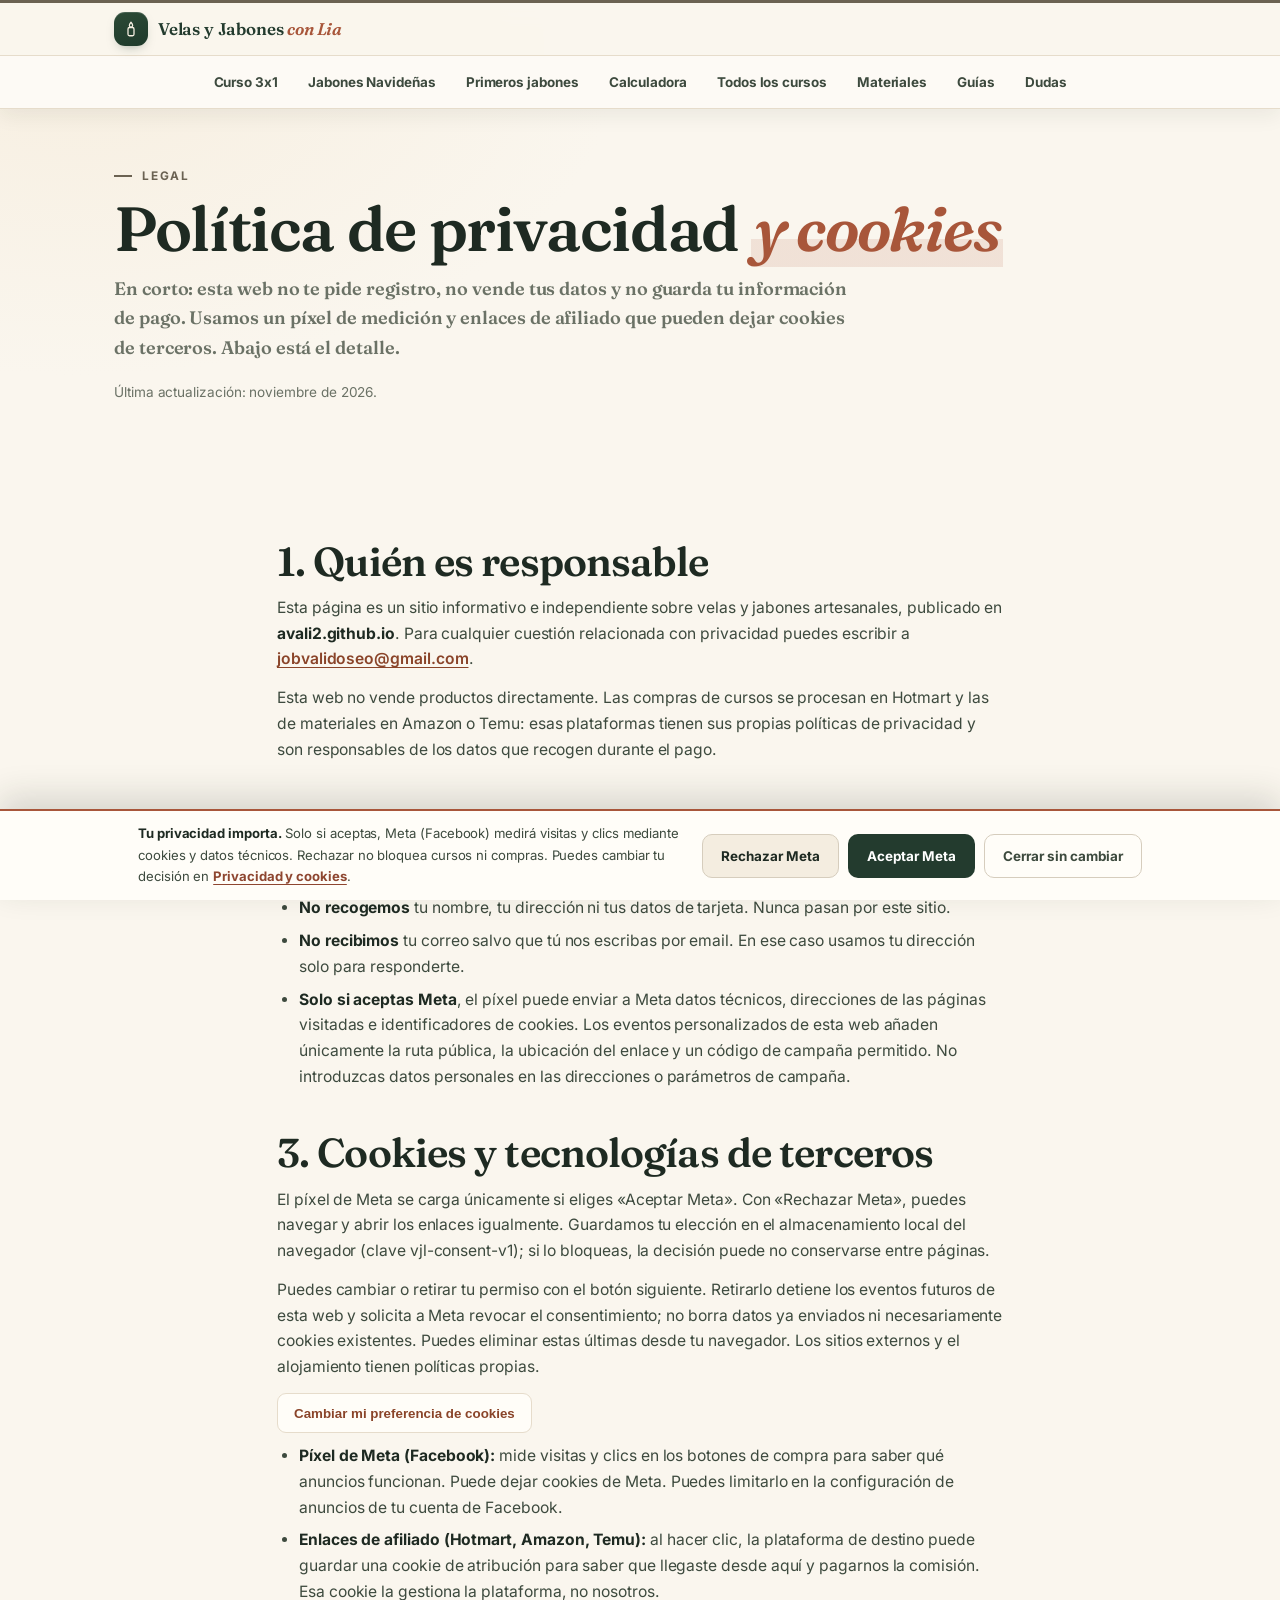
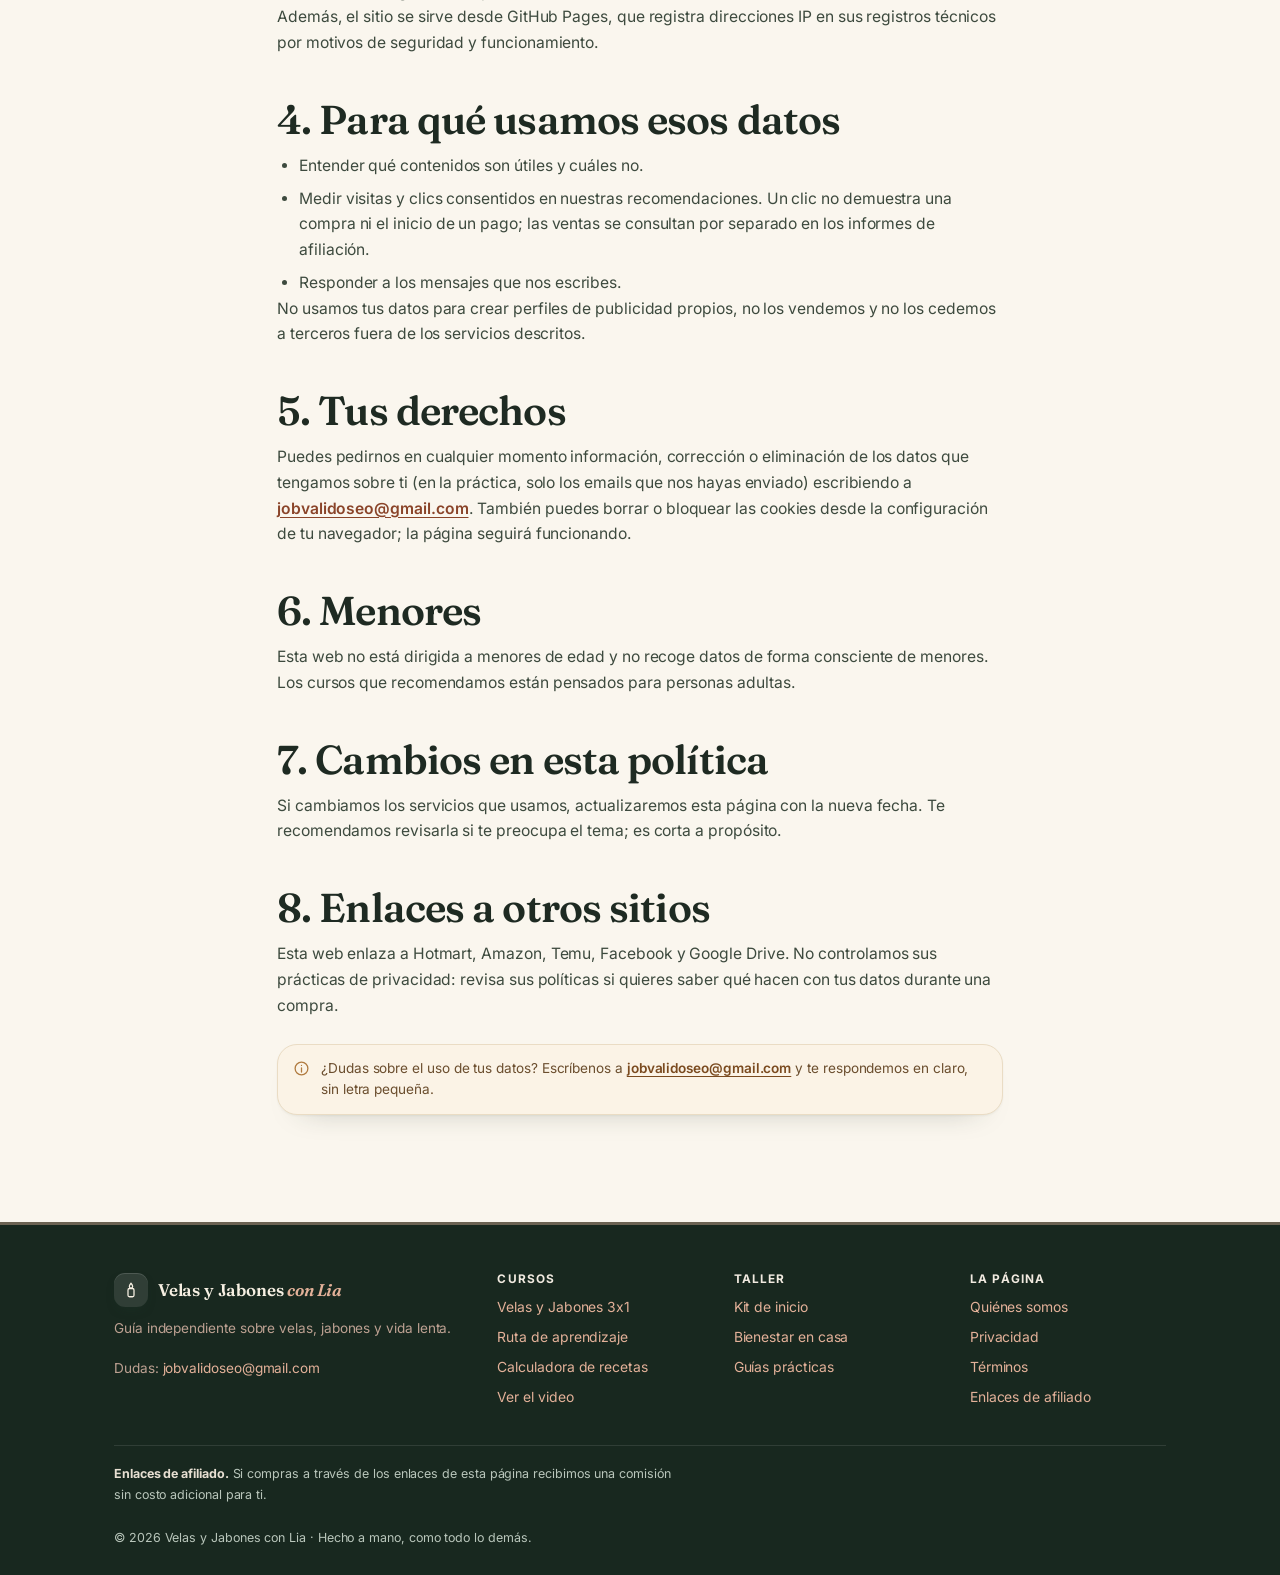
<file: privacidad.html>
<!DOCTYPE html>
<html lang="es">
<head>
<meta charset="UTF-8">
<meta name="viewport" content="width=device-width, initial-scale=1">
<title>Política de privacidad y cookies</title>
<meta name="description" content="Qué datos recoge esta página, qué cookies y píxeles usa (Facebook, Hotmart, Amazon) y cómo puedes ejercer tus derechos.">
<link rel="canonical" href="https://avali2.github.io/privacidad.html">
<meta name="theme-color" content="#fbf7ef">
<meta name="robots" content="index,follow">
<meta property="og:type" content="article">
<meta property="og:locale" content="es_ES">
<meta property="og:site_name" content="Velas y Jabones con Lia">
<meta property="og:title" content="Política de privacidad y cookies">
<meta property="og:url" content="https://avali2.github.io/privacidad.html">
<link rel="icon" href="data:image/svg+xml,%3Csvg xmlns='http://www.w3.org/2000/svg' viewBox='0 0 32 32'%3E%3Crect width='32' height='32' rx='8' fill='%23f4e9da'/%3E%3Crect x='11' y='13' width='10' height='13' rx='2.5' fill='%238a4429'/%3E%3Cpath d='M16 5c2 2.4 3 3.9 3 5.4a3 3 0 0 1-6 0C13 8.9 14 7.4 16 5Z' fill='%23a8543a'/%3E%3C/svg%3E">
<link rel="stylesheet" href="assets/css/site.css?v=7">
<link rel="stylesheet" href="assets/fonts/fonts.css?v=1">
<link rel="stylesheet" href="assets/css/editorial.css?v=10">
<link rel="stylesheet" href="assets/css/consent.css?v=7">
</head>
<body class="page-legal">
<a class="skip-link" href="#contenido">Saltar al contenido</a>

<header class="topbar">
  <div class="wrap topbar-main">
    <a class="brand" href="index.html">
      <span class="brand-mark" aria-hidden="true"><svg viewBox="0 0 24 24" fill="none" stroke="currentColor" stroke-width="1.7" stroke-linecap="round" stroke-linejoin="round"><rect x="8" y="10" width="8" height="11" rx="2"/><path d="M12 3c1.4 1.7 2.2 2.9 2.2 4.2a2.2 2.2 0 0 1-4.4 0C9.8 5.9 10.6 4.7 12 3Z"/></svg></span>
      <span>Velas y Jabones <em>con Lia</em></span>
    </a>
    <button type="button" class="menu-toggle" aria-expanded="false" aria-controls="mobile-menu">Menú <span class="caret">▾</span></button>
  </div>
  <nav class="topnav" id="nav" aria-label="Menú principal">
    <div class="wrap topnav-in">
      <a href="index.html">Curso 3x1</a>
      <a href="curso-jabones-navidenas.html">Jabones Navideñas</a>
      <a href="curso-primeros-jabones.html">Primeros jabones</a>
      <a href="calculadora.html">Calculadora</a>
      <a href="tienda.html">Todos los cursos</a>
      <a href="kit.html">Materiales</a>
      <a href="guias.html">Guías</a>
      <a href="index.html#faq">Dudas</a>
    </div>
  </nav>
  <nav class="mobile-menu" id="mobile-menu" aria-label="Menú móvil">
    <a href="index.html">Curso 3x1</a>
    <a href="curso-jabones-navidenas.html">Jabones Navideñas</a>
    <a href="curso-primeros-jabones.html">Primeros jabones</a>
    <a href="calculadora.html">Calculadora</a>
    <a href="tienda.html">Todos los cursos</a>
    <a href="kit.html">Materiales</a>
    <a href="guias.html">Guías</a>
    <a href="index.html#faq">Dudas</a>
  </nav>
</header>

<main id="contenido">
  <section class="page-hero">
    <div class="wrap">
      <p class="eyebrow">Legal</p>
      <h1>Política de privacidad <em>y cookies</em></h1>
      <p class="lead">En corto: esta web no te pide registro, no vende tus datos y no guarda tu información de pago. Usamos un píxel de medición y enlaces de afiliado que pueden dejar cookies de terceros. Abajo está el detalle.</p>
      <p class="small muted mt-2">Última actualización: noviembre de 2026.</p>
    </div>
  </section>

  <section class="section section--tight">
    <div class="wrap prose">

      <h2>1. Quién es responsable</h2>
      <p>Esta página es un sitio informativo e independiente sobre velas y jabones artesanales, publicado en <strong>avali2.github.io</strong>. Para cualquier cuestión relacionada con privacidad puedes escribir a <a href="mailto:jobvalidoseo@gmail.com">jobvalidoseo@gmail.com</a>.</p>
      <p>Esta web no vende productos directamente. Las compras de cursos se procesan en Hotmart y las de materiales en Amazon o Temu: esas plataformas tienen sus propias políticas de privacidad y son responsables de los datos que recogen durante el pago.</p>

      <h2>2. Qué datos recogemos</h2>
      <p>No hay formularios de registro ni cuentas de usuario en esta web. En concreto:</p>
      <ul>
        <li><strong>No recogemos</strong> tu nombre, tu dirección ni tus datos de tarjeta. Nunca pasan por este sitio.</li>
        <li><strong>No recibimos</strong> tu correo salvo que tú nos escribas por email. En ese caso usamos tu dirección solo para responderte.</li>
        <li><strong>Solo si aceptas Meta</strong>, el píxel puede enviar a Meta datos técnicos, direcciones de las páginas visitadas e identificadores de cookies. Los eventos personalizados de esta web añaden únicamente la ruta pública, la ubicación del enlace y un código de campaña permitido. No introduzcas datos personales en las direcciones o parámetros de campaña.</li>
      </ul>

      <h2>3. Cookies y tecnologías de terceros</h2>
      <p>El píxel de Meta se carga únicamente si eliges «Aceptar Meta». Con «Rechazar Meta», puedes navegar y abrir los enlaces igualmente. Guardamos tu elección en el almacenamiento local del navegador (clave vjl-consent-v1); si lo bloqueas, la decisión puede no conservarse entre páginas.</p><p>Puedes cambiar o retirar tu permiso con el botón siguiente. Retirarlo detiene los eventos futuros de esta web y solicita a Meta revocar el consentimiento; no borra datos ya enviados ni necesariamente cookies existentes. Puedes eliminar estas últimas desde tu navegador. Los sitios externos y el alojamiento tienen políticas propias.</p>
      <p><button type="button" onclick="if(window.vjlOpenConsent){window.vjlOpenConsent()}" style="min-block-size:40px;padding:9px 16px;border-radius:9px;border:1px solid var(--line);background:var(--surface);color:var(--caramel);font-weight:700;cursor:pointer">Cambiar mi preferencia de cookies</button></p>
      <ul>
        <li><strong>Píxel de Meta (Facebook):</strong> mide visitas y clics en los botones de compra para saber qué anuncios funcionan. Puede dejar cookies de Meta. Puedes limitarlo en la configuración de anuncios de tu cuenta de Facebook.</li>
        <li><strong>Enlaces de afiliado (Hotmart, Amazon, Temu):</strong> al hacer clic, la plataforma de destino puede guardar una cookie de atribución para saber que llegaste desde aquí y pagarnos la comisión. Esa cookie la gestiona la plataforma, no nosotros.</li>
      </ul>
      <p>Además, el sitio se sirve desde GitHub Pages, que registra direcciones IP en sus registros técnicos por motivos de seguridad y funcionamiento.</p>

      <h2>4. Para qué usamos esos datos</h2>
      <ul>
        <li>Entender qué contenidos son útiles y cuáles no.</li>
        <li>Medir visitas y clics consentidos en nuestras recomendaciones. Un clic no demuestra una compra ni el inicio de un pago; las ventas se consultan por separado en los informes de afiliación.</li>
        <li>Responder a los mensajes que nos escribes.</li>
      </ul>
      <p>No usamos tus datos para crear perfiles de publicidad propios, no los vendemos y no los cedemos a terceros fuera de los servicios descritos.</p>

      <h2>5. Tus derechos</h2>
      <p>Puedes pedirnos en cualquier momento información, corrección o eliminación de los datos que tengamos sobre ti (en la práctica, solo los emails que nos hayas enviado) escribiendo a <a href="mailto:jobvalidoseo@gmail.com">jobvalidoseo@gmail.com</a>. También puedes borrar o bloquear las cookies desde la configuración de tu navegador; la página seguirá funcionando.</p>

      <h2>6. Menores</h2>
      <p>Esta web no está dirigida a menores de edad y no recoge datos de forma consciente de menores. Los cursos que recomendamos están pensados para personas adultas.</p>

      <h2>7. Cambios en esta política</h2>
      <p>Si cambiamos los servicios que usamos, actualizaremos esta página con la nueva fecha. Te recomendamos revisarla si te preocupa el tema; es corta a propósito.</p>

      <h2>8. Enlaces a otros sitios</h2>
      <p>Esta web enlaza a Hotmart, Amazon, Temu, Facebook y Google Drive. No controlamos sus prácticas de privacidad: revisa sus políticas si quieres saber qué hacen con tus datos durante una compra.</p>

      <div class="notice mt-3">
        <svg viewBox="0 0 24 24" aria-hidden="true"><circle cx="12" cy="12" r="9"/><path d="M12 11v6M12 7.6h.01"/></svg>
        <span>¿Dudas sobre el uso de tus datos? Escríbenos a <a href="mailto:jobvalidoseo@gmail.com">jobvalidoseo@gmail.com</a> y te respondemos en claro, sin letra pequeña.</span>
      </div>

    </div>
  </section>
</main>

<footer class="footer">
  <div class="wrap">
    <div class="footer-grid">
      <div class="footer-about">
        <a class="brand" href="index.html">
          <span class="brand-mark" aria-hidden="true"><svg viewBox="0 0 24 24" fill="none" stroke="currentColor" stroke-width="1.7" stroke-linecap="round" stroke-linejoin="round"><rect x="8" y="10" width="8" height="11" rx="2"/><path d="M12 3c1.4 1.7 2.2 2.9 2.2 4.2a2.2 2.2 0 0 1-4.4 0C9.8 5.9 10.6 4.7 12 3Z"/></svg></span>
          <span>Velas y Jabones <em>con Lia</em></span>
        </a>
        <p>Guía independiente sobre velas, jabones y vida lenta.</p>
        <p class="mt-2">Dudas: <a href="mailto:jobvalidoseo@gmail.com">jobvalidoseo@gmail.com</a></p>
      </div>
      <div>
        <h4>Cursos</h4>
        <ul>
          <li><a href="index.html">Velas y Jabones 3x1</a></li>
          <li><a href="tienda.html">Ruta de aprendizaje</a></li>
          <li><a href="calculadora.html">Calculadora de recetas</a></li>
          <li><a href="vsl.html">Ver el video</a></li>
        </ul>
      </div>
      <div>
        <h4>Taller</h4>
        <ul>
          <li><a href="kit.html">Kit de inicio</a></li>
          <li><a href="bienestar.html">Bienestar en casa</a></li>
          <li><a href="guias.html">Guías prácticas</a></li>
        </ul>
      </div>
      <div>
        <h4>La página</h4>
        <ul>
          <li><a href="sobre.html">Quiénes somos</a></li>
          <li><a href="privacidad.html">Privacidad</a></li>
          <li><a href="terminos.html">Términos</a></li>
          <li><a href="sobre.html#afiliados">Enlaces de afiliado</a></li>
        </ul>
      </div>
    </div>
    <div class="footer-bottom">
      <p><strong>Enlaces de afiliado.</strong> Si compras a través de los enlaces de esta página recibimos una comisión sin costo adicional para ti.</p>
      <p>© <span data-year>2026</span> Velas y Jabones con Lia · Hecho a mano, como todo lo demás.</p>
    </div>
  </div>
</footer>

<script src="assets/js/consent.js?v=7" defer></script>
<script src="assets/js/site.js?v=9" defer></script>
</body>
</html>
</file>
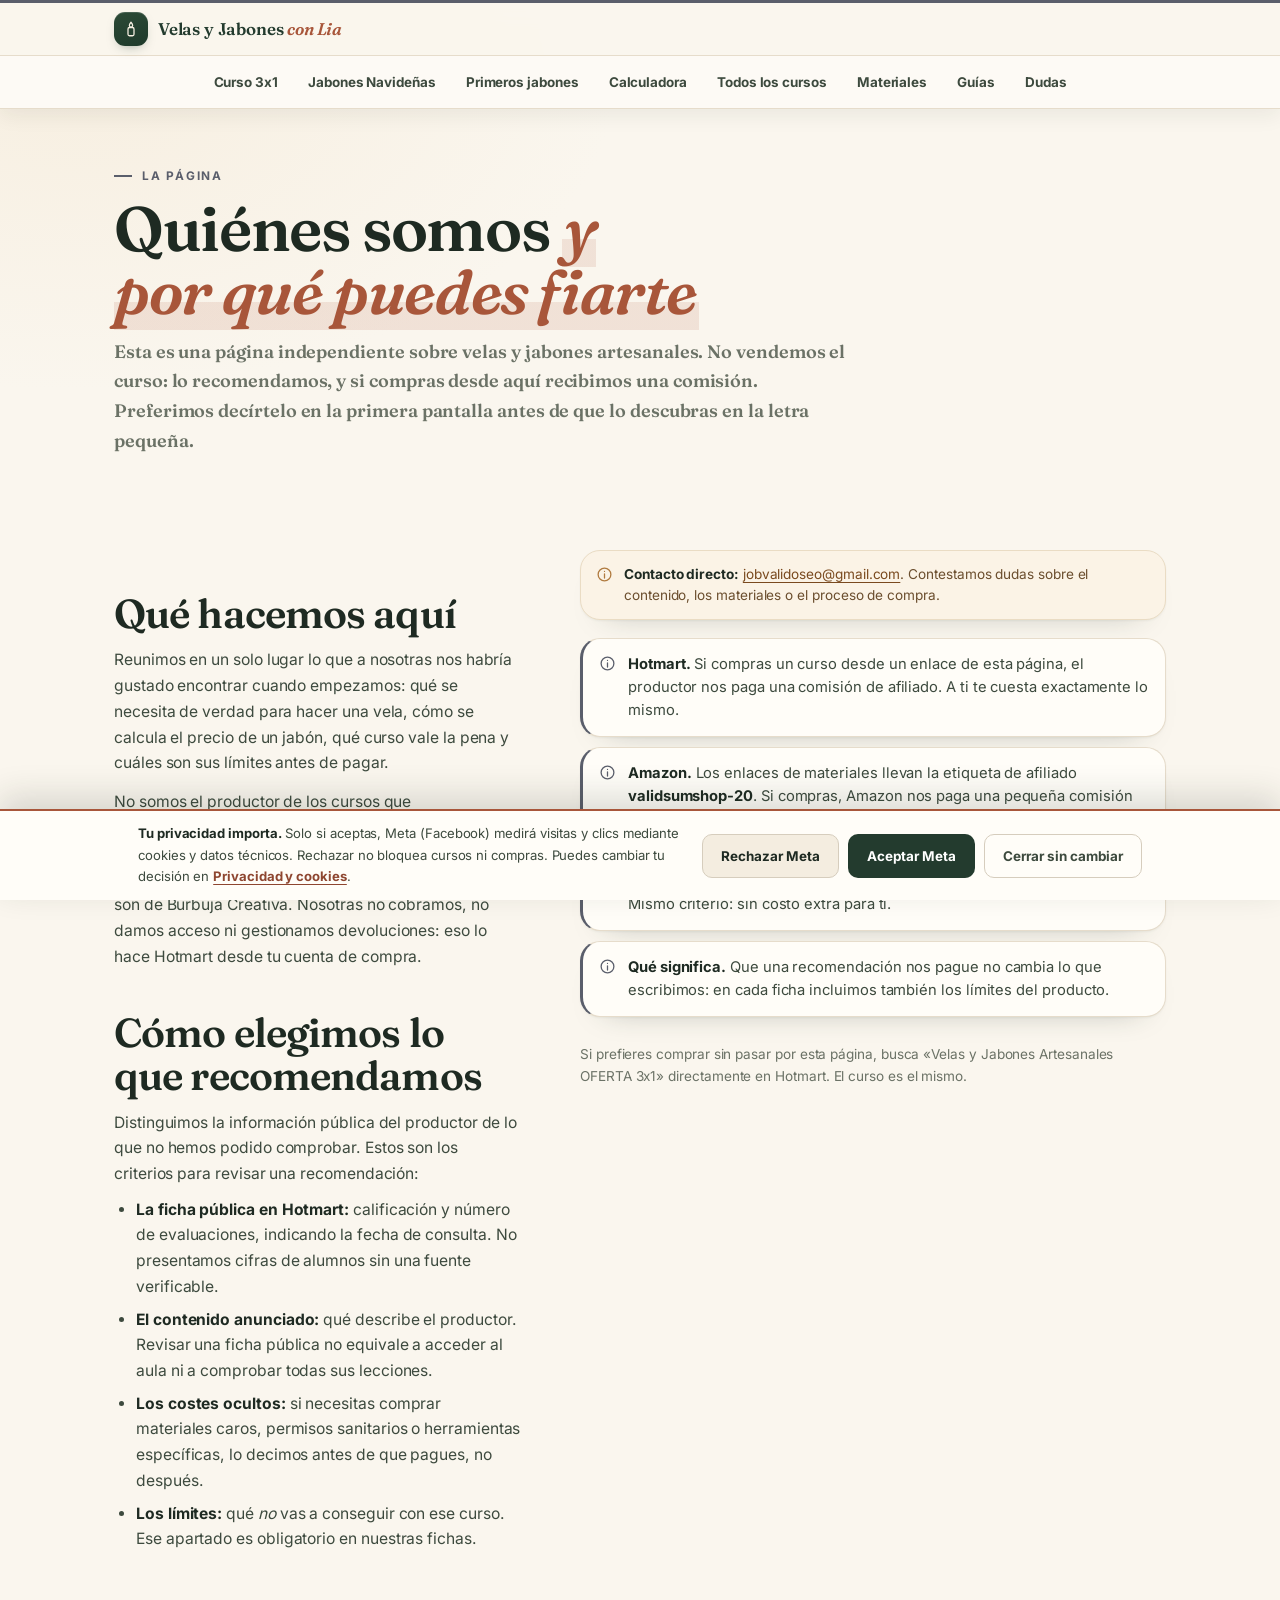
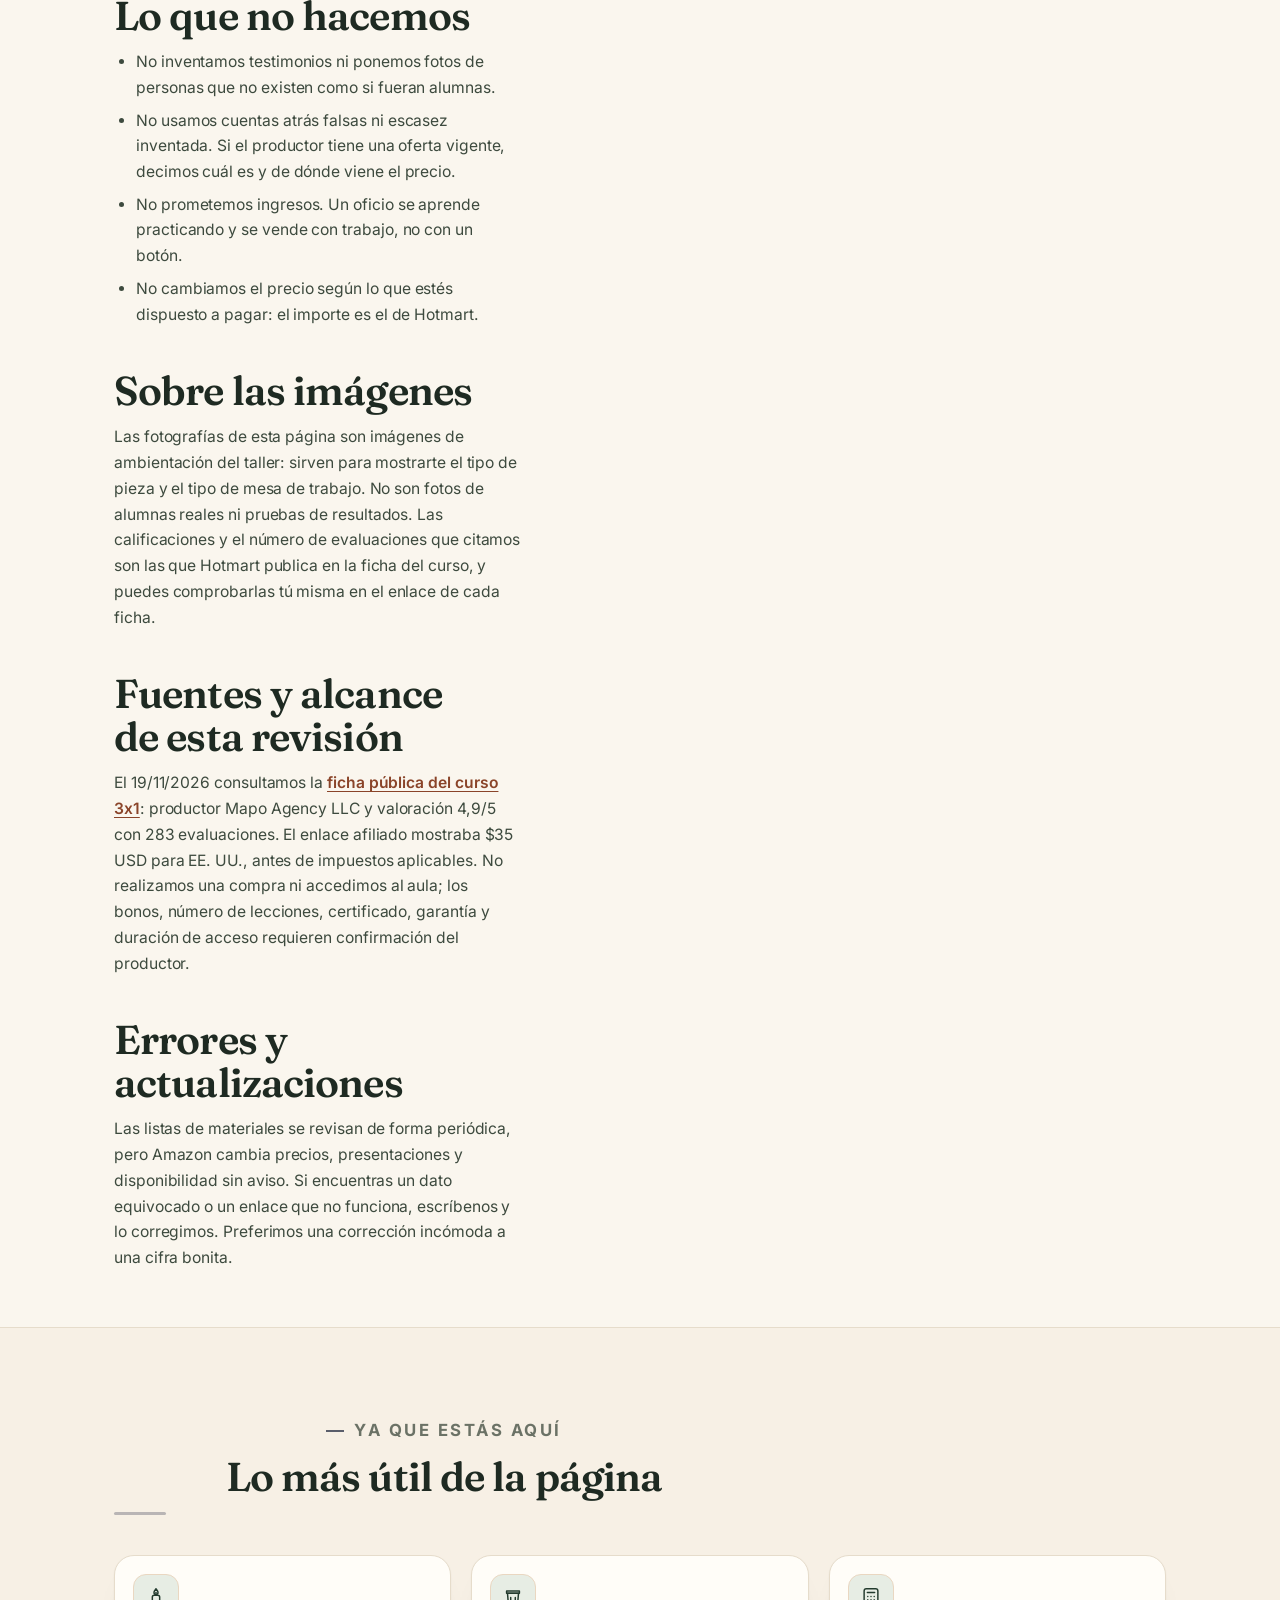
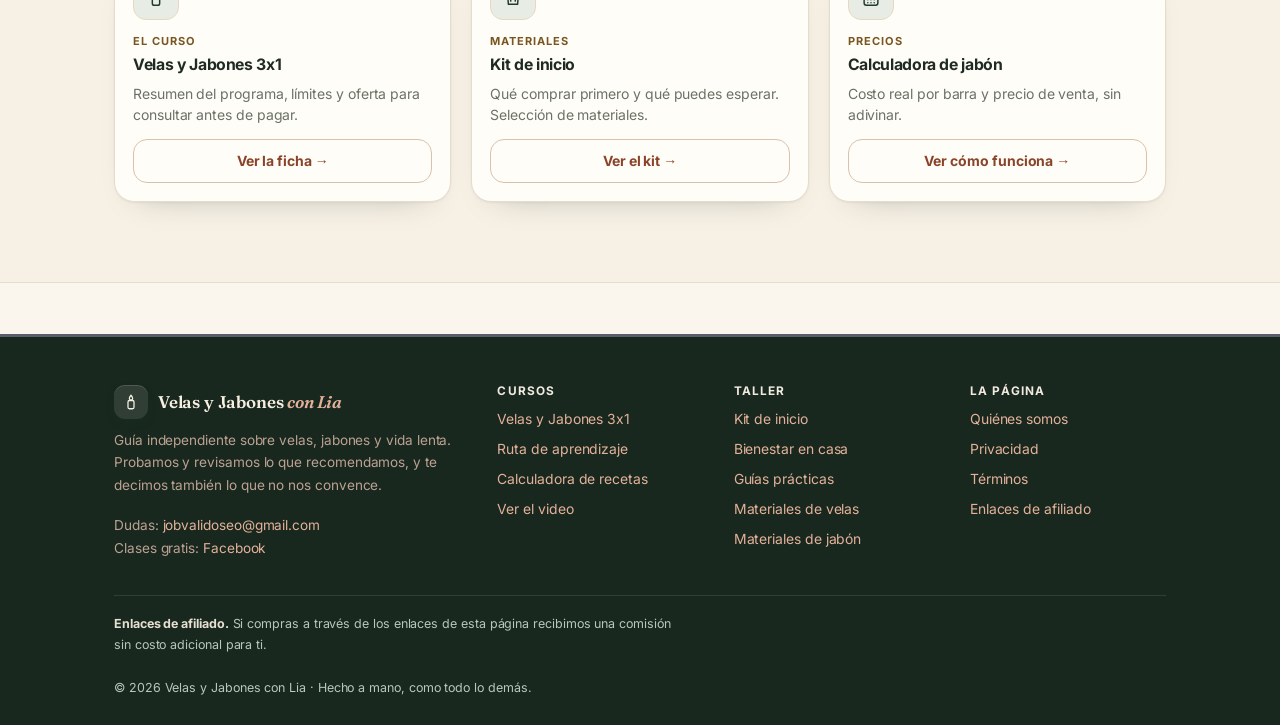
<file: sobre.html>
<!DOCTYPE html>
<html lang="es">
<head>
<meta charset="UTF-8">
<meta name="viewport" content="width=device-width, initial-scale=1">
<title>Quiénes somos y cómo elegimos lo que recomendamos</title>
<meta name="description" content="Somos una guía independiente de velas y jabones artesanales. Aquí explicamos cómo evaluamos los cursos, qué no hacemos y cómo funcionan los enlaces de afiliado.">
<link rel="canonical" href="https://avali2.github.io/sobre.html">
<meta name="theme-color" content="#fbf7ef">
<meta property="og:type" content="article">
<meta property="og:locale" content="es_ES">
<meta property="og:site_name" content="Velas y Jabones con Lia">
<meta property="og:title" content="Quiénes somos y cómo elegimos lo que recomendamos">
<meta property="og:url" content="https://avali2.github.io/sobre.html">
<meta property="og:image" content="https://avali2.github.io/assets/img/og-image.jpg">
<meta property="og:image:width" content="1200">
<meta property="og:image:height" content="630">
<link rel="icon" href="data:image/svg+xml,%3Csvg xmlns='http://www.w3.org/2000/svg' viewBox='0 0 32 32'%3E%3Crect width='32' height='32' rx='8' fill='%23f4e9da'/%3E%3Crect x='11' y='13' width='10' height='13' rx='2.5' fill='%238a4429'/%3E%3Cpath d='M16 5c2 2.4 3 3.9 3 5.4a3 3 0 0 1-6 0C13 8.9 14 7.4 16 5Z' fill='%23a8543a'/%3E%3C/svg%3E">
<link rel="stylesheet" href="assets/css/site.css?v=7">
<link rel="stylesheet" href="assets/fonts/fonts.css?v=1">
<link rel="stylesheet" href="assets/css/editorial.css?v=10">
<link rel="stylesheet" href="assets/css/consent.css?v=7">
</head>
<body class="page-sobre">
<!--sprites-->
<svg xmlns="http://www.w3.org/2000/svg" style="position:absolute;width:0;height:0;overflow:hidden" aria-hidden="true" focusable="false">
<symbol id="ico-flame" viewBox="0 0 24 24"><path d="M12 3c2.2 2.8 3.6 4.9 3.6 7.2A3.6 3.6 0 0 1 12 13.8a3.6 3.6 0 0 1-3.6-3.6C8.4 7.9 9.8 5.8 12 3Z"/><path d="M12 21c2.2 0 4-1.5 4-3.4 0-2.1-2-3.3-4-5.6-2 2.3-4 3.5-4 5.6C8 19.5 9.8 21 12 21Z"/></symbol>
<symbol id="ico-candle" viewBox="0 0 24 24"><rect x="8" y="10" width="8" height="11" rx="2"/><path d="M12 3c1.4 1.7 2.2 2.9 2.2 4.2a2.2 2.2 0 0 1-4.4 0C9.8 5.9 10.6 4.7 12 3Z"/><path d="M12 7v3"/></symbol>
<symbol id="ico-soap" viewBox="0 0 24 24"><rect x="3.5" y="8" width="17" height="11.5" rx="3.5"/><path d="M7.5 8V6.6A2.6 2.6 0 0 1 10.1 4h3.8a2.6 2.6 0 0 1 2.6 2.6V8"/><path d="M8.5 13h7"/></symbol>
<symbol id="ico-droplet" viewBox="0 0 24 24"><path d="M12 3.2c3 3.4 6 6.3 6 9.6a6 6 0 0 1-12 0c0-3.3 3-6.2 6-9.6Z"/></symbol>
<symbol id="ico-jar" viewBox="0 0 24 24"><path d="M6 8h12l-1 12H7L6 8Z"/><path d="M5 5.5h14V8H5z"/><path d="M9.5 12.5v4M14.5 12.5v4"/></symbol>
<symbol id="ico-scale" viewBox="0 0 24 24"><path d="M12 4v16"/><path d="M7 20h10"/><path d="M4 9h16"/><path d="M4 9l-2 5a3.2 3.2 0 0 0 6 0L6 9"/><path d="M18 9l-2 5a3.2 3.2 0 0 0 6 0"/></symbol>
<symbol id="ico-thermo" viewBox="0 0 24 24"><path d="M14 14.6V5a2 2 0 1 0-4 0v9.6a4 4 0 1 0 4 0Z"/><path d="M12 10v5"/></symbol>
<symbol id="ico-scissors" viewBox="0 0 24 24"><circle cx="6" cy="6" r="2.6"/><circle cx="6" cy="18" r="2.6"/><path d="M8.1 7.9 20 18M8.1 16.1 20 6"/></symbol>
<symbol id="ico-box" viewBox="0 0 24 24"><path d="M3.5 8.5 12 4l8.5 4.5v7L12 20l-8.5-4.5v-7Z"/><path d="M3.5 8.5 12 13l8.5-4.5M12 13v7"/></symbol>
<symbol id="ico-tag" viewBox="0 0 24 24"><path d="M4 4h7.2L20 12.8 13.2 20 4 11.2V4Z"/><circle cx="8" cy="8" r="1.4"/></symbol>
<symbol id="ico-gift" viewBox="0 0 24 24"><rect x="3.5" y="8" width="17" height="4" rx="1"/><path d="M5 12v8h14v-8"/><path d="M12 8v12"/><path d="M12 8S10.8 4 8.6 4a2.4 2.4 0 0 0 0 4H12Zm0 0s1.2-4 3.4-4a2.4 2.4 0 0 1 0 4H12Z"/></symbol>
<symbol id="ico-book" viewBox="0 0 24 24"><path d="M4 4.5A2.5 2.5 0 0 1 6.5 2H20v17H6.5A2.5 2.5 0 0 0 4 21.5V4.5Z"/><path d="M4 19V4.5M8 7h8M8 11h6"/></symbol>
<symbol id="ico-shield" viewBox="0 0 24 24"><path d="M12 3l7 3v5.2c0 4.4-3 8.1-7 9.8-4-1.7-7-5.4-7-9.8V6l7-3Z"/><path d="M9 12l2 2 4-4.5"/></symbol>
<symbol id="ico-clock" viewBox="0 0 24 24"><circle cx="12" cy="12" r="9"/><path d="M12 7.5V12l3.2 2"/></symbol>
<symbol id="ico-globe" viewBox="0 0 24 24"><circle cx="12" cy="12" r="9"/><path d="M3.4 12h17.2M12 3c2.5 2.6 3.8 5.7 3.8 9s-1.3 6.4-3.8 9c-2.5-2.6-3.8-5.7-3.8-9S9.5 5.6 12 3Z"/></symbol>
<symbol id="ico-check" viewBox="0 0 24 24"><path d="M4.5 12.5 9.5 17.5 19.5 6.5"/></symbol>
<symbol id="ico-play" viewBox="0 0 24 24"><path d="M8 5.5v13l11-6.5-11-6.5Z"/></symbol>
<symbol id="ico-lock" viewBox="0 0 24 24"><rect x="4.5" y="10.5" width="15" height="10" rx="2.4"/><path d="M8 10.5V8a4 4 0 0 1 8 0v2.5"/></symbol>
<symbol id="ico-arrow" viewBox="0 0 24 24"><path d="M4 12h15"/><path d="M13 6l6 6-6 6"/></symbol>
<symbol id="ico-sparkle" viewBox="0 0 24 24"><path d="M12 3l1.9 5.4L19 10.5l-5.1 2.1L12 18l-1.9-5.4L5 10.5l5.1-2.1L12 3Z"/><path d="M18.5 15.5l.8 2.2 2.2.8-2.2.8-.8 2.2-.8-2.2-2.2-.8 2.2-.8.8-2.2Z"/></symbol>
<symbol id="ico-leaf" viewBox="0 0 24 24"><path d="M20 4S6 3 4.5 11.5C3.6 16.6 8 20 12 20c6 0 8-8 8-16Z"/><path d="M4.5 19.5C7 14 11 10.5 16 8.5"/></symbol>
<symbol id="ico-heart" viewBox="0 0 24 24"><path d="M12 20s-7.5-4.6-7.5-9.4A4.1 4.1 0 0 1 12 8a4.1 4.1 0 0 1 7.5 2.6C19.5 15.4 12 20 12 20Z"/></symbol>
<symbol id="ico-bath" viewBox="0 0 24 24"><path d="M3 11h18v3a5 5 0 0 1-5 5H8a5 5 0 0 1-5-5v-3Z"/><path d="M6 11V6.5A2.5 2.5 0 0 1 8.5 4c1.3 0 2.3.9 2.5 2"/><path d="M7 21l.8-2M17 21l-.8-2"/></symbol>
<symbol id="ico-diffuser" viewBox="0 0 24 24"><path d="M9 3h6l-1 4h-4L9 3Z"/><path d="M7.5 7h9l1.2 12.2a2 2 0 0 1-2 2.2H8.3a2 2 0 0 1-2-2.2L7.5 7Z"/><path d="M12 10.5v6"/></symbol>
<symbol id="ico-oil" viewBox="0 0 24 24"><path d="M10 3h4v3.2l2 2.4c.6.8 1 1.7 1 2.7V19a2 2 0 0 1-2 2H9a2 2 0 0 1-2-2v-7.7c0-1 .4-1.9 1-2.7l2-2.4V3Z"/><path d="M7.4 14h9.2"/></symbol>
<symbol id="ico-salt" viewBox="0 0 24 24"><path d="M8 5h8l1.5 14.5a2 2 0 0 1-2 2.2H8.5a2 2 0 0 1-2-2.2L8 5Z"/><path d="M7.6 10h8.8"/><circle cx="11" cy="15" r=".9"/><circle cx="14" cy="17.5" r=".9"/></symbol>
<symbol id="ico-wheat" viewBox="0 0 24 24"><path d="M12 21V9"/><path d="M12 9c0-2.5-1.4-4.5-3.5-5M12 9c0-2.5 1.4-4.5 3.5-5"/><path d="M12 14c0-2-1.2-3.6-3-4M12 14c0-2 1.2-3.6 3-4"/><path d="M12 19c0-2-1.2-3.6-3-4M12 19c0-2 1.2-3.6 3-4"/></symbol>
<symbol id="ico-star" viewBox="0 0 24 24"><path d="M12 3.5l2.6 5.3 5.9.9-4.3 4.1 1 5.8-5.2-2.7-5.2 2.7 1-5.8L3.5 9.7l5.9-.9L12 3.5Z"/></symbol>
<symbol id="ico-calculator" viewBox="0 0 24 24"><rect x="4.5" y="3" width="15" height="18" rx="2.4"/><path d="M8 7h8"/><path d="M8.5 11.5h.01M12 11.5h.01M15.5 11.5h.01M8.5 15h.01M12 15h.01M15.5 15h.01M8.5 18.2h.01M12 18.2h.01M15.5 18.2h.01"/></symbol>
<symbol id="ico-users" viewBox="0 0 24 24"><circle cx="9" cy="8" r="3.2"/><path d="M3.5 19.5c0-3 2.5-5.2 5.5-5.2s5.5 2.2 5.5 5.2"/><path d="M16 5.2A3.2 3.2 0 0 1 16 11"/><path d="M17.5 14.7c2 .6 3.5 2.3 3.5 4.8"/></symbol>
<symbol id="ico-refresh" viewBox="0 0 24 24"><path d="M3.5 12a8.5 8.5 0 0 1 14.4-6.1L21 8.5"/><path d="M21 4v4.5h-4.5"/><path d="M20.5 12a8.5 8.5 0 0 1-14.4 6.1L3 15.5"/><path d="M3 20v-4.5h4.5"/></symbol>
<symbol id="ico-info" viewBox="0 0 24 24"><circle cx="12" cy="12" r="9"/><path d="M12 11v6M12 7.6h.01"/></symbol>
</svg>
<!--/sprites-->

<a class="skip-link" href="#contenido">Saltar al contenido</a>

<header class="topbar">
  <div class="wrap topbar-main">
    <a class="brand" href="index.html">
      <span class="brand-mark" aria-hidden="true"><svg viewBox="0 0 24 24" fill="none" stroke="currentColor" stroke-width="1.7" stroke-linecap="round" stroke-linejoin="round"><rect x="8" y="10" width="8" height="11" rx="2"/><path d="M12 3c1.4 1.7 2.2 2.9 2.2 4.2a2.2 2.2 0 0 1-4.4 0C9.8 5.9 10.6 4.7 12 3Z"/></svg></span>
      <span>Velas y Jabones <em>con Lia</em></span>
    </a>
    <button type="button" class="menu-toggle" aria-expanded="false" aria-controls="mobile-menu">Menú <span class="caret">▾</span></button>
  </div>
  <nav class="topnav" id="nav" aria-label="Menú principal">
    <div class="wrap topnav-in">
      <a href="index.html">Curso 3x1</a>
      <a href="curso-jabones-navidenas.html">Jabones Navideñas</a>
      <a href="curso-primeros-jabones.html">Primeros jabones</a>
      <a href="calculadora.html">Calculadora</a>
      <a href="tienda.html">Todos los cursos</a>
      <a href="kit.html">Materiales</a>
      <a href="guias.html">Guías</a>
      <a href="index.html#faq">Dudas</a>
    </div>
  </nav>
  <nav class="mobile-menu" id="mobile-menu" aria-label="Menú móvil">
    <a href="index.html">Curso 3x1</a>
    <a href="curso-jabones-navidenas.html">Jabones Navideñas</a>
    <a href="curso-primeros-jabones.html">Primeros jabones</a>
    <a href="calculadora.html">Calculadora</a>
    <a href="tienda.html">Todos los cursos</a>
    <a href="kit.html">Materiales</a>
    <a href="guias.html">Guías</a>
    <a href="index.html#faq">Dudas</a>
  </nav>
</header>

<main id="contenido">

  <section class="page-hero">
    <div class="wrap">
      <p class="eyebrow">La página</p>
      <h1>Quiénes somos <em>y por qué puedes fiarte</em></h1>
      <p class="lead">Esta es una página independiente sobre velas y jabones artesanales. No vendemos el curso: lo recomendamos, y si compras desde aquí recibimos una comisión. Preferimos decírtelo en la primera pantalla antes de que lo descubras en la letra pequeña.</p>
    </div>
  </section>

  <section class="section section--tight">
    <div class="wrap split">
      <div class="prose">
        <h2>Qué hacemos aquí</h2>
        <p>Reunimos en un solo lugar lo que a nosotras nos habría gustado encontrar cuando empezamos: qué se necesita de verdad para hacer una vela, cómo se calcula el precio de un jabón, qué curso vale la pena y cuáles son sus límites antes de pagar.</p>
        <p>No somos el productor de los cursos que recomendamos. El curso <strong>Velas y Jabones Artesanales 3x1</strong> es un producto de <strong>Mapo Agency LLC</strong>, vendido a través de Hotmart. Los cursos de jabón de temporada son de Burbuja Creativa. Nosotras no cobramos, no damos acceso ni gestionamos devoluciones: eso lo hace Hotmart desde tu cuenta de compra.</p>

        <h2>Cómo elegimos lo que recomendamos</h2>
        <p>Distinguimos la información pública del productor de lo que no hemos podido comprobar. Estos son los criterios para revisar una recomendación:</p>
        <ul>
          <li><strong>La ficha pública en Hotmart:</strong> calificación y número de evaluaciones, indicando la fecha de consulta. No presentamos cifras de alumnos sin una fuente verificable.</li>
          <li><strong>El contenido anunciado:</strong> qué describe el productor. Revisar una ficha pública no equivale a acceder al aula ni a comprobar todas sus lecciones.</li>
          <li><strong>Los costes ocultos:</strong> si necesitas comprar materiales caros, permisos sanitarios o herramientas específicas, lo decimos antes de que pagues, no después.</li>
          <li><strong>Los límites:</strong> qué <em>no</em> vas a conseguir con ese curso. Ese apartado es obligatorio en nuestras fichas.</li>
        </ul>

        <h2>Lo que no hacemos</h2>
        <ul>
          <li>No inventamos testimonios ni ponemos fotos de personas que no existen como si fueran alumnas.</li>
          <li>No usamos cuentas atrás falsas ni escasez inventada. Si el productor tiene una oferta vigente, decimos cuál es y de dónde viene el precio.</li>
          <li>No prometemos ingresos. Un oficio se aprende practicando y se vende con trabajo, no con un botón.</li>
          <li>No cambiamos el precio según lo que estés dispuesto a pagar: el importe es el de Hotmart.</li>
        </ul>

        <h2>Sobre las imágenes</h2>
        <p>Las fotografías de esta página son imágenes de ambientación del taller: sirven para mostrarte el tipo de pieza y el tipo de mesa de trabajo. No son fotos de alumnas reales ni pruebas de resultados. Las calificaciones y el número de evaluaciones que citamos son las que Hotmart publica en la ficha del curso, y puedes comprobarlas tú misma en el enlace de cada ficha.</p>

        <h2>Fuentes y alcance de esta revisión</h2><p>El 19/11/2026 consultamos la <a href="https://hotmart.com/es/marketplace/productos/velas-y-jabones-artesanales-oferta-2x1/T96306980O" target="_blank" rel="noopener">ficha pública del curso 3x1</a>: productor Mapo Agency LLC y valoración 4,9/5 con 283 evaluaciones. El enlace afiliado mostraba $35 USD para EE. UU., antes de impuestos aplicables. No realizamos una compra ni accedimos al aula; los bonos, número de lecciones, certificado, garantía y duración de acceso requieren confirmación del productor.</p><h2>Errores y actualizaciones</h2>
        <p>Las listas de materiales se revisan de forma periódica, pero Amazon cambia precios, presentaciones y disponibilidad sin aviso. Si encuentras un dato equivocado o un enlace que no funciona, escríbenos y lo corregimos. Preferimos una corrección incómoda a una cifra bonita.</p>
      </div>

      <aside>
        <div class="notice">
          <svg viewBox="0 0 24 24" aria-hidden="true"><circle cx="12" cy="12" r="9"/><path d="M12 11v6M12 7.6h.01"/></svg>
          <span><strong>Contacto directo:</strong> <a href="mailto:jobvalidoseo@gmail.com">jobvalidoseo@gmail.com</a>. Contestamos dudas sobre el contenido, los materiales o el proceso de compra.</span>
        </div>
        <div class="facts mt-2" id="afiliados">
          <div class="fact"><span class="fact-ico" aria-hidden="true"><svg><use href="#ico-info"/></svg></span><span><b>Hotmart.</b> Si compras un curso desde un enlace de esta página, el productor nos paga una comisión de afiliado. A ti te cuesta exactamente lo mismo.</span></div>
          <div class="fact"><span class="fact-ico" aria-hidden="true"><svg><use href="#ico-info"/></svg></span><span><b>Amazon.</b> Los enlaces de materiales llevan la etiqueta de afiliado <strong>validsumshop-20</strong>. Si compras, Amazon nos paga una pequeña comisión sin cambiar el precio que pagas.</span></div>
          <div class="fact"><span class="fact-ico" aria-hidden="true"><svg><use href="#ico-info"/></svg></span><span><b>Temu.</b> La alternativa para Latinoamérica usa nuestro código de afiliado. Mismo criterio: sin costo extra para ti.</span></div>
          <div class="fact"><span class="fact-ico" aria-hidden="true"><svg><use href="#ico-info"/></svg></span><span><b>Qué significa.</b> Que una recomendación nos pague no cambia lo que escribimos: en cada ficha incluimos también los límites del producto.</span></div>
        </div>
        <p class="small muted mt-3">Si prefieres comprar sin pasar por esta página, busca «Velas y Jabones Artesanales OFERTA 3x1» directamente en Hotmart. El curso es el mismo.</p>
      </aside>
    </div>
  </section>

  <section class="section band">
    <div class="wrap">
      <div class="section-head center">
        <p class="eyebrow" style="justify-content:center">Ya que estás aquí</p>
        <h2>Lo más útil de la página</h2>
      </div>
      <ul class="prod-grid" style="list-style:none">
        <li class="prod"><span class="prod-ico" aria-hidden="true"><svg><use href="#ico-candle"/></svg></span><p class="prod-kicker">El curso</p><h3>Velas y Jabones 3x1</h3><p class="prod-pitch">Resumen del programa, límites y oferta para consultar antes de pagar.</p><a class="cta" href="index.html">Ver la ficha →</a></li>
        <li class="prod"><span class="prod-ico" aria-hidden="true"><svg><use href="#ico-jar"/></svg></span><p class="prod-kicker">Materiales</p><h3>Kit de inicio</h3><p class="prod-pitch">Qué comprar primero y qué puedes esperar. Selección de materiales.</p><a class="cta" href="kit.html">Ver el kit →</a></li>
        <li class="prod"><span class="prod-ico" aria-hidden="true"><svg><use href="#ico-calculator"/></svg></span><p class="prod-kicker">Precios</p><h3>Calculadora de jabón</h3><p class="prod-pitch">Costo real por barra y precio de venta, sin adivinar.</p><a class="cta" href="calculadora.html">Ver cómo funciona →</a></li>
      </ul>
    </div>
  </section>

</main>

<footer class="footer">
  <div class="wrap">
    <div class="footer-grid">
      <div class="footer-about">
        <a class="brand" href="index.html">
          <span class="brand-mark" aria-hidden="true"><svg viewBox="0 0 24 24" fill="none" stroke="currentColor" stroke-width="1.7" stroke-linecap="round" stroke-linejoin="round"><rect x="8" y="10" width="8" height="11" rx="2"/><path d="M12 3c1.4 1.7 2.2 2.9 2.2 4.2a2.2 2.2 0 0 1-4.4 0C9.8 5.9 10.6 4.7 12 3Z"/></svg></span>
          <span>Velas y Jabones <em>con Lia</em></span>
        </a>
        <p>Guía independiente sobre velas, jabones y vida lenta. Probamos y revisamos lo que recomendamos, y te decimos también lo que no nos convence.</p>
        <p class="mt-2">Dudas: <a href="mailto:jobvalidoseo@gmail.com">jobvalidoseo@gmail.com</a><br>Clases gratis: <a href="https://www.facebook.com/Liavelasjabones" rel="noopener">Facebook</a></p>
      </div>
      <div>
        <h4>Cursos</h4>
        <ul>
          <li><a href="index.html">Velas y Jabones 3x1</a></li>
          <li><a href="tienda.html">Ruta de aprendizaje</a></li>
          <li><a href="calculadora.html">Calculadora de recetas</a></li>
          <li><a href="vsl.html">Ver el video</a></li>
        </ul>
      </div>
      <div>
        <h4>Taller</h4>
        <ul>
          <li><a href="kit.html">Kit de inicio</a></li>
          <li><a href="bienestar.html">Bienestar en casa</a></li>
          <li><a href="guias.html">Guías prácticas</a></li>
          <li><a href="kit.html#velas">Materiales de velas</a></li>
          <li><a href="kit.html#jabones">Materiales de jabón</a></li>
        </ul>
      </div>
      <div>
        <h4>La página</h4>
        <ul>
          <li><a href="sobre.html">Quiénes somos</a></li>
          <li><a href="privacidad.html">Privacidad</a></li>
          <li><a href="terminos.html">Términos</a></li>
          <li><a href="sobre.html#afiliados">Enlaces de afiliado</a></li>
        </ul>
      </div>
    </div>
    <div class="footer-bottom">
      <p><strong>Enlaces de afiliado.</strong> Si compras a través de los enlaces de esta página recibimos una comisión sin costo adicional para ti.</p>
      <p>© <span data-year>2026</span> Velas y Jabones con Lia · Hecho a mano, como todo lo demás.</p>
    </div>
  </div>
</footer>

<script src="assets/js/consent.js?v=7" defer></script>
<script src="assets/js/site.js?v=9" defer></script>
</body>
</html>
</file>
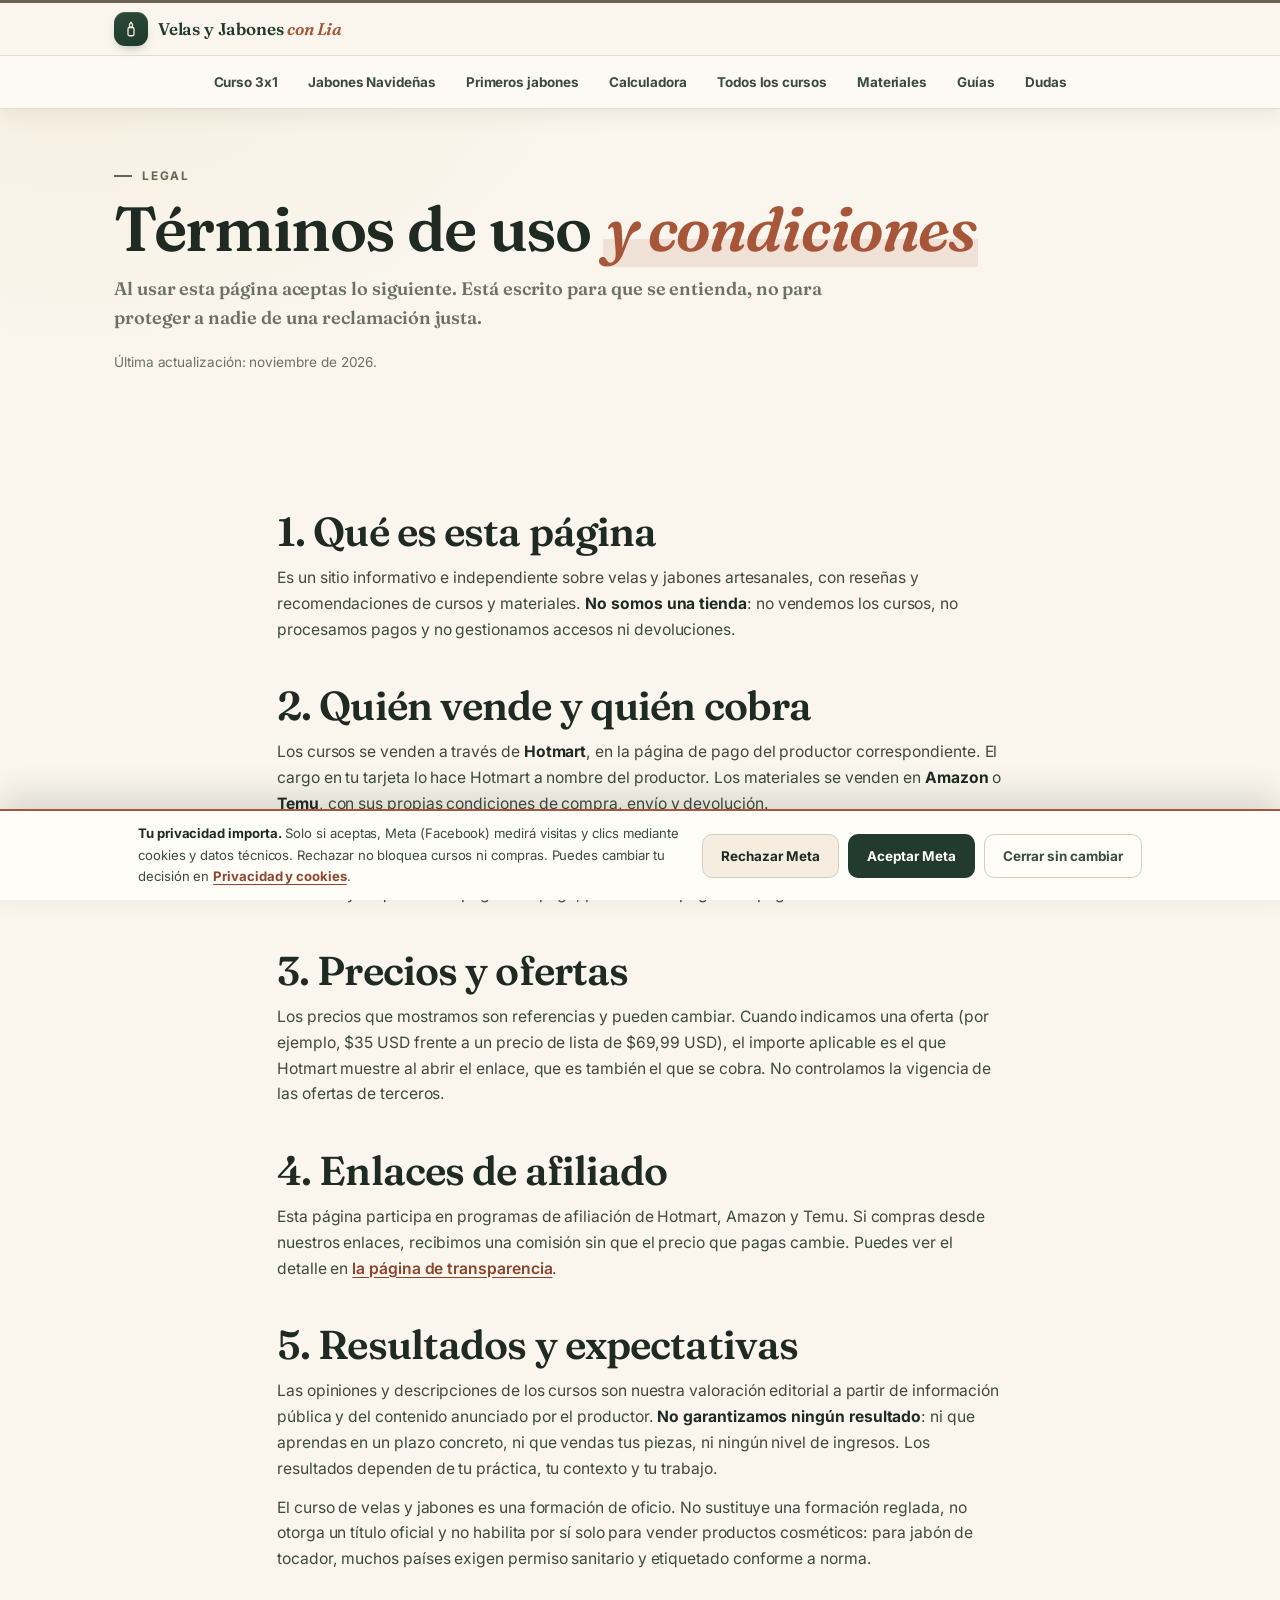
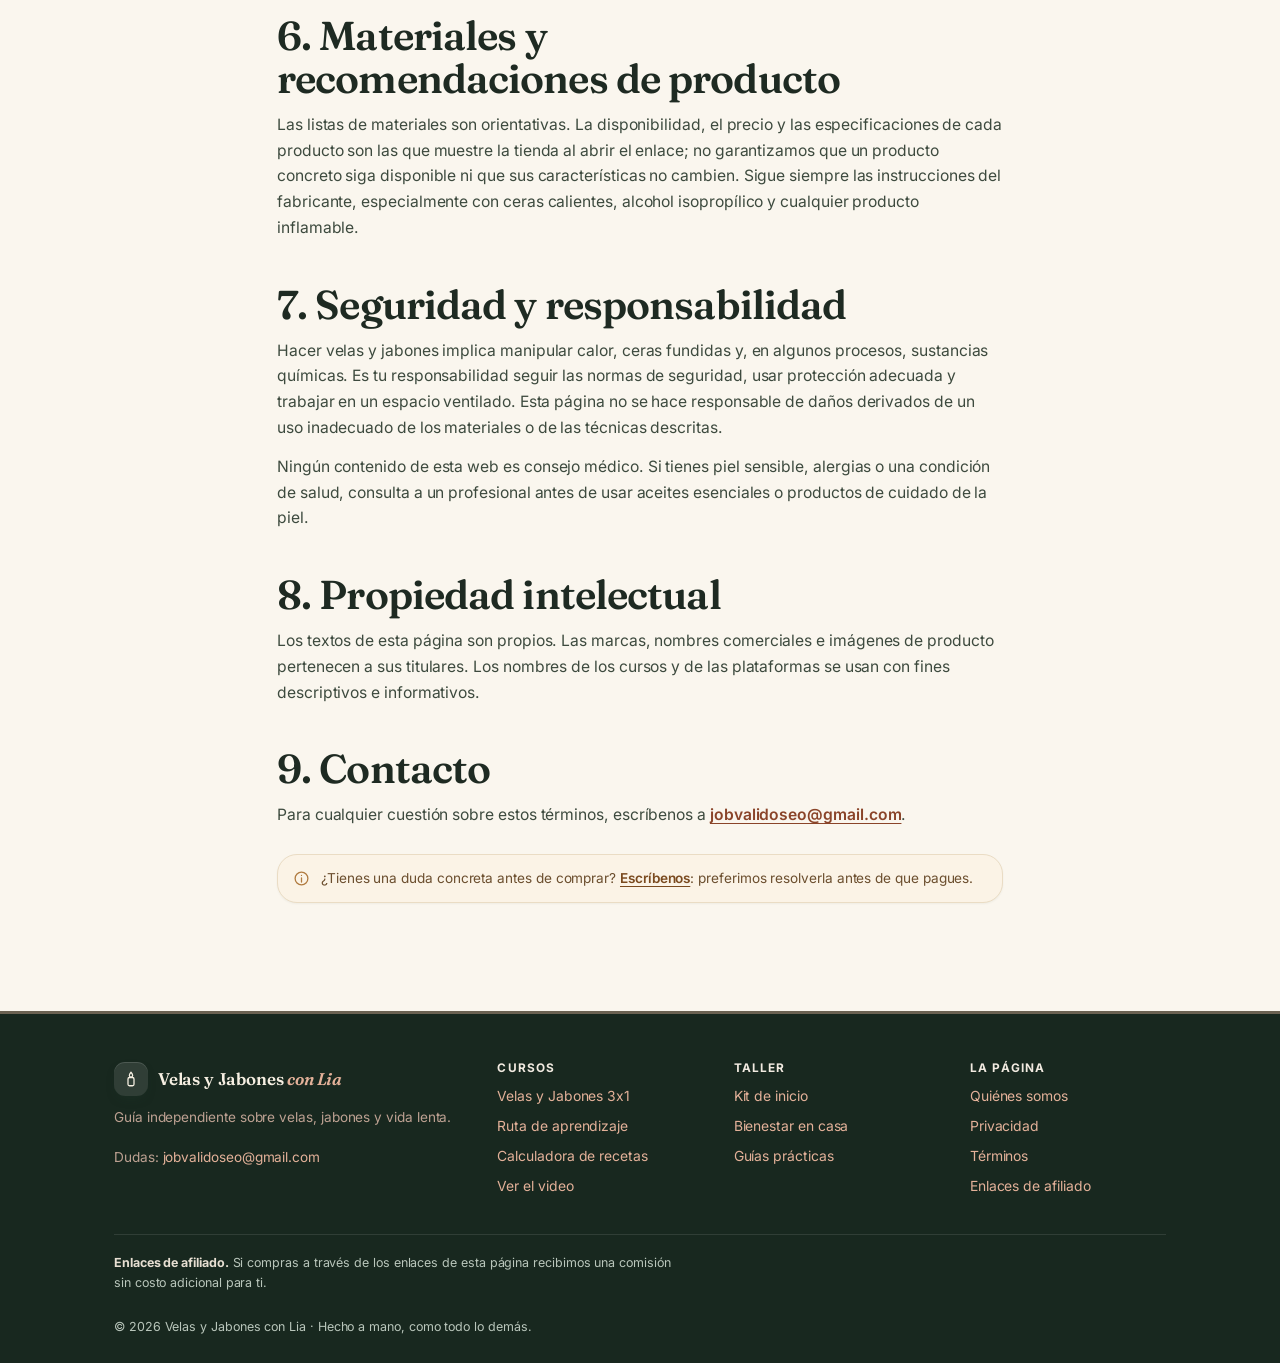
<file: terminos.html>
<!DOCTYPE html>
<html lang="es">
<head>
<meta charset="UTF-8">
<meta name="viewport" content="width=device-width, initial-scale=1">
<title>Términos de uso y condiciones de las recomendaciones</title>
<meta name="description" content="Qué es esta página, qué no es, cómo funcionan los enlaces de afiliado y cuáles son las condiciones reales de los cursos y productos que recomendamos.">
<link rel="canonical" href="https://avali2.github.io/terminos.html">
<meta name="theme-color" content="#fbf7ef">
<meta name="robots" content="index,follow">
<meta property="og:type" content="article">
<meta property="og:locale" content="es_ES">
<meta property="og:site_name" content="Velas y Jabones con Lia">
<meta property="og:title" content="Términos de uso y condiciones de las recomendaciones">
<meta property="og:url" content="https://avali2.github.io/terminos.html">
<link rel="icon" href="data:image/svg+xml,%3Csvg xmlns='http://www.w3.org/2000/svg' viewBox='0 0 32 32'%3E%3Crect width='32' height='32' rx='8' fill='%23f4e9da'/%3E%3Crect x='11' y='13' width='10' height='13' rx='2.5' fill='%238a4429'/%3E%3Cpath d='M16 5c2 2.4 3 3.9 3 5.4a3 3 0 0 1-6 0C13 8.9 14 7.4 16 5Z' fill='%23a8543a'/%3E%3C/svg%3E">
<link rel="stylesheet" href="assets/css/site.css?v=7">
<link rel="stylesheet" href="assets/fonts/fonts.css?v=1">
<link rel="stylesheet" href="assets/css/editorial.css?v=10">
<link rel="stylesheet" href="assets/css/consent.css?v=7">
</head>
<body class="page-legal">
<a class="skip-link" href="#contenido">Saltar al contenido</a>

<header class="topbar">
  <div class="wrap topbar-main">
    <a class="brand" href="index.html">
      <span class="brand-mark" aria-hidden="true"><svg viewBox="0 0 24 24" fill="none" stroke="currentColor" stroke-width="1.7" stroke-linecap="round" stroke-linejoin="round"><rect x="8" y="10" width="8" height="11" rx="2"/><path d="M12 3c1.4 1.7 2.2 2.9 2.2 4.2a2.2 2.2 0 0 1-4.4 0C9.8 5.9 10.6 4.7 12 3Z"/></svg></span>
      <span>Velas y Jabones <em>con Lia</em></span>
    </a>
    <button type="button" class="menu-toggle" aria-expanded="false" aria-controls="mobile-menu">Menú <span class="caret">▾</span></button>
  </div>
  <nav class="topnav" id="nav" aria-label="Menú principal">
    <div class="wrap topnav-in">
      <a href="index.html">Curso 3x1</a>
      <a href="curso-jabones-navidenas.html">Jabones Navideñas</a>
      <a href="curso-primeros-jabones.html">Primeros jabones</a>
      <a href="calculadora.html">Calculadora</a>
      <a href="tienda.html">Todos los cursos</a>
      <a href="kit.html">Materiales</a>
      <a href="guias.html">Guías</a>
      <a href="index.html#faq">Dudas</a>
    </div>
  </nav>
  <nav class="mobile-menu" id="mobile-menu" aria-label="Menú móvil">
    <a href="index.html">Curso 3x1</a>
    <a href="curso-jabones-navidenas.html">Jabones Navideñas</a>
    <a href="curso-primeros-jabones.html">Primeros jabones</a>
    <a href="calculadora.html">Calculadora</a>
    <a href="tienda.html">Todos los cursos</a>
    <a href="kit.html">Materiales</a>
    <a href="guias.html">Guías</a>
    <a href="index.html#faq">Dudas</a>
  </nav>
</header>

<main id="contenido">
  <section class="page-hero">
    <div class="wrap">
      <p class="eyebrow">Legal</p>
      <h1>Términos de uso <em>y condiciones</em></h1>
      <p class="lead">Al usar esta página aceptas lo siguiente. Está escrito para que se entienda, no para proteger a nadie de una reclamación justa.</p>
      <p class="small muted mt-2">Última actualización: noviembre de 2026.</p>
    </div>
  </section>

  <section class="section section--tight">
    <div class="wrap prose">

      <h2>1. Qué es esta página</h2>
      <p>Es un sitio informativo e independiente sobre velas y jabones artesanales, con reseñas y recomendaciones de cursos y materiales. <strong>No somos una tienda</strong>: no vendemos los cursos, no procesamos pagos y no gestionamos accesos ni devoluciones.</p>

      <h2>2. Quién vende y quién cobra</h2>
      <p>Los cursos se venden a través de <strong>Hotmart</strong>, en la página de pago del productor correspondiente. El cargo en tu tarjeta lo hace Hotmart a nombre del productor. Los materiales se venden en <strong>Amazon</strong> o <strong>Temu</strong>, con sus propias condiciones de compra, envío y devolución.</p>
      <p>Las condiciones definitivas (precio en tu moneda, impuestos, garantía, acceso y soporte) son las que aparecen en la página de pago de cada plataforma. Si hay una diferencia entre lo que dice esta web y lo que dice la página de pago, prevalece la página de pago.</p>

      <h2>3. Precios y ofertas</h2>
      <p>Los precios que mostramos son referencias y pueden cambiar. Cuando indicamos una oferta (por ejemplo, $35 USD frente a un precio de lista de $69,99 USD), el importe aplicable es el que Hotmart muestre al abrir el enlace, que es también el que se cobra. No controlamos la vigencia de las ofertas de terceros.</p>

      <h2>4. Enlaces de afiliado</h2>
      <p>Esta página participa en programas de afiliación de Hotmart, Amazon y Temu. Si compras desde nuestros enlaces, recibimos una comisión sin que el precio que pagas cambie. Puedes ver el detalle en <a href="sobre.html#afiliados">la página de transparencia</a>.</p>

      <h2>5. Resultados y expectativas</h2>
      <p>Las opiniones y descripciones de los cursos son nuestra valoración editorial a partir de información pública y del contenido anunciado por el productor. <strong>No garantizamos ningún resultado</strong>: ni que aprendas en un plazo concreto, ni que vendas tus piezas, ni ningún nivel de ingresos. Los resultados dependen de tu práctica, tu contexto y tu trabajo.</p>
      <p>El curso de velas y jabones es una formación de oficio. No sustituye una formación reglada, no otorga un título oficial y no habilita por sí solo para vender productos cosméticos: para jabón de tocador, muchos países exigen permiso sanitario y etiquetado conforme a norma.</p>

      <h2>6. Materiales y recomendaciones de producto</h2>
      <p>Las listas de materiales son orientativas. La disponibilidad, el precio y las especificaciones de cada producto son las que muestre la tienda al abrir el enlace; no garantizamos que un producto concreto siga disponible ni que sus características no cambien. Sigue siempre las instrucciones del fabricante, especialmente con ceras calientes, alcohol isopropílico y cualquier producto inflamable.</p>

      <h2>7. Seguridad y responsabilidad</h2>
      <p>Hacer velas y jabones implica manipular calor, ceras fundidas y, en algunos procesos, sustancias químicas. Es tu responsabilidad seguir las normas de seguridad, usar protección adecuada y trabajar en un espacio ventilado. Esta página no se hace responsable de daños derivados de un uso inadecuado de los materiales o de las técnicas descritas.</p>
      <p>Ningún contenido de esta web es consejo médico. Si tienes piel sensible, alergias o una condición de salud, consulta a un profesional antes de usar aceites esenciales o productos de cuidado de la piel.</p>

      <h2>8. Propiedad intelectual</h2>
      <p>Los textos de esta página son propios. Las marcas, nombres comerciales e imágenes de producto pertenecen a sus titulares. Los nombres de los cursos y de las plataformas se usan con fines descriptivos e informativos.</p>

      <h2>9. Contacto</h2>
      <p>Para cualquier cuestión sobre estos términos, escríbenos a <a href="mailto:jobvalidoseo@gmail.com">jobvalidoseo@gmail.com</a>.</p>

      <div class="notice mt-3">
        <svg viewBox="0 0 24 24" aria-hidden="true"><circle cx="12" cy="12" r="9"/><path d="M12 11v6M12 7.6h.01"/></svg>
        <span>¿Tienes una duda concreta antes de comprar? <a href="mailto:jobvalidoseo@gmail.com">Escríbenos</a>: preferimos resolverla antes de que pagues.</span>
      </div>

    </div>
  </section>
</main>

<footer class="footer">
  <div class="wrap">
    <div class="footer-grid">
      <div class="footer-about">
        <a class="brand" href="index.html">
          <span class="brand-mark" aria-hidden="true"><svg viewBox="0 0 24 24" fill="none" stroke="currentColor" stroke-width="1.7" stroke-linecap="round" stroke-linejoin="round"><rect x="8" y="10" width="8" height="11" rx="2"/><path d="M12 3c1.4 1.7 2.2 2.9 2.2 4.2a2.2 2.2 0 0 1-4.4 0C9.8 5.9 10.6 4.7 12 3Z"/></svg></span>
          <span>Velas y Jabones <em>con Lia</em></span>
        </a>
        <p>Guía independiente sobre velas, jabones y vida lenta.</p>
        <p class="mt-2">Dudas: <a href="mailto:jobvalidoseo@gmail.com">jobvalidoseo@gmail.com</a></p>
      </div>
      <div>
        <h4>Cursos</h4>
        <ul>
          <li><a href="index.html">Velas y Jabones 3x1</a></li>
          <li><a href="tienda.html">Ruta de aprendizaje</a></li>
          <li><a href="calculadora.html">Calculadora de recetas</a></li>
          <li><a href="vsl.html">Ver el video</a></li>
        </ul>
      </div>
      <div>
        <h4>Taller</h4>
        <ul>
          <li><a href="kit.html">Kit de inicio</a></li>
          <li><a href="bienestar.html">Bienestar en casa</a></li>
          <li><a href="guias.html">Guías prácticas</a></li>
        </ul>
      </div>
      <div>
        <h4>La página</h4>
        <ul>
          <li><a href="sobre.html">Quiénes somos</a></li>
          <li><a href="privacidad.html">Privacidad</a></li>
          <li><a href="terminos.html">Términos</a></li>
          <li><a href="sobre.html#afiliados">Enlaces de afiliado</a></li>
        </ul>
      </div>
    </div>
    <div class="footer-bottom">
      <p><strong>Enlaces de afiliado.</strong> Si compras a través de los enlaces de esta página recibimos una comisión sin costo adicional para ti.</p>
      <p>© <span data-year>2026</span> Velas y Jabones con Lia · Hecho a mano, como todo lo demás.</p>
    </div>
  </div>
</footer>

<script src="assets/js/consent.js?v=7" defer></script>
<script src="assets/js/site.js?v=9" defer></script>
</body>
</html>
</file>
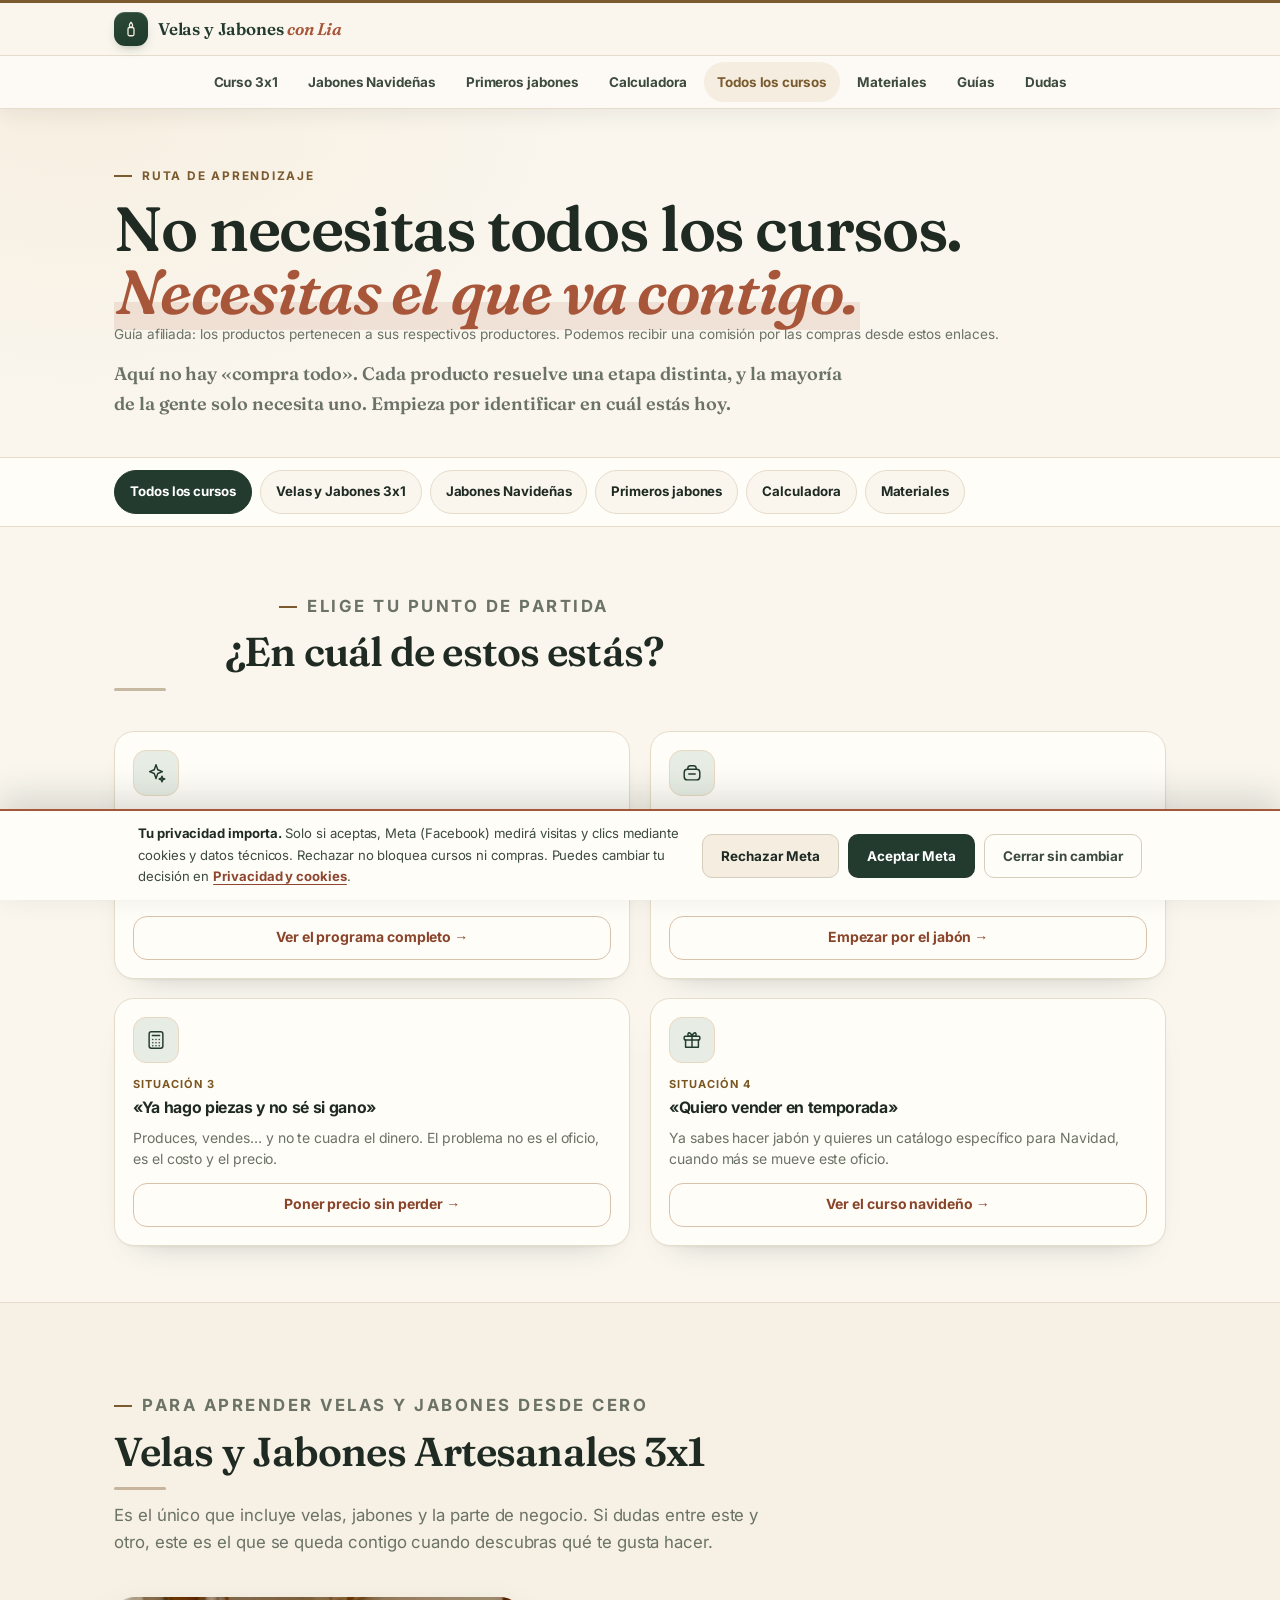
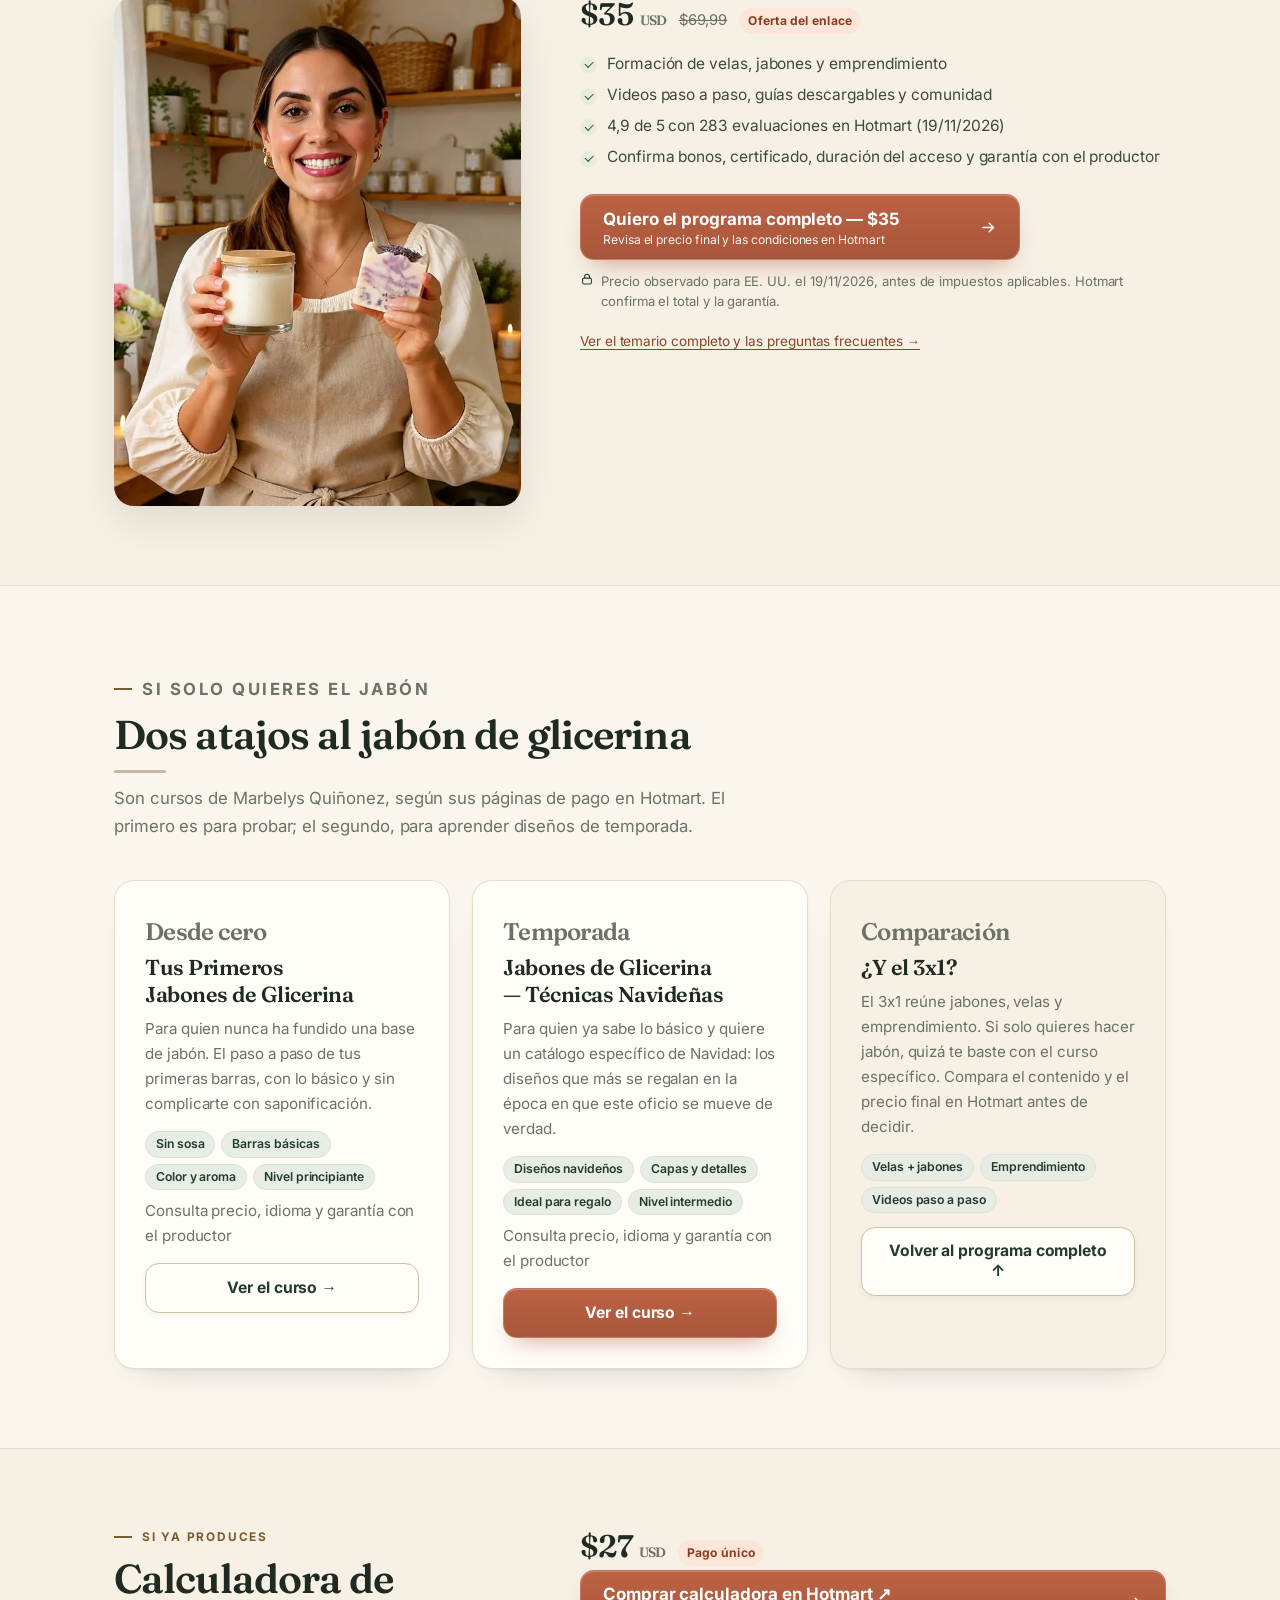
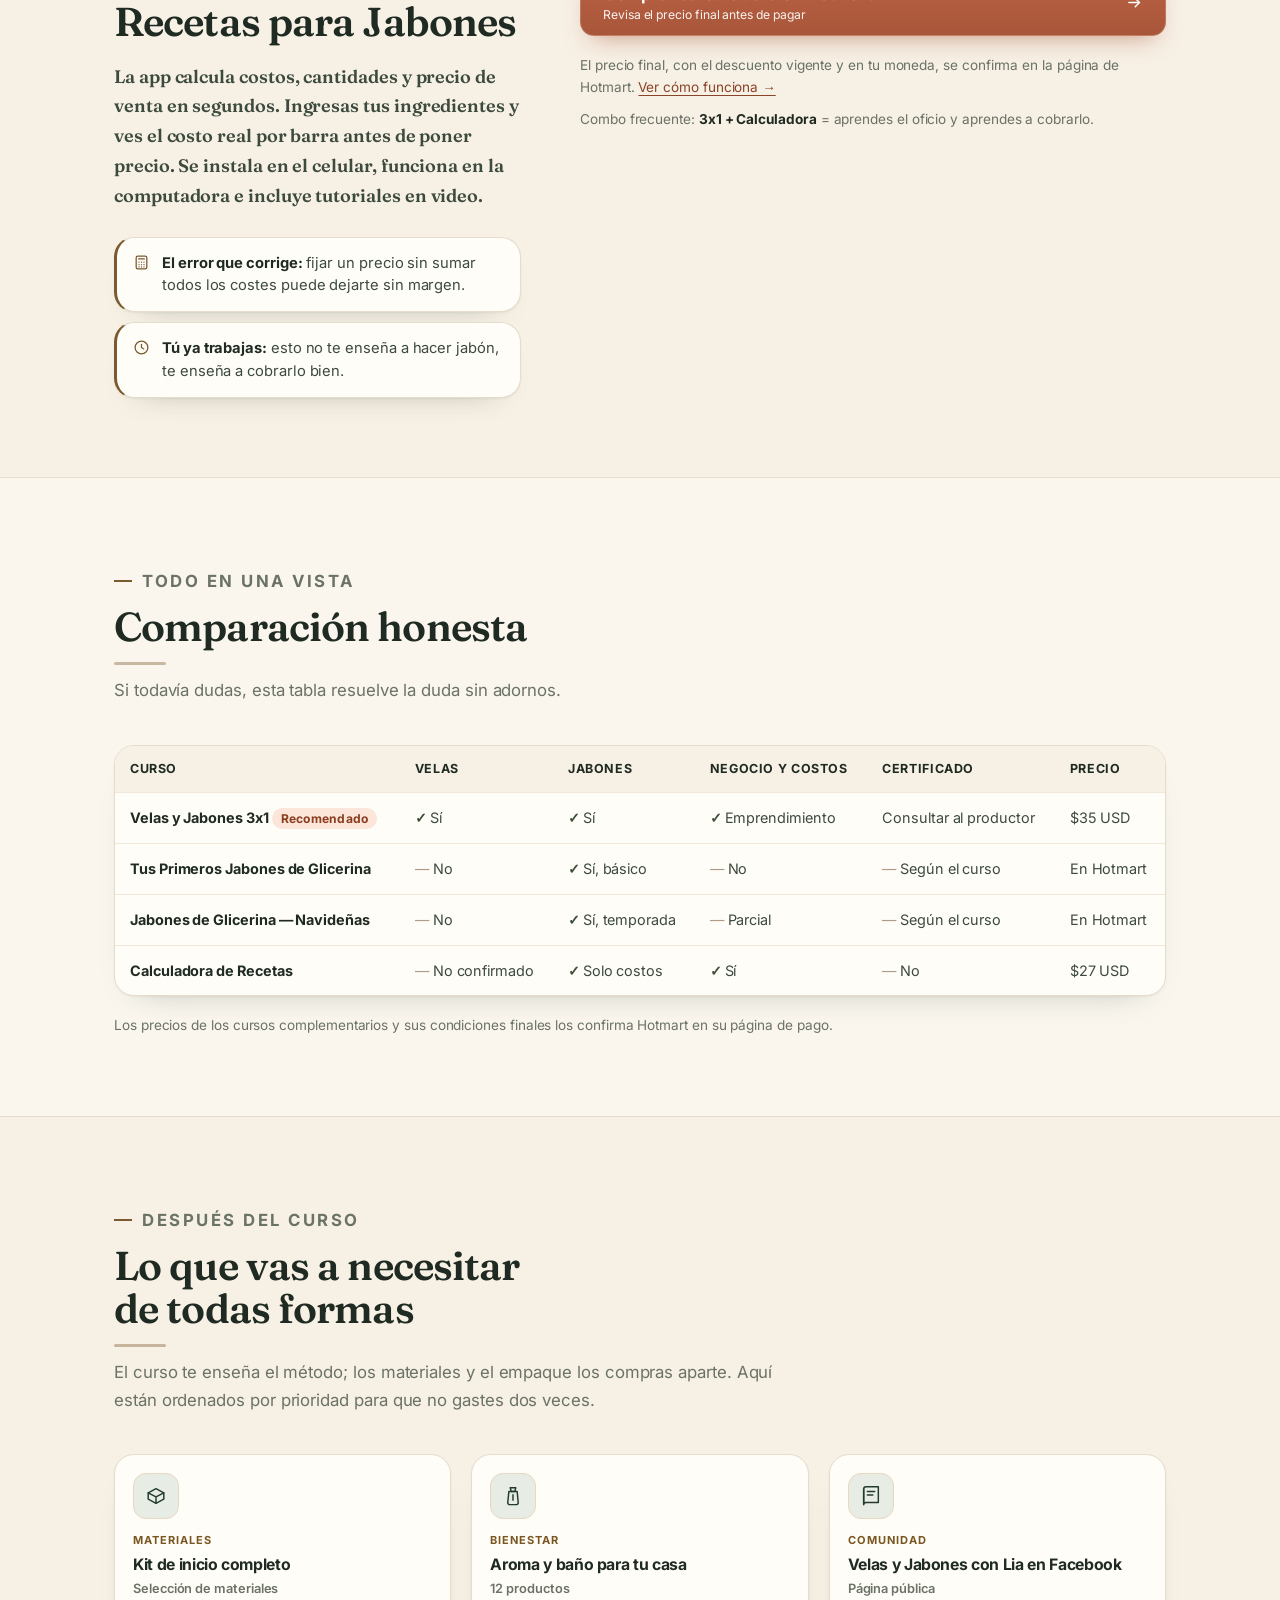
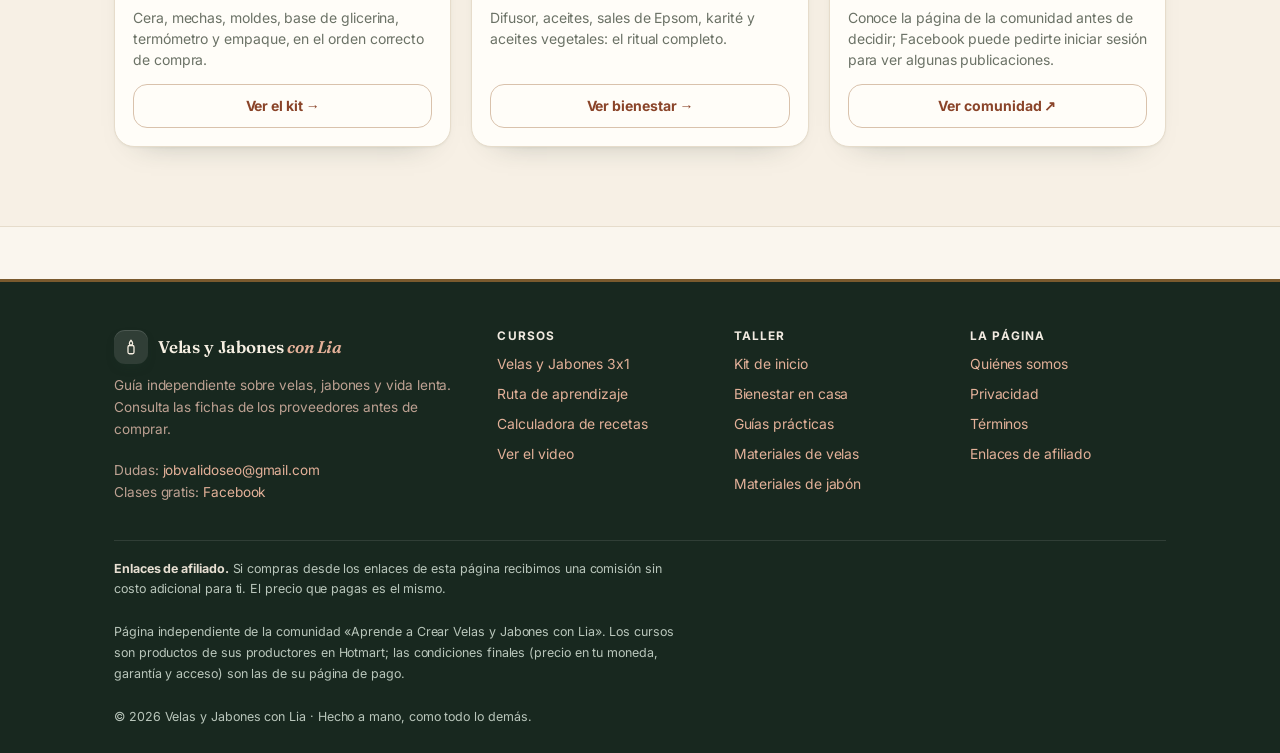
<file: tienda.html>
<!DOCTYPE html>
<html lang="es">
<head>
<meta charset="UTF-8">
<meta name="viewport" content="width=device-width, initial-scale=1">
<title>¿Por dónde empiezo? Los cursos de velas y jabones, en orden</title>
<meta name="description" content="Cursos y herramientas de distintos productores, ordenados según tu punto de partida: nunca he hecho nada, solo quiero jabón, quiero vender en Navidad o ya produzco y necesito poner precio.">
<link rel="canonical" href="https://avali2.github.io/tienda.html">
<meta name="theme-color" content="#fbf7ef">
<meta property="og:type" content="website">
<meta property="og:locale" content="es_ES">
<meta property="og:site_name" content="Velas y Jabones con Lia">
<meta property="og:title" content="¿Por dónde empiezo? Los cursos de velas y jabones, en orden">
<meta property="og:description" content="Elige según tu punto de partida real, no según lo que se vende más.">
<meta property="og:url" content="https://avali2.github.io/tienda.html">
<meta property="og:image" content="https://avali2.github.io/assets/img/og-image.jpg">
<meta property="og:image:width" content="1200">
<meta property="og:image:height" content="630">
<link rel="icon" href="data:image/svg+xml,%3Csvg xmlns='http://www.w3.org/2000/svg' viewBox='0 0 32 32'%3E%3Crect width='32' height='32' rx='8' fill='%23f4e9da'/%3E%3Crect x='11' y='13' width='10' height='13' rx='2.5' fill='%238a4429'/%3E%3Cpath d='M16 5c2 2.4 3 3.9 3 5.4a3 3 0 0 1-6 0C13 8.9 14 7.4 16 5Z' fill='%23a8543a'/%3E%3C/svg%3E">
<link rel="stylesheet" href="assets/css/site.css?v=7">
<link rel="stylesheet" href="assets/fonts/fonts.css?v=1">
<link rel="stylesheet" href="assets/css/editorial.css?v=10">
<link rel="stylesheet" href="assets/css/consent.css?v=7">
<script type="application/ld+json">
{
  "@context": "https://schema.org",
  "@type": "ItemList",
  "name": "Cursos de velas y jabones artesanales recomendados",
  "itemListElement": [
    { "@type": "ListItem", "position": 1, "name": "Velas y Jabones Artesanales 3x1", "url": "https://avali2.github.io/index.html" },
    { "@type": "ListItem", "position": 2, "name": "Calculadora de Recetas para Jabones", "url": "https://avali2.github.io/calculadora.html" },
    { "@type": "ListItem", "position": 3, "name": "Jabones de Glicerina — Técnicas Navideñas", "url": "https://avali2.github.io/curso-jabones-navidenas.html" },
    { "@type": "ListItem", "position": 4, "name": "Tus Primeros Jabones de Glicerina", "url": "https://avali2.github.io/curso-primeros-jabones.html" }
  ]
}
</script>
</head>
<body class="page-tienda">
<!--sprites-->
<svg xmlns="http://www.w3.org/2000/svg" style="position:absolute;width:0;height:0;overflow:hidden" aria-hidden="true" focusable="false">
<symbol id="ico-flame" viewBox="0 0 24 24"><path d="M12 3c2.2 2.8 3.6 4.9 3.6 7.2A3.6 3.6 0 0 1 12 13.8a3.6 3.6 0 0 1-3.6-3.6C8.4 7.9 9.8 5.8 12 3Z"/><path d="M12 21c2.2 0 4-1.5 4-3.4 0-2.1-2-3.3-4-5.6-2 2.3-4 3.5-4 5.6C8 19.5 9.8 21 12 21Z"/></symbol>
<symbol id="ico-candle" viewBox="0 0 24 24"><rect x="8" y="10" width="8" height="11" rx="2"/><path d="M12 3c1.4 1.7 2.2 2.9 2.2 4.2a2.2 2.2 0 0 1-4.4 0C9.8 5.9 10.6 4.7 12 3Z"/><path d="M12 7v3"/></symbol>
<symbol id="ico-soap" viewBox="0 0 24 24"><rect x="3.5" y="8" width="17" height="11.5" rx="3.5"/><path d="M7.5 8V6.6A2.6 2.6 0 0 1 10.1 4h3.8a2.6 2.6 0 0 1 2.6 2.6V8"/><path d="M8.5 13h7"/></symbol>
<symbol id="ico-droplet" viewBox="0 0 24 24"><path d="M12 3.2c3 3.4 6 6.3 6 9.6a6 6 0 0 1-12 0c0-3.3 3-6.2 6-9.6Z"/></symbol>
<symbol id="ico-jar" viewBox="0 0 24 24"><path d="M6 8h12l-1 12H7L6 8Z"/><path d="M5 5.5h14V8H5z"/><path d="M9.5 12.5v4M14.5 12.5v4"/></symbol>
<symbol id="ico-scale" viewBox="0 0 24 24"><path d="M12 4v16"/><path d="M7 20h10"/><path d="M4 9h16"/><path d="M4 9l-2 5a3.2 3.2 0 0 0 6 0L6 9"/><path d="M18 9l-2 5a3.2 3.2 0 0 0 6 0"/></symbol>
<symbol id="ico-thermo" viewBox="0 0 24 24"><path d="M14 14.6V5a2 2 0 1 0-4 0v9.6a4 4 0 1 0 4 0Z"/><path d="M12 10v5"/></symbol>
<symbol id="ico-scissors" viewBox="0 0 24 24"><circle cx="6" cy="6" r="2.6"/><circle cx="6" cy="18" r="2.6"/><path d="M8.1 7.9 20 18M8.1 16.1 20 6"/></symbol>
<symbol id="ico-box" viewBox="0 0 24 24"><path d="M3.5 8.5 12 4l8.5 4.5v7L12 20l-8.5-4.5v-7Z"/><path d="M3.5 8.5 12 13l8.5-4.5M12 13v7"/></symbol>
<symbol id="ico-tag" viewBox="0 0 24 24"><path d="M4 4h7.2L20 12.8 13.2 20 4 11.2V4Z"/><circle cx="8" cy="8" r="1.4"/></symbol>
<symbol id="ico-gift" viewBox="0 0 24 24"><rect x="3.5" y="8" width="17" height="4" rx="1"/><path d="M5 12v8h14v-8"/><path d="M12 8v12"/><path d="M12 8S10.8 4 8.6 4a2.4 2.4 0 0 0 0 4H12Zm0 0s1.2-4 3.4-4a2.4 2.4 0 0 1 0 4H12Z"/></symbol>
<symbol id="ico-book" viewBox="0 0 24 24"><path d="M4 4.5A2.5 2.5 0 0 1 6.5 2H20v17H6.5A2.5 2.5 0 0 0 4 21.5V4.5Z"/><path d="M4 19V4.5M8 7h8M8 11h6"/></symbol>
<symbol id="ico-shield" viewBox="0 0 24 24"><path d="M12 3l7 3v5.2c0 4.4-3 8.1-7 9.8-4-1.7-7-5.4-7-9.8V6l7-3Z"/><path d="M9 12l2 2 4-4.5"/></symbol>
<symbol id="ico-clock" viewBox="0 0 24 24"><circle cx="12" cy="12" r="9"/><path d="M12 7.5V12l3.2 2"/></symbol>
<symbol id="ico-globe" viewBox="0 0 24 24"><circle cx="12" cy="12" r="9"/><path d="M3.4 12h17.2M12 3c2.5 2.6 3.8 5.7 3.8 9s-1.3 6.4-3.8 9c-2.5-2.6-3.8-5.7-3.8-9S9.5 5.6 12 3Z"/></symbol>
<symbol id="ico-check" viewBox="0 0 24 24"><path d="M4.5 12.5 9.5 17.5 19.5 6.5"/></symbol>
<symbol id="ico-play" viewBox="0 0 24 24"><path d="M8 5.5v13l11-6.5-11-6.5Z"/></symbol>
<symbol id="ico-lock" viewBox="0 0 24 24"><rect x="4.5" y="10.5" width="15" height="10" rx="2.4"/><path d="M8 10.5V8a4 4 0 0 1 8 0v2.5"/></symbol>
<symbol id="ico-arrow" viewBox="0 0 24 24"><path d="M4 12h15"/><path d="M13 6l6 6-6 6"/></symbol>
<symbol id="ico-sparkle" viewBox="0 0 24 24"><path d="M12 3l1.9 5.4L19 10.5l-5.1 2.1L12 18l-1.9-5.4L5 10.5l5.1-2.1L12 3Z"/><path d="M18.5 15.5l.8 2.2 2.2.8-2.2.8-.8 2.2-.8-2.2-2.2-.8 2.2-.8.8-2.2Z"/></symbol>
<symbol id="ico-leaf" viewBox="0 0 24 24"><path d="M20 4S6 3 4.5 11.5C3.6 16.6 8 20 12 20c6 0 8-8 8-16Z"/><path d="M4.5 19.5C7 14 11 10.5 16 8.5"/></symbol>
<symbol id="ico-heart" viewBox="0 0 24 24"><path d="M12 20s-7.5-4.6-7.5-9.4A4.1 4.1 0 0 1 12 8a4.1 4.1 0 0 1 7.5 2.6C19.5 15.4 12 20 12 20Z"/></symbol>
<symbol id="ico-bath" viewBox="0 0 24 24"><path d="M3 11h18v3a5 5 0 0 1-5 5H8a5 5 0 0 1-5-5v-3Z"/><path d="M6 11V6.5A2.5 2.5 0 0 1 8.5 4c1.3 0 2.3.9 2.5 2"/><path d="M7 21l.8-2M17 21l-.8-2"/></symbol>
<symbol id="ico-diffuser" viewBox="0 0 24 24"><path d="M9 3h6l-1 4h-4L9 3Z"/><path d="M7.5 7h9l1.2 12.2a2 2 0 0 1-2 2.2H8.3a2 2 0 0 1-2-2.2L7.5 7Z"/><path d="M12 10.5v6"/></symbol>
<symbol id="ico-oil" viewBox="0 0 24 24"><path d="M10 3h4v3.2l2 2.4c.6.8 1 1.7 1 2.7V19a2 2 0 0 1-2 2H9a2 2 0 0 1-2-2v-7.7c0-1 .4-1.9 1-2.7l2-2.4V3Z"/><path d="M7.4 14h9.2"/></symbol>
<symbol id="ico-salt" viewBox="0 0 24 24"><path d="M8 5h8l1.5 14.5a2 2 0 0 1-2 2.2H8.5a2 2 0 0 1-2-2.2L8 5Z"/><path d="M7.6 10h8.8"/><circle cx="11" cy="15" r=".9"/><circle cx="14" cy="17.5" r=".9"/></symbol>
<symbol id="ico-wheat" viewBox="0 0 24 24"><path d="M12 21V9"/><path d="M12 9c0-2.5-1.4-4.5-3.5-5M12 9c0-2.5 1.4-4.5 3.5-5"/><path d="M12 14c0-2-1.2-3.6-3-4M12 14c0-2 1.2-3.6 3-4"/><path d="M12 19c0-2-1.2-3.6-3-4M12 19c0-2 1.2-3.6 3-4"/></symbol>
<symbol id="ico-star" viewBox="0 0 24 24"><path d="M12 3.5l2.6 5.3 5.9.9-4.3 4.1 1 5.8-5.2-2.7-5.2 2.7 1-5.8L3.5 9.7l5.9-.9L12 3.5Z"/></symbol>
<symbol id="ico-calculator" viewBox="0 0 24 24"><rect x="4.5" y="3" width="15" height="18" rx="2.4"/><path d="M8 7h8"/><path d="M8.5 11.5h.01M12 11.5h.01M15.5 11.5h.01M8.5 15h.01M12 15h.01M15.5 15h.01M8.5 18.2h.01M12 18.2h.01M15.5 18.2h.01"/></symbol>
<symbol id="ico-users" viewBox="0 0 24 24"><circle cx="9" cy="8" r="3.2"/><path d="M3.5 19.5c0-3 2.5-5.2 5.5-5.2s5.5 2.2 5.5 5.2"/><path d="M16 5.2A3.2 3.2 0 0 1 16 11"/><path d="M17.5 14.7c2 .6 3.5 2.3 3.5 4.8"/></symbol>
<symbol id="ico-refresh" viewBox="0 0 24 24"><path d="M3.5 12a8.5 8.5 0 0 1 14.4-6.1L21 8.5"/><path d="M21 4v4.5h-4.5"/><path d="M20.5 12a8.5 8.5 0 0 1-14.4 6.1L3 15.5"/><path d="M3 20v-4.5h4.5"/></symbol>
<symbol id="ico-info" viewBox="0 0 24 24"><circle cx="12" cy="12" r="9"/><path d="M12 11v6M12 7.6h.01"/></symbol>
</svg>
<!--/sprites-->

<a class="skip-link" href="#contenido">Saltar al contenido</a>

<header class="topbar">
  <div class="wrap topbar-main">
    <a class="brand" href="index.html">
      <span class="brand-mark" aria-hidden="true"><svg viewBox="0 0 24 24" fill="none" stroke="currentColor" stroke-width="1.7" stroke-linecap="round" stroke-linejoin="round"><rect x="8" y="10" width="8" height="11" rx="2"/><path d="M12 3c1.4 1.7 2.2 2.9 2.2 4.2a2.2 2.2 0 0 1-4.4 0C9.8 5.9 10.6 4.7 12 3Z"/></svg></span>
      <span>Velas y Jabones <em>con Lia</em></span>
    </a>
    <button type="button" class="menu-toggle" aria-expanded="false" aria-controls="mobile-menu">Menú <span class="caret">▾</span></button>
  </div>
  <nav class="topnav" id="nav" aria-label="Menú principal">
    <div class="wrap topnav-in">
      <a href="index.html">Curso 3x1</a>
      <a href="curso-jabones-navidenas.html">Jabones Navideñas</a>
      <a href="curso-primeros-jabones.html">Primeros jabones</a>
      <a href="calculadora.html">Calculadora</a>
      <a href="tienda.html">Todos los cursos</a>
      <a href="kit.html">Materiales</a>
      <a href="guias.html">Guías</a>
      <a href="index.html#faq">Dudas</a>
    </div>
  </nav>
  <nav class="mobile-menu" id="mobile-menu" aria-label="Menú móvil">
    <a href="index.html">Curso 3x1</a>
    <a href="curso-jabones-navidenas.html">Jabones Navideñas</a>
    <a href="curso-primeros-jabones.html">Primeros jabones</a>
    <a href="calculadora.html">Calculadora</a>
    <a href="tienda.html">Todos los cursos</a>
    <a href="kit.html">Materiales</a>
    <a href="guias.html">Guías</a>
    <a href="index.html#faq">Dudas</a>
  </nav>
</header>

<main id="contenido">

  <section class="page-hero">
    <div class="wrap">
      <p class="eyebrow">Ruta de aprendizaje</p>
      <h1>No necesitas todos los cursos. <em>Necesitas el que va contigo.</em></h1>
      <p class="small muted">Guía afiliada: los productos pertenecen a sus respectivos productores. Podemos recibir una comisión por las compras desde estos enlaces.</p><p class="lead">Aquí no hay «compra todo». Cada producto resuelve una etapa distinta, y la mayoría de la gente solo necesita uno. Empieza por identificar en cuál estás hoy.</p>
    </div>
  </section>

  <!-- ================================================ MENÚ DE CURSOS -->
  <nav class="course-menu" aria-label="Menú de cursos">
    <div class="wrap course-menu-in">
      <a href="tienda.html" aria-current="page">Todos los cursos</a>
      <a href="index.html">Velas y Jabones 3x1</a>
      <a href="curso-jabones-navidenas.html">Jabones Navideñas</a>
      <a href="curso-primeros-jabones.html">Primeros jabones</a>
      <a href="calculadora.html">Calculadora</a>
      <a href="kit.html">Materiales</a>
    </div>
  </nav>

  <!-- ================================================== SELECTOR DE RUTA -->
  <section class="section section--tight">
    <div class="wrap">
      <div class="section-head center">
        <p class="eyebrow" style="justify-content:center">Elige tu punto de partida</p>
        <h2>¿En cuál de estos estás?</h2>
      </div>
      <ul class="prod-grid prod-grid--2" style="list-style:none">
        <li class="prod reveal">
          <span class="prod-ico" aria-hidden="true"><svg><use href="#ico-sparkle"/></svg></span>
          <p class="prod-kicker">Situación 1</p>
          <h3>«Nunca he hecho ni una vela»</h3>
          <p class="prod-pitch">Quieres aprender el oficio completo, sin saber todavía si te gustan más las velas o los jabones.</p>
          <a class="cta" href="#completo">Ver el programa completo →</a>
        </li>
        <li class="prod reveal">
          <span class="prod-ico" aria-hidden="true"><svg><use href="#ico-soap"/></svg></span>
          <p class="prod-kicker">Situación 2</p>
          <h3>«Solo me interesa el jabón»</h3>
          <p class="prod-pitch">Las velas no te llaman. Quieres probar el jabón de glicerina con el mínimo gasto y sin comprometerte a un programa largo.</p>
          <a class="cta" href="#primeros">Empezar por el jabón →</a>
        </li>
        <li class="prod reveal">
          <span class="prod-ico" aria-hidden="true"><svg><use href="#ico-calculator"/></svg></span>
          <p class="prod-kicker">Situación 3</p>
          <h3>«Ya hago piezas y no sé si gano»</h3>
          <p class="prod-pitch">Produces, vendes… y no te cuadra el dinero. El problema no es el oficio, es el costo y el precio.</p>
          <a class="cta" href="#calculadora">Poner precio sin perder →</a>
        </li>
        <li class="prod reveal">
          <span class="prod-ico" aria-hidden="true"><svg><use href="#ico-gift"/></svg></span>
          <p class="prod-kicker">Situación 4</p>
          <h3>«Quiero vender en temporada»</h3>
          <p class="prod-pitch">Ya sabes hacer jabón y quieres un catálogo específico para Navidad, cuando más se mueve este oficio.</p>
          <a class="cta" href="#navidad">Ver el curso navideño →</a>
        </li>
      </ul>
    </div>
  </section>

  <!-- ================================================== PROGRAMA COMPLETO -->
  <section class="section band" id="completo">
    <div class="wrap">
      <div class="section-head">
        <p class="eyebrow">Para aprender velas y jabones desde cero</p>
        <h2>Velas y Jabones Artesanales 3x1</h2>
        <p>Es el único que incluye velas, jabones y la parte de negocio. Si dudas entre este y otro, este es el que se queda contigo cuando descubras qué te gusta hacer.</p>
      </div>

      <div class="split">
        <figure style="margin:0;border-radius:var(--radius);overflow:hidden;box-shadow:var(--shadow-md)">
          <picture>
            <source type="image/webp" srcset="assets/img/lia-420.webp 420w, assets/img/lia-640.webp 640w" sizes="(max-width:860px) 92vw, 44vw">
            <img src="assets/img/lia-420.jpg" width="880" height="1563" alt="Artesana sosteniendo una vela en frasco y una barra de jabón artesanal" loading="lazy" decoding="async" style="aspect-ratio:4/5;object-fit:cover;object-position:50% 32%">
          </picture>
        </figure>
        <div>
          <div class="price-row">
            <span class="price-now">$35 <span class="small muted">USD</span></span>
            <span class="price-was">$69,99</span>
            <span class="price-tag">Oferta del enlace</span>
          </div>
          <ul class="hero-list mt-2">
            <li>Formación de velas, jabones y emprendimiento</li>
            <li>Videos paso a paso, guías descargables y comunidad</li>
            <li>4,9 de 5 con 283 evaluaciones en Hotmart (19/11/2026)</li>
            <li>Confirma bonos, certificado, duración del acceso y garantía con el productor</li>
          </ul>
          <div class="mt-3">
            <a class="cta cta--hero" href="https://pay.hotmart.com/T96306980O?off=8ktju06n&amp;checkoutMode=10&amp;ref=O107442122M&amp;src=VITRINA3X1" target="_blank" rel="sponsored noopener" data-hotmart style="max-width:440px">
              <span>Quiero el programa completo — $35</span>
              <small>Revisa el precio final y las condiciones en Hotmart</small>
              <svg class="arrow" viewBox="0 0 24 24" aria-hidden="true"><path d="M4 12h15"/><path d="M13 6l6 6-6 6"/></svg>
            </a>
            <p class="trust-line"><svg class="lock" viewBox="0 0 24 24" width="14" height="14" fill="none" stroke="currentColor" stroke-width="1.8" aria-hidden="true"><rect x="4.5" y="10.5" width="15" height="10" rx="2.4"/><path d="M8 10.5V8a4 4 0 0 1 8 0v2.5"/></svg> Precio observado para EE. UU. el 19/11/2026, antes de impuestos aplicables. Hotmart confirma el total y la garantía.</p>
            <p class="small mt-2"><a href="index.html">Ver el temario completo y las preguntas frecuentes →</a></p>
          </div>
        </div>
      </div>
    </div>
  </section>

  <!-- ========================================================== JABONES -->
  <section class="section" id="primeros">
    <div class="wrap">
      <div class="section-head">
        <p class="eyebrow">Si solo quieres el jabón</p>
        <h2>Dos atajos al jabón de glicerina</h2>
        <p>Son cursos de Marbelys Quiñonez, según sus páginas de pago en Hotmart. El primero es para probar; el segundo, para aprender diseños de temporada.</p>
      </div>

      <div class="module-grid">
        <article class="module">
          <p class="module-count" style="font-size:1.5rem">Desde cero</p>
          <h3>Tus Primeros Jabones de Glicerina</h3>
          <p>Para quien nunca ha fundido una base de jabón. El paso a paso de tus primeras barras, con lo básico y sin complicarte con saponificación.</p>
          <ul class="chips"><li>Sin sosa</li><li>Barras básicas</li><li>Color y aroma</li><li>Nivel principiante</li></ul>
          <p class="meta small muted mt-2">Consulta precio, idioma y garantía con el productor</p>
          <a class="cta cta--ghost" style="margin-top:14px" href="curso-primeros-jabones.html">Ver el curso →</a>
        </article>

        <article class="module" id="navidad">
          <p class="module-count" style="font-size:1.5rem">Temporada</p>
          <h3>Jabones de Glicerina — Técnicas Navideñas</h3>
          <p>Para quien ya sabe lo básico y quiere un catálogo específico de Navidad: los diseños que más se regalan en la época en que este oficio se mueve de verdad.</p>
          <ul class="chips"><li>Diseños navideños</li><li>Capas y detalles</li><li>Ideal para regalo</li><li>Nivel intermedio</li></ul>
          <p class="meta small muted mt-2">Consulta precio, idioma y garantía con el productor</p>
          <a class="cta" style="margin-top:14px" href="curso-jabones-navidenas.html">Ver el curso →</a>
        </article>

        <article class="module" style="background:var(--parchment)">
          <p class="module-count" style="font-size:1.5rem">Comparación</p>
          <h3>¿Y el 3x1?</h3>
          <p>El 3x1 reúne jabones, velas y emprendimiento. Si solo quieres hacer jabón, quizá te baste con el curso específico. Compara el contenido y el precio final en Hotmart antes de decidir.</p>
          <ul class="chips"><li>Velas + jabones</li><li>Emprendimiento</li><li>Videos paso a paso</li></ul>
          <a class="cta cta--ghost" style="margin-top:14px" href="#completo">Volver al programa completo ↑</a>
        </article>
      </div>
    </div>
  </section>

  <!-- ======================================================= CALCULADORA -->
  <section class="section band" id="calculadora">
    <div class="wrap split">
      <div>
        <p class="eyebrow">Si ya produces</p>
        <h2>Calculadora de Recetas para Jabones</h2>
        <p class="lead mt-2">La app calcula costos, cantidades y precio de venta en segundos. Ingresas tus ingredientes y ves el costo real por barra antes de poner precio. Se instala en el celular, funciona en la computadora e incluye tutoriales en video.</p>
        <div class="facts">
          <div class="fact"><span class="fact-ico" aria-hidden="true"><svg><use href="#ico-calculator"/></svg></span><span><b>El error que corrige:</b> fijar un precio sin sumar todos los costes puede dejarte sin margen.</span></div>
          <div class="fact"><span class="fact-ico" aria-hidden="true"><svg><use href="#ico-clock"/></svg></span><span><b>Tú ya trabajas:</b> esto no te enseña a hacer jabón, te enseña a cobrarlo bien.</span></div>
        </div>
      </div>
      <div>
        <div class="price-row">
          <span class="price-now">$27 <span class="small muted">USD</span></span>
          <span class="price-tag">Pago único</span>
        </div>
        <a class="cta cta--hero" href="https://pay.hotmart.com/X91099771O?off=gushl4fd&amp;ref=L108460297U" target="_blank" rel="sponsored noopener" data-hotmart>
          <span>Comprar calculadora en Hotmart ↗</span>
          <small>Revisa el precio final antes de pagar</small>
          <svg class="arrow" viewBox="0 0 24 24" aria-hidden="true"><path d="M4 12h15"/><path d="M13 6l6 6-6 6"/></svg>
        </a>
        <p class="small muted mt-2">El precio final, con el descuento vigente y en tu moneda, se confirma en la página de Hotmart. <a href="calculadora.html">Ver cómo funciona →</a></p>
        <p class="small muted mt-1">Combo frecuente: <strong>3x1 + Calculadora</strong> = aprendes el oficio y aprendes a cobrarlo.</p>
      </div>
    </div>
  </section>

  <!-- ============================================================ TABLA -->
  <section class="section">
    <div class="wrap">
      <div class="section-head">
        <p class="eyebrow">Todo en una vista</p>
        <h2>Comparación honesta</h2>
        <p>Si todavía dudas, esta tabla resuelve la duda sin adornos.</p>
      </div>
      <div class="table-wrap">
        <table class="compare">
          <caption class="sr-only">Comparación de los cursos recomendados</caption>
          <thead>
            <tr>
              <th scope="col">Curso</th>
              <th scope="col">Velas</th>
              <th scope="col">Jabones</th>
              <th scope="col">Negocio y costos</th>
              <th scope="col">Certificado</th>
              <th scope="col">Precio</th>
            </tr>
          </thead>
          <tbody>
            <tr>
              <td data-label="Curso">Velas y Jabones 3x1 <span class="price-tag">Recomendado</span></td>
              <td data-label="Velas" class="yes">Sí</td>
              <td data-label="Jabones" class="yes">Sí</td>
              <td data-label="Negocio" class="yes">Emprendimiento</td>
              <td data-label="Certificado">Consultar al productor</td>
              <td data-label="Precio">$35 USD</td>
            </tr>
            <tr>
              <td data-label="Curso">Tus Primeros Jabones de Glicerina</td>
              <td data-label="Velas" class="no">No</td>
              <td data-label="Jabones" class="yes">Sí, básico</td>
              <td data-label="Negocio" class="no">No</td>
              <td data-label="Certificado" class="no">Según el curso</td>
              <td data-label="Precio">En Hotmart</td>
            </tr>
            <tr>
              <td data-label="Curso">Jabones de Glicerina — Navideñas</td>
              <td data-label="Velas" class="no">No</td>
              <td data-label="Jabones" class="yes">Sí, temporada</td>
              <td data-label="Negocio" class="no">Parcial</td>
              <td data-label="Certificado" class="no">Según el curso</td>
              <td data-label="Precio">En Hotmart</td>
            </tr>
            <tr>
              <td data-label="Curso">Calculadora de Recetas</td>
              <td data-label="Velas" class="no">No confirmado</td>
              <td data-label="Jabones" class="yes">Solo costos</td>
              <td data-label="Negocio" class="yes">Sí</td>
              <td data-label="Certificado" class="no">No</td>
              <td data-label="Precio">$27 USD</td>
            </tr>
          </tbody>
        </table>
      </div>
      <p class="small muted mt-2">Los precios de los cursos complementarios y sus condiciones finales los confirma Hotmart en su página de pago.</p>
    </div>
  </section>

  <!-- ============================================================ EXTRA -->
  <section class="section band">
    <div class="wrap">
      <div class="section-head">
        <p class="eyebrow">Después del curso</p>
        <h2>Lo que vas a necesitar de todas formas</h2>
        <p>El curso te enseña el método; los materiales y el empaque los compras aparte. Aquí están ordenados por prioridad para que no gastes dos veces.</p>
      </div>
      <ul class="prod-grid">
        <li class="prod">
          <span class="prod-ico" aria-hidden="true"><svg><use href="#ico-box"/></svg></span>
          <p class="prod-kicker">Materiales</p>
          <h3>Kit de inicio completo</h3>
          <p class="prod-brand">Selección de materiales</p>
          <p class="prod-pitch">Cera, mechas, moldes, base de glicerina, termómetro y empaque, en el orden correcto de compra.</p>
          <a class="cta" href="kit.html">Ver el kit →</a>
        </li>
        <li class="prod">
          <span class="prod-ico" aria-hidden="true"><svg><use href="#ico-diffuser"/></svg></span>
          <p class="prod-kicker">Bienestar</p>
          <h3>Aroma y baño para tu casa</h3>
          <p class="prod-brand">12 productos</p>
          <p class="prod-pitch">Difusor, aceites, sales de Epsom, karité y aceites vegetales: el ritual completo.</p>
          <a class="cta" href="bienestar.html">Ver bienestar →</a>
        </li>
        <li class="prod">
          <span class="prod-ico" aria-hidden="true"><svg><use href="#ico-book"/></svg></span>
          <p class="prod-kicker">Comunidad</p>
          <h3>Velas y Jabones con Lia en Facebook</h3>
          <p class="prod-brand">Página pública</p>
          <p class="prod-pitch">Conoce la página de la comunidad antes de decidir; Facebook puede pedirte iniciar sesión para ver algunas publicaciones.</p>
          <a class="cta" href="https://www.facebook.com/Liavelasjabones" target="_blank" rel="noopener">Ver comunidad ↗</a>
        </li>
      </ul>
    </div>
  </section>

</main>

<footer class="footer">
  <div class="wrap">
    <div class="footer-grid">
      <div class="footer-about">
        <a class="brand" href="index.html">
          <span class="brand-mark" aria-hidden="true"><svg viewBox="0 0 24 24" fill="none" stroke="currentColor" stroke-width="1.7" stroke-linecap="round" stroke-linejoin="round"><rect x="8" y="10" width="8" height="11" rx="2"/><path d="M12 3c1.4 1.7 2.2 2.9 2.2 4.2a2.2 2.2 0 0 1-4.4 0C9.8 5.9 10.6 4.7 12 3Z"/></svg></span>
          <span>Velas y Jabones <em>con Lia</em></span>
        </a>
        <p>Guía independiente sobre velas, jabones y vida lenta. Consulta las fichas de los proveedores antes de comprar.</p>
        <p class="mt-2">Dudas: <a href="mailto:jobvalidoseo@gmail.com">jobvalidoseo@gmail.com</a><br>Clases gratis: <a href="https://www.facebook.com/Liavelasjabones" rel="noopener">Facebook</a></p>
      </div>
      <div>
        <h4>Cursos</h4>
        <ul>
          <li><a href="index.html">Velas y Jabones 3x1</a></li>
          <li><a href="tienda.html">Ruta de aprendizaje</a></li>
          <li><a href="calculadora.html">Calculadora de recetas</a></li>
          <li><a href="vsl.html">Ver el video</a></li>
        </ul>
      </div>
      <div>
        <h4>Taller</h4>
        <ul>
          <li><a href="kit.html">Kit de inicio</a></li>
          <li><a href="bienestar.html">Bienestar en casa</a></li>
          <li><a href="guias.html">Guías prácticas</a></li>
          <li><a href="kit.html#velas">Materiales de velas</a></li>
          <li><a href="kit.html#jabones">Materiales de jabón</a></li>
        </ul>
      </div>
      <div>
        <h4>La página</h4>
        <ul>
          <li><a href="sobre.html">Quiénes somos</a></li>
          <li><a href="privacidad.html">Privacidad</a></li>
          <li><a href="terminos.html">Términos</a></li>
          <li><a href="sobre.html#afiliados">Enlaces de afiliado</a></li>
        </ul>
      </div>
    </div>
    <div class="footer-bottom">
      <p><strong>Enlaces de afiliado.</strong> Si compras desde los enlaces de esta página recibimos una comisión sin costo adicional para ti. El precio que pagas es el mismo.</p>
      <p>Página independiente de la comunidad «Aprende a Crear Velas y Jabones con Lia». Los cursos son productos de sus productores en Hotmart; las condiciones finales (precio en tu moneda, garantía y acceso) son las de su página de pago.</p>
      <p>© <span data-year>2026</span> Velas y Jabones con Lia · Hecho a mano, como todo lo demás.</p>
    </div>
  </div>
</footer>

<script src="assets/js/consent.js?v=7" defer></script>
<script src="assets/js/site.js?v=9" defer></script>
</body>
</html>
</file>
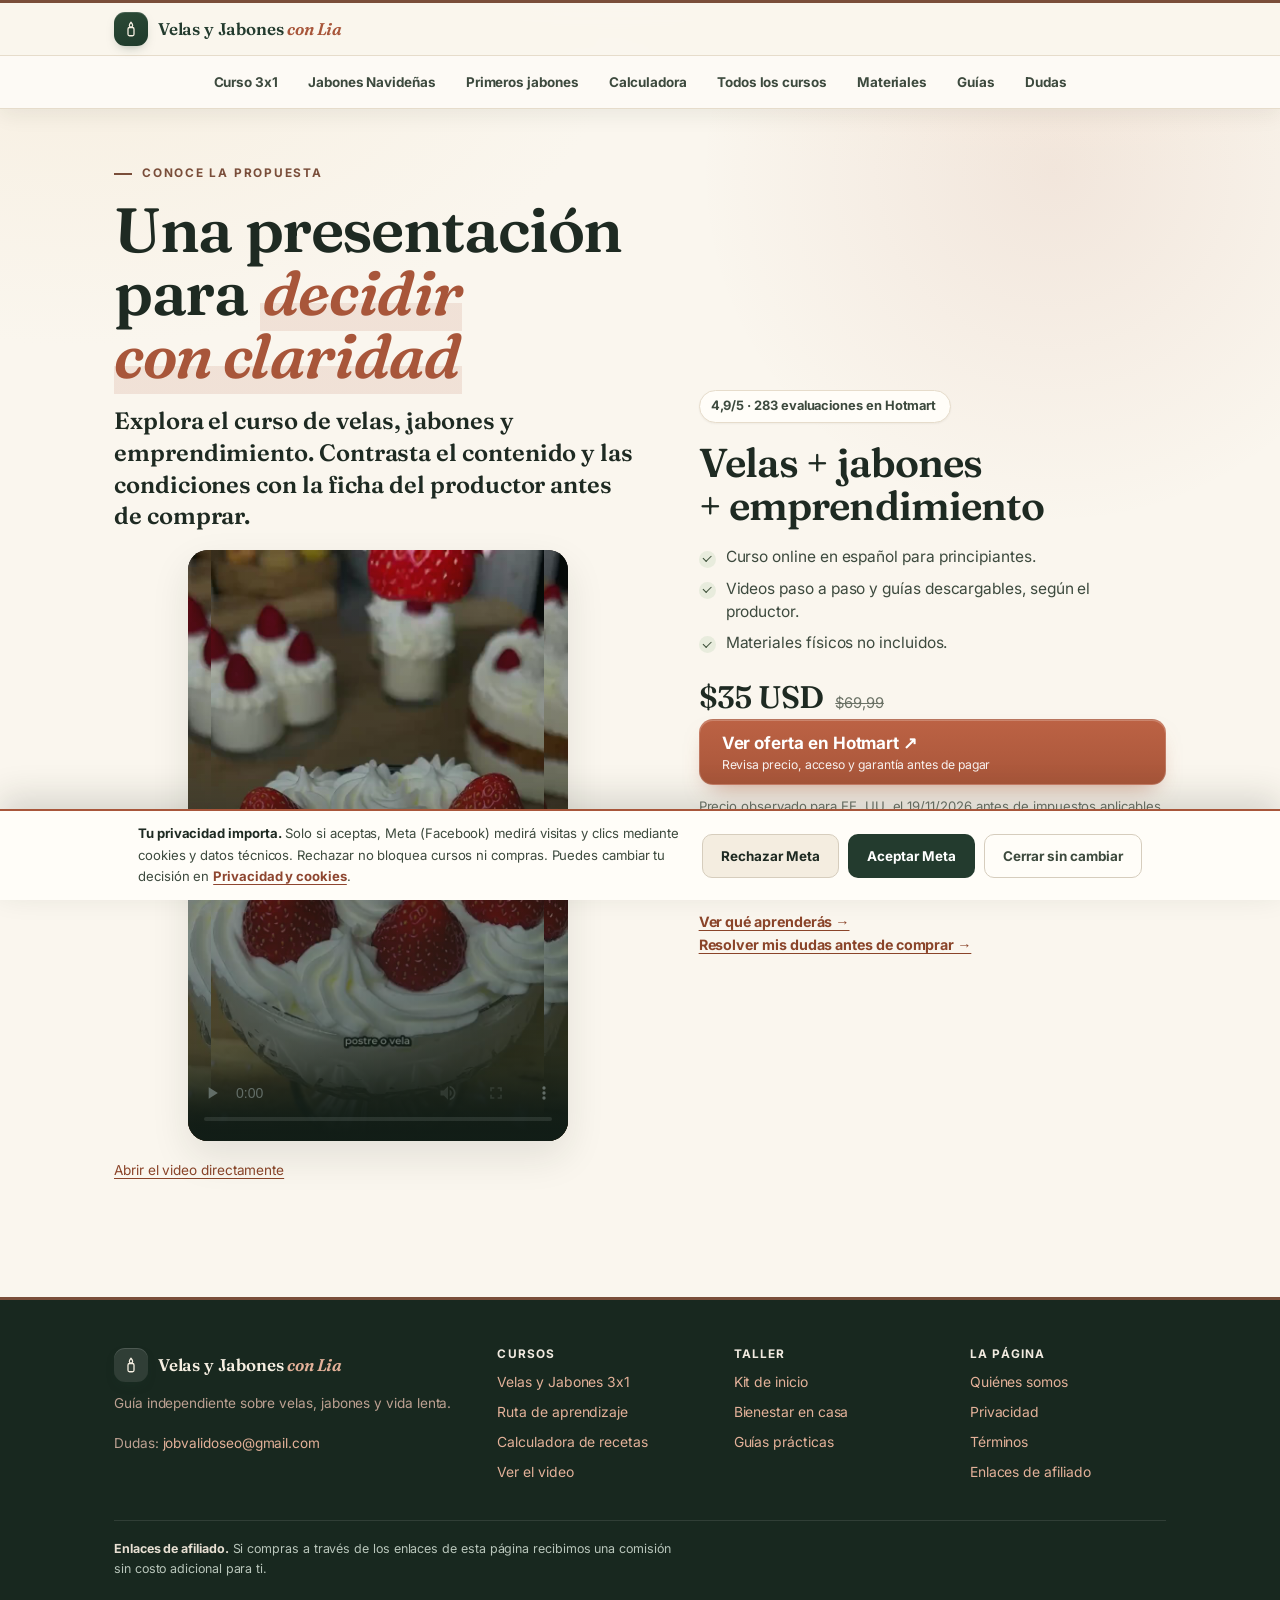
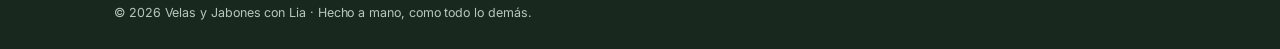
<file: vsl.html>
<!DOCTYPE html>
<html lang="es">
<head>
<meta charset="UTF-8">
<meta name="viewport" content="width=device-width, initial-scale=1">
<title>Presentación del curso de velas y jabones artesanales</title>
<meta name="description" content="Video de presentación del curso de velas y jabones artesanales 3x1: qué incluye, cuánto cuesta y qué garantía tiene. 4,9 de 5 con 283 evaluaciones en Hotmart.">
<link rel="canonical" href="https://avali2.github.io/vsl.html">
<meta name="theme-color" content="#fbf7ef">
<meta property="og:type" content="video.other">
<meta property="og:locale" content="es_ES">
<meta property="og:site_name" content="Velas y Jabones con Lia">
<meta property="og:title" content="Presentación del curso de velas y jabones artesanales">
<meta property="og:description" content="Presentación del curso online de velas, jabones y emprendimiento en español. Consulta la oferta en Hotmart.">
<meta property="og:url" content="https://avali2.github.io/vsl.html">
<meta property="og:image" content="https://avali2.github.io/assets/img/og-image.jpg">
<meta property="og:image:width" content="1200">
<meta property="og:image:height" content="630">
<link rel="icon" href="data:image/svg+xml,%3Csvg xmlns='http://www.w3.org/2000/svg' viewBox='0 0 32 32'%3E%3Crect width='32' height='32' rx='8' fill='%23f4e9da'/%3E%3Crect x='11' y='13' width='10' height='13' rx='2.5' fill='%238a4429'/%3E%3Cpath d='M16 5c2 2.4 3 3.9 3 5.4a3 3 0 0 1-6 0C13 8.9 14 7.4 16 5Z' fill='%23a8543a'/%3E%3C/svg%3E">
<link rel="stylesheet" href="assets/css/site.css?v=7">
<link rel="stylesheet" href="assets/fonts/fonts.css?v=1">
<link rel="stylesheet" href="assets/css/editorial.css?v=10">
<link rel="stylesheet" href="assets/css/consent.css?v=7">
</head>
<body class="page-video">
<a class="skip-link" href="#contenido">Saltar al contenido</a>

<header class="topbar">
  <div class="wrap topbar-main">
    <a class="brand" href="index.html">
      <span class="brand-mark" aria-hidden="true"><svg viewBox="0 0 24 24" fill="none" stroke="currentColor" stroke-width="1.7" stroke-linecap="round" stroke-linejoin="round"><rect x="8" y="10" width="8" height="11" rx="2"/><path d="M12 3c1.4 1.7 2.2 2.9 2.2 4.2a2.2 2.2 0 0 1-4.4 0C9.8 5.9 10.6 4.7 12 3Z"/></svg></span>
      <span>Velas y Jabones <em>con Lia</em></span>
    </a>
    <button type="button" class="menu-toggle" aria-expanded="false" aria-controls="mobile-menu">Menú <span class="caret">▾</span></button>
  </div>
  <nav class="topnav" id="nav" aria-label="Menú principal">
    <div class="wrap topnav-in">
      <a href="index.html">Curso 3x1</a>
      <a href="curso-jabones-navidenas.html">Jabones Navideñas</a>
      <a href="curso-primeros-jabones.html">Primeros jabones</a>
      <a href="calculadora.html">Calculadora</a>
      <a href="tienda.html">Todos los cursos</a>
      <a href="kit.html">Materiales</a>
      <a href="guias.html">Guías</a>
      <a href="index.html#faq">Dudas</a>
    </div>
  </nav>
  <nav class="mobile-menu" id="mobile-menu" aria-label="Menú móvil">
    <a href="index.html">Curso 3x1</a>
    <a href="curso-jabones-navidenas.html">Jabones Navideñas</a>
    <a href="curso-primeros-jabones.html">Primeros jabones</a>
    <a href="calculadora.html">Calculadora</a>
    <a href="tienda.html">Todos los cursos</a>
    <a href="kit.html">Materiales</a>
    <a href="guias.html">Guías</a>
    <a href="index.html#faq">Dudas</a>
  </nav>
</header>

<main id="contenido">
<section class="hero"><div class="wrap"><div class="hero-grid">
<div class="hero-copy"><p class="eyebrow">Conoce la propuesta</p><h1>Una presentación para <em>decidir con claridad</em></h1><p class="hero-sub">Explora el curso de velas, jabones y emprendimiento. Contrasta el contenido y las condiciones con la ficha del productor antes de comprar.</p>
<div class="video-shell mt-2" data-video><img src="vsl-poster.jpg" width="720" height="1280" alt="Portada del video de presentación" fetchpriority="high"><button class="video-play" type="button" aria-label="Reproducir presentación"><b>▶ Ver presentación</b><span>Reproducción solo al pulsar</span></button><video controls playsinline preload="none" poster="vsl-poster.jpg" width="720" height="1280"><source src="vsl-ligero.mp4" type="video/mp4">Puedes abrir el video directamente.</video></div><p class="small mt-2"><a href="vsl-ligero.mp4">Abrir el video directamente</a></p></div>
<div class="hero-copy"><p class="proof-pill">4,9/5 · 283 evaluaciones en Hotmart</p><h2 class="mt-2">Velas + jabones + emprendimiento</h2><ul class="hero-list"><li>Curso online en español para principiantes.</li><li>Videos paso a paso y guías descargables, según el productor.</li><li>Materiales físicos no incluidos.</li></ul><div class="price-row mt-3"><span class="price-now">$35 USD</span><span class="price-was">$69,99</span></div><a class="cta cta--hero" href="https://pay.hotmart.com/T96306980O?off=8ktju06n&amp;checkoutMode=10&amp;ref=O107442122M&amp;src=LANDVSL1" target="_blank" rel="sponsored noopener" data-placement="hero" data-sticky-anchor><span>Ver oferta en Hotmart ↗</span><small>Revisa precio, acceso y garantía antes de pagar</small></a><p class="trust-line">Precio observado para EE. UU. el 19/11/2026 antes de impuestos aplicables. El total y la disponibilidad pueden variar.</p><p class="small muted mt-2">Somos una guía afiliada independiente, no el productor ni el aula. El curso es de Mapo Agency LLC; podemos recibir una comisión.</p><p class="hero-alt"><a href="index.html#incluye">Ver qué aprenderás →</a><br><a href="index.html#faq">Resolver mis dudas antes de comprar →</a></p></div>
</div></div></section>
</main>

<footer class="footer">
  <div class="wrap">
    <div class="footer-grid">
      <div class="footer-about">
        <a class="brand" href="index.html">
          <span class="brand-mark" aria-hidden="true"><svg viewBox="0 0 24 24" fill="none" stroke="currentColor" stroke-width="1.7" stroke-linecap="round" stroke-linejoin="round"><rect x="8" y="10" width="8" height="11" rx="2"/><path d="M12 3c1.4 1.7 2.2 2.9 2.2 4.2a2.2 2.2 0 0 1-4.4 0C9.8 5.9 10.6 4.7 12 3Z"/></svg></span>
          <span>Velas y Jabones <em>con Lia</em></span>
        </a>
        <p>Guía independiente sobre velas, jabones y vida lenta.</p>
        <p class="mt-2">Dudas: <a href="mailto:jobvalidoseo@gmail.com">jobvalidoseo@gmail.com</a></p>
      </div>
      <div>
        <h4>Cursos</h4>
        <ul>
          <li><a href="index.html">Velas y Jabones 3x1</a></li>
          <li><a href="tienda.html">Ruta de aprendizaje</a></li>
          <li><a href="calculadora.html">Calculadora de recetas</a></li>
          <li><a href="vsl.html">Ver el video</a></li>
        </ul>
      </div>
      <div>
        <h4>Taller</h4>
        <ul>
          <li><a href="kit.html">Kit de inicio</a></li>
          <li><a href="bienestar.html">Bienestar en casa</a></li>
          <li><a href="guias.html">Guías prácticas</a></li>
        </ul>
      </div>
      <div>
        <h4>La página</h4>
        <ul>
          <li><a href="sobre.html">Quiénes somos</a></li>
          <li><a href="privacidad.html">Privacidad</a></li>
          <li><a href="terminos.html">Términos</a></li>
          <li><a href="sobre.html#afiliados">Enlaces de afiliado</a></li>
        </ul>
      </div>
    </div>
    <div class="footer-bottom">
      <p><strong>Enlaces de afiliado.</strong> Si compras a través de los enlaces de esta página recibimos una comisión sin costo adicional para ti.</p>
      <p>© <span data-year>2026</span> Velas y Jabones con Lia · Hecho a mano, como todo lo demás.</p>
    </div>
  </div>
</footer>

<div class="sticky-buy">
  <div class="sb-price"><b>$35 USD <span class="price-was">$69,99</span></b><span>Antes de impuestos aplicables</span></div>
  <a class="cta" href="https://pay.hotmart.com/T96306980O?off=8ktju06n&amp;checkoutMode=10&amp;ref=O107442122M&amp;src=LANDVSLSTICKY" target="_blank" rel="sponsored noopener" data-hotmart>Quiero el curso</a>
</div>

<script src="assets/js/consent.js?v=7" defer></script>
<script src="assets/js/site.js?v=9" defer></script>

</body>
</html>
</file>
<file: assets/css/site.css>
/* ==========================================================================
   Velas y Jabones con Lia — hoja de estilos única
   Diseño cálido, artesanal y móvil primero.
   ========================================================================== */

:root {
  color-scheme: light;

  --paper: #fbf7ef;
  --surface: #fffdf9;
  --cream: #f4e9da;
  --parchment: #f7f0e5;
  --ink: #2c1e18;
  --body: #4b3a31;
  --muted: #6b5548;
  --caramel: #8a4429;
  --terracotta: #a8543a;
  --gold: #a9782f;
  --olive: #3d4f39;
  --olive-pale: #e8ecdd;
  --line: #e6d8c8;
  --line-soft: #f0e5d6;
  --green: #157a3e;
  --green-dark: #0f5f30;

  --radius-sm: 12px;
  --radius: 18px;
  --radius-lg: 26px;

  --shadow-xs: 0 1px 2px rgb(64 37 23 / 6%);
  --shadow-sm: 0 4px 14px rgb(64 37 23 / 6%);
  --shadow-md: 0 12px 32px rgb(64 37 23 / 9%);
  --shadow-lg: 0 24px 60px rgb(64 37 23 / 14%);

  --serif: "Iowan Old Style", "Palatino Linotype", Palatino, Georgia, "Times New Roman", serif;
  --sans: -apple-system, BlinkMacSystemFont, "Segoe UI", Roboto, "Helvetica Neue", Arial, system-ui, sans-serif;

  --gutter: clamp(18px, 4.8vw, 44px);
  --maxw: 1140px;
  --header-h: 62px;
}

/* --------------------------------------------------------------- reset --- */
*,
*::before,
*::after { box-sizing: border-box; }

html {
  -webkit-text-size-adjust: 100%;
  scroll-behavior: smooth;
  scroll-padding-block-start: calc(var(--header-h) + 16px);
}

@media (prefers-reduced-motion: reduce) {
  html { scroll-behavior: auto; }
  *, *::before, *::after {
    animation-duration: .001ms !important;
    animation-iteration-count: 1 !important;
    transition-duration: .001ms !important;
  }
}

body {
  margin: 0;
  background: var(--paper);
  color: var(--body);
  font-family: var(--sans);
  font-size: clamp(1rem, .96rem + .28vw, 1.075rem);
  line-height: 1.65;
  -webkit-font-smoothing: antialiased;
  text-rendering: optimizeLegibility;
  overflow-x: hidden;
}

img, svg, video { display: block; max-width: 100%; }
img { height: auto; }

h1, h2, h3, h4 {
  margin: 0;
  color: var(--ink);
  font-family: var(--serif);
  font-weight: 600;
  line-height: 1.12;
  letter-spacing: -.012em;
  text-wrap: balance;
}

h1 { font-size: clamp(2.05rem, 1.35rem + 3.1vw, 3.55rem); }
h2 { font-size: clamp(1.65rem, 1.2rem + 1.85vw, 2.5rem); }
h3 { font-size: clamp(1.15rem, 1.05rem + .42vw, 1.35rem); line-height: 1.25; }

h1 em, h2 em {
  font-style: italic;
  color: var(--caramel);
}

p { margin: 0; }
p + p { margin-top: .85em; }

a { color: var(--caramel); text-underline-offset: 3px; }
a:hover { color: var(--ink); }

strong { color: var(--ink); font-weight: 700; }

ul, ol { margin: 0; padding: 0; }

:focus-visible {
  outline: 2px solid var(--caramel);
  outline-offset: 3px;
  border-radius: 4px;
}

.sr-only {
  position: absolute;
  width: 1px; height: 1px;
  padding: 0; margin: -1px;
  overflow: hidden;
  clip: rect(0 0 0 0);
  white-space: nowrap;
  border: 0;
}

.skip-link {
  position: absolute;
  inset-block-start: -60px;
  inset-inline-start: 12px;
  z-index: 200;
  padding: 10px 16px;
  background: var(--ink);
  color: #fff;
  border-radius: 0 0 10px 10px;
  text-decoration: none;
  transition: inset-block-start .18s ease;
}
.skip-link:focus { inset-block-start: 0; color: #fff; }

/* --------------------------------------------------------------- layout --- */
.wrap {
  width: 100%;
  max-width: var(--maxw);
  margin-inline: auto;
  padding-inline: var(--gutter);
}

.section { padding-block: clamp(46px, 6.2vw, 88px); }
.section--tight { padding-block: clamp(34px, 4.4vw, 58px); }

.band {
  background: var(--parchment);
  border-block: 1px solid var(--line);
}

.band--dark {
  background:
    radial-gradient(120% 90% at 15% 0%, #4a2c20 0%, #2b1a14 48%, #20130f 100%);
  color: #f6e9da;
  border: 0;
}
.band--dark h2, .band--dark h3 { color: #fff7ec; }
.band--dark p { color: #eddbc8; }

/* -------------------------------------------------------------- eyebrow --- */
.eyebrow {
  display: flex;
  align-items: center;
  gap: 9px;
  margin: 0 0 12px;
  color: var(--caramel);
  font-family: var(--sans);
  font-size: .735rem;
  font-weight: 750;
  letter-spacing: .11em;
  line-height: 1.4;
  text-transform: uppercase;
}
.eyebrow::before {
  content: "";
  flex: 0 0 18px;
  block-size: 1px;
  background: currentColor;
  opacity: .55;
}
.band--dark .eyebrow { color: #d9b48a; }

.section-head { max-width: 64ch; margin-bottom: clamp(24px, 3.4vw, 40px); }
.section-head p { margin-top: 12px; font-size: 1.045rem; color: var(--muted); }
.section-head--center { margin-inline: auto; text-align: center; }
.section-head--center .eyebrow { justify-content: center; }

.lead { font-size: clamp(1.02rem, .98rem + .3vw, 1.13rem); }

/* --------------------------------------------------------------- header --- */
.topbar {
  position: sticky;
  inset-block-start: 0;
  z-index: 90;
  background: rgb(251 247 239 / 92%);
  backdrop-filter: saturate(150%) blur(12px);
  border-block-end: 1px solid var(--line-soft);
}
.topbar-in {
  display: flex;
  align-items: center;
  justify-content: space-between;
  gap: 16px;
  min-block-size: var(--header-h);
}

.brand {
  display: inline-flex;
  align-items: center;
  gap: 10px;
  color: var(--ink);
  font-family: var(--serif);
  font-size: 1.06rem;
  font-weight: 600;
  line-height: 1.15;
  text-decoration: none;
  letter-spacing: -.01em;
}
.brand:hover { color: var(--ink); }
.brand em { font-style: italic; color: var(--caramel); font-weight: 500; }
.brand-mark {
  display: grid;
  place-items: center;
  inline-size: 34px;
  block-size: 34px;
  color: var(--caramel);
  background: var(--cream);
  border: 1px solid #e8d6c2;
  border-radius: 50%;
}
.brand-mark svg { inline-size: 18px; block-size: 18px; }

/* nav */
.nav-input { position: absolute; opacity: 0; pointer-events: none; }
.nav-toggle {
  display: none;
  align-items: center;
  gap: 7px;
  min-block-size: 42px;
  padding: 9px 14px;
  color: var(--ink);
  background: var(--surface);
  border: 1px solid var(--line);
  border-radius: 999px;
  font-size: .86rem;
  font-weight: 700;
  cursor: pointer;
  user-select: none;
}
.nav-toggle::after {
  content: "";
  inline-size: 7px; block-size: 7px;
  border-block-start: 1.6px solid currentColor;
  border-inline-end: 1.6px solid currentColor;
  transform: translateY(-2px) rotate(135deg);
  transition: transform .2s ease;
}
.nav-input:checked ~ .nav-toggle::after { transform: translateY(2px) rotate(-45deg); }

.nav {
  display: flex;
  align-items: center;
  gap: 4px;
}
.nav a {
  display: inline-block;
  padding: 9px 12px;
  color: var(--body);
  border-radius: 999px;
  font-size: .875rem;
  font-weight: 600;
  text-decoration: none;
  white-space: nowrap;
}
.nav a:hover { background: var(--cream); color: var(--ink); }
.nav a[aria-current="page"] { background: #f1e2d1; color: var(--caramel); }
.nav .nav-cta {
  margin-inline-start: 8px;
  padding-inline: 18px;
  background: var(--green);
  color: #fff;
}
.nav .nav-cta:hover { background: var(--green-dark); color: #fff; }

@media (max-width: 900px) {
  .nav-toggle { display: inline-flex; }
  .nav {
    position: absolute;
    inset-inline: 0;
    inset-block-start: 100%;
    display: none;
    flex-direction: column;
    align-items: stretch;
    gap: 2px;
    max-block-size: calc(100dvh - var(--header-h));
    padding: 10px var(--gutter) 18px;
    background: var(--surface);
    border-block-end: 1px solid var(--line);
    box-shadow: var(--shadow-md);
    overflow-y: auto;
  }
  .nav-input:checked ~ .nav { display: flex; }
  .nav a {
    padding: 13px 12px;
    border-block-end: 1px solid var(--line-soft);
    border-radius: 0;
    font-size: .97rem;
  }
  .nav a[aria-current="page"] { background: transparent; color: var(--caramel); }
  .nav .nav-cta {
    margin: 12px 0 0;
    padding-block: 14px;
    border: 0;
    border-radius: 12px;
    text-align: center;
    justify-content: center;
  }
}

/* ------------------------------------------------------------------ cta --- */
.cta {
  display: inline-flex;
  align-items: center;
  justify-content: center;
  gap: 9px;
  min-block-size: 50px;
  padding: 13px 22px;
  border: 1px solid transparent;
  border-radius: 12px;
  background: var(--green);
  color: #fff;
  font-family: var(--sans);
  font-size: .98rem;
  font-weight: 700;
  line-height: 1.3;
  text-align: center;
  text-decoration: none;
  box-shadow: 0 2px 6px rgb(15 63 32 / 18%);
  transition: background .18s ease, transform .18s ease, box-shadow .18s ease;
  -webkit-tap-highlight-color: transparent;
}
.cta:hover {
  background: var(--green-dark);
  color: #fff;
  transform: translateY(-1px);
  box-shadow: 0 8px 20px rgb(15 63 32 / 22%);
}
.cta:active { transform: translateY(0); }

.cta--ghost {
  background: transparent;
  color: var(--caramel);
  border-color: #d9c2ac;
  box-shadow: none;
}
.cta--ghost:hover { background: #f6e9db; color: var(--ink); box-shadow: none; }

.cta--block { display: flex; width: 100%; }

.cta--hero {
  display: grid;
  grid-template-columns: minmax(0, 1fr) auto;
  gap: 2px 18px;
  align-items: center;
  justify-items: start;
  min-block-size: 66px;
  padding: 12px 22px;
  text-align: start;
  font-size: 1.06rem;
}
.cta--hero small {
  grid-row: 2;
  font-size: .775rem;
  font-weight: 500;
  opacity: .92;
}
.cta--hero .arrow {
  grid-row: 1 / 3;
  grid-column: 2;
  inline-size: 18px;
  block-size: 18px;
  align-self: center;
}
.arrow { fill: none; stroke: currentColor; stroke-width: 2; stroke-linecap: round; stroke-linejoin: round; }
.cta .arrow { inline-size: 17px; block-size: 17px; flex: 0 0 auto; }

/* micro copy under cta */
.trust-line {
  display: flex;
  align-items: flex-start;
  gap: 7px;
  margin-top: 12px;
  color: var(--muted);
  font-size: .82rem;
  line-height: 1.5;
}
.trust-line .lock { color: var(--green); flex: 0 0 auto; }
.trust-line--dark { color: #e2cdb8; }
.trust-line--dark .lock { color: #7fd39c; }

.price-row {
  display: flex;
  align-items: baseline;
  flex-wrap: wrap;
  gap: 8px 12px;
  margin: 0 0 4px;
}
.price-now {
  color: var(--ink);
  font-family: var(--serif);
  font-size: clamp(1.5rem, 1.2rem + 1.1vw, 1.95rem);
  font-weight: 700;
  letter-spacing: -.02em;
  line-height: 1.1;
}
.price-was {
  color: var(--muted);
  font-size: .92rem;
  text-decoration: line-through;
}
.price-tag {
  padding: 3px 9px;
  background: #fbe6d9;
  color: #8a3d1f;
  border-radius: 999px;
  font-size: .755rem;
  font-weight: 750;
  letter-spacing: .02em;
  white-space: nowrap;
}

/* ---------------------------------------------------------------- hero --- */
.hero { position: relative; overflow: hidden; padding-block: clamp(26px, 4vw, 56px) clamp(34px, 5vw, 64px); }
.hero::before {
  content: "";
  position: absolute;
  inset-block-start: -28%;
  inset-inline-end: -12%;
  inline-size: min(760px, 92vw);
  aspect-ratio: 1;
  background: radial-gradient(circle, rgb(215 160 96 / 26%) 0%, rgb(215 160 96 / 0%) 66%);
  pointer-events: none;
  z-index: 0;
}
.hero > .wrap { position: relative; z-index: 1; }

.hero-grid {
  display: grid;
  grid-template-columns: minmax(0, 1.06fr) minmax(0, .94fr);
  align-items: center;
  gap: clamp(26px, 5vw, 66px);
}

.hero-copy h1 { margin-top: 14px; }
.hero-sub {
  max-width: 56ch;
  margin-top: 16px;
  color: var(--body);
  font-size: clamp(1rem, .95rem + .34vw, 1.13rem);
  line-height: 1.62;
}

.proof-pill {
  display: inline-flex;
  align-items: center;
  gap: 9px;
  padding: 7px 14px 7px 11px;
  background: var(--surface);
  border: 1px solid var(--line);
  border-radius: 999px;
  box-shadow: var(--shadow-xs);
  color: var(--body);
  font-size: .805rem;
  font-weight: 650;
  line-height: 1.3;
}
.stars { color: #b4551f; letter-spacing: .04em; white-space: nowrap; font-size: .9em; }

.hero-list {
  margin-top: 18px;
  display: grid;
  gap: 8px;
  list-style: none;
}
.hero-list li {
  position: relative;
  padding-inline-start: 27px;
  font-size: .965rem;
  line-height: 1.5;
}
.hero-list li::before {
  content: "";
  position: absolute;
  inset-block-start: .34em;
  inset-inline-start: 0;
  inline-size: 17px;
  block-size: 17px;
  background: var(--olive-pale);
  border-radius: 50%;
}
.hero-list li::after {
  content: "";
  position: absolute;
  inset-block-start: .62em;
  inset-inline-start: 4.5px;
  inline-size: 8px;
  block-size: 4.5px;
  border-inline-start: 1.6px solid var(--olive);
  border-block-end: 1.6px solid var(--olive);
  transform: rotate(-45deg);
}

.hero-actions { margin-top: 24px; }
.hero-actions .cta--hero { width: 100%; max-width: 460px; }
.hero-alt {
  margin-top: 10px;
  font-size: .89rem;
  color: var(--muted);
}
.hero-alt a { font-weight: 700; }

/* hero figure */
.hero-figure {
  position: relative;
  margin: 0;
  border-radius: var(--radius-lg);
  overflow: hidden;
  box-shadow: var(--shadow-lg);
  background: var(--cream);
}
.hero-figure img {
  width: 100%;
  aspect-ratio: 4 / 5;
  object-fit: cover;
  object-position: 50% 32%;
}
.hero-figure figcaption {
  position: absolute;
  inset-block-end: 14px;
  inset-inline-start: 14px;
  display: flex;
  align-items: center;
  gap: 8px;
  padding: 9px 15px;
  background: rgb(255 253 249 / 94%);
  backdrop-filter: blur(6px);
  border-radius: 999px;
  box-shadow: var(--shadow-sm);
  color: var(--ink);
  font-size: .79rem;
  font-weight: 650;
  line-height: 1.25;
}

/* proof strip */
.metrics {
  display: grid;
  grid-template-columns: repeat(4, minmax(0, 1fr));
  gap: 1px;
  margin-top: clamp(28px, 4vw, 46px);
  background: var(--line);
  border: 1px solid var(--line);
  border-radius: var(--radius);
  overflow: hidden;
  box-shadow: var(--shadow-xs);
}
.metric {
  padding: 18px 14px;
  background: var(--surface);
  text-align: center;
}
.metric b {
  display: block;
  color: var(--ink);
  font-family: var(--serif);
  font-size: clamp(1.2rem, 1rem + .8vw, 1.6rem);
  font-weight: 700;
  line-height: 1.1;
  letter-spacing: -.02em;
}
.metric span {
  display: block;
  margin-top: 4px;
  color: var(--muted);
  font-size: .755rem;
  font-weight: 600;
  letter-spacing: .015em;
  line-height: 1.35;
}

@media (max-width: 900px) {
  .hero-grid { grid-template-columns: 1fr; gap: 26px; }
  .hero-figure { order: -1; }
  .hero-figure img { aspect-ratio: 16 / 11; object-position: 50% 26%; }
  .hero-figure figcaption { inset-block-end: 10px; inset-inline-start: 10px; font-size: .73rem; }
  .metrics { grid-template-columns: repeat(2, minmax(0, 1fr)); }
  .hero-actions .cta--hero { max-width: none; }
}

/* ------------------------------------------------------------- modules --- */
.module-grid {
  display: grid;
  grid-template-columns: repeat(3, minmax(0, 1fr));
  gap: clamp(14px, 2vw, 22px);
}
.module {
  display: flex;
  flex-direction: column;
  padding: clamp(20px, 2.6vw, 30px);
  background: var(--surface);
  border: 1px solid var(--line);
  border-radius: var(--radius);
  box-shadow: var(--shadow-xs);
}
.module-count {
  display: inline-flex;
  align-items: baseline;
  gap: 5px;
  color: var(--caramel);
  font-family: var(--serif);
  font-size: 2.1rem;
  font-weight: 700;
  line-height: 1;
  letter-spacing: -.03em;
}
.module-count small {
  color: var(--muted);
  font-family: var(--sans);
  font-size: .71rem;
  font-weight: 700;
  letter-spacing: .07em;
  text-transform: uppercase;
}
.module h3 { margin-top: 10px; }
.module p { margin-top: 9px; font-size: .945rem; color: var(--muted); }
.chips {
  display: flex;
  flex-wrap: wrap;
  gap: 6px;
  margin-top: 14px;
  list-style: none;
}
.chips li {
  padding: 4px 10px;
  background: var(--parchment);
  border: 1px solid var(--line-soft);
  border-radius: 999px;
  color: var(--body);
  font-size: .765rem;
  font-weight: 600;
  line-height: 1.35;
}

@media (max-width: 820px) {
  .module-grid { grid-template-columns: 1fr; }
}

/* --------------------------------------------------------------- bonus --- */
.bonus-grid {
  display: grid;
  grid-template-columns: repeat(3, minmax(0, 1fr));
  gap: 12px;
  list-style: none;
}
.bonus {
  display: flex;
  gap: 12px;
  align-items: flex-start;
  padding: 15px 16px;
  background: var(--surface);
  border: 1px solid var(--line);
  border-radius: var(--radius-sm);
}
.bonus-ico {
  display: grid;
  place-items: center;
  flex: 0 0 34px;
  inline-size: 34px;
  block-size: 34px;
  background: var(--cream);
  color: var(--caramel);
  border-radius: 9px;
}
.bonus-ico svg { inline-size: 17px; block-size: 17px; fill: none; stroke: currentColor; stroke-width: 1.7; stroke-linecap: round; stroke-linejoin: round; }
.bonus b { display: block; color: var(--ink); font-size: .9rem; font-weight: 700; line-height: 1.3; }
.bonus span { display: block; margin-top: 3px; color: var(--muted); font-size: .8rem; line-height: 1.45; }

@media (max-width: 900px) { .bonus-grid { grid-template-columns: repeat(2, minmax(0, 1fr)); } }
@media (max-width: 560px) { .bonus-grid { grid-template-columns: 1fr; } }

/* ---------------------------------------------------------------- split --- */
.split {
  display: grid;
  grid-template-columns: minmax(0, .82fr) minmax(0, 1.18fr);
  align-items: start;
  gap: clamp(24px, 4.6vw, 62px);
}
@media (max-width: 860px) { .split { grid-template-columns: 1fr; } }

/* ------------------------------------------------------------ honesty --- */
.honest {
  display: grid;
  grid-template-columns: repeat(2, minmax(0, 1fr));
  gap: clamp(14px, 2vw, 20px);
}
.honest article {
  padding: clamp(19px, 2.4vw, 27px);
  border-radius: var(--radius);
  border: 1px solid var(--line);
  background: var(--surface);
}
.honest h3 {
  display: flex;
  align-items: center;
  gap: 9px;
  margin-bottom: 8px;
  font-size: 1.06rem;
}
.honest h3 span {
  display: grid;
  place-items: center;
  inline-size: 24px; block-size: 24px;
  border-radius: 50%;
  font-family: var(--sans);
  font-size: .8rem;
  font-weight: 800;
}
.honest .yes h3 span { background: var(--olive-pale); color: var(--olive); }
.honest .no h3 span { background: #fbe4dc; color: #a8402a; }
.honest p { font-size: .935rem; color: var(--muted); }

.facts { margin-top: clamp(18px, 2.4vw, 26px); display: grid; gap: 10px; }
.fact {
  display: flex;
  gap: 12px;
  align-items: flex-start;
  padding: 14px 16px;
  background: var(--surface);
  border: 1px solid var(--line);
  border-inline-start: 3px solid var(--gold);
  border-radius: var(--radius-sm);
  font-size: .92rem;
  line-height: 1.55;
}
.fact b { color: var(--ink); }
.fact-ico { flex: 0 0 auto; color: var(--gold); margin-top: 2px; }
.fact-ico svg { inline-size: 17px; block-size: 17px; fill: none; stroke: currentColor; stroke-width: 1.8; stroke-linecap: round; }

@media (max-width: 720px) { .honest { grid-template-columns: 1fr; } }

/* --------------------------------------------------------------- video --- */
.video-shell {
  position: relative;
  width: 100%;
  max-width: 380px;
  margin-inline: auto;
  border-radius: var(--radius);
  overflow: hidden;
  background: #1b1210;
  box-shadow: var(--shadow-lg);
  aspect-ratio: 9 / 14;
}
.video-shell video,
.video-shell img {
  position: absolute;
  inset: 0;
  width: 100%;
  height: 100%;
  object-fit: cover;
}
.video-shell img { z-index: 1; }
.video-shell video { z-index: 2; }
.video-play {
  position: absolute;
  inset: 0;
  z-index: 3;
  display: grid;
  place-content: center;
  gap: 14px;
  justify-items: center;
  padding: 20px;
  border: 0;
  background: linear-gradient(180deg, rgb(24 14 11 / 24%) 0%, rgb(24 14 11 / 72%) 100%);
  color: #fff;
  cursor: pointer;
  text-align: center;
}
.video-play-ring {
  display: grid;
  place-items: center;
  inline-size: 68px;
  block-size: 68px;
  border-radius: 50%;
  background: rgb(255 255 255 / 95%);
  color: var(--green);
  box-shadow: 0 8px 30px rgb(0 0 0 / 35%);
  transition: transform .2s ease;
}
.video-play:hover .video-play-ring { transform: scale(1.06); }
.video-play-ring svg { inline-size: 26px; block-size: 26px; fill: currentColor; }
.video-play b { font-size: 1rem; font-weight: 700; letter-spacing: .01em; }
.video-play span { font-size: .82rem; opacity: .88; }

/* -------------------------------------------------------------- product --- */
.prod-grid {
  display: grid;
  grid-template-columns: repeat(3, minmax(0, 1fr));
  gap: clamp(12px, 1.8vw, 20px);
  list-style: none;
}
.prod {
  display: flex;
  flex-direction: column;
  padding: 18px;
  background: var(--surface);
  border: 1px solid var(--line);
  border-radius: var(--radius);
  box-shadow: var(--shadow-xs);
  transition: transform .2s ease, box-shadow .2s ease, border-color .2s ease;
}
.prod:hover { transform: translateY(-3px); box-shadow: var(--shadow-md); border-color: #dcc7ad; }
.prod-ico {
  display: grid;
  place-items: center;
  inline-size: 46px;
  block-size: 46px;
  margin-bottom: 12px;
  background: linear-gradient(145deg, #f7ecdd, #f1e0cc);
  border: 1px solid #ead7c1;
  border-radius: 13px;
  color: var(--caramel);
}
.prod-ico svg { inline-size: 22px; block-size: 22px; fill: none; stroke: currentColor; stroke-width: 1.6; stroke-linecap: round; stroke-linejoin: round; }
.prod-kicker {
  margin: 0 0 4px;
  color: #7a5620;
  font-size: .69rem;
  font-weight: 750;
  letter-spacing: .09em;
  text-transform: uppercase;
}
.prod h3 { font-family: var(--sans); font-size: .985rem; font-weight: 700; line-height: 1.35; }
.prod .prod-brand { margin-top: 3px; color: var(--muted); font-size: .8rem; font-weight: 600; }
.prod p.prod-pitch { margin-top: 8px; font-size: .875rem; color: var(--muted); line-height: 1.5; flex: 1; }
.prod .cta {
  margin-top: 14px;
  min-block-size: 44px;
  padding: 10px 14px;
  font-size: .875rem;
  background: var(--surface);
  color: var(--caramel);
  border: 1px solid #d9c2ac;
  box-shadow: none;
}
.prod .cta:hover { background: var(--cream); color: var(--ink); transform: none; box-shadow: none; }

@media (max-width: 900px) { .prod-grid { grid-template-columns: repeat(2, minmax(0, 1fr)); } }
@media (max-width: 560px) { .prod-grid { grid-template-columns: 1fr; } }

/* rejilla de dos columnas: para grupos de 4 tarjetas */
.prod-grid--2 { grid-template-columns: repeat(2, minmax(0, 1fr)); }
@media (max-width: 620px) { .prod-grid--2 { grid-template-columns: 1fr; } }

/* horizontal scroller variant (móvil) */
.scroller-mask { position: relative; }
@media (max-width: 700px) {
  .prod-grid--scroll {
    display: grid;
    grid-auto-flow: column;
    grid-auto-columns: 78%;
    grid-template-columns: none;
    overflow-x: auto;
    scroll-snap-type: x mandatory;
    padding-block-end: 8px;
    margin-inline: calc(var(--gutter) * -1);
    padding-inline: var(--gutter);
    scrollbar-width: none;
  }
  .prod-grid--scroll::-webkit-scrollbar { display: none; }
  .prod-grid--scroll > * { scroll-snap-align: start; }
  .scroll-hint {
    display: block;
    margin-top: 10px;
    color: var(--muted);
    font-size: .8rem;
    font-weight: 600;
    text-align: center;
  }
}
.scroll-hint { display: none; }

/* --------------------------------------------------------------- table --- */
.table-wrap { overflow-x: auto; border-radius: var(--radius); border: 1px solid var(--line); background: var(--surface); }
table.compare {
  width: 100%;
  border-collapse: collapse;
  font-size: .9rem;
  min-width: 620px;
}
table.compare th, table.compare td {
  padding: 13px 15px;
  text-align: start;
  border-block-end: 1px solid var(--line-soft);
  vertical-align: top;
}
table.compare thead th {
  background: var(--parchment);
  color: var(--ink);
  font-size: .78rem;
  font-weight: 750;
  letter-spacing: .05em;
  text-transform: uppercase;
}
table.compare tbody tr:last-child td { border-block-end: 0; }
table.compare td:first-child { font-weight: 650; color: var(--ink); }
table.compare .yes::before { content: "✓ "; color: var(--olive); font-weight: 800; }
table.compare .no::before { content: "— "; color: #b09a88; }

@media (max-width: 700px) {
  table.compare { min-width: 0; }
  table.compare thead { display: none; }
  table.compare tbody tr {
    display: grid;
    gap: 0;
    padding: 12px 14px;
    border-block-end: 1px solid var(--line);
  }
  table.compare tbody tr:last-child { border-block-end: 0; }
  table.compare td {
    display: grid;
    grid-template-columns: 1fr auto;
    gap: 12px;
    padding: 5px 0;
    border: 0;
    font-size: .865rem;
  }
  table.compare td::before {
    content: attr(data-label);
    color: var(--muted);
    font-size: .78rem;
    font-weight: 650;
  }
  table.compare td:first-child { font-size: .95rem; padding-block-end: 8px; }
  table.compare td:first-child::before { display: none; }
}

/* ----------------------------------------------------------------- faq --- */
.faq { overflow: hidden; background: var(--surface); border: 1px solid var(--line); border-radius: var(--radius); }
.faq details + details { border-block-start: 1px solid var(--line-soft); }
.faq summary {
  display: flex;
  align-items: center;
  justify-content: space-between;
  gap: 14px;
  min-block-size: 58px;
  padding: 15px clamp(16px, 2.6vw, 24px);
  color: var(--ink);
  font-size: .975rem;
  font-weight: 650;
  line-height: 1.45;
  cursor: pointer;
  list-style: none;
}
.faq summary::-webkit-details-marker { display: none; }
.faq summary:hover { background: var(--paper); }
.faq summary::after {
  content: "";
  flex: 0 0 26px;
  block-size: 26px;
  border: 1px solid #e2cbb6;
  border-radius: 50%;
  background:
    linear-gradient(var(--caramel), var(--caramel)) center / 10px 1.6px no-repeat,
    linear-gradient(var(--caramel), var(--caramel)) center / 1.6px 10px no-repeat,
    var(--parchment);
}
.faq details[open] summary::after { background-size: 10px 1.6px, 0 0, auto; }
.faq details p {
  max-width: 74ch;
  margin: 0 clamp(16px, 2.6vw, 24px) 17px;
  padding-block-start: 0;
  color: var(--muted);
  font-size: .93rem;
  line-height: 1.6;
}

/* --------------------------------------------------------------- final --- */
.finale {
  position: relative;
  overflow: hidden;
  border-radius: var(--radius-lg);
  padding: clamp(26px, 4vw, 52px);
}
.finale-grid {
  display: grid;
  grid-template-columns: minmax(0, 1.05fr) minmax(0, .95fr);
  gap: clamp(24px, 4vw, 56px);
  align-items: center;
}
.finale h2 { margin-bottom: 12px; }
.finale p { color: #e8d5c2; }
.finale .price-now { color: #fff8ec; }
.finale .price-was { color: #d8bfa8; }
.finale .price-tag { background: #ffd9a0; color: #6b3410; }
.finale .cta { width: 100%; max-width: 440px; }
.guarantee {
  display: flex;
  align-items: center;
  gap: 12px;
  margin-top: 18px;
  padding: 13px 16px;
  background: rgb(255 255 255 / 8%);
  border: 1px solid rgb(255 255 255 / 16%);
  border-radius: var(--radius-sm);
  max-width: 440px;
}
.guarantee svg { inline-size: 30px; block-size: 30px; stroke: #8fd6a6; fill: none; stroke-width: 1.6; }
.guarantee b { display: block; color: #fff7ec; font-size: .9rem; }
.guarantee span { display: block; color: #dcc6b1; font-size: .79rem; line-height: 1.4; }

@media (max-width: 860px) { .finale-grid { grid-template-columns: 1fr; } }

/* --------------------------------------------------------- sticky mobile --- */
.sticky-buy {
  position: fixed;
  inset-inline: 0;
  inset-block-end: 0;
  z-index: 80;
  display: none;
  gap: 12px;
  align-items: center;
  padding: 10px var(--gutter) calc(10px + env(safe-area-inset-bottom, 0px));
  background: rgb(255 253 249 / 97%);
  backdrop-filter: blur(10px);
  border-block-start: 1px solid var(--line);
  box-shadow: 0 -8px 26px rgb(64 37 23 / 10%);
  transform: translateY(110%);
  transition: transform .28s cubic-bezier(.22, .8, .3, 1);
}
.sticky-buy.is-visible { transform: translateY(0); }
.sticky-buy .sb-price { flex: 1 1 auto; min-width: 0; line-height: 1.2; }
.sticky-buy .sb-price b { display: block; color: var(--ink); font-size: .98rem; font-weight: 750; }
.sticky-buy .sb-price span { display: block; color: var(--muted); font-size: .71rem; font-weight: 600; }
.sticky-buy .cta { flex: 0 0 auto; min-block-size: 46px; padding-inline: 18px; font-size: .9rem; }

@media (max-width: 900px) {
  .sticky-buy { display: flex; }
  body:has(.sticky-buy) { padding-block-end: calc(78px + env(safe-area-inset-bottom, 0px)); }
}

/* -------------------------------------------------------------- footer --- */
.footer {
  margin-top: clamp(30px, 4vw, 56px);
  padding-block: clamp(30px, 4vw, 48px) 26px;
  background: #24170f;
  color: #cdb6a3;
  font-size: .87rem;
  line-height: 1.6;
}
.footer a { color: #e9cdae; text-decoration: none; }
.footer a:hover { color: #fff; text-decoration: underline; }
.footer-grid {
  display: grid;
  grid-template-columns: minmax(0, 1.4fr) repeat(3, minmax(0, .8fr));
  gap: clamp(20px, 3.4vw, 40px);
}
.footer h4 {
  margin: 0 0 10px;
  color: #fff4e7;
  font-family: var(--sans);
  font-size: .74rem;
  font-weight: 750;
  letter-spacing: .1em;
  text-transform: uppercase;
}
.footer ul { list-style: none; display: grid; gap: 7px; }
.footer .brand { color: #fff4e7; margin-bottom: 10px; }
.footer .brand em { color: #e0b184; }
.footer .brand-mark { background: rgb(255 255 255 / 9%); border-color: rgb(255 255 255 / 14%); color: #e6b487; }
.footer-about p { max-width: 42ch; color: #bda192; font-size: .85rem; }
.footer-bottom {
  margin-top: clamp(24px, 3vw, 36px);
  padding-block-start: 18px;
  border-block-start: 1px solid rgb(255 255 255 / 10%);
  display: grid;
  gap: 10px;
  color: #9d8474;
  font-size: .78rem;
  line-height: 1.6;
}
.footer-bottom strong { color: #cbb2a0; }
.footer .visit-counter { color: #8f7768; }

@media (max-width: 860px) {
  .footer-grid { grid-template-columns: 1fr 1fr; }
  .footer-about { grid-column: 1 / -1; }
}
@media (max-width: 480px) {
  .footer-grid { grid-template-columns: 1fr; }
}

/* --------------------------------------------------------------- notice --- */
.notice {
  display: flex;
  gap: 11px;
  align-items: flex-start;
  padding: 13px 15px;
  background: #fdf6e9;
  border: 1px solid #ecdcbe;
  border-radius: var(--radius-sm);
  color: #6b5330;
  font-size: .85rem;
  line-height: 1.55;
}
.notice svg { flex: 0 0 auto; inline-size: 17px; block-size: 17px; margin-top: 2px; fill: none; stroke: currentColor; stroke-width: 1.8; stroke-linecap: round; }
.notice a { color: #7a4a1f; }

/* ---------------------------------------------------------------- page --- */
.page-hero { padding-block: clamp(30px, 4.6vw, 60px) clamp(22px, 3vw, 38px); }
.page-hero .lead { margin-top: 14px; max-width: 62ch; color: var(--muted); }

.prose { max-width: 74ch; }
.prose h2 { margin-top: clamp(28px, 3.4vw, 42px); margin-bottom: 12px; }
.prose h3 { margin-top: 24px; margin-bottom: 8px; }
.prose p, .prose li { color: var(--body); font-size: .975rem; }
.prose ul, .prose ol { margin: 10px 0 0; padding-inline-start: 22px; display: grid; gap: 7px; }
.prose a { font-weight: 600; }

/* -------------------------------------------------------------- reveal --- */
.js .reveal {
  opacity: 0;
  transform: translateY(20px);
  transition: opacity .6s cubic-bezier(.22, .8, .3, 1), transform .6s cubic-bezier(.22, .8, .3, 1);
  will-change: opacity, transform;
}
.js .reveal.is-in { opacity: 1; transform: none; }

@media (prefers-reduced-motion: reduce) {
  .js .reveal { opacity: 1; transform: none; }
}

/* candle flicker on the finale */
.flame-glow {
  position: absolute;
  inset-block-start: -80px;
  inset-inline-end: -60px;
  inline-size: 340px;
  aspect-ratio: 1;
  background: radial-gradient(circle, rgb(255 196 120 / 34%) 0%, rgb(255 196 120 / 0%) 62%);
  pointer-events: none;
  animation: flicker 6s ease-in-out infinite;
}
@keyframes flicker {
  0%, 100% { opacity: .72; transform: scale(1); }
  45% { opacity: 1; transform: scale(1.06); }
  70% { opacity: .82; transform: scale(.98); }
}

/* utilities */
.mt-0 { margin-top: 0; }
.mt-1 { margin-top: 10px; }
.mt-2 { margin-top: 18px; }
.mt-3 { margin-top: 26px; }
.center { text-align: center; }
.muted { color: var(--muted); }
.small { font-size: .85rem; }
.nowrap { white-space: nowrap; }

/* Acceso por teclado, vídeo sin JS y contenido visible aunque falle una animación. */
.nav-toggle { font-family: inherit; }
.nav-input:focus-visible ~ .nav-toggle { outline: 3px solid var(--caramel); outline-offset: 3px; }
.video-play[hidden], html:not(.js) .video-play { display: none; }
.video-shell video { object-fit: contain; }
.js .reveal { opacity: 1; transform: none; }
@media (min-width: 901px) { .nav-input { display: none; } }
@media (max-width: 900px) { html:not(.js) .sticky-buy { transform: none; } }

/* ajustes finos de móvil */
@media (max-width: 600px) {
  .hero-figure figcaption { display: none; }
  .cta--hero { font-size: 1rem; gap: 2px 14px; padding-inline: 18px; }
  .cta--hero small { font-size: .72rem; }
  .price-now { font-size: 1.55rem; }
  .hero-actions { margin-top: 20px; }
}
</file>
<file: assets/css/consent.css>
/* ==========================================================================
   Banda de consentimiento de cookies
   ========================================================================== */
.consent {
  position: fixed;
  inset-inline: 0;
  inset-block-end: 0;
  z-index: 120;
  display: none;
  padding: 12px var(--gutter) calc(12px + env(safe-area-inset-bottom, 0px));
  background: #FFFDF8;
  color: #1E2A22;
  border-block-start: 2px solid #A8563A;
  box-shadow: 0 -12px 34px rgb(30 42 34 / 16%);
  font-size: .82rem;
  line-height: 1.55;
}
.consent.is-open { display: block; }

.consent-in {
  display: flex;
  flex-wrap: wrap;
  align-items: center;
  justify-content: center;
  gap: 12px 20px;
  max-width: var(--maxw);
  margin-inline: auto;
}
.consent p { margin: 0; max-width: 68ch; color: #3D4A3E; }
.consent strong { color: #1E2A22; }
.consent a { color: #8E4630; font-weight: 700; }
.consent-actions { display: flex; flex-wrap: wrap; gap: 9px; }

.consent button {
  min-block-size: 44px;
  padding: 10px 18px;
  border-radius: 10px;
  border: 1px solid transparent;
  font-family: var(--sans);
  font-size: .84rem;
  font-weight: 700;
  cursor: pointer;
  -webkit-tap-highlight-color: transparent;
}
.consent .accept { background: #233B2E; color: #fff; }
.consent .accept:hover { background: #18281F; }
.consent .reject { background: #F4EDE0; color: #1E2A22; border-color: #D6CDBD; }
.consent .reject:hover { background: #E7EDE4; }

.consent { max-height: min(42dvh, 300px); overflow-y: auto; }
.consent .dismiss { background: transparent; border-color: #D6CDBD; color: #3D4A3E; }
.consent button:focus-visible { outline: 3px solid #A8563A; outline-offset: 3px; }
.consent .storage-note:empty { display: none; }
body.consent-open .sticky-buy { display: none; }
</file>
<file: assets/fonts/fonts.css>
@font-face{font-family:'Fraunces';font-style:italic;font-weight:600;font-display:swap;src:url('../fonts/fraunces-italic-600-0.woff2') format('woff2');unicode-range:U+0102-0103, U+0110-0111, U+0128-0129, U+0168-0169, U+01A0-01A1, U+01AF-01B0, U+0300-0301, U+0303-0304, U+0308-0309, U+0323, U+0329, U+1EA0-1EF9, U+20AB;}
@font-face{font-family:'Fraunces';font-style:italic;font-weight:600;font-display:swap;src:url('../fonts/fraunces-italic-600-1.woff2') format('woff2');unicode-range:U+0100-02BA, U+02BD-02C5, U+02C7-02CC, U+02CE-02D7, U+02DD-02FF, U+0304, U+0308, U+0329, U+1D00-1DBF, U+1E00-1E9F, U+1EF2-1EFF, U+2020, U+20A0-20AB, U+20AD-20C4, U+2113, U+2C60-2C7F, U+A720-A7FF;}
@font-face{font-family:'Fraunces';font-style:italic;font-weight:600;font-display:swap;src:url('../fonts/fraunces-italic-600-2.woff2') format('woff2');unicode-range:U+0000-00FF, U+0131, U+0152-0153, U+02BB-02BC, U+02C6, U+02DA, U+02DC, U+0304, U+0308, U+0329, U+2000-206F, U+20AC, U+2122, U+2191, U+2193, U+2212, U+2215, U+FEFF, U+FFFD;}
@font-face{font-family:'Fraunces';font-style:normal;font-weight:600;font-display:swap;src:url('../fonts/fraunces-normal-600-3.woff2') format('woff2');unicode-range:U+0102-0103, U+0110-0111, U+0128-0129, U+0168-0169, U+01A0-01A1, U+01AF-01B0, U+0300-0301, U+0303-0304, U+0308-0309, U+0323, U+0329, U+1EA0-1EF9, U+20AB;}
@font-face{font-family:'Fraunces';font-style:normal;font-weight:600;font-display:swap;src:url('../fonts/fraunces-normal-600-4.woff2') format('woff2');unicode-range:U+0100-02BA, U+02BD-02C5, U+02C7-02CC, U+02CE-02D7, U+02DD-02FF, U+0304, U+0308, U+0329, U+1D00-1DBF, U+1E00-1E9F, U+1EF2-1EFF, U+2020, U+20A0-20AB, U+20AD-20C4, U+2113, U+2C60-2C7F, U+A720-A7FF;}
@font-face{font-family:'Fraunces';font-style:normal;font-weight:600;font-display:swap;src:url('../fonts/fraunces-normal-600-5.woff2') format('woff2');unicode-range:U+0000-00FF, U+0131, U+0152-0153, U+02BB-02BC, U+02C6, U+02DA, U+02DC, U+0304, U+0308, U+0329, U+2000-206F, U+20AC, U+2122, U+2191, U+2193, U+2212, U+2215, U+FEFF, U+FFFD;}
@font-face{font-family:'Inter';font-style:normal;font-weight:400;font-display:swap;src:url('../fonts/inter-normal-400-6.woff2') format('woff2');unicode-range:U+0460-052F, U+1C80-1C8A, U+20B4, U+2DE0-2DFF, U+A640-A69F, U+FE2E-FE2F;}
@font-face{font-family:'Inter';font-style:normal;font-weight:400;font-display:swap;src:url('../fonts/inter-normal-400-7.woff2') format('woff2');unicode-range:U+0301, U+0400-045F, U+0490-0491, U+04B0-04B1, U+2116;}
@font-face{font-family:'Inter';font-style:normal;font-weight:400;font-display:swap;src:url('../fonts/inter-normal-400-8.woff2') format('woff2');unicode-range:U+1F00-1FFF;}
@font-face{font-family:'Inter';font-style:normal;font-weight:400;font-display:swap;src:url('../fonts/inter-normal-400-9.woff2') format('woff2');unicode-range:U+0370-0377, U+037A-037F, U+0384-038A, U+038C, U+038E-03A1, U+03A3-03FF;}
@font-face{font-family:'Inter';font-style:normal;font-weight:400;font-display:swap;src:url('../fonts/inter-normal-400-10.woff2') format('woff2');unicode-range:U+0102-0103, U+0110-0111, U+0128-0129, U+0168-0169, U+01A0-01A1, U+01AF-01B0, U+0300-0301, U+0303-0304, U+0308-0309, U+0323, U+0329, U+1EA0-1EF9, U+20AB;}
@font-face{font-family:'Inter';font-style:normal;font-weight:400;font-display:swap;src:url('../fonts/inter-normal-400-11.woff2') format('woff2');unicode-range:U+0100-02BA, U+02BD-02C5, U+02C7-02CC, U+02CE-02D7, U+02DD-02FF, U+0304, U+0308, U+0329, U+1D00-1DBF, U+1E00-1E9F, U+1EF2-1EFF, U+2020, U+20A0-20AB, U+20AD-20C4, U+2113, U+2C60-2C7F, U+A720-A7FF;}
@font-face{font-family:'Inter';font-style:normal;font-weight:400;font-display:swap;src:url('../fonts/inter-normal-400-12.woff2') format('woff2');unicode-range:U+0000-00FF, U+0131, U+0152-0153, U+02BB-02BC, U+02C6, U+02DA, U+02DC, U+0304, U+0308, U+0329, U+2000-206F, U+20AC, U+2122, U+2191, U+2193, U+2212, U+2215, U+FEFF, U+FFFD;}
@font-face{font-family:'Inter';font-style:normal;font-weight:600;font-display:swap;src:url('../fonts/inter-normal-600-13.woff2') format('woff2');unicode-range:U+0460-052F, U+1C80-1C8A, U+20B4, U+2DE0-2DFF, U+A640-A69F, U+FE2E-FE2F;}
@font-face{font-family:'Inter';font-style:normal;font-weight:600;font-display:swap;src:url('../fonts/inter-normal-600-14.woff2') format('woff2');unicode-range:U+0301, U+0400-045F, U+0490-0491, U+04B0-04B1, U+2116;}
@font-face{font-family:'Inter';font-style:normal;font-weight:600;font-display:swap;src:url('../fonts/inter-normal-600-15.woff2') format('woff2');unicode-range:U+1F00-1FFF;}
@font-face{font-family:'Inter';font-style:normal;font-weight:600;font-display:swap;src:url('../fonts/inter-normal-600-16.woff2') format('woff2');unicode-range:U+0370-0377, U+037A-037F, U+0384-038A, U+038C, U+038E-03A1, U+03A3-03FF;}
@font-face{font-family:'Inter';font-style:normal;font-weight:600;font-display:swap;src:url('../fonts/inter-normal-600-17.woff2') format('woff2');unicode-range:U+0102-0103, U+0110-0111, U+0128-0129, U+0168-0169, U+01A0-01A1, U+01AF-01B0, U+0300-0301, U+0303-0304, U+0308-0309, U+0323, U+0329, U+1EA0-1EF9, U+20AB;}
@font-face{font-family:'Inter';font-style:normal;font-weight:600;font-display:swap;src:url('../fonts/inter-normal-600-18.woff2') format('woff2');unicode-range:U+0100-02BA, U+02BD-02C5, U+02C7-02CC, U+02CE-02D7, U+02DD-02FF, U+0304, U+0308, U+0329, U+1D00-1DBF, U+1E00-1E9F, U+1EF2-1EFF, U+2020, U+20A0-20AB, U+20AD-20C4, U+2113, U+2C60-2C7F, U+A720-A7FF;}
@font-face{font-family:'Inter';font-style:normal;font-weight:600;font-display:swap;src:url('../fonts/inter-normal-600-19.woff2') format('woff2');unicode-range:U+0000-00FF, U+0131, U+0152-0153, U+02BB-02BC, U+02C6, U+02DA, U+02DC, U+0304, U+0308, U+0329, U+2000-206F, U+20AC, U+2122, U+2191, U+2193, U+2212, U+2215, U+FEFF, U+FFFD;}
@font-face{font-family:'Inter';font-style:normal;font-weight:700;font-display:swap;src:url('../fonts/inter-normal-700-20.woff2') format('woff2');unicode-range:U+0460-052F, U+1C80-1C8A, U+20B4, U+2DE0-2DFF, U+A640-A69F, U+FE2E-FE2F;}
@font-face{font-family:'Inter';font-style:normal;font-weight:700;font-display:swap;src:url('../fonts/inter-normal-700-21.woff2') format('woff2');unicode-range:U+0301, U+0400-045F, U+0490-0491, U+04B0-04B1, U+2116;}
@font-face{font-family:'Inter';font-style:normal;font-weight:700;font-display:swap;src:url('../fonts/inter-normal-700-22.woff2') format('woff2');unicode-range:U+1F00-1FFF;}
@font-face{font-family:'Inter';font-style:normal;font-weight:700;font-display:swap;src:url('../fonts/inter-normal-700-23.woff2') format('woff2');unicode-range:U+0370-0377, U+037A-037F, U+0384-038A, U+038C, U+038E-03A1, U+03A3-03FF;}
@font-face{font-family:'Inter';font-style:normal;font-weight:700;font-display:swap;src:url('../fonts/inter-normal-700-24.woff2') format('woff2');unicode-range:U+0102-0103, U+0110-0111, U+0128-0129, U+0168-0169, U+01A0-01A1, U+01AF-01B0, U+0300-0301, U+0303-0304, U+0308-0309, U+0323, U+0329, U+1EA0-1EF9, U+20AB;}
@font-face{font-family:'Inter';font-style:normal;font-weight:700;font-display:swap;src:url('../fonts/inter-normal-700-25.woff2') format('woff2');unicode-range:U+0100-02BA, U+02BD-02C5, U+02C7-02CC, U+02CE-02D7, U+02DD-02FF, U+0304, U+0308, U+0329, U+1D00-1DBF, U+1E00-1E9F, U+1EF2-1EFF, U+2020, U+20A0-20AB, U+20AD-20C4, U+2113, U+2C60-2C7F, U+A720-A7FF;}
@font-face{font-family:'Inter';font-style:normal;font-weight:700;font-display:swap;src:url('../fonts/inter-normal-700-26.woff2') format('woff2');unicode-range:U+0000-00FF, U+0131, U+0152-0153, U+02BB-02BC, U+02C6, U+02DA, U+02DC, U+0304, U+0308, U+0329, U+2000-206F, U+20AC, U+2122, U+2191, U+2193, U+2212, U+2215, U+FEFF, U+FFFD;}
</file>
<file: assets/css/editorial.css>
/* ==========================================================================
   Estilo editorial cálido — crema, verde bosque y terracota
   Inspirado en páginas de "muestra de receta": titular serif con cursiva,
   tarjeta de muestra y barra de compra fija. Sin dependencias externas.
   ========================================================================== */

:root {
  color-scheme: light;
  --paper: #FAF6EE;
  --surface: #FFFDF8;
  --surface-2: #F4EDE0;
  --ink: #1E2A22;
  --body: #3D4A3E;
  --muted: #6B7266;
  --green: #233B2E;
  --green-deep: #18281F;
  --green-soft: #E7EDE4;
  --terracotta: #A8563A;
  --terracotta-hover: #8E4630;
  --terracotta-soft: #F3E3DA;
  --line: #E6DCCB;
  --line-soft: #F0E8DA;
  --gold: #B08A4F;
  --header-h: 104px;
  --radius: 20px;
  --radius-lg: 26px;
  --shadow-xs: 0 1px 2px rgb(30 42 34 / 5%);
  --shadow-sm: 0 6px 18px rgb(30 42 34 / 7%);
  --shadow-md: 0 16px 38px rgb(30 42 34 / 10%);
  --shadow-lg: 0 28px 64px rgb(30 42 34 / 14%);
  --serif: "Iowan Old Style", "Palatino Linotype", Palatino, "Book Antiqua", Georgia, "Times New Roman", serif;
}

body { background: var(--paper); color: var(--body); }
h1, h2, h3, h4 { color: var(--ink); font-family: var(--serif); }
h1 { font-size: clamp(2.35rem, 1.5rem + 3vw, 3.9rem); line-height: 1.02; letter-spacing: -.025em; }
h2 { font-size: clamp(1.8rem, 1.4rem + 1.4vw, 2.6rem); line-height: 1.08; }
h1 em, h2 em { color: var(--terracotta); font-style: italic; }

/* ----------------------------------------------------------- cabecera --- */
/* Cabecera fija y compacta: marca + menú siempre visibles, sin carrito.
   La compra vive en el CTA del héroe y en la barra inferior. */
.topbar {
  position: sticky;
  inset-block-start: 0;
  z-index: 90;
  background: rgb(250 246 238 / 95%);
  backdrop-filter: saturate(140%) blur(12px);
  border-block-end: 1px solid var(--line);
  box-shadow: 0 6px 20px rgb(30 42 34 / 7%);
}
.topbar-in {
  display: flex;
  flex-wrap: wrap;
  align-items: center;
  gap: 8px 18px;
  min-block-size: 62px;
  padding-block: 9px;
}
.brand { order: 1; color: var(--green); }
.brand:hover { color: var(--green); }
.brand em { color: var(--terracotta); }
.brand-mark { background: var(--green); color: #F6EFE2; border: 0; border-radius: 11px; }

.nav { order: 2; flex: 1 1 auto; justify-content: flex-end; gap: 2px; }
.nav a { color: var(--body); font-size: .85rem; border-radius: 999px; padding: 8px 12px; }
.nav a:hover { background: var(--surface-2); color: var(--ink); }
.nav a.is-active { background: var(--terracotta-soft); color: var(--terracotta); }

@media (max-width: 900px) {
  :root { --header-h: 66px; }
  .topbar-in { gap: 6px 10px; padding-block: 8px; }
  .brand { font-size: .95rem; }
  .nav {
    order: 2;
    flex: 1 1 100%;
    position: static;
    display: flex;
    flex-direction: row;
    flex-wrap: nowrap;
    justify-content: flex-start;
    gap: 6px;
    max-block-size: none;
    padding: 0;
    background: transparent;
    border: 0;
    box-shadow: none;
    overflow-x: auto;
    scrollbar-width: none;
  }
  .nav::-webkit-scrollbar { display: none; }
  .nav a {
    flex: 0 0 auto;
    padding: 7px 11px;
    font-size: .8rem;
    border: 0;
    border-radius: 999px;
    background: var(--surface-2);
  }
  .nav a.is-active { background: var(--terracotta-soft); color: var(--terracotta); }
}

/* ------------------------------------------------------------- botones --- */
.cta {
  background: var(--terracotta);
  color: #FFFFFF;
  border-radius: 14px;
  font-weight: 750;
  box-shadow: 0 10px 24px rgb(168 86 58 / 22%);
  transition: background .25s ease, transform .25s ease, box-shadow .25s ease;
}
.cta:hover, .cta:focus-visible {
  background: var(--terracotta-hover);
  color: #FFFFFF;
  transform: translateY(-2px);
  box-shadow: 0 16px 32px rgb(168 86 58 / 28%);
}
.cta--ghost {
  background: transparent;
  color: var(--green);
  border: 1.5px solid var(--green);
  box-shadow: none;
}
.cta--ghost:hover { background: var(--green-soft); color: var(--green); box-shadow: none; }
.cta:focus-visible { outline: 3px solid rgb(168 86 58 / 45%); outline-offset: 3px; }

/* ---------------------------------------------------------------- héroe --- */
.hero { padding-block: clamp(26px, 4.4vw, 58px) clamp(30px, 5vw, 66px); }
.hero::before {
  background: radial-gradient(circle, rgb(168 86 58 / 10%) 0%, rgb(168 86 58 / 0%) 66%);
}
.hero-grid { align-items: center; gap: clamp(26px, 4.5vw, 58px); }
.eyebrow {
  display: flex;
  align-items: center;
  gap: 10px;
  color: var(--terracotta);
  font-size: .74rem;
  font-weight: 750;
  letter-spacing: .15em;
  text-transform: uppercase;
}
.eyebrow::before { content: ""; inline-size: 26px; block-size: 2px; background: var(--terracotta); opacity: 1; }
.hero h1 { margin-top: 16px; }
.hero-sub {
  margin-top: 18px;
  font-family: var(--serif);
  font-size: clamp(1.12rem, 1rem + .6vw, 1.5rem);
  font-weight: 600;
  line-height: 1.34;
  color: var(--ink);
  max-width: 46ch;
}
.hero-body { margin-top: 14px; max-width: 50ch; color: var(--body); font-size: 1rem; line-height: 1.65; }

.hero-copy--value { max-width: 840px; }
.hero-actions {
  display: flex;
  flex-wrap: wrap;
  align-items: center;
  gap: 12px 18px;
  margin-top: clamp(20px, 3vw, 28px);
}
.hero-actions .cta--ghost { min-block-size: 48px; padding: 11px 18px; }
.hero-actions .cta--hero { width: 100%; }
.hero-offer-link {
  display: inline-flex;
  align-items: center;
  gap: 6px;
  font-size: .88rem;
  font-weight: 700;
  color: var(--terracotta);
  text-decoration: none;
  border-block-end: 1px solid rgb(168 86 58 / 35%);
  padding-block-end: 2px;
}
.hero-offer-link:hover { color: var(--terracotta-hover); border-block-end-color: var(--terracotta-hover); }
.hero-checks { list-style: none; margin: 18px 0 0; padding: 0; display: grid; gap: 8px; }
.hero-checks li { display: flex; gap: 9px; align-items: flex-start; font-size: .95rem; color: var(--body); }
.hero-checks .ico { color: var(--terracotta); margin-top: 3px; width: 17px; height: 17px; }
.cta--hero small { font-size: .76rem; font-weight: 500; opacity: .92; }
.reassure { margin-top: 11px; text-align: center; font-size: .8rem; color: var(--muted); }
.reassure b { color: var(--ink); }

.trust-row { display: flex; flex-wrap: wrap; gap: 8px; margin-top: 16px; }
.trust-badge {
  display: inline-flex; align-items: center; gap: 6px;
  padding: 6px 11px; border-radius: 999px;
  background: var(--surface); border: 1px solid var(--line);
  font-size: .76rem; font-weight: 600; color: var(--body);
}
.trust-badge .ico { color: var(--terracotta); }
.social-row { display: flex; flex-wrap: wrap; gap: 6px 16px; margin-top: 12px; font-size: .8rem; }
.social-row a { display: inline-flex; align-items: center; gap: 6px; color: var(--terracotta); font-weight: 650; text-decoration: none; }
.social-row a:hover { text-decoration: underline; color: var(--terracotta-hover); }

.figure-clean { margin: 0; }
.figure-media {
  position: relative; border-radius: var(--radius-lg); overflow: hidden;
  box-shadow: var(--shadow-lg); background: var(--surface-2);
}
.figure-media img { display: block; width: 100%; aspect-ratio: 3 / 4; object-fit: cover; object-position: 50% 8%; }
.figure-badge {
  position: absolute; inset-inline-start: 14px; inset-block-end: 14px;
  display: flex; align-items: center; gap: 10px;
  padding: 10px 14px; background: var(--surface);
  border: 1px solid var(--line); border-radius: 14px;
  box-shadow: var(--shadow-md); font-size: .8rem; line-height: 1.25;
}
.figure-badge .stars { color: var(--gold); font-size: 1rem; }
.figure-badge b { display: block; font-size: 1rem; color: var(--ink); }
.figure-badge span { display: block; color: var(--muted); font-size: .72rem; }
.figure-clean figcaption { margin-top: 10px; }

/* ------------------------------------------------------- prueba social --- */
.proof { background: var(--surface-2); border-block: 1px solid var(--line); padding-block: clamp(24px, 3.4vw, 40px); }
.proof-in { display: flex; flex-wrap: wrap; align-items: center; justify-content: space-between; gap: 14px 28px; }
.proof-main { display: flex; align-items: center; gap: 14px; flex-wrap: wrap; }
.proof-stars { color: var(--gold); font-size: 1.15rem; letter-spacing: .06em; }
.proof-main b { color: var(--ink); font-size: 1.05rem; }
.proof-main span { color: var(--muted); font-size: .86rem; }
.proof-links { display: flex; flex-wrap: wrap; gap: 10px 18px; font-size: .84rem; }
.proof-links a { color: var(--terracotta); font-weight: 650; text-decoration: none; }
.proof-links a:hover { text-decoration: underline; }

/* --------------------------------------------------------- tarjeta muestra --- */
.sample-card {
  border-radius: var(--radius-lg); overflow: hidden;
  background: var(--surface); border: 1px solid var(--line);
  box-shadow: var(--shadow-lg);
}
.sample-head {
  display: flex; align-items: center; justify-content: space-between; gap: 12px;
  padding: 15px clamp(18px, 3vw, 30px);
  background: var(--green); color: #EFE7D8;
  font-size: .76rem; font-weight: 750; letter-spacing: .13em; text-transform: uppercase;
}
.sample-head .sample-meta { color: #C9D3C4; letter-spacing: .03em; text-transform: none; font-weight: 600; }
.sample-body { padding: clamp(20px, 3.4vw, 36px); }
.sample-eyebrow { color: var(--terracotta); font-size: .73rem; font-weight: 750; letter-spacing: .13em; text-transform: uppercase; }
.sample-title { margin-top: 8px; font-size: clamp(1.8rem, 1.45rem + 1.5vw, 2.6rem); line-height: 1.05; }
.sample-desc { margin-top: 9px; color: var(--body); max-width: 62ch; }
.sample-img { margin-top: 18px; border-radius: 16px; overflow: hidden; }
.sample-img img { display: block; width: 100%; aspect-ratio: 4 / 3; object-fit: cover; }
.sample-sub {
  margin: 24px 0 0; font-size: .76rem; font-weight: 750;
  letter-spacing: .12em; text-transform: uppercase; color: var(--ink);
}
.ing-list { list-style: none; margin: 8px 0 0; padding: 0; }
.ing-list li {
  display: flex; align-items: baseline; justify-content: space-between; gap: 16px;
  padding: 14px 0; border-block-end: 1px solid var(--line-soft);
  font-size: .95rem; color: var(--body);
}
.ing-list li:last-child { border-block-end: 0; }
.ing-list b { color: var(--ink); white-space: nowrap; font-variant-numeric: tabular-nums; }
.sample-note { margin-top: 14px; font-size: .78rem; color: var(--muted); }

/* --------------------------------------------------------------- incluye --- */
.inc-grid { display: grid; grid-template-columns: repeat(3, minmax(0, 1fr)); gap: 14px; }
.inc-card {
  background: var(--surface); border: 1px solid var(--line);
  border-radius: var(--radius); padding: 20px; box-shadow: var(--shadow-xs);
  transition: transform .25s ease, box-shadow .25s ease;
}
.inc-card:hover { transform: translateY(-2px); box-shadow: var(--shadow-sm); }
.inc-ico {
  display: grid; place-items: center; inline-size: 40px; block-size: 40px;
  border-radius: 12px; background: var(--green-soft); color: var(--green);
}
.inc-card h3 { margin-top: 10px; font-size: 1.1rem; }
.inc-card p { margin-top: 6px; font-size: .9rem; color: var(--muted); line-height: 1.55; }

/* ------------------------------------------------------------- calculadora --- */
.calc-card {
  background: var(--surface); border: 1px solid var(--line);
  border-top: 4px solid var(--terracotta);
  border-radius: var(--radius); box-shadow: var(--shadow-md);
  padding: clamp(20px, 3vw, 28px); display: grid; gap: 16px;
}
.calc-card .field { display: grid; gap: 6px; }
.calc-card label { font-size: .86rem; font-weight: 650; color: var(--ink); }
.calc-card input {
  min-block-size: 48px; padding: 10px 14px;
  border: 1px solid var(--line); border-radius: 10px;
  font-size: 1.05rem; color: var(--ink); background: var(--paper);
}
.calc-card input:focus-visible { outline: 2px solid var(--terracotta); outline-offset: 2px; border-color: transparent; }
.calc-result {
  background: var(--green-soft); border: 1px solid #D5E0D2;
  border-radius: 12px; padding: 14px 16px; text-align: center;
}
.calc-result span { display: block; font-size: .74rem; letter-spacing: .08em; text-transform: uppercase; color: var(--muted); }
.calc-result b { display: block; font-size: 2rem; line-height: 1.15; color: var(--green); }
.calc-result p { margin-top: 4px; font-size: .78rem; color: var(--muted); }

/* --------------------------------------------------------------- vídeo --- */
.video-shell { border-radius: var(--radius); box-shadow: var(--shadow-md); }
.video-play { background: linear-gradient(180deg, rgb(24 40 31 / 20%) 0%, rgb(24 40 31 / 72%) 100%); }
.video-play-ring { color: var(--terracotta); }

/* ----------------------------------------------------------------- faq --- */
.faq { background: var(--surface); border: 1px solid var(--line); border-radius: var(--radius); box-shadow: var(--shadow-xs); }
.faq summary { color: var(--ink); }
.faq summary:hover { background: var(--surface-2); }
.faq summary::after {
  border-color: var(--line);
  background:
    linear-gradient(var(--terracotta), var(--terracotta)) center / 10px 1.6px no-repeat,
    linear-gradient(var(--terracotta), var(--terracotta)) center / 1.6px 10px no-repeat,
    var(--paper);
}
.faq details p { color: var(--muted); }

/* --------------------------------------------------------- cierre / cta --- */
.band--dark {
  background: radial-gradient(120% 90% at 15% 0%, #2C4636 0%, #233B2E 52%, #18281F 100%);
}
.band--dark .eyebrow { color: #E3B199; }
.band--dark .eyebrow::before { background: #E3B199; }
.finale .price-now { color: #FFF8EE; }
.finale .price-was { color: #C8BCA9; }
.finale p { color: #E5DCCB; }

/* --------------------------------------------------------------- footer --- */
.footer { background: var(--green-deep); color: #C9D3C4; }
.footer a { color: #E3B199; }
.footer a:hover { color: #FFFFFF; }
.footer h4 { color: #F1EAE0; }
.footer .brand { color: #F6EFE2; }
.footer .brand em { color: #E3B199; }
.footer .brand-mark { background: rgb(255 255 255 / 10%); color: #F6EFE2; border: 0; }
.footer-bottom strong { color: #E7DFD2; }

/* ------------------------------------------------------ barra fija compra --- */
.sticky-buy {
  background: var(--green);
  border-block-start: 1px solid rgb(255 255 255 / 10%);
  box-shadow: 0 -12px 32px rgb(24 40 31 / 30%);
}
.sticky-buy .sb-price b { color: #FFF8EE; }
.sticky-buy .sb-price span { color: #C9D3C4; }
.sticky-buy .cta { background: var(--terracotta); border-radius: 999px; }
.sticky-buy .cta:hover { background: var(--terracotta-hover); }

/* ------------------------------------------------------- widget de dudas --- */
.support-fab {
  position: fixed;
  inset-inline-end: 16px;
  inset-block-end: calc(88px + env(safe-area-inset-bottom, 0px));
  z-index: 95;
  display: inline-flex;
  align-items: center;
  gap: 8px;
  padding: 11px 16px;
  border: 0;
  border-radius: 999px;
  background: var(--green);
  color: #FFFFFF;
  font-weight: 700;
  font-size: .86rem;
  box-shadow: var(--shadow-lg);
  cursor: pointer;
  transition: background .2s ease, transform .2s ease;
}
.support-fab:hover { background: var(--green-deep); transform: translateY(-1px); }
.support-fab-label { display: inline; }
.support-panel {
  position: fixed;
  inset-inline-end: 16px;
  inset-block-end: calc(150px + env(safe-area-inset-bottom, 0px));
  z-index: 96;
  width: min(320px, calc(100vw - 32px));
  background: var(--surface);
  border: 1px solid var(--line);
  border-radius: 16px;
  box-shadow: var(--shadow-lg);
  padding: 18px;
  display: none;
}
.support-panel.is-open { display: block; }
.support-panel h3 { margin: 0 0 6px; font-size: 1rem; color: var(--ink); }
.support-panel p { margin: 0 0 8px; font-size: .84rem; color: var(--muted); }
.support-panel a {
  display: flex;
  align-items: center;
  gap: 8px;
  padding: 10px 0;
  font-size: .89rem;
  font-weight: 650;
  color: var(--terracotta);
  text-decoration: none;
  border-block-start: 1px solid var(--line-soft);
}
.support-panel a:hover { color: var(--terracotta-hover); }
.support-panel .ico { width: 16px; height: 16px; flex: 0 0 auto; }
.support-panel .close {
  position: absolute;
  inset-block-start: 8px;
  inset-inline-end: 8px;
  border: 0;
  background: transparent;
  font-size: 1.2rem;
  cursor: pointer;
  color: var(--muted);
}
@media (min-width: 901px) {
  .support-fab { inset-block-end: 24px; }
  .support-panel { inset-block-end: 86px; }
}
@media (max-width: 600px) {
  .support-fab { width: 52px; height: 52px; padding: 0; border-radius: 50%; justify-content: center; gap: 0; }
  .support-fab-label { display: none; }
  .support-fab .ico { width: 22px; height: 22px; }
}

/* ------------------------------------------------------- pie de página --- */
.footer-bottom { gap: 12px; }
.footer-bottom p { max-width: 72ch; color: #B9C6BB; }
.footer-bottom strong { color: #E7DFD2; }

/* --------------------------------------------------------------- ajustes --- */
.section-head { max-width: 60ch; }
.section-head p { color: var(--muted); }
.ico { width: 18px; height: 18px; fill: none; stroke: currentColor; stroke-width: 1.8; stroke-linecap: round; stroke-linejoin: round; flex: 0 0 auto; }
.ico--lg { width: 26px; height: 26px; }

@media (max-width: 900px) {
  .hero-grid { grid-template-columns: 1fr; }
  .hero-figure { order: 2; }
  .figure-media img { aspect-ratio: 4 / 5; object-position: 50% 0%; }
  .figure-badge { inset-inline-start: 10px; inset-block-end: 10px; }
  .inc-grid { grid-template-columns: repeat(2, minmax(0, 1fr)); }
}
/* ---- Listas de valor ------------------------------------------------- */
.check-list { list-style: none; margin: 16px 0 0; padding: 0; display: grid; gap: 9px; }
.check-list li { display: flex; gap: 9px; align-items: flex-start; font-size: .95rem; color: var(--body); }
.check-list .ico { color: var(--terracotta); margin-top: 3px; width: 17px; height: 17px; flex: 0 0 auto; }

/* ---- Foto grande centrada -------------------------------------------- */
.section--photo { padding-block: clamp(28px, 4vw, 48px); }
.photo-big { margin: 0 auto; max-width: 660px; text-align: center; }
.photo-big picture {
  display: block; border-radius: var(--radius-lg); overflow: hidden;
  box-shadow: var(--shadow-lg); background: var(--surface-2);
}
.photo-big img {
  display: block; width: 100%; aspect-ratio: 4 / 5;
  object-fit: cover; object-position: 50% 12%;
}
.photo-big figcaption { margin-top: 10px; font-size: .8rem; color: var(--muted); }

/* ---- Oferta / precio -------------------------------------------------- */
.offer-block {
  display: grid; grid-template-columns: 1.1fr .9fr;
  gap: clamp(20px, 3vw, 36px);
  background: var(--surface); border: 1px solid var(--line);
  border-radius: var(--radius-lg); box-shadow: var(--shadow-md);
  padding: clamp(20px, 3.4vw, 40px);
}
.offer-copy h2 { margin-top: 6px; }
.offer-copy > p { margin-top: 10px; color: var(--body); }
.offer-copy .check-list { margin-top: 16px; }
.offer-side {
  display: flex; flex-direction: column; justify-content: center; gap: 8px;
  background: var(--paper); border: 1px solid var(--line-soft);
  border-radius: 16px; padding: 20px;
}
.offer-side .cta { width: 100%; }
.offer-side .cta--hero {
  display: grid; grid-template-columns: 1fr; justify-items: center;
  text-align: center; min-block-size: 62px; padding: 12px 18px; font-size: 1rem;
}
.secure-box {
  background: var(--surface-2); border: 1px solid var(--line);
  border-radius: 12px; padding: 12px 14px; margin-top: 18px;
}
.secure-title { display: flex; align-items: center; gap: 8px; margin: 0 0 8px; font-weight: 750; color: var(--ink); font-size: .9rem; }
.secure-title .ico { color: var(--green); }
.secure-box ul { list-style: none; margin: 0; padding: 0; display: grid; gap: 7px; }
.secure-box li { display: flex; gap: 8px; align-items: flex-start; font-size: .82rem; color: var(--body); line-height: 1.4; }
.secure-box li .ico { width: 15px; height: 15px; color: var(--green); margin-top: 2px; }
@media (max-width: 860px) { .offer-block { grid-template-columns: 1fr; } }

@media (max-width: 600px) {
  .hero { padding-block: 16px 28px; }
  .hero h1 { font-size: 2rem; }
  .hero-sub { font-size: 1rem; margin-top: 12px; }
  .hero-body { font-size: .93rem; margin-top: 8px; }
  .hero-actions { margin-top: 16px; }
  .hero-actions .cta--hero { font-size: .98rem; padding-inline: 16px; min-block-size: 60px; }
  .eyebrow { font-size: .67rem; letter-spacing: .1em; }
  .inc-grid { grid-template-columns: 1fr; }
  .sample-head { flex-direction: column; align-items: flex-start; gap: 4px; }
  .sample-head .sample-meta { letter-spacing: .03em; }
  .proof-in { flex-direction: column; align-items: flex-start; }
}

/* ---- Otros cursos y materiales --------------------------------------- */
.shop-title { margin: 30px 0 0; font-size: 1.25rem; color: var(--ink); }
.shop-title:first-of-type { margin-top: 10px; }
.shop-grid { display: grid; grid-template-columns: repeat(3, minmax(0, 1fr)); gap: 14px; margin-top: 12px; }
.shop-card {
  display: flex; flex-direction: column; gap: 6px;
  background: var(--surface); border: 1px solid var(--line);
  border-radius: var(--radius); padding: 18px; box-shadow: var(--shadow-xs);
  transition: transform .25s ease, box-shadow .25s ease;
}
.shop-card:hover { transform: translateY(-2px); box-shadow: var(--shadow-sm); }
.shop-kicker { margin: 0; font-size: .7rem; font-weight: 750; letter-spacing: .1em; text-transform: uppercase; color: var(--terracotta); }
.shop-card h3 { margin: 0; font-size: 1.02rem; line-height: 1.25; }
.shop-card p { margin: 0; font-size: .86rem; color: var(--muted); line-height: 1.5; flex: 1; }
.shop-card .cta { margin-top: 8px; align-self: flex-start; font-size: .86rem; min-block-size: 44px; padding: 10px 16px; }
.shop-note { margin-top: 16px; font-size: .78rem; color: var(--muted); }
.shop-note a { color: var(--terracotta); font-weight: 650; }
@media (max-width: 900px) { .shop-grid { grid-template-columns: repeat(2, minmax(0, 1fr)); } }
@media (max-width: 600px) { .shop-grid { grid-template-columns: 1fr; } }

/* ---- Menú desplegable "Cursos" -------------------------------------- */
.nav-menu { position: relative; }
.nav-drop {
  display: inline-flex; align-items: center; gap: 5px;
  padding: 10px 14px; border-radius: 10px; border: 0;
  background: transparent; color: var(--body);
  font-size: .85rem; font-weight: 600; cursor: pointer; font-family: inherit;
}
.nav-drop:hover { background: var(--surface-2); color: var(--ink); }
.nav-drop .caret { font-size: .6rem; opacity: .65; }
.nav-mobile-link { display: none; }
.nav-drop-panel {
  position: absolute; inset-block-start: calc(100% + 6px); inset-inline-start: 0;
  z-index: 99; min-width: 240px; padding: 8px;
  background: var(--surface); border: 1px solid var(--line);
  border-radius: 14px; box-shadow: var(--shadow-md);
  display: none;
}
.nav-menu.is-open .nav-drop-panel { display: grid; gap: 2px; }
.nav-drop-panel a {
  display: block; padding: 10px 12px; border-radius: 10px;
  color: var(--body); font-size: .88rem; font-weight: 600; text-decoration: none;
}
.nav-drop-panel a:hover { background: var(--surface-2); color: var(--ink); }
.nav .nav-cta { background: var(--terracotta); color: #FFFFFF; border-radius: 999px; padding-inline: 18px; }
.nav .nav-cta:hover { background: var(--terracotta-hover); color: #FFFFFF; }
@media (max-width: 900px) {
  .nav-drop { display: none; }
  .nav-mobile-link { display: inline-flex; }
  .nav-drop-panel { display: none; }
}

/* ---- Cabecera de dos filas: marca + menú completo -------------------- */
/* Menú siempre visible en una franja propia bajo la marca: nada de
   desplegables ni hamburguesas, y funciona igual en móvil y escritorio. */
.topbar {
  position: sticky;
  inset-block-start: 0;
  z-index: 90;
  background: rgb(250 246 238 / 96%);
  backdrop-filter: saturate(140%) blur(12px);
  border-block-end: 1px solid var(--line);
  box-shadow: 0 6px 20px rgb(30 42 34 / 7%);
}
.topbar-main {
  display: flex;
  align-items: center;
  justify-content: space-between;
  gap: 12px;
  padding-block: 9px;
}
.topnav {
  border-block-start: 1px solid var(--line);
  background: rgb(255 253 248 / 70%);
}
.topnav-in {
  display: flex;
  align-items: center;
  gap: 4px;
  overflow-x: auto;
  padding-block: 6px;
  scrollbar-width: none;
}
.topnav-in::-webkit-scrollbar { display: none; }
.topnav a {
  flex: 0 0 auto;
  display: inline-flex;
  align-items: center;
  padding: 9px 13px;
  border-radius: 999px;
  color: var(--body);
  font-size: .84rem;
  font-weight: 650;
  text-decoration: none;
  white-space: nowrap;
}
.topnav a:hover { background: var(--surface-2); color: var(--ink); }
.topnav a[aria-current="page"] { background: var(--terracotta-soft); color: var(--terracotta); }
@media (min-width: 901px) { .topnav-in { justify-content: center; } }

/* ---- Menú desplegable solo en móvil ---------------------------------- */
.menu-toggle {
  display: none;
  align-items: center;
  gap: 6px;
  padding: 9px 14px;
  border-radius: 999px;
  border: 1px solid var(--line);
  background: var(--surface);
  color: var(--ink);
  font-family: inherit;
  font-size: .85rem;
  font-weight: 700;
  cursor: pointer;
}
.menu-toggle .caret { font-size: .6rem; opacity: .6; }
.mobile-menu {
  display: none;
  position: absolute;
  inset-block-start: 100%;
  inset-inline: 0;
  z-index: 95;
  background: var(--surface);
  border-block-end: 1px solid var(--line);
  box-shadow: 0 20px 40px rgb(30 42 34 / 16%);
  padding: 10px var(--gutter) calc(14px + env(safe-area-inset-bottom, 0px));
  max-block-size: 70dvh;
  overflow-y: auto;
}
.mobile-menu.is-open { display: grid; }
.mobile-menu a {
  display: block;
  padding: 14px 4px;
  border-block-end: 1px solid var(--line-soft);
  color: var(--ink);
  font-size: 1rem;
  font-weight: 650;
  text-decoration: none;
}
.mobile-menu a:last-child { border-block-end: 0; }
.mobile-menu a[aria-current="page"] { color: var(--page-accent); }
@media (max-width: 900px) {
  .topnav { display: none; }
  .menu-toggle { display: inline-flex; }
  /* Sin JavaScript, el menú completo sigue visible como respaldo. */
  html:not(.js) .topnav { display: block; }
  html:not(.js) .menu-toggle { display: none; }
}
@media (min-width: 901px) {
  .menu-toggle { display: none; }
  .mobile-menu { display: none !important; }
}

/* ---- Toque de diferenciación por página ------------------------------ */
:root { --page-accent: var(--terracotta); }
.page-curso { --page-accent: #A8563A; }
.page-navidenas { --page-accent: #8C3B4A; }
.page-primeros { --page-accent: #5E7A4A; }
.page-calculadora { --page-accent: #3E6B7A; }
.page-tienda { --page-accent: #7A5A2E; }
.page-kit { --page-accent: #6B5E4A; }
.page-bienestar { --page-accent: #7A4E6B; }
.page-guias { --page-accent: #4E6B56; }
.page-guia { --page-accent: #6B6252; }
.page-sobre { --page-accent: #5A5E6B; }
.page-legal { --page-accent: #6B6252; }
.page-video { --page-accent: #7A4E3A; }
.page-404 { --page-accent: #6B6252; }
.topbar { border-block-start: 3px solid var(--page-accent); }
.eyebrow { color: var(--page-accent); }
.eyebrow::before { background: var(--page-accent); }
.topnav a[aria-current="page"] { background: var(--surface-2); color: var(--page-accent); }

/* =====================================================================
   Pulido visual: tipografía, tarjetas, botones, bordes e iconos
   ===================================================================== */

/* Fuentes propias alojadas en assets/fonts (sin peticiones a terceros) */
:root {
  --serif: "Fraunces", "Iowan Old Style", "Palatino Linotype", Palatino, Georgia, "Times New Roman", serif;
  --sans: "Inter", -apple-system, BlinkMacSystemFont, "Segoe UI", Roboto, "Helvetica Neue", Arial, sans-serif;
}

body {
  font-family: var(--sans);
  letter-spacing: -.004em;
  background:
    radial-gradient(1100px 560px at 82% -10%, #FFF5E4 0%, rgba(255, 245, 228, 0) 62%),
    radial-gradient(900px 520px at 6% 2%, #F7EFE1 0%, rgba(247, 239, 225, 0) 60%),
    var(--paper);
}
h1, h2, h3, h4 { font-family: var(--serif); font-optical-sizing: auto; letter-spacing: -.022em; }
h1 { line-height: 1.01; }
h2 { line-height: 1.07; }
h1 em, h2 em {
  font-style: italic;
  font-weight: 600;
  color: var(--terracotta);
  background: linear-gradient(180deg, transparent 64%, rgb(176 86 58 / 13%) 64%);
  padding-inline: .04em;
}
.hero-sub, .lead { font-family: var(--serif); font-weight: 600; }
p, li { line-height: 1.65; }
a { text-underline-offset: 3px; }

/* Regla corta bajo los titulares de sección */
.section-head h2::after {
  content: "";
  display: block;
  inline-size: 52px;
  block-size: 3px;
  border-radius: 3px;
  margin-top: 14px;
  background: var(--page-accent, var(--terracotta));
  opacity: .4;
}
.section-head--center h2::after { margin-inline: auto; }

/* Tarjetas con bordes y elevación suave */
.prod, .module, .fact, .notice, .honest article, .bonus, .faq, .table-wrap {
  border-radius: var(--radius);
  border: 1px solid var(--line);
  background: var(--surface);
  box-shadow: 0 1px 2px rgb(31 51 39 / 5%), 0 16px 32px -26px rgb(31 51 39 / 40%);
}
.prod, .module, .bonus { transition: transform .25s ease, box-shadow .25s ease, border-color .25s ease; }
.prod:hover, .module:hover, .bonus:hover {
  transform: translateY(-3px);
  border-color: #E2D3BB;
  box-shadow: 0 22px 44px -26px rgb(31 51 39 / 48%);
}
.prod-ico, .bonus-ico { background: var(--green-soft); color: var(--green); border-radius: 13px; }
.fact { border-inline-start: 3px solid var(--page-accent, var(--terracotta)); }
.fact-ico { color: var(--page-accent, var(--terracotta)); }
.notice { background: #FBF3E6; border-color: #EADCC4; color: #6B4E2E; }
.notice svg { color: #B07A3F; }
.chips li { background: var(--green-soft); border-color: #D9E4D3; color: var(--green); border-radius: 999px; }

/* Botones */
.cta {
  background: linear-gradient(180deg, #BC6244 0%, #A8563A 100%);
  border: 1px solid rgb(255 255 255 / 18%);
  border-radius: 14px;
  box-shadow: 0 12px 24px -12px rgb(168 86 58 / 60%), inset 0 1px 0 rgb(255 255 255 / 22%);
}
.cta:hover { background: linear-gradient(180deg, #C96B4B 0%, #B0563A 100%); }
.cta--ghost {
  background: var(--surface);
  border: 1.5px solid #CFC0A8;
  color: var(--green);
  box-shadow: 0 2px 6px rgb(31 51 39 / 6%);
}
.cta--ghost:hover { background: var(--green-soft); border-color: var(--green); }
.nav .nav-cta { background: linear-gradient(180deg, #BC6244, #A8563A); }

/* Cabecera: marca y menú */
.brand-mark {
  background: linear-gradient(160deg, #2C4A36, #1E3A2B);
  box-shadow: inset 0 1px 0 rgb(255 255 255 / 14%), 0 5px 12px -6px rgb(30 58 43 / 50%);
}
.topnav a { transition: background .2s ease, color .2s ease, transform .2s ease; }
.topnav a:hover { transform: translateY(-1px); }
.menu-toggle { background: var(--surface); box-shadow: 0 2px 6px rgb(31 51 39 / 6%); }

/* Tablas */
table.compare th {
  background: var(--surface-2);
  color: var(--ink);
  font-size: .77rem;
  letter-spacing: .05em;
  text-transform: uppercase;
}
table.compare tbody tr:hover { background: #FBF6EC; }

/* FAQ */
.faq details[open] summary { color: var(--terracotta); }

/* Pie y cierres con textura */
.footer { border-block-start: 3px solid var(--page-accent, var(--terracotta)); }
.band--dark {
  background:
    radial-gradient(rgb(255 255 255 / 7%) 1px, transparent 1px) 0 0 / 22px 22px,
    radial-gradient(120% 90% at 15% 0%, #2C4636 0%, #233B2E 52%, #18281F 100%);
}

/* Imágenes y barra de compra */
.figure-media, .sample-card, .photo-big picture {
  box-shadow: 0 34px 74px -38px rgb(31 51 39 / 48%);
}
.sticky-buy { background: linear-gradient(180deg, #25432F, #1E3A2B); }

/* Auditoría móvil: menú por encima del widget de ayuda, anclas visibles. */
.topbar { z-index: 110; }
.topbar-main .brand { order: 0; }
.topbar-main .menu-toggle { order: 1; flex: 0 0 auto; }
.menu-toggle { min-block-size: 44px; }
.mobile-menu a { min-block-size: 48px; }
.mobile-menu a[aria-current="page"] {
  border-inline-start: 3px solid var(--page-accent);
  padding-inline-start: 12px;
  background: var(--surface-2);
}
@media (max-width: 900px) {
  :root { --header-h: 62px; }
  .topbar-main { min-block-size: 58px; }
  .topbar-main .brand { font-size: clamp(.8rem, 2.9vw, 1rem); min-width: 0; }
  .topbar-main .brand-mark { flex: 0 0 32px; }
}
@media (max-width: 350px) {
  .topbar-main { gap: 6px; }
  .topbar-main .brand { font-size: .8rem; gap: 6px; }
  .topbar-main .menu-toggle { padding-inline: 10px; }
}
@media (min-width: 901px) { :root { --header-h: 114px; } }

/* Una foto del producto para equilibrar el héroe, sin atribuirla al productor. */
.hero-grid--editorial { grid-template-columns: minmax(0, 1.24fr) minmax(0, .76fr); }
.hero-grid--editorial .hero-copy { min-width: 0; }
.hero-grid--editorial .hero-figure { align-self: center; }
.hero-grid--editorial .figure-media img {
  aspect-ratio: 4 / 5;
  object-position: center;
}
.hero-grid--editorial .figure-clean figcaption { text-align: center; font-size: .8rem; color: var(--muted); }
.hero .hero-action-primary { min-block-size: 52px; padding-inline: 22px; width: auto; max-width: none; }
.hero .hero-offer-link { color: var(--terracotta-hover); }
@media (max-width: 900px) {
  .hero-grid--editorial { grid-template-columns: 1fr; }
  .hero-grid--editorial .hero-figure { width: 100%; max-width: 540px; }
  .hero-grid--editorial .figure-media img { aspect-ratio: 16 / 8; object-position: center 41%; }
}
@media (max-width: 600px) {
  .hero .hero-action-primary { width: 100%; justify-content: center; }
  .hero-grid--editorial .hero-figure { max-width: none; }
  .hero-grid--editorial .figure-media img { aspect-ratio: 16 / 8; }
}

/* La tienda necesita una navegación de cursos propia: antes no tenía CSS activo. */
.course-menu { background: var(--surface); border-block: 1px solid var(--line); }
.course-menu-in { display: flex; gap: 8px; overflow-x: auto; padding-block: 12px; scrollbar-width: thin; }
.course-menu a {
  flex: 0 0 auto; display: inline-flex; align-items: center;
  min-block-size: 44px; padding: 8px 15px; border: 1px solid var(--line);
  border-radius: 999px; color: var(--ink); background: var(--paper);
  font-size: .83rem; font-weight: 650; text-decoration: none; white-space: nowrap;
}
.course-menu a:hover, .course-menu a[aria-current="page"] {
  background: var(--green); color: #fff; border-color: var(--green);
}

/* Pasos explicativos utilizados por las páginas de compra. */
.buy-steps { list-style: none; counter-reset: steps; display: grid; gap: 14px; margin-top: 22px; }
.buy-steps li {
  counter-increment: steps; position: relative; padding: 12px 14px 12px 55px;
  min-block-size: 48px; background: var(--surface); border: 1px solid var(--line);
  border-radius: 13px; font-size: .94rem;
}
.buy-steps li::before {
  content: counter(steps); position: absolute; inset-inline-start: 12px; inset-block-start: 13px;
  display: grid; place-items: center; inline-size: 27px; block-size: 27px;
  border-radius: 50%; background: var(--green-soft); color: var(--green);
  font-weight: 750; font-size: .8rem;
}

/* Focus y formularios: una cuenta inválida no se presenta como precio. */
.calc-card input[aria-invalid="true"] { border-color: #AD4E37; background: #FFF4EF; }
.calc-card .calc-error { color: #9A3927; font-size: .84rem; font-weight: 650; }
.calc-card .calc-error:empty { display: none; }
@media (hover: none) { .prod:hover, .module:hover, .bonus:hover, .shop-card:hover, .inc-card:hover { transform: none; } }
</file>
